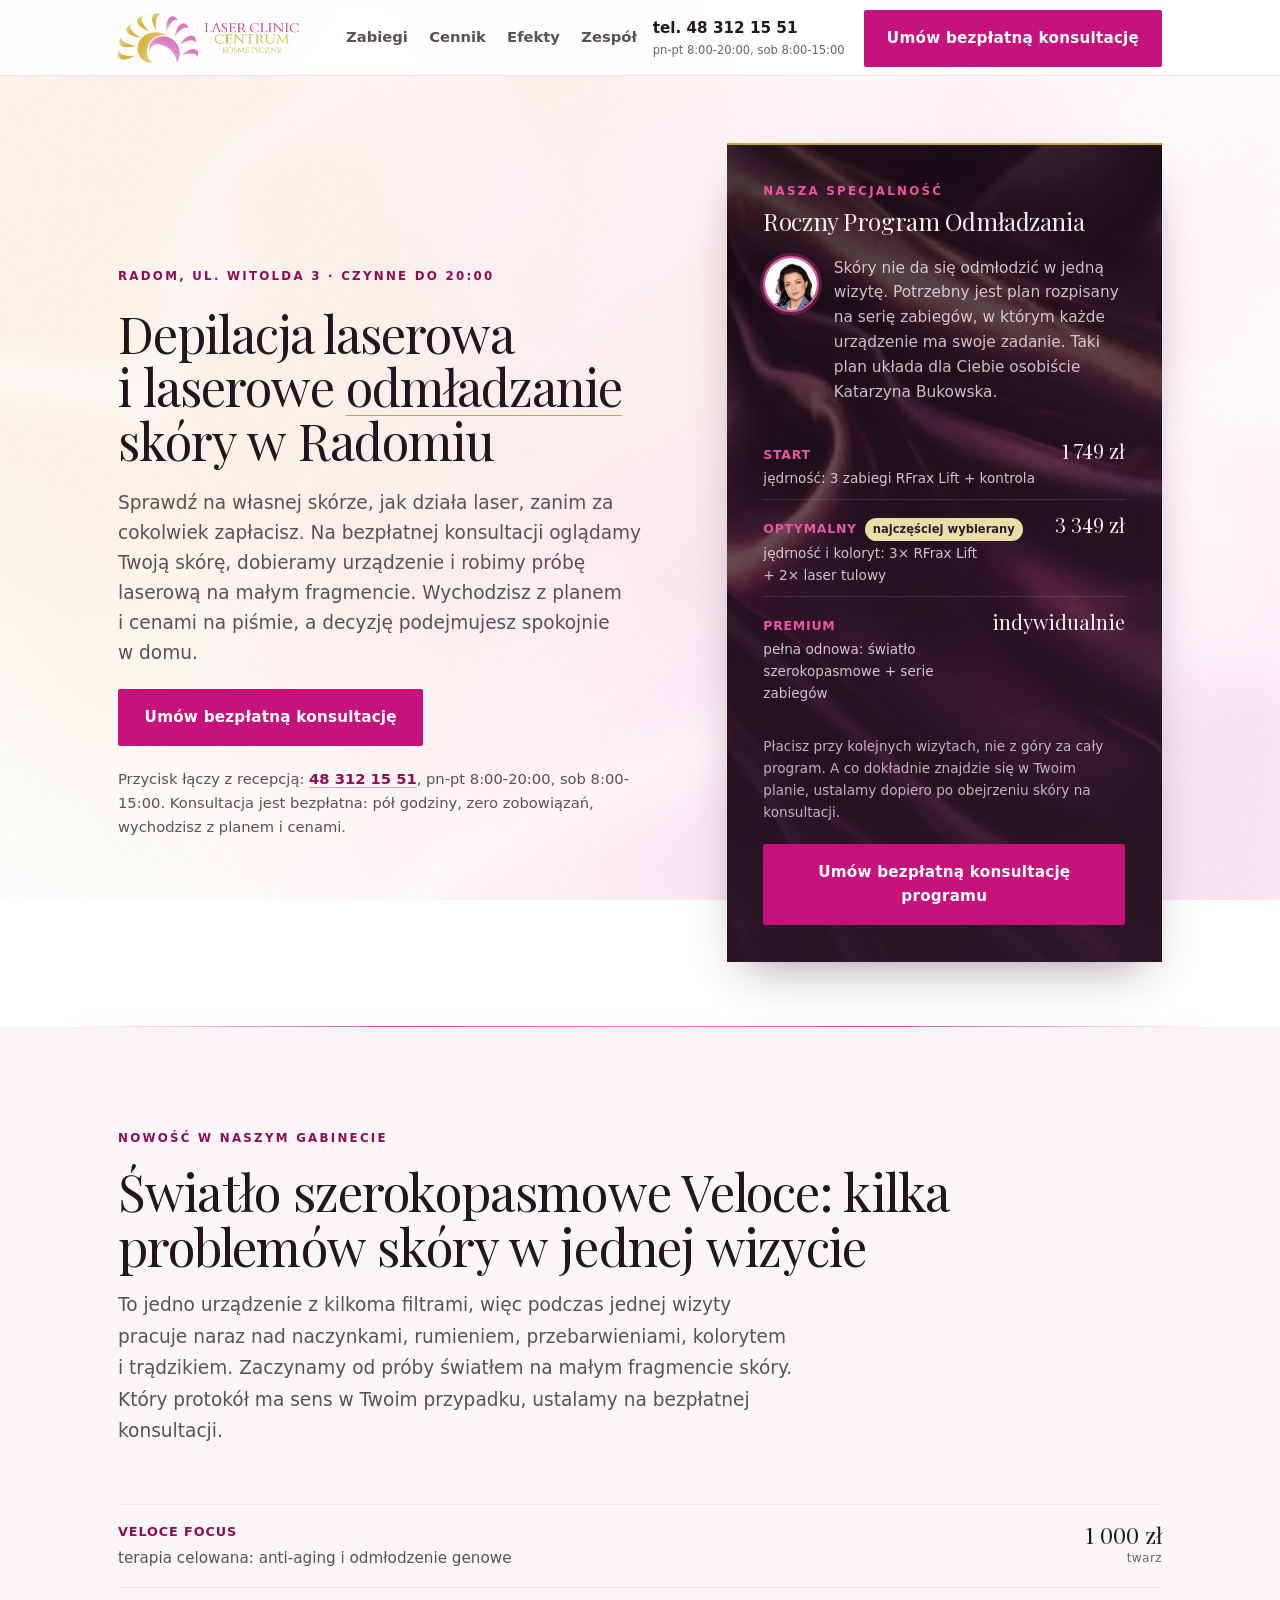
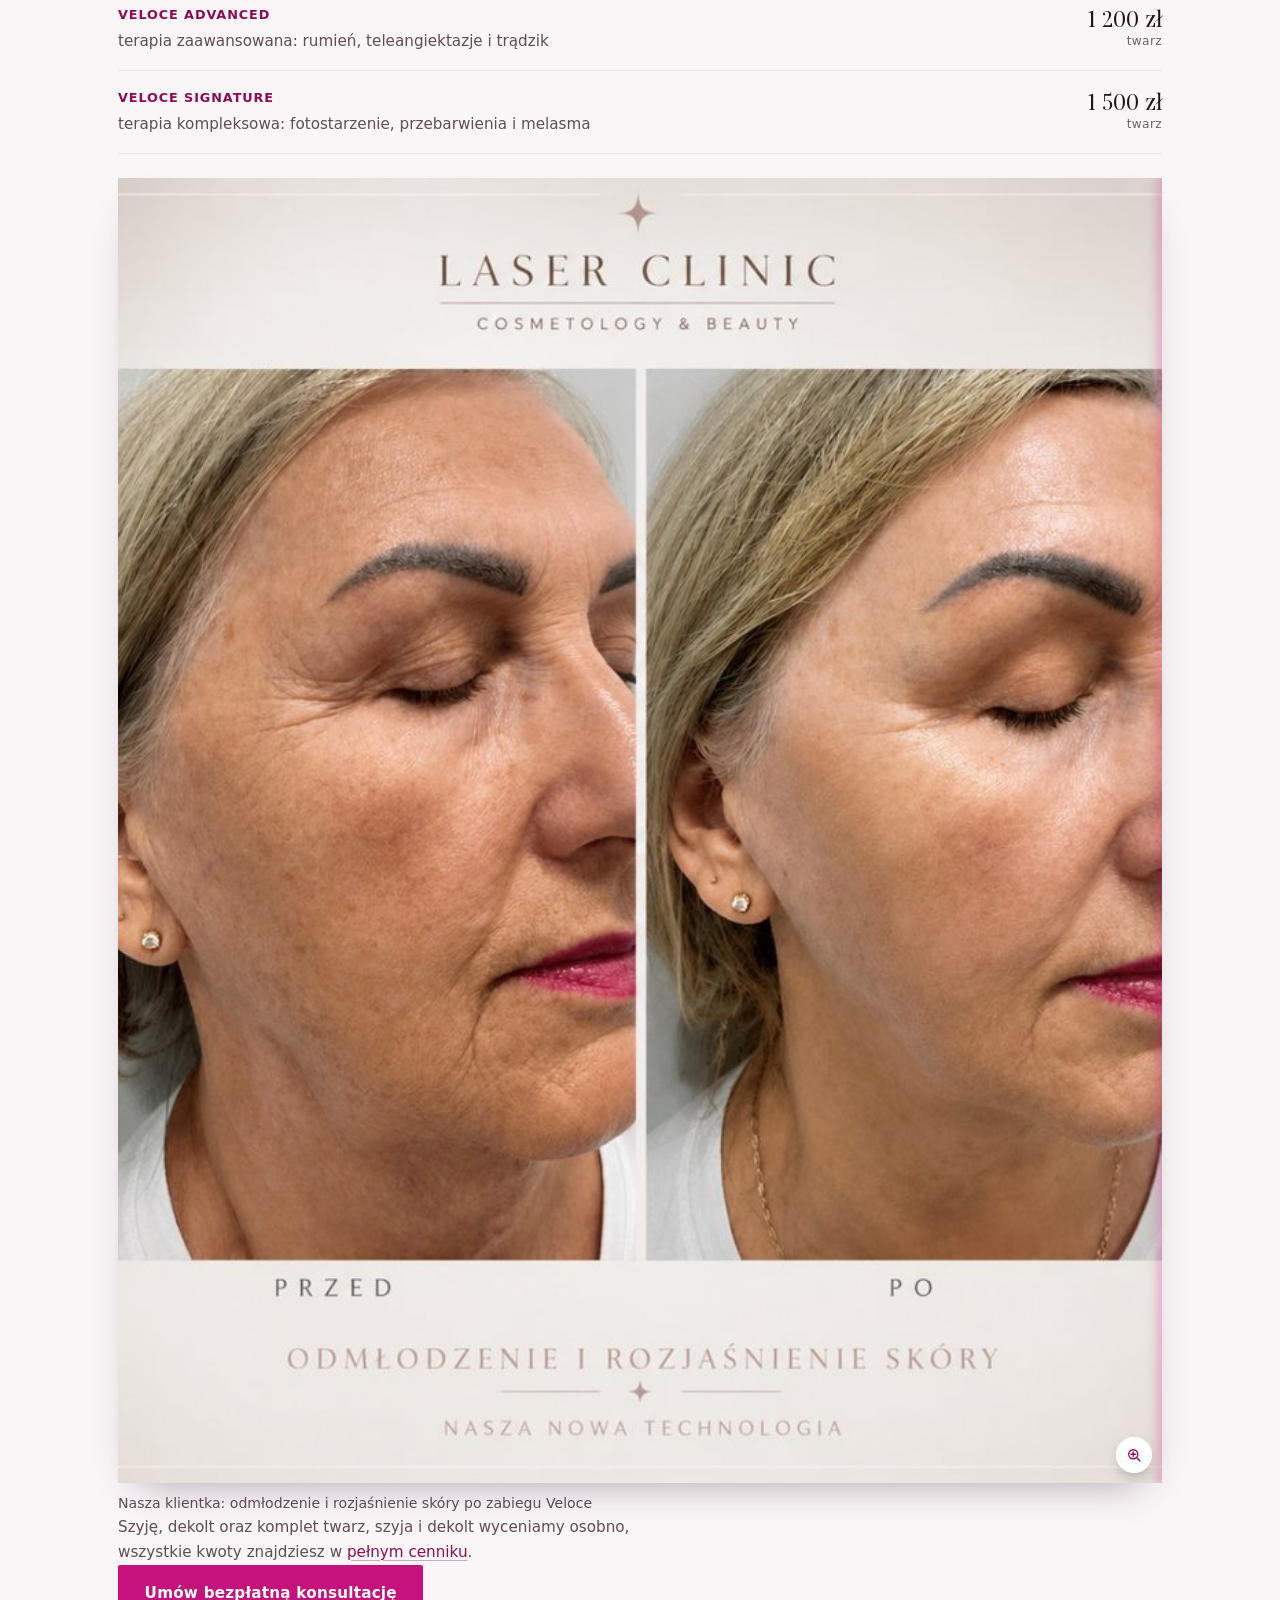
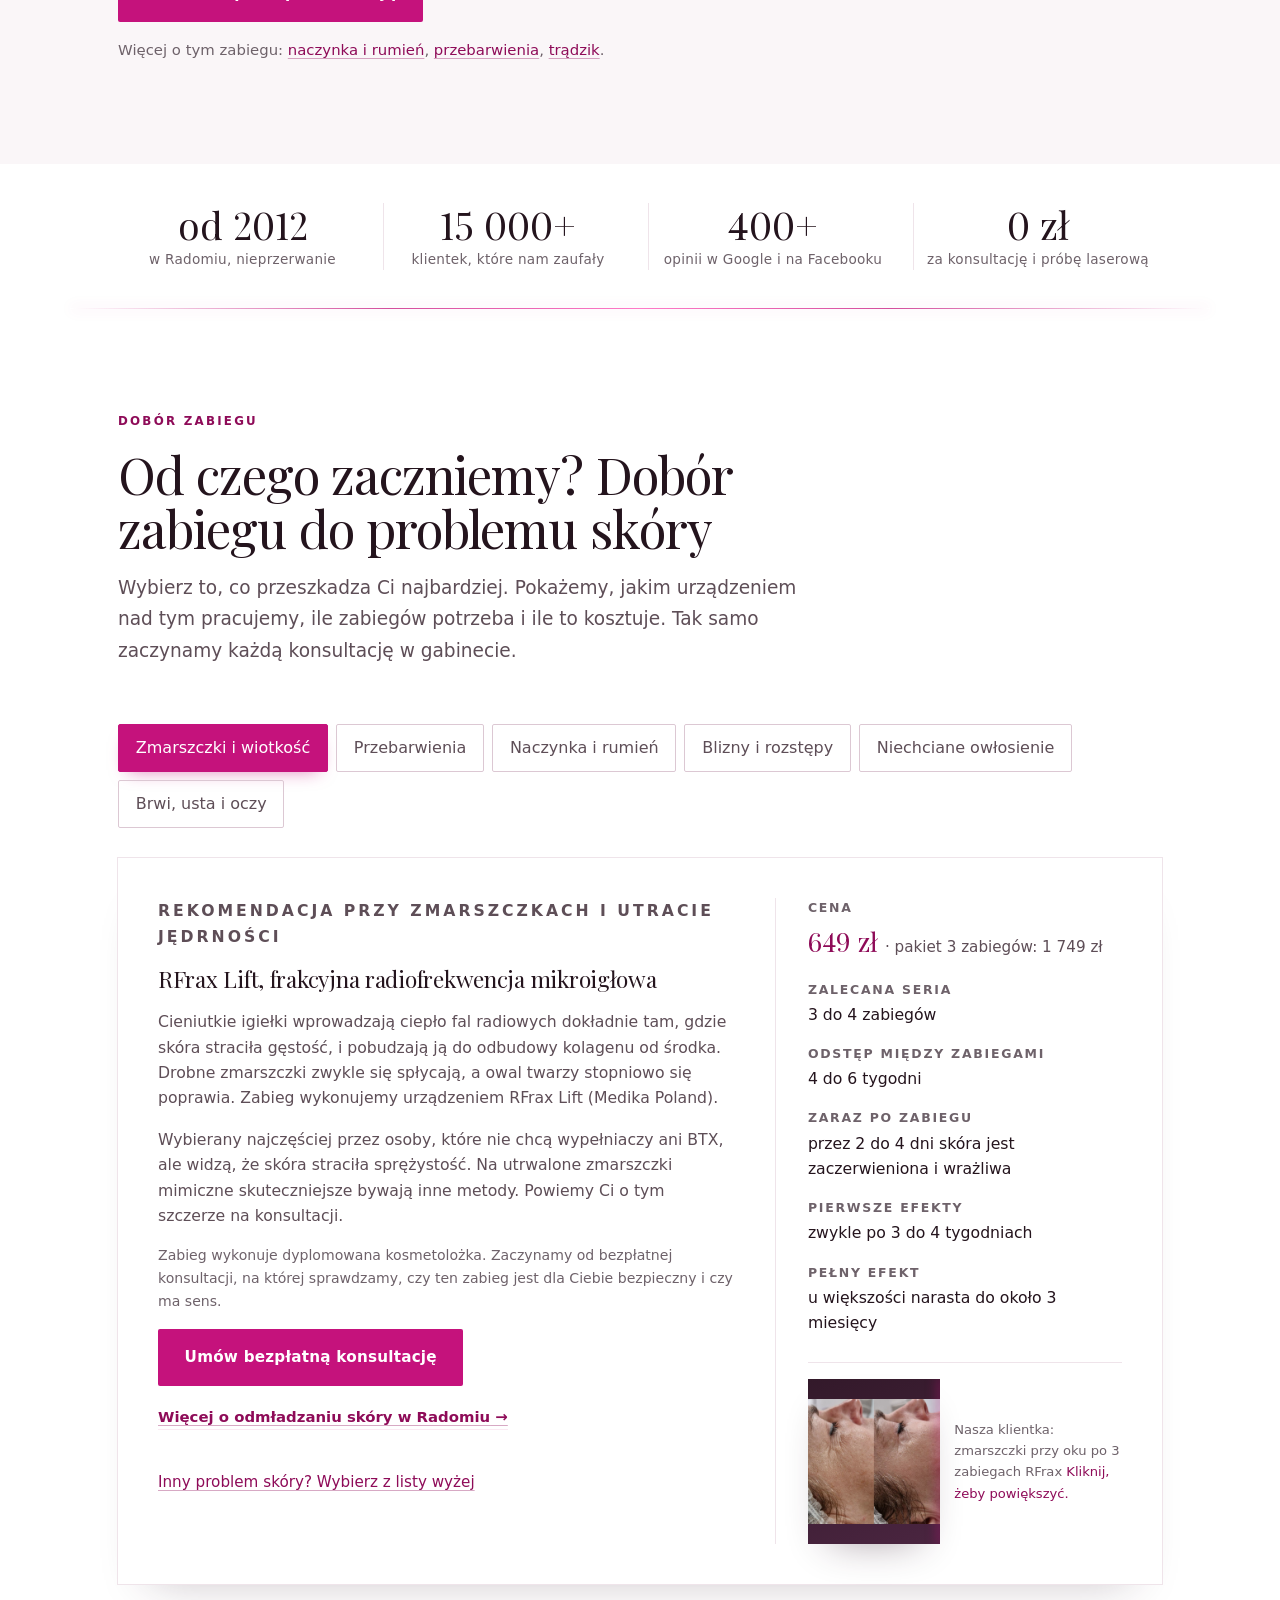
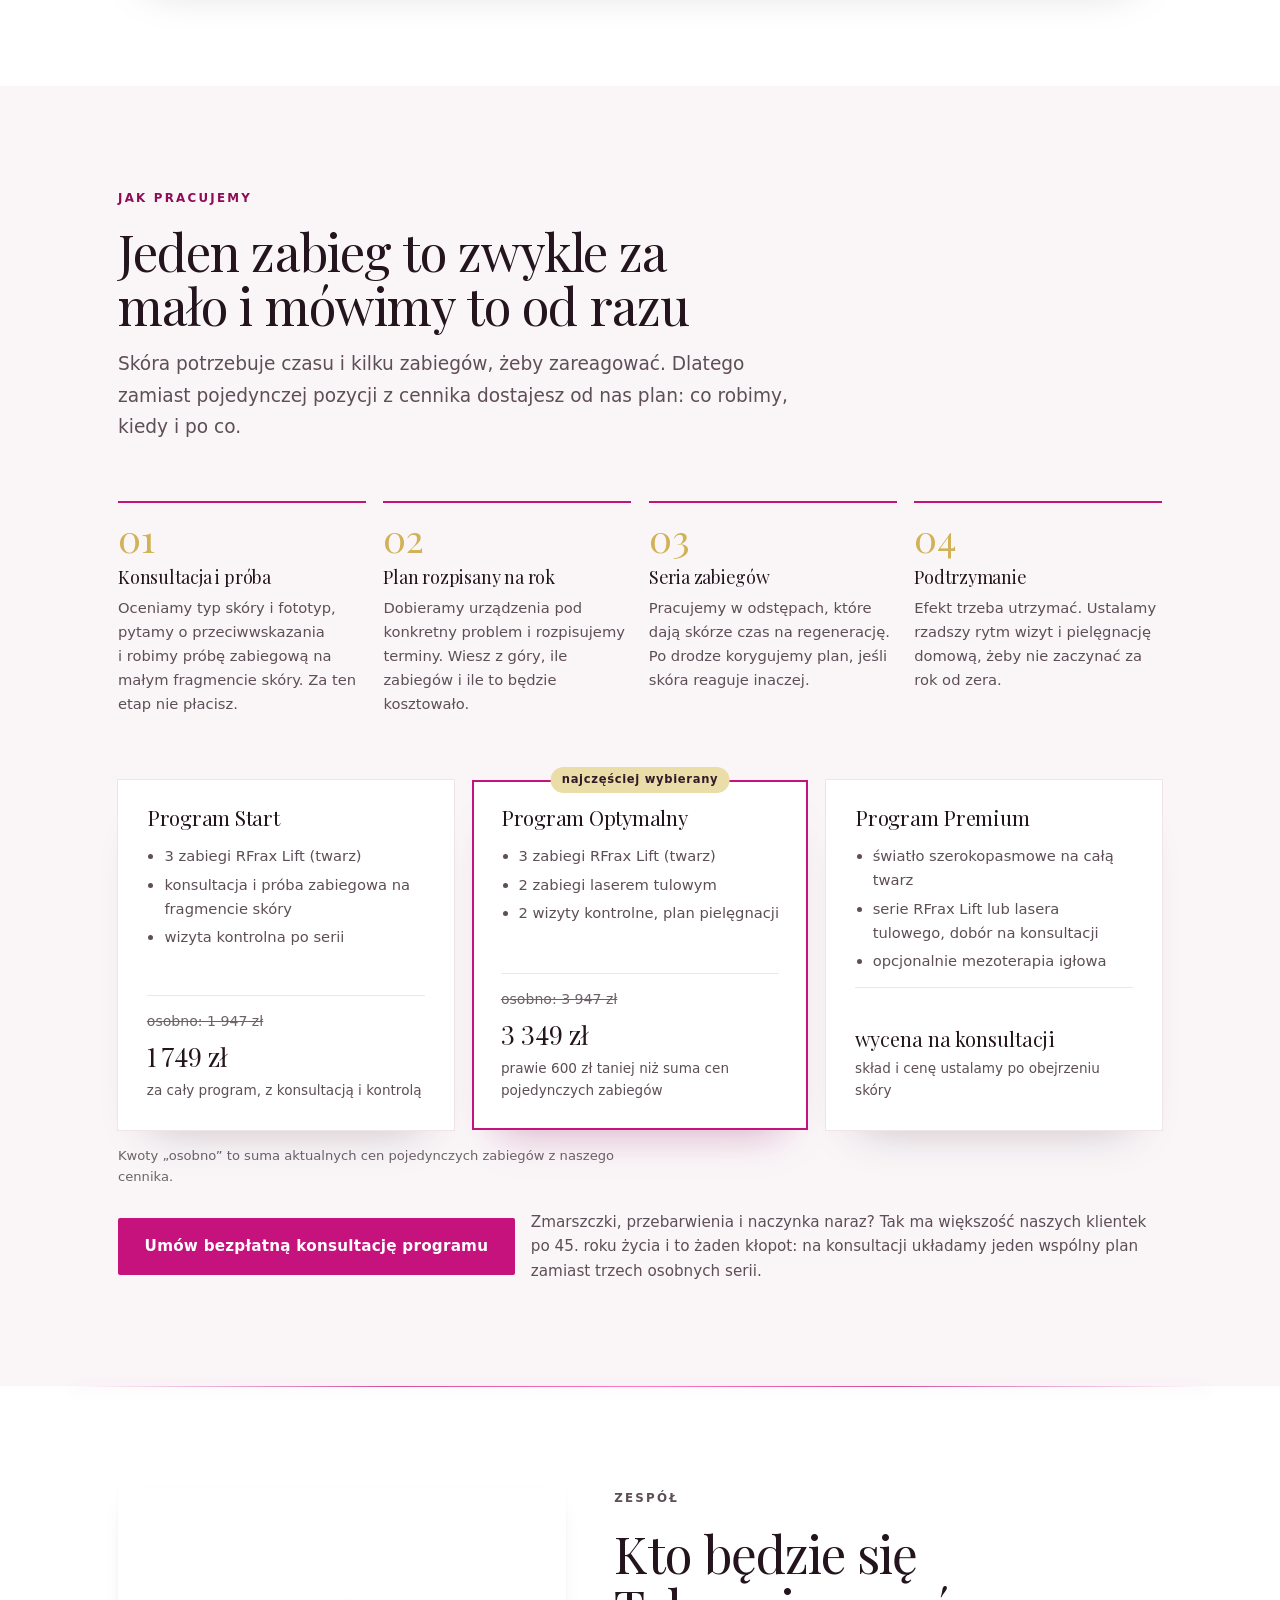
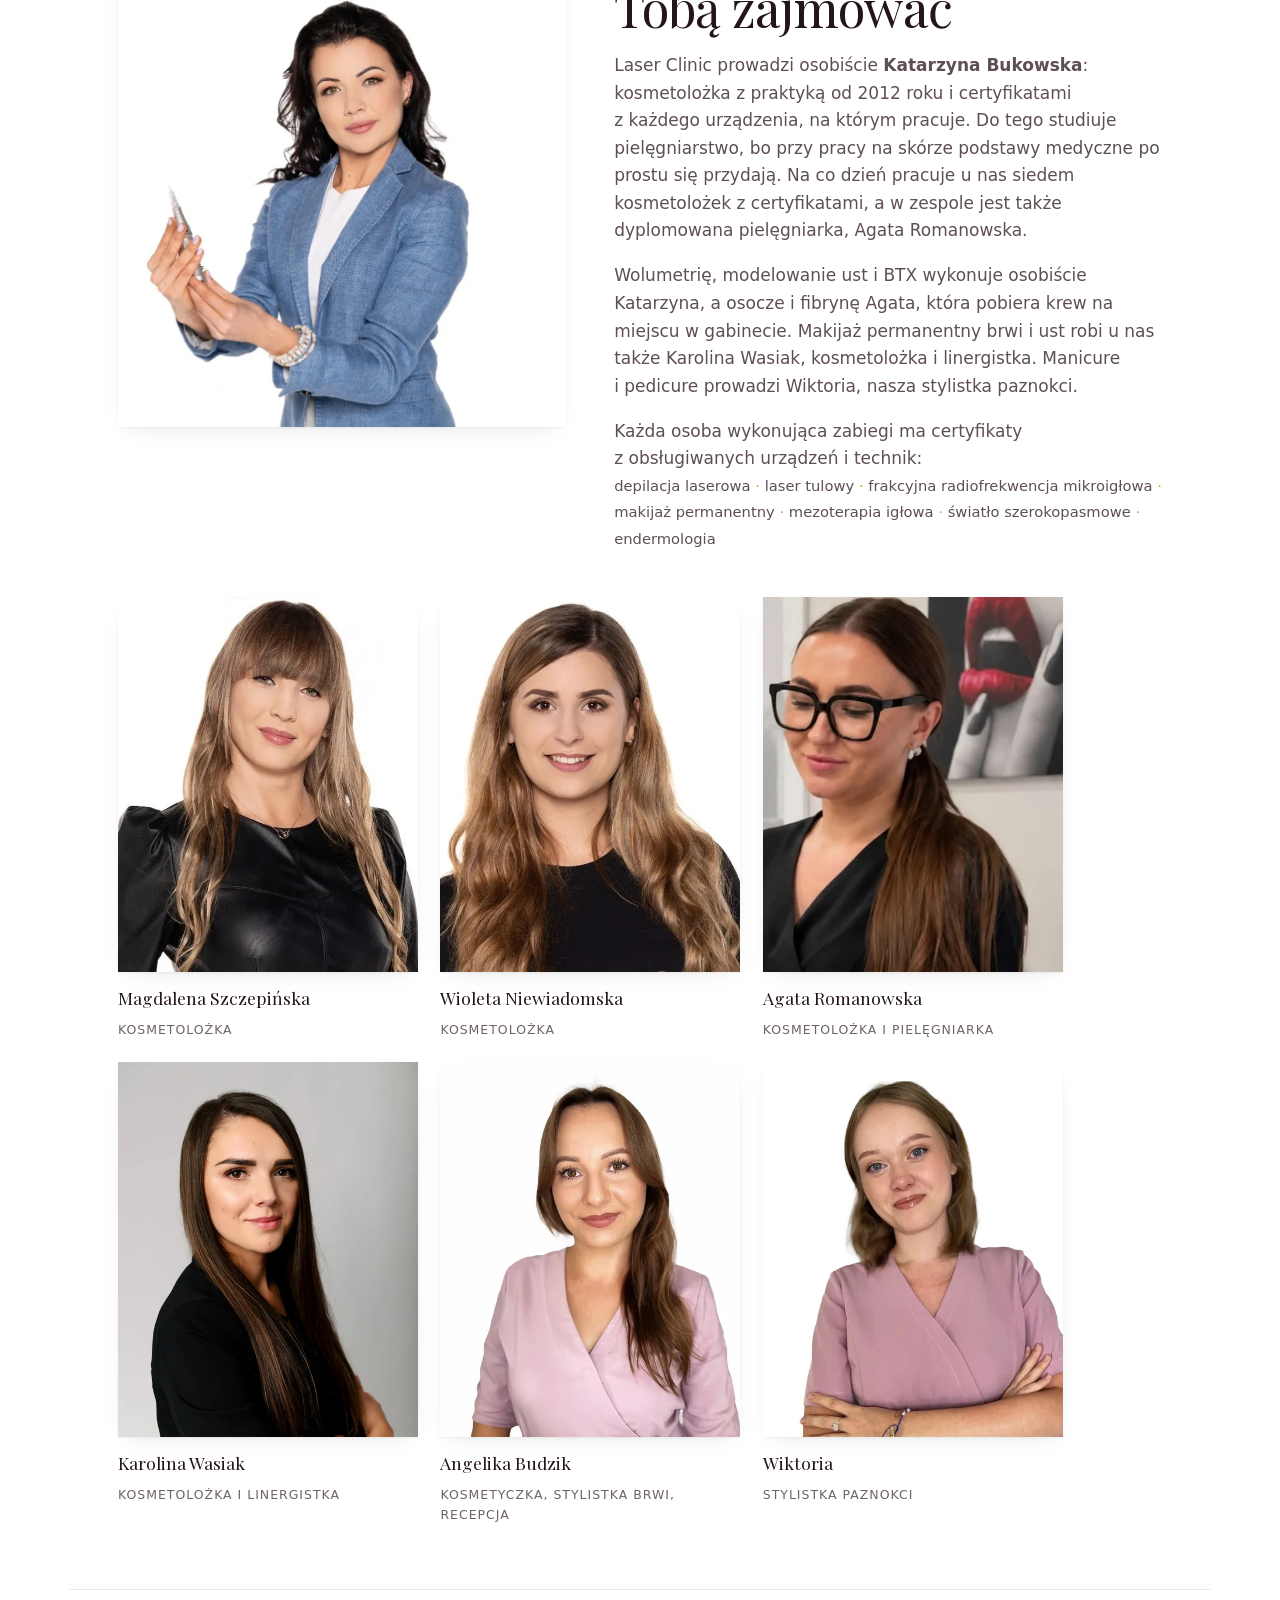
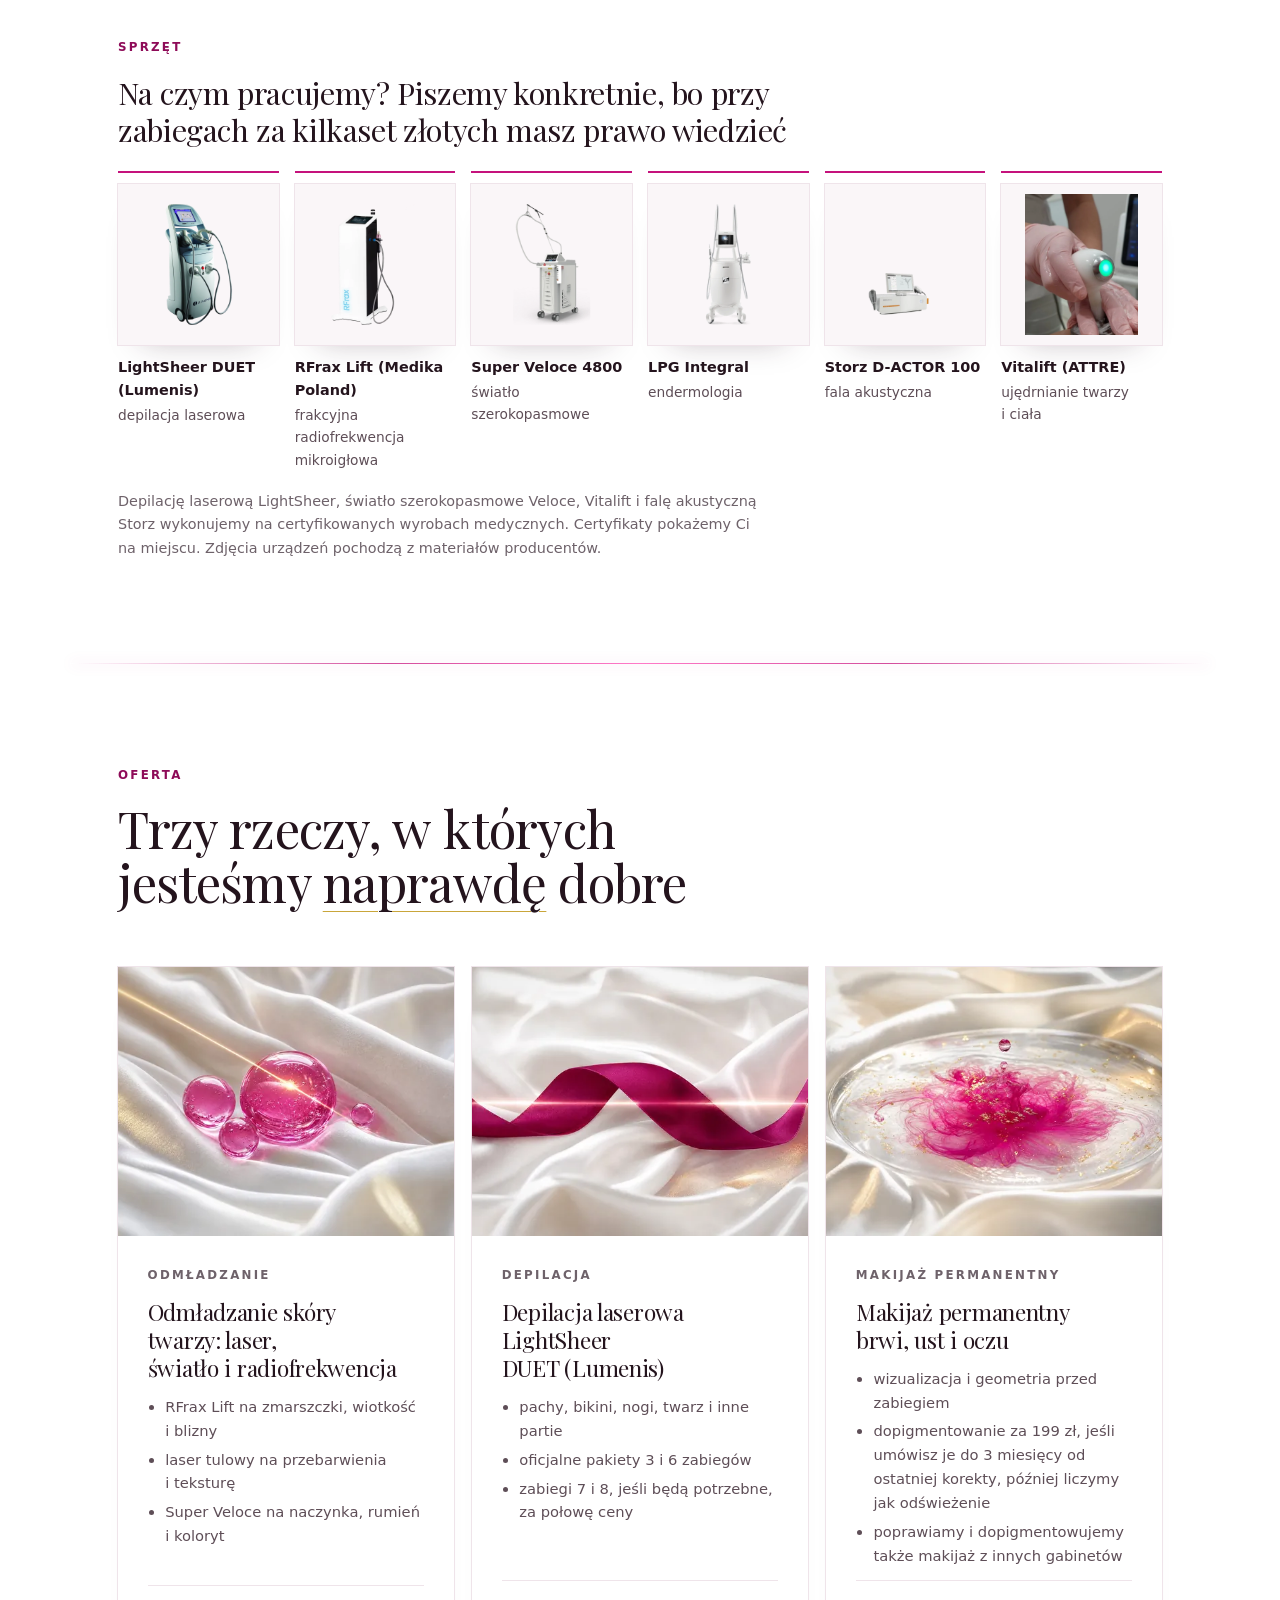
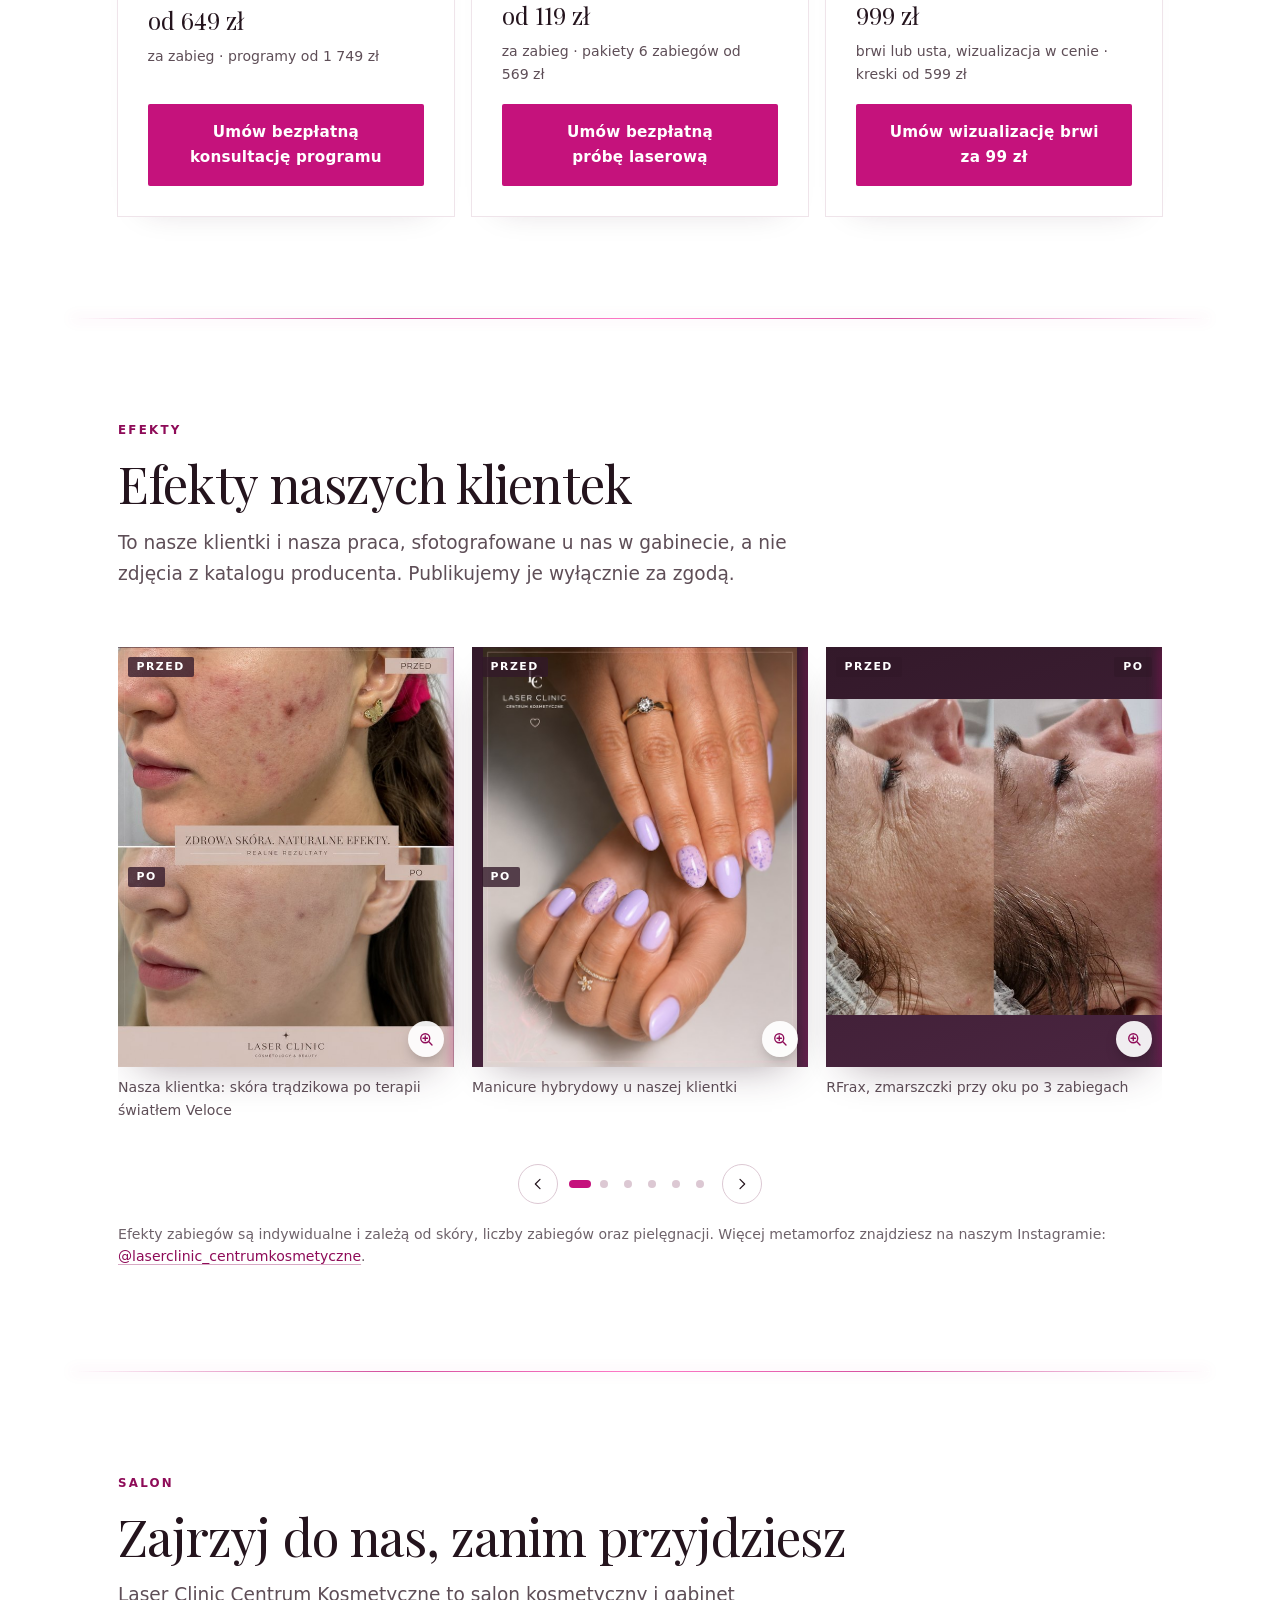
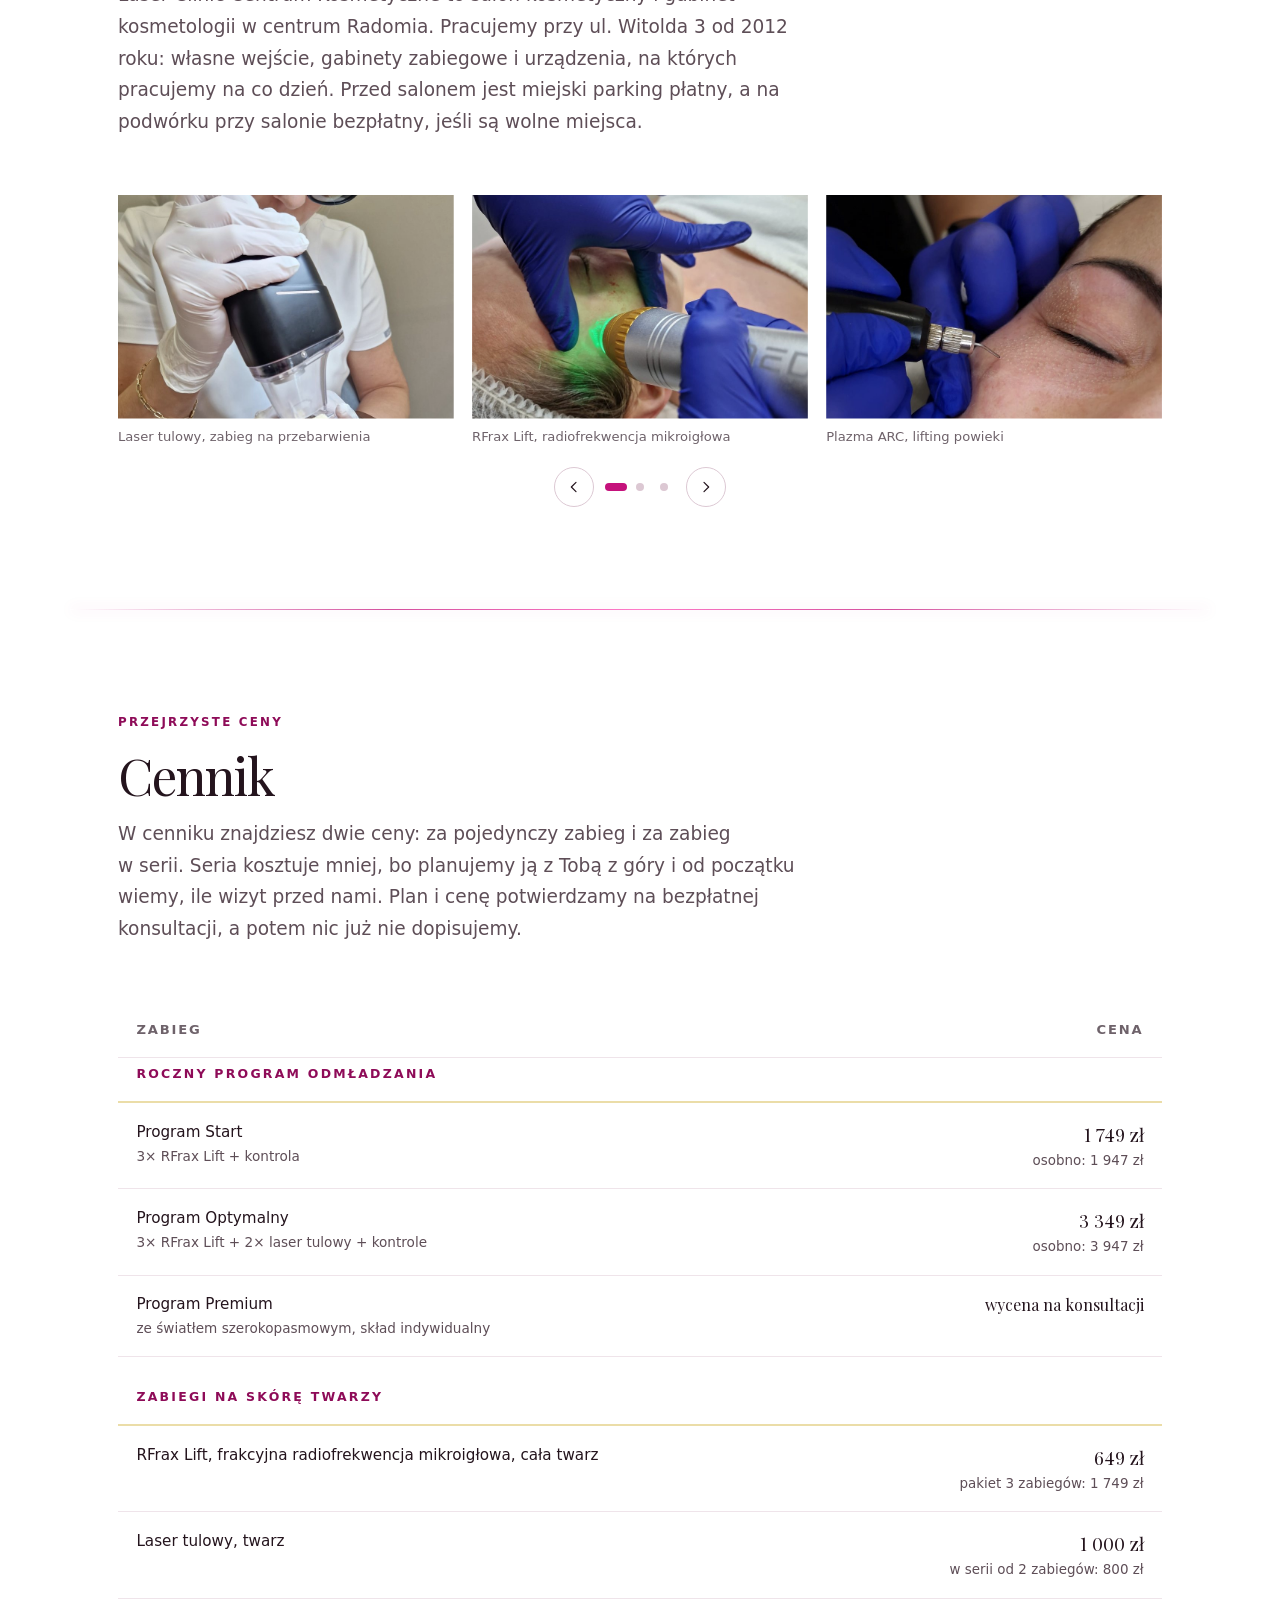
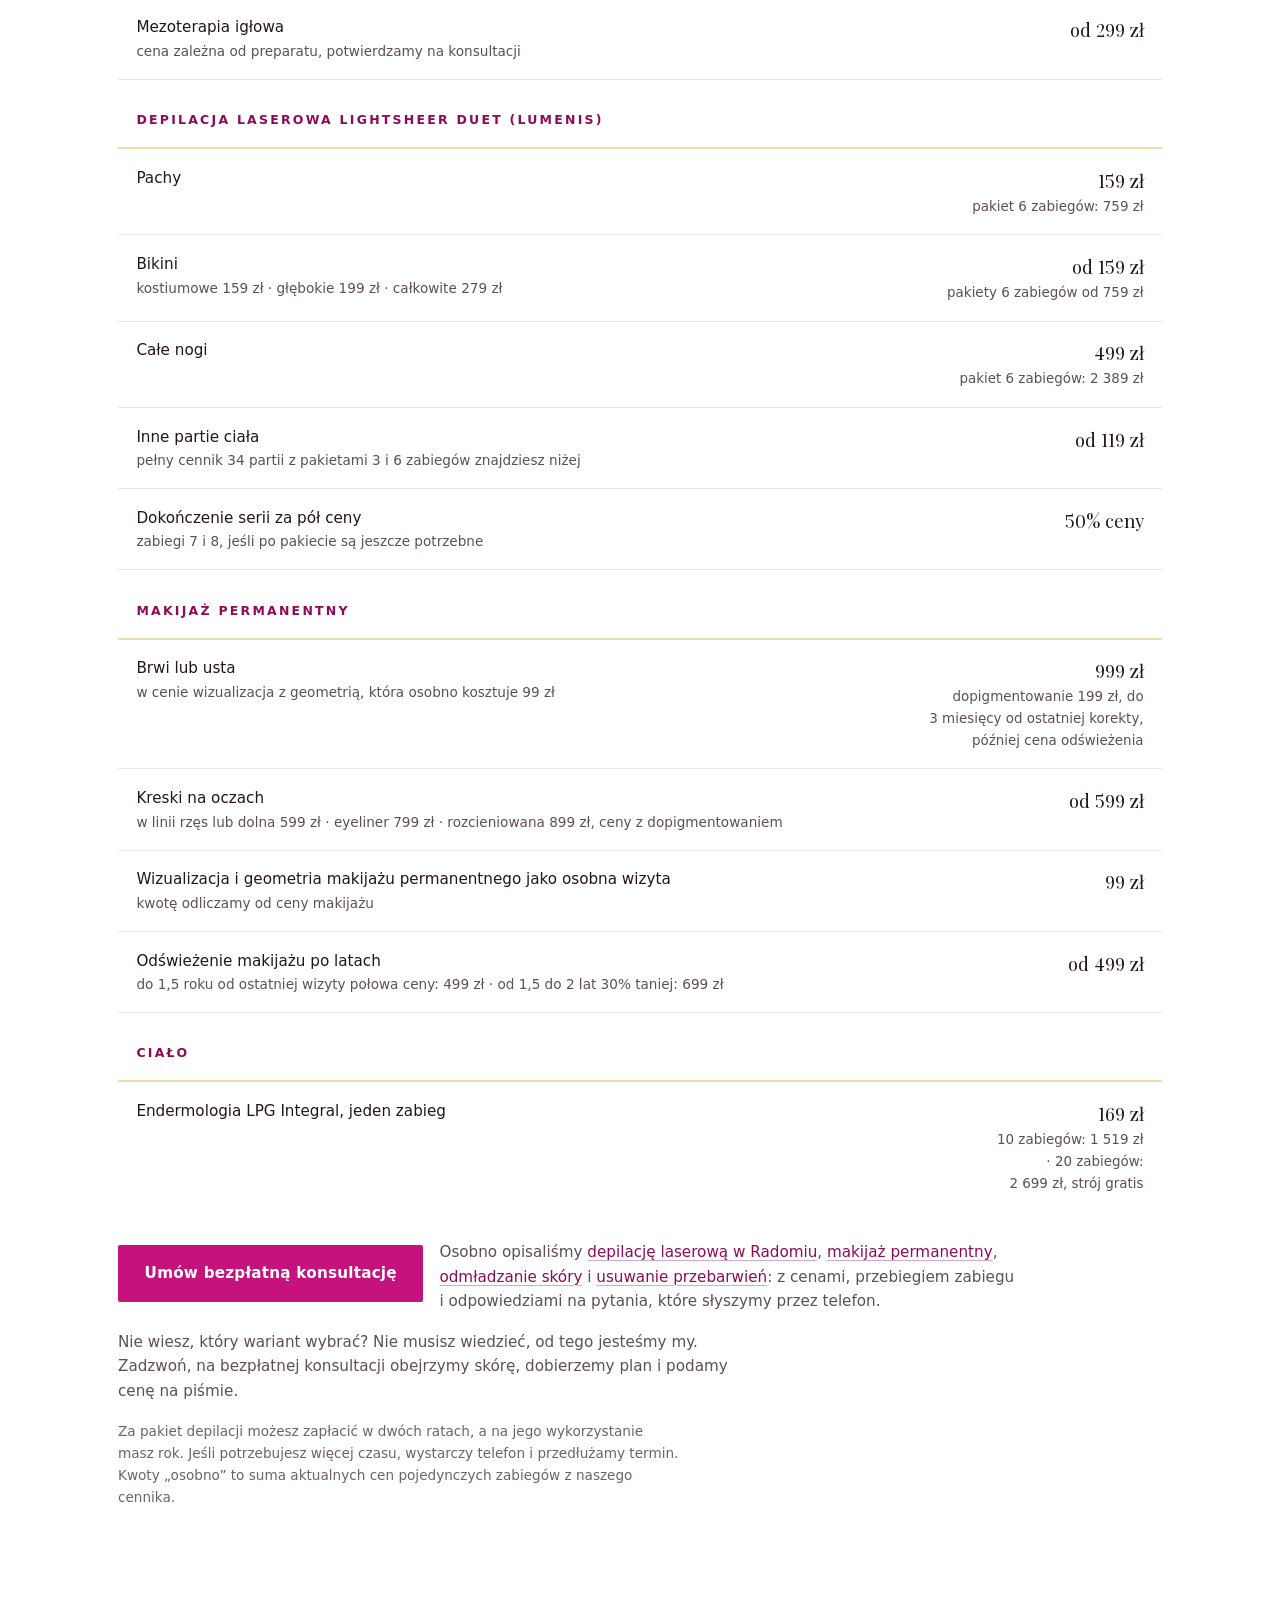
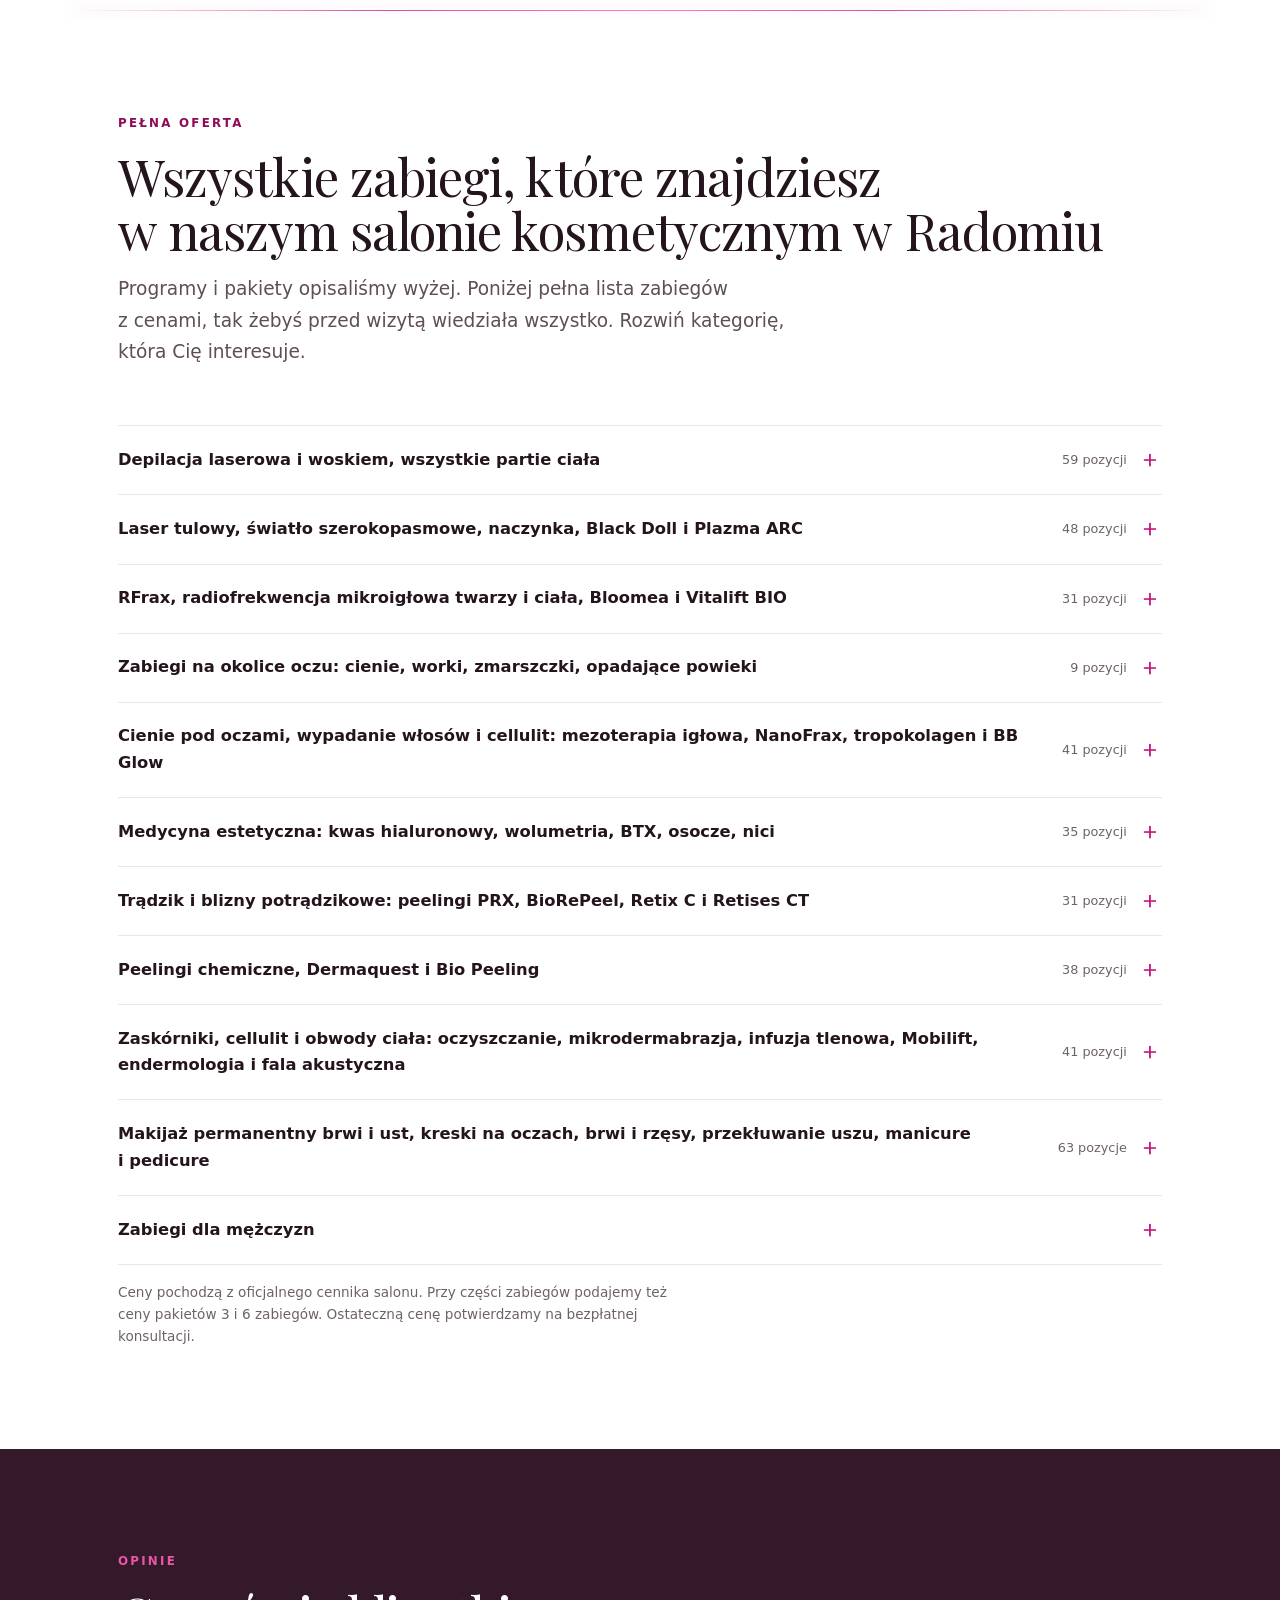
<file: index.html>
<!doctype html>
<html lang="pl">
<head>
<meta charset="utf-8">
<meta name="robots" content="noindex, nofollow"><!-- STAGING -->
<meta name="viewport" content="width=device-width, initial-scale=1, viewport-fit=cover">
<title>Salon kosmetyczny w Radomiu, ul. Witolda 3 | Laser Clinic</title>
<meta name="description" content="Salon kosmetyczny w Radomiu, ul. Witolda 3. Depilacja laserowa, odmładzanie skóry, makijaż permanentny, brwi. Bezpłatna konsultacja, tel. 48 312 15 51.">
<link rel="canonical" href="https://laserclinic.radom.pl/">
<!-- do potwierdzenia: docelowa domena publikacji i skrzynka e-mail (laserclinic.radom.pl vs laser-clinic.pl) -->
<meta property="og:url" content="https://laserclinic.radom.pl/">
<meta property="og:type" content="website">
<meta property="og:locale" content="pl_PL">
<meta property="og:title" content="Salon kosmetyczny w Radomiu, ul. Witolda 3 | Laser Clinic">
<meta property="og:description" content="Bezpłatna konsultacja i próba laserowa w Radomiu. Depilacja LightSheer DUET (Lumenis), RFrax Lift, laser tulowy, Super Veloce, makijaż permanentny.">
<meta property="og:image" content="https://laserclinic.radom.pl/og.jpg?v=3">
<meta property="og:image:width" content="1200">
<meta property="og:image:height" content="630">
<meta name="theme-color" content="#FFFFFF">
<link rel="preload" as="image" href="assets/hero-poster.webp?v=d5be28" type="image/webp" fetchpriority="high">
<link rel="icon" type="image/png" sizes="32x32" href="assets/favicon-32.png?v=2d1d42">
<link rel="icon" type="image/png" sizes="64x64" href="assets/favicon-64.png?v=34f503">
<link rel="apple-touch-icon" href="assets/apple-touch-icon.png?v=8142bc">

<script>document.documentElement.classList.add("js")</script>
<style>
  @font-face { font-family: 'Playfair Display'; font-style: normal; font-weight: 400; font-display: swap; src: url([data-uri]) format('woff2'); unicode-range: U+0100-02BA, U+02BD-02C5, U+02C7-02CC, U+02CE-02D7, U+02DD-02FF, U+0304, U+0308, U+0329, U+1D00-1DBF, U+1E00-1E9F, U+1EF2-1EFF, U+2020, U+20A0-20AB, U+20AD-20C0, U+2113, U+2C60-2C7F, U+A720-A7FF; }
@font-face { font-family: 'Playfair Display'; font-style: normal; font-weight: 400; font-display: swap; src: url([data-uri]) format('woff2'); unicode-range: U+0000-00FF, U+0131, U+0152-0153, U+02BB-02BC, U+02C6, U+02DA, U+02DC, U+0304, U+0308, U+0329, U+2000-206F, U+20AC, U+2122, U+2191, U+2193, U+2212, U+2215, U+FEFF, U+FFFD; }

  @font-face { font-family: "Avenir Fallback"; src: local("Roboto"), local("Segoe UI"); size-adjust: 96%; ascent-override: 92%; descent-override: 24%; line-gap-override: 0%; }
  :root {
    --ground: #FFFFFF;
    --surface: #FFFFFF;
    --surface-2: #FAF6F8;
    --ink: #24141D;
    --ink-2: #5E4E57;
    --ink-3: #6E626A;
    --line: #EFE4EA;
    --line-strong: #DCC8D3;
    --accent: #C5127C;
    --accent-deep: #8E0B58;
    --accent-tint: #FBEAF3;
    --plum: #33192A;
    --plum-ink: #F7EAF1;
    --plum-accent: #EC55A5;
    --shadow: 0 1px 2px rgba(36,20,29,.05), 0 8px 24px -12px rgba(36,20,29,.14);
    --gold: #C9A63A;
    --gold-soft: #EBDDA8;
    --ease-out: cubic-bezier(.2,.7,.2,1);
    --ease-in-out: cubic-bezier(.65,0,.35,1);

    --font-display: "Playfair Display", "Didot", "Bodoni 72", Georgia, "Times New Roman", serif;
    --font-body: "Avenir Next", "Avenir", "Avenir Fallback", "Segoe UI", system-ui, -apple-system, sans-serif;

    --wrap: 1140px;
    --gutter: clamp(1.15rem, 4vw, 3rem);
  }

  * { box-sizing: border-box; min-width: 0; }
  html { -webkit-text-size-adjust: 100%; }
  a, button, summary { -webkit-tap-highlight-color: transparent; }
  .skip { position: absolute; left: -999px; top: 1rem; z-index: 60; background: #fff; padding: .6rem 1rem; color: var(--accent-deep); }
  .skip:focus { left: 1rem; }
  html, body { overflow-x: hidden; }

  body {
    margin: 0;
    background: var(--ground);
    color: var(--ink);
    font-family: var(--font-body);
    font-size: 17px;
    line-height: 1.62;
    -webkit-font-smoothing: antialiased;
  }

  .wrap { width: 100%; max-width: var(--wrap); margin-inline: auto; padding-inline: var(--gutter); }

  h1, h2, h3 {
    font-family: var(--font-display);
    font-weight: 400;
    text-wrap: balance;
    letter-spacing: -0.012em;
    margin: 0;
  }
  h1 { font-size: clamp(2.15rem, 4.7vw, 3.15rem); line-height: 1.06; letter-spacing: -.02em; }
  @media (max-width: 720px) { h1 { font-size: clamp(1.95rem, 8.6vw, 2.35rem); line-height: 1.1; letter-spacing: -.01em; } }
  h2 { font-size: clamp(2rem, 4.6vw, 3.2rem); line-height: 1.06; letter-spacing: -.018em; }
  h3 { font-size: clamp(1.15rem, 2.2vw, 1.42rem); line-height: 1.24; }

  p { margin: 0; max-width: min(65ch, 100%); }
  a { color: inherit; }

  .eyebrow {
    font-size: .74rem; letter-spacing: .19em; text-transform: uppercase;
    color: var(--accent-deep); font-weight: 600; margin: 0;
    font-family: var(--font-body);
  }
  .eyebrow-muted { color: var(--ink-3); }

  section { padding-block: clamp(3.4rem, 8vw, 7rem); }
  .section-head { display: flex; flex-direction: column; gap: 1rem; margin-bottom: clamp(2.2rem, 4.5vw, 3.6rem); }
  .section-lead { color: var(--ink-2); font-size: clamp(1.02rem, 1.5vw, 1.16rem); line-height: 1.7; max-width: 58ch; }
  em.ac { font-style: normal; text-decoration: underline; text-decoration-color: var(--gold); text-decoration-thickness: 1px; text-underline-offset: .16em; }

  .num { font-variant-numeric: lining-nums tabular-nums; }
  td.price .amt, .plan-variants .v-price, .vcard .v-sum b, .spec dd.big, .card .price-line b, .call-number, .trust-item b, .hero-proof b { font-variant-numeric: lining-nums tabular-nums; }

  /* ---------- buttons ---------- */
  .btn {
    display: inline-flex; align-items: center; justify-content: center; gap: .55rem;
    padding: .95rem 1.6rem; border-radius: 2px;
    font-size: .95rem; font-weight: 600; letter-spacing: .015em;
    text-decoration: none; border: 1px solid transparent; cursor: pointer;
    transition: background-color .25s ease, color .25s ease, border-color .25s ease, transform .25s var(--ease-out), box-shadow .25s ease;
    font-family: var(--font-body); position: relative; overflow: hidden; isolation: isolate;
  }
  .btn-primary { background: var(--accent); color: #FFFFFF; }
  .btn-primary:hover { background: var(--accent-deep); }
  .btn-primary::after { content: ""; position: absolute; inset: 0; z-index: -1; pointer-events: none; background: linear-gradient(105deg, transparent 35%, rgba(255,255,255,.28) 50%, transparent 65%); transform: translateX(-130%); transition: transform .8s var(--ease-out); }
  @media (hover: hover) { .btn-primary:hover { transform: translateY(-1px); box-shadow: 0 12px 24px -12px rgba(197,18,124,.6); } .btn-primary:hover::after { transform: translateX(130%); } }
  .btn:active { transform: translateY(0) scale(.985); transition-duration: .08s; }
  .btn-ghost { border-color: var(--accent); color: var(--accent-deep); background: linear-gradient(var(--accent-tint), var(--accent-tint)) no-repeat 0 0 / 0% 100%; transition: background-size .35s var(--ease-out), border-color .25s, color .25s, transform .25s var(--ease-out); }
  .btn-ghost:hover { background-size: 100% 100%; border-color: var(--accent-deep); }
  .btn { text-align: center; }
  .btn-invert { background: #FFFFFF; color: #8E0B58; }
  .btn-invert:hover { background: #FBEAF3; color: #8E0B58; }
  .btn:focus-visible, a:focus-visible, button:focus-visible, summary:focus-visible {
    outline: 2px solid var(--accent); outline-offset: 3px;
  }

  /* ---------- header ---------- */
  header.site {
    position: sticky; top: 0; z-index: 40; position: -webkit-sticky;
    background: rgba(255,255,255,.92);
    background: color-mix(in srgb, var(--ground) 92%, transparent);
    backdrop-filter: blur(10px); -webkit-backdrop-filter: blur(10px);
    transition: box-shadow .3s ease;
  }
  header.site::after { content: ""; position: absolute; left: 0; right: 0; bottom: 0; height: 1px; background: var(--line); transition: background .35s, box-shadow .35s; pointer-events: none; }
  header.site.is-scrolled { box-shadow: 0 8px 24px -18px rgba(51,25,42,.25); }
  header.site.is-scrolled::after { background: linear-gradient(90deg, transparent, rgba(197,18,124,.9) 30%, #FF7AC8 50%, rgba(197,18,124,.9) 70%, transparent); box-shadow: 0 0 10px rgba(197,18,124,.3); }
  .brand img { transform-origin: left center; transition: transform .3s var(--ease-out); }
  .is-scrolled .brand img { transform: scale(.86); }
  .bar { display: flex; align-items: center; justify-content: space-between; gap: 1rem; padding-block: .6rem; position: relative; }
  .brand img { display: block; height: 52px; width: auto; }
  .site-nav { display: none; gap: 1.1rem; margin-inline: 2rem auto; }
  .site-nav a { font-size: .92rem; font-weight: 600; text-decoration: none; color: var(--ink-2); padding: .3rem 0; border-bottom: 2px solid transparent; white-space: nowrap; }
  .site-nav a:hover { color: var(--accent-deep); border-bottom-color: var(--accent); }
  @media (min-width: 1000px) { .site-nav { display: flex; } .head-tel small { display: none; } .head-actions { gap: 1rem; } .head-actions .btn { padding: .8rem 1.1rem; font-size: .9rem; white-space: nowrap; } .brand img { height: 46px; } }
  @media (min-width: 1280px) { .site-nav { gap: 1.35rem; } .head-tel small { display: block; } .head-actions .btn { padding: .95rem 1.4rem; font-size: .95rem; } .brand img { height: 52px; } }
  .nav-toggle {
    display: none; width: 44px; height: 44px; padding: 10px; border: 1px solid var(--line-strong); border-radius: 2px;
    background: var(--surface); cursor: pointer; flex-direction: column; justify-content: space-between;
  }
  .nav-toggle span { display: block; height: 2px; background: var(--ink); border-radius: 2px; transition: transform .2s ease, opacity .2s ease; }
  .nav-toggle[aria-expanded="true"] span:nth-child(1) { transform: translateY(9px) rotate(45deg); }
  .nav-toggle[aria-expanded="true"] span:nth-child(2) { opacity: 0; }
  .nav-toggle[aria-expanded="true"] span:nth-child(3) { transform: translateY(-9px) rotate(-45deg); }
  @media (max-width: 999px) {
    .nav-toggle { display: flex; }
    .site-nav { margin: 0; }
    .site-nav.open {
      display: flex; flex-direction: column; gap: 0;
      position: absolute; left: 0; right: 0; top: 100%;
      background: var(--surface); border-bottom: 1px solid var(--line); box-shadow: var(--shadow);
      padding: .5rem var(--gutter) 1rem;
    }
    .site-nav.open a { padding: .85rem 0; border-bottom: 1px solid var(--line); font-size: 1.02rem; }
    .site-nav.open a:last-child { border-bottom: 0; }
  }
  .head-actions { display: flex; align-items: center; gap: 1.25rem; }
  .head-tel { font-weight: 600; font-size: .95rem; text-decoration: none; white-space: nowrap; }
  .head-tel:hover { color: var(--accent-deep); }
  .head-tel small { display: block; font-weight: 400; font-size: .72rem; color: var(--ink-3); text-align: right; }
  @media (max-width: 720px) { .head-actions .btn { display: none; } .head-tel small { display: none; } .head-tel { display: inline-flex; align-items: center; gap: .4rem; min-height: 42px; padding: 0 .85rem; border: 1.5px solid var(--accent); border-radius: 999px; color: var(--accent-deep); font-weight: 700; font-size: .98rem; } .head-tel .pre { display: none; } .head-tel::before { content: ""; width: 15px; height: 15px; background: currentColor; -webkit-mask: url("data:image/svg+xml,%3Csvg xmlns=%27http://www.w3.org/2000/svg%27 viewBox=%270 0 24 24%27%3E%3Cpath d=%27M6.6 10.8a15.1 15.1 0 0 0 6.6 6.6l2.2-2.2a1 1 0 0 1 1-.25 11.4 11.4 0 0 0 3.6.6 1 1 0 0 1 1 1V20a1 1 0 0 1-1 1A17 17 0 0 1 3 4a1 1 0 0 1 1-1h3.5a1 1 0 0 1 1 1c0 1.25.2 2.45.6 3.6a1 1 0 0 1-.25 1z%27/%3E%3C/svg%3E") center/contain no-repeat; mask: url("data:image/svg+xml,%3Csvg xmlns=%27http://www.w3.org/2000/svg%27 viewBox=%270 0 24 24%27%3E%3Cpath d=%27M6.6 10.8a15.1 15.1 0 0 0 6.6 6.6l2.2-2.2a1 1 0 0 1 1-.25 11.4 11.4 0 0 0 3.6.6 1 1 0 0 1 1 1V20a1 1 0 0 1-1 1A17 17 0 0 1 3 4a1 1 0 0 1 1-1h3.5a1 1 0 0 1 1 1c0 1.25.2 2.45.6 3.6a1 1 0 0 1-.25 1z%27/%3E%3C/svg%3E") center/contain no-repeat; } .brand img { height: 42px; } }
  @media (max-width: 380px) { .head-tel { font-size: .9rem; padding-inline: .6rem; } }

  /* ---------- hero ---------- */
  .hero { padding-top: clamp(2.4rem, 5.5vw, 4.2rem); padding-bottom: clamp(2.4rem, 5.5vw, 4rem); }
  .hero-grid { display: grid; gap: clamp(2rem, 5vw, 3.4rem); grid-template-columns: 1fr; }
  @media (min-width: 940px) { .hero-grid { grid-template-columns: 1.12fr .88fr; align-items: center; } }
  .hero-copy { display: flex; flex-direction: column; gap: 1.3rem; align-items: flex-start; min-width: 0; }
  .hero-copy > * { max-width: 100%; }
  .hero-grid > * { min-width: 0; }
  .hero-lead { font-size: clamp(1.02rem, 1.7vw, 1.16rem); color: var(--ink-2); }
  .hero-cta { display: flex; flex-wrap: wrap; gap: .75rem; }
  .hero-note { font-size: .92rem; color: var(--ink-2); }

  .hero-card {
    position: relative; overflow: hidden; isolation: isolate;
    background: var(--plum);
    color: var(--plum-ink);
    box-shadow: 0 22px 48px -20px rgba(51,25,42,.45);
    border-top: 2px solid var(--gold);
    padding: clamp(1.6rem, 3.4vw, 2.3rem);
    display: flex; flex-direction: column; gap: 1.3rem;
  }
  .hero-card::before { content: ""; position: absolute; inset: -12% 0; z-index: -2; background: url("assets/hero-poster.jpg?v=d9789d") center / cover no-repeat; background-image: -webkit-image-set(url("assets/hero-poster.webp?v=d5be28") type("image/webp"), url("assets/hero-poster.jpg?v=d9789d") type("image/jpeg")); background-image: image-set(url("assets/hero-poster.webp?v=d5be28") type("image/webp"), url("assets/hero-poster.jpg?v=d9789d") type("image/jpeg")); transform: translate3d(0, var(--py, 0px), 0) scale(1.04); }
  .hero-card::after { content: ""; position: absolute; inset: 0; z-index: -1; background: linear-gradient(160deg, rgba(23,13,19,.8) 0%, rgba(51,25,42,.7) 55%, rgba(51,25,42,.86) 100%); }
  .hero-card > * { position: relative; z-index: 1; }
  .hero-card .hero-video { position: absolute; inset: -12% 0; z-index: -2; width: 100%; height: 124%; object-fit: cover; opacity: 0; transition: opacity 1.4s ease; transform: translate3d(0, var(--py, 0px), 0) scale(1.04); pointer-events: none; }
  .hero-card .hero-video.is-on { opacity: 1; }
  .hero-card .sheen { position: absolute; inset: 0; z-index: 0; pointer-events: none; background: linear-gradient(115deg, transparent 40%, rgba(255,255,255,.14) 50%, transparent 60%); transform: translateX(-130%); }
  .owner { display: flex; gap: .9rem; align-items: flex-start; }
  .owner img { width: 56px; height: 56px; border-radius: 50%; object-fit: cover; flex: none; border: 2px solid var(--plum-accent); box-shadow: 0 0 0 3px rgba(236,85,165,.25); }
  .hero-proof { list-style: none; margin: 0; padding: 0; display: grid; grid-template-columns: repeat(4, 1fr); width: 100%; gap: 0; font-size: .84rem; color: var(--ink-2); border-block: 1px solid var(--line); }
  @media (max-width: 420px) { .hero-proof { grid-template-columns: repeat(2, 1fr); } .hero-proof li:nth-child(odd) { border-left: 0; } .hero-proof li:nth-child(n+3) { border-top: 1px solid var(--line); } }
  @media (max-width: 720px) { .hero-cta, .hero-cta .btn { width: 100%; } .price-cta .btn, .callback .btn, .concern-panel .btn, .card .btn, .hero-card .btn { width: 100%; } .hero-card .btn { align-self: stretch; } .btn-primary { min-height: 56px; } .callback .btn { align-self: stretch !important; } }
  @media (max-width: 480px) { .hero { padding-top: 1.6rem; } .hero-copy { gap: 1rem; } .hero-lead { font-size: .98rem; line-height: 1.55; } }
  .hero-proof li { display: flex; flex-direction: column; gap: .05rem; align-items: center; text-align: center; padding: .7rem .25rem; }
  .hero-proof li + li { border-left: 1px solid var(--line); }
  .hero-proof b { font-family: var(--font-display); font-weight: 400; font-size: 1.4rem; line-height: 1.1; color: var(--ink); }
  @media (min-width: 940px) { .hero-proof { display: none; } }
  @media (max-width: 939px) { .hero-card { margin-inline: calc(-1 * var(--gutter)); padding-inline: var(--gutter); } .hero { overflow-x: clip; } }
  .hero-card h2 { color: var(--plum-ink); font-size: 1.5rem; }
  .hero-card > p, .hero-card .owner p { color: rgba(247,234,241,.8); color: color-mix(in srgb, var(--plum-ink) 80%, transparent); font-size: .96rem; }
  .plan-variants { display: flex; flex-direction: column; gap: 0; margin: 0; padding: 0; list-style: none; }
  .plan-variants li {
    display: flex; justify-content: space-between; align-items: baseline; gap: 1rem;
    font-size: .93rem; padding: .6rem 0;
    border-bottom: 1px solid rgba(247,234,241,.14);
    border-bottom: 1px solid color-mix(in srgb, var(--plum-ink) 14%, transparent);
  }
  .plan-variants li:last-child { border-bottom: 0; }
  .plan-variants .v-name { display: flex; flex-direction: column; gap: .1rem; min-width: 0; flex: 1 1 auto; }
  .plan-variants .v-name b { letter-spacing: .06em; font-size: .78rem; text-transform: uppercase; color: var(--plum-accent); display: flex; flex-wrap: wrap; align-items: center; gap: .3rem .5rem; }
  .vflag { font-style: normal; text-transform: none; letter-spacing: 0; font-size: .72rem; font-weight: 600; background: var(--gold-soft); color: var(--plum); padding: .12rem .5rem; border-radius: 999px; }
  @media (max-width: 939px) { .hero-card > p, .hero-card .owner p { color: rgba(247,234,241,.92); } .plan-variants .v-name span { color: rgba(247,234,241,.9); font-size: .92rem; } }
  .plan-variants .v-name span { color: rgba(247,234,241,.82); color: color-mix(in srgb, var(--plum-ink) 82%, transparent); font-size: .85rem; }
  .plan-variants .v-price { font-family: var(--font-display); font-size: 1.25rem; white-space: nowrap; flex: none; text-align: right; }
  .hero-card .card-note { font-size: .85rem; color: rgba(247,234,241,.74); color: color-mix(in srgb, var(--plum-ink) 74%, transparent); }
  .hero-card .btn { align-self: flex-start; }

  /* ---------- trust strip ---------- */
  .trust { padding-block: clamp(1.6rem, 3vw, 2.6rem); }
  @media (max-width: 939px) { .trust { display: none; } }
  .trust-row { display: grid; gap: 1.5rem 1rem; grid-template-columns: repeat(2, 1fr); }
  @media (min-width: 780px) { .trust-row { grid-template-columns: repeat(4, 1fr); } .trust-item + .trust-item { border-left: 1px solid var(--line); } }
  .trust-item { display: flex; flex-direction: column; gap: .2rem; align-items: center; text-align: center; padding-inline: .5rem; }
  .trust-item b { font-family: var(--font-display); font-size: clamp(1.9rem, 3vw, 2.5rem); line-height: 1.1; font-weight: 400; color: var(--ink); }
  .trust-item span { font-size: .85rem; color: var(--ink-3); letter-spacing: .02em; }
  .stars { position: relative; display: inline-block; color: var(--line-strong); letter-spacing: .1em; }
  .stars .stars-fill { position: absolute; left: 0; top: 0; width: 90%; overflow: hidden; white-space: nowrap; color: var(--gold); letter-spacing: .1em; }

  /* ---------- nowosc: swiatlo szerokopasmowe Veloce ---------- */
  .nowosc { background: var(--surface-2); }
  .veloce-list { list-style: none; margin: 0 0 1.5rem; padding: 0; border-top: 1px solid var(--line); }
  .veloce-list li { display: grid; grid-template-columns: 1fr auto; align-items: start; gap: .25rem 1rem; padding: 1.05rem 0; border-bottom: 1px solid var(--line); }
  .veloce-list .vl-name { display: flex; flex-direction: column; gap: .25rem; min-width: 0; }
  .veloce-list .vl-name b { font-size: .8rem; font-weight: 600; letter-spacing: .07em; text-transform: uppercase; color: var(--accent-deep); }
  .veloce-list .vl-name span { font-size: .95rem; line-height: 1.55; color: var(--ink-2); }
  .veloce-list .vl-price { grid-column: 2; text-align: right; white-space: nowrap; font-family: var(--font-display); font-size: 1.25rem; line-height: 1.2; color: var(--ink); }
  .veloce-list .vl-price small { display: block; margin-top: .15rem; font-family: var(--font-body); font-size: .76rem; letter-spacing: .03em; color: var(--ink-3); }
  .veloce-note { max-width: 58ch; font-size: .95rem; line-height: 1.65; color: var(--ink-2); }
  .veloce-links { margin: 1rem 0 0; font-size: .93rem; color: var(--ink-3); }
  .veloce-links a { color: var(--accent-deep); }
  @media (min-width: 640px) { .veloce-list .vl-price { font-size: 1.4rem; } }

  /* ---------- concern selector ---------- */
  .concern-tabs { display: flex; flex-wrap: wrap; gap: .5rem; margin-bottom: 1.9rem; scroll-margin-top: 96px; }
  .concern-tab {
    font-family: var(--font-body); font-size: 1rem;
    min-height: 48px; padding: .62rem 1.05rem;
    border: 1px solid var(--line-strong); background: transparent; color: var(--ink-2);
    border-radius: 2px; cursor: pointer; min-height: 48px;
    transition: background-color .25s ease, color .25s ease, border-color .25s ease, box-shadow .25s ease, transform .2s var(--ease-out);
  }
  .concern-tab:hover { border-color: var(--accent); color: var(--accent-deep); }
  @media (max-width: 480px) { .concern-tabs { display: grid; grid-template-columns: 1fr 1fr; gap: .5rem; } .concern-tab { width: 100%; padding-inline: .5rem; text-align: center; font-size: .95rem; } }
  .concern-tab:active { transform: scale(.97); }
  .concern-tab[aria-selected="true"] { background: var(--accent); border-color: var(--accent); color: #FFFFFF; box-shadow: 0 8px 18px -10px rgba(197,18,124,.6); }

  .concern-panel {
    background: var(--surface); border: 0; box-shadow: 0 0 0 1px var(--line), 0 28px 44px -32px rgba(51,25,42,.28);
    padding: clamp(1.5rem, 3.4vw, 2.5rem);
    display: grid; gap: clamp(1.4rem, 3vw, 2.5rem);
  }
  .concern-panel[hidden] { display: none; }
  @media (min-width: 860px) { .concern-panel { grid-template-columns: 1.25fr .75fr; } }
  .concern-main { display: flex; flex-direction: column; gap: 1rem; align-items: flex-start; }
  .concern-main p { color: var(--ink-2); font-size: .98rem; }
  .concern-main .who { font-size: .88rem; color: var(--ink-3); }
  .more { width: 100%; }
  .more summary { display: none; }
  .more > p + p { margin-top: 1rem; }
  @media (max-width: 859px) {
    .more summary { display: flex; align-items: center; min-height: 44px; cursor: pointer; font-weight: 600; color: var(--accent-deep); list-style: none; }
    .more summary::-webkit-details-marker { display: none; }
    .more summary::after { content: "+"; margin-left: auto; font-family: var(--font-display); font-size: 1.4rem; color: var(--accent); }
    .more[open] summary::after { content: "×"; }
    .more:not([open]) { border-bottom: 1px solid var(--line); }
  }
  .panel-more { display: inline-block; margin: .2rem 0 .9rem; font-size: .93rem; font-weight: 600; color: var(--accent-deep); text-decoration: none; border-bottom: 1px solid var(--accent-tint); }
  .panel-more:hover { border-bottom-color: var(--accent); }
  .panel-more::after { content: " \2192"; }
  .back-tabs { font-size: .95rem; color: var(--accent-deep); display: inline-flex; align-items: center; min-height: 44px; }
  .concern-side {
    border-left: 1px solid var(--line); padding-left: clamp(1.2rem, 2.5vw, 2rem);
    display: flex; flex-direction: column; gap: 1.05rem;
  }
  .side-fx { margin: .4rem 0 0; display: flex; flex-direction: column; gap: .45rem; }
  @media (min-width: 860px) {
    .side-fx { display: grid; grid-template-columns: 132px 1fr; gap: .9rem; align-items: center; margin-top: .6rem; padding-top: 1rem; border-top: 1px solid var(--line); }
    .side-fx .fx-frame::before, .side-fx .fx-frame::after { display: none; }
    .side-fx figcaption::after { content: " Kliknij, żeby powiększyć."; color: var(--accent-deep); }
  }
  .side-fx figcaption { font-size: .82rem; color: var(--ink-3); }
  @media (max-width: 859px) {
    .concern-panel { display: flex; flex-direction: column; }
    .concern-main { display: contents; }
    .concern-main > .eyebrow { order: -3; }
    .concern-main > h3 { order: -2; margin-bottom: .2rem; }
    .concern-panel .btn { align-self: stretch; }
    .concern-side { order: -1; border-left: 0; border-bottom: 1px solid var(--line); padding: 0 0 1.2rem; display: grid; grid-template-columns: 42fr 58fr; gap: .9rem 1.1rem; }
    .concern-side .spec:first-child { grid-column: 1 / -1; }
    .concern-side .side-fx { grid-column: 1; grid-row: 2 / span 3; margin: 0; }
    .concern-side .spec:not(:first-child) { grid-column: 2; }
    .concern-side.no-fx .spec:not(:first-child) { grid-column: auto; }
    .spec dd.big { font-size: 1.85rem; }
    .spec dd.big small { display: block; font-size: .9rem; margin-top: .1rem; }
    .concern-side .spec dd.big small::before { content: none; }
  }
  .concern-panel.is-entering .concern-main, .concern-panel.is-entering .concern-main > * { animation: panelIn .32s var(--ease-out) both; }
  .concern-panel.is-entering .concern-side { animation: panelIn .32s var(--ease-out) 90ms both; }
  @keyframes panelIn { from { opacity: 0; transform: translateY(8px); } to { opacity: 1; transform: none; } }
  .spec { display: flex; flex-direction: column; gap: .12rem; }
  .spec dt { font-size: .78rem; letter-spacing: .14em; text-transform: uppercase; color: var(--ink-3); font-weight: 600; }
  .spec dd { margin: 0; font-size: .98rem; }
  .spec dd.big { font-family: var(--font-display); font-size: 1.65rem; color: var(--accent-deep); }
  .spec dd.big small { font-size: .95rem; font-family: var(--font-body); color: var(--ink-2); }
  .spec dd.big small::before { content: "· "; }

  /* ---------- program ---------- */
  .program { background: var(--surface-2); }
  .steps { display: grid; gap: 1.5rem; grid-template-columns: 1fr; }
  @media (min-width: 780px) { .steps { grid-template-columns: repeat(4, 1fr); gap: 1.1rem; } }
  .step { display: flex; flex-direction: column; gap: .5rem; padding-top: 1.1rem; position: relative; }
  .step::after { content: ""; position: absolute; left: 0; top: 0; height: 2px; width: 100%; background: var(--accent); }
  .step::before { content: attr(data-n); display: block; font-family: var(--font-display); font-size: 2.4rem; line-height: 1; color: var(--gold); opacity: .85; margin-bottom: .1rem; }
  .step .n { display: none; }
  @media (min-width: 480px) and (max-width: 779px) { .steps { grid-template-columns: 1fr 1fr; gap: 1.2rem 1rem; } }
  .step .n { font-family: var(--font-body); font-weight: 600; font-size: .8rem; color: var(--accent-deep); letter-spacing: .08em; font-variant-numeric: tabular-nums; }
  .step h3 { font-size: 1.12rem; }
  .step p { font-size: .92rem; color: var(--ink-2); }

  .variant-cards { display: grid; gap: 1.15rem; grid-template-columns: 1fr; margin-top: clamp(2.6rem, 5vw, 4rem); }
  @media (min-width: 800px) { .variant-cards { grid-template-columns: repeat(3, 1fr); } }
  .vcard {
    background: var(--surface); border: 0; box-shadow: 0 0 0 1px var(--line), 0 28px 44px -32px rgba(51,25,42,.28);
    padding: clamp(1.35rem, 2.6vw, 1.8rem); padding-top: 1.6rem;
    display: flex; flex-direction: column; gap: .85rem; position: relative;
  }
  .vcard.featured { box-shadow: inset 0 0 0 2px var(--accent), 0 26px 40px -26px rgba(142,11,88,.35); }
  @media (min-width: 800px) { .vcard.featured { transform: translateY(-6px); } }
  @media (max-width: 799px) { .vcard.featured { order: -1; } }
  .vcard .flag {
    position: absolute; top: -0.8rem; left: 50%; transform: translateX(-50%); white-space: nowrap;
    background: var(--gold-soft); color: var(--plum);
    font-size: .72rem; font-weight: 600; letter-spacing: .06em; text-transform: none;
    padding: .22rem .7rem; border-radius: 999px;
  }
  .vcard h3 { font-size: 1.28rem; }
  .vcard ul { margin: 0; padding-left: 1.1rem; display: flex; flex-direction: column; gap: .3rem; font-size: .92rem; color: var(--ink-2); }
  .vcard .v-sum { margin-top: auto; padding-top: .9rem; border-top: 1px solid var(--line); display: flex; flex-direction: column; gap: .15rem; }
  .vcard .v-sum s { color: var(--ink-3); font-size: .88rem; display: block; min-height: 1.3em; }
  .vcard .v-sum b { font-family: var(--font-display); font-weight: 400; font-size: 1.6rem; }
  .vcard .v-sum small { color: var(--ink-2); font-size: .85rem; }

  /* ---------- team ---------- */
  .team-grid { display: grid; gap: clamp(1.6rem, 4vw, 3rem); grid-template-columns: 1fr; }
  @media (min-width: 880px) { .team-grid { grid-template-columns: .9fr 1.1fr; align-items: start; } }
  .portrait-wrap { position: relative; }
  @media (min-width: 880px) { .portrait-wrap { position: sticky; top: 96px; } }
  .portrait { position: relative; z-index: 1; width: 100%; height: auto; aspect-ratio: 5 / 6; object-fit: cover; object-position: 50% 30%; display: block; box-shadow: var(--shadow); }
  @media (max-width: 719px) { .portrait { max-height: 46vh; object-position: 50% 15%; } }
  .team-people { display: grid; gap: 1.15rem; grid-template-columns: repeat(3, 1fr); margin-top: clamp(2rem, 4vw, 2.8rem); }
  @media (min-width: 720px) { .team-people { grid-template-columns: repeat(3, minmax(0, 300px)); justify-content: start; } }
  @media (min-width: 1000px) { .team-people { gap: 1.4rem; } }
  .person { display: flex; flex-direction: column; gap: .45rem; }
  .person .ph { display: block; overflow: hidden; box-shadow: var(--shadow); position: relative; }
  .person img { width: 100%; height: auto; aspect-ratio: 4 / 5; object-fit: cover; object-position: var(--pos, 50% 18%); display: block; filter: saturate(.94); }
  .person b { font-family: var(--font-display); font-weight: 400; font-size: 1.1rem; margin-top: .3rem; }
  @media (max-width: 719px) { .person b { font-family: var(--font-body); font-weight: 600; font-size: .8rem; line-height: 1.25; } .portrait { max-height: 52vh; } }
  .person span { font-size: .78rem; color: var(--ink-3); text-transform: uppercase; letter-spacing: .08em; }
  @media (max-width: 719px) { .team-people { grid-template-columns: repeat(3, 1fr); gap: .55rem; } .person { gap: .25rem; } .person b { margin-top: .15rem; } .person span { font-size: .6rem; letter-spacing: .04em; line-height: 1.35; } }
  .team-copy { display: flex; flex-direction: column; gap: 1.1rem; }
  .team-copy p { color: var(--ink-2); }
  .badges { display: block; margin: 0; padding: 0; list-style: none; font-size: .92rem; color: var(--ink-2); line-height: 1.8; }
  .badges li { display: inline; }
  .badges li + li::before { content: " · "; color: var(--gold); }
  .devices { display: grid; gap: 1rem .9rem; grid-template-columns: repeat(2, 1fr); margin: 0; padding: 0; list-style: none; }
  @media (min-width: 700px) { .devices { grid-template-columns: repeat(3, 1fr); gap: 1.3rem 1.1rem; } }
  .devices-wrap { margin-top: clamp(2.6rem, 5vw, 4rem); padding-top: clamp(2rem, 4vw, 3rem); border-top: 1px solid var(--line); }
  .devices-wrap > p { margin-top: 1.2rem; max-width: 70ch; }
  @media (min-width: 1000px) { .devices-wrap .devices { grid-template-columns: repeat(6, 1fr); gap: 1.2rem 1rem; } .devices-wrap .devices li b { font-size: .9rem; } }
  .devices li { display: flex; flex-direction: column; gap: .12rem; font-size: .92rem; position: relative; padding-top: .7rem; }
  .devices li::before { content: ""; position: absolute; left: 0; top: 0; height: 2px; width: 100%; background: var(--accent); }
  .dev-img { display: block; aspect-ratio: 1; background: var(--surface-2); box-shadow: 0 0 0 1px var(--line), 0 18px 30px -24px rgba(51,25,42,.35); margin: .1rem 0 .55rem; overflow: hidden; }
  .dev-img img { width: 100%; height: 100%; object-fit: contain; object-position: 50% 50%; display: block; padding: 6%; }
  .dev-note { font-size: .78rem; color: var(--ink-3); }
  .devices b { font-size: .95rem; }
  .devices span { color: var(--ink-2); font-size: .86rem; }

  /* ---------- offer cards ---------- */
  .cards { display: grid; gap: 1.15rem; grid-template-columns: 1fr; }
  @media (min-width: 760px) { .cards { grid-template-columns: repeat(3, 1fr); } }
  .card {
    background: var(--surface); border: 0; box-shadow: 0 0 0 1px var(--line), 0 18px 32px -28px rgba(51,25,42,.22);
    padding: 0; overflow: hidden;
    display: flex; flex-direction: column;
  }
  .card picture { display: block; flex: none; overflow: hidden; }
  .card .visual {
    width: 100%; height: clamp(210px, 21vw, 300px); aspect-ratio: auto;
    object-fit: cover; display: block; flex: none;
  }
  @media (hover: hover) and (pointer: fine) {
    .card, .vcard, .person .ph { transition: transform .35s var(--ease-out), box-shadow .35s var(--ease-out); }
    .card:hover, .vcard:not(.featured):hover { transform: translateY(-4px); box-shadow: 0 0 0 1px var(--line-strong), 0 24px 40px -22px rgba(51,25,42,.35); }
    .card .visual { transition: transform .8s var(--ease-out); }
    .card:hover .visual { transform: scale(1.04); }
    .person img { transition: transform .6s var(--ease-out); }
    .person:hover img { transform: scale(1.03); }
  }
  .card .card-body {
    padding: clamp(1.35rem, 2.6vw, 1.85rem);
    display: flex; flex-direction: column; gap: .8rem; flex: 1;
  }
  .card ul { margin: 0; padding-left: 1.1rem; display: flex; flex-direction: column; gap: .32rem; font-size: .92rem; color: var(--ink-2); }
  .card .price-line { margin-top: auto; padding-top: .9rem; border-top: 1px solid var(--line); display: flex; flex-direction: column; gap: .35rem; }
  .card .price-line b { font-family: var(--font-display); font-weight: 400; font-size: 1.5rem; }
  .card .price-line span { font-size: .88rem; color: var(--ink-2); }
  .card .btn { margin-top: .35rem; width: 100%; min-height: 52px; align-self: stretch; }
  .card .price-line span { display: block; min-height: 2.9em; }

  /* ---------- effects ---------- */

  .fx-item { margin: 0; display: flex; flex-direction: column; gap: .55rem; }
  .fx-frame { display: block; position: relative; overflow: hidden; aspect-ratio: 4 / 5; appearance: none; -webkit-appearance: none; border: 0; padding: 0; width: 100%; font: inherit; color: inherit; text-align: inherit; background: linear-gradient(160deg, #33192A, #4A2540); box-shadow: 0 18px 40px -22px rgba(51,25,42,.45); cursor: zoom-in; }
  .fx-frame img { position: absolute; inset: 0; width: 100%; height: 100%; object-fit: contain; display: block; filter: saturate(.95); }
  [data-layout] .fx-frame::before, [data-layout] .fx-frame::after { position: absolute; top: .6rem; z-index: 2; font: 600 .68rem/1 var(--font-body); letter-spacing: .14em; text-transform: uppercase; padding: .3rem .55rem; background: rgba(51,25,42,.78); color: #fff; border-radius: 2px; pointer-events: none; }
  [data-layout] .fx-frame::before { content: "Przed"; left: .6rem; }
  [data-layout] .fx-frame::after { content: "Po"; right: .6rem; }
  [data-layout="stack"] .fx-frame::after { top: calc(50% + .6rem); right: auto; left: .6rem; }
  .fx-frame .beam { position: absolute; top: 0; bottom: 0; left: 0; width: 2px; z-index: 3; background: linear-gradient(180deg, transparent, var(--accent), transparent); box-shadow: 0 0 12px 2px rgba(197,18,124,.5); opacity: 0; pointer-events: none; }
  .fx-item figcaption { font-size: .88rem; color: var(--ink-2); }
  .fx-frame .zoom { position: absolute; right: .6rem; bottom: .6rem; z-index: 3; width: 36px; height: 36px; border-radius: 50%; background: rgba(255,255,255,.92); color: var(--accent-deep); display: grid; place-items: center; box-shadow: 0 6px 16px -6px rgba(0,0,0,.4); pointer-events: none; }
  .fx-frame .zoom svg { width: 18px; height: 18px; }
  .side-fx .fx-frame .zoom { width: 28px; height: 28px; right: .4rem; bottom: .4rem; }
  .side-fx .fx-frame .zoom svg { width: 14px; height: 14px; }
  @media (min-width: 860px) { .side-fx .fx-frame .zoom { display: none; } }
  .fx-dialog img { touch-action: pinch-zoom; }
  body:has(dialog[open]) { overflow: hidden; }
  .fx-dialog { border: 0; padding: 0; background: transparent; max-width: none; max-height: none; }
  .fx-dialog img { max-width: 92vw; max-height: 84vh; width: auto; height: auto; object-fit: contain; display: block; box-shadow: 0 30px 80px -20px rgba(0,0,0,.6); }
  .fx-dialog::backdrop { background: rgba(36,20,29,.82); }
  .fx-dialog .call-close { position: fixed; top: 1rem; right: 1rem; color: #fff; font-size: 2rem; width: 44px; height: 44px; }
  .fx-dialog .call-close:hover { background: rgba(255,255,255,.12); color: #fff; }
  .fx-note { margin-top: 1.15rem; font-size: .88rem; color: var(--ink-3); max-width: none; }

  /* ---------- gallery ---------- */
  .gallery figure { margin: 0; display: flex; flex-direction: column; gap: .45rem; }
  .gallery img { width: 100%; height: auto; aspect-ratio: 3 / 2; object-fit: cover; object-position: center 35%; display: block; box-shadow: 0 18px 40px -22px rgba(51,25,42,.35); filter: saturate(.88) contrast(1.02); }
  .gallery figcaption { font-size: .82rem; color: var(--ink-3); }

  .brwi-gal { display: grid; grid-template-columns: repeat(3, 1fr); gap: .8rem; margin: .4rem 0 1.2rem; max-width: 640px; }
  .brwi-gal img { width: 100%; height: auto; aspect-ratio: 4 / 5; object-fit: cover; display: block; box-shadow: var(--shadow); }

  /* ---------- pricing table ---------- */
  .table-scroll { overflow-x: auto; border: 0; background: transparent; }
  table { border-collapse: collapse; width: 100%; min-width: 0; font-size: .95rem; }
  th, td { text-align: left; padding: 1.05rem 1.15rem; border-bottom: 1px solid var(--line); vertical-align: top; }
  th { font-size: .82rem; letter-spacing: .14em; text-transform: uppercase; color: var(--ink-3); font-weight: 600; }
  td.price { text-align: right; font-variant-numeric: lining-nums tabular-nums; white-space: normal; width: 1%; min-width: 9rem; font-weight: 600; }
  #cennik td.price { min-width: 16rem; }
  td.price .amt { white-space: nowrap; font-family: var(--font-display); font-weight: 400; font-size: 1.15rem; }
  td.price small { display: block; font-weight: 400; color: var(--ink-2); font-size: .84rem; white-space: normal; max-width: 18rem; margin-left: auto; text-wrap: balance; }
  td .sub { display: block; color: var(--ink-2); font-size: .85rem; font-weight: 400; }
  tbody tr:last-child td { border-bottom: 0; }
  .grp td { background: transparent; overflow-wrap: anywhere; padding-top: 1.9rem; font-size: .78rem; letter-spacing: .18em; text-transform: uppercase; color: var(--accent-deep); font-weight: 600; border-bottom: 2px solid var(--gold-soft); }
  tbody tr.grp:first-child td { padding-top: .4rem; }
  @media (hover: hover) { tbody tr:not(.grp):hover td { background: var(--accent-tint); transition: background-color .18s; } }
  @media (max-width: 640px) {
    thead { position: absolute; width: 1px; height: 1px; overflow: hidden; clip: rect(0 0 0 0); }
    tr:not(.grp) { display: grid; grid-template-columns: minmax(0, 1fr) auto; column-gap: .8rem; row-gap: .15rem; align-items: baseline; padding: .9rem 0; border-bottom: 1px solid var(--line); }
    td:first-child, td.price { display: contents; }
    td .sub { grid-column: 1 / -1; grid-row: 2; font-size: .9rem; }
    td.price .amt { grid-column: 2; grid-row: 1; font-size: 1.3rem; align-self: baseline; text-align: right; }
    td.price small { grid-column: 1 / -1; grid-row: 3; text-align: left; font-size: .9rem; color: var(--ink-2); max-width: none; margin-left: 0; }
    td.price .amt[style] { font-size: 1rem !important; font-family: var(--font-body); font-weight: 600; }
    tr.grp { display: block; padding: 1.4rem 0 .5rem; border-bottom: 2px solid var(--gold-soft); }
    tr.grp td { display: block; padding: 0; border: 0; }
    tbody tr:last-child { border-bottom: 0; }
  }
  .price-cta { margin-top: 1.4rem; display: flex; flex-wrap: wrap; align-items: center; gap: 1rem; }
  .price-cta p { font-size: .95rem; color: var(--ink-2); }

  /* ---------- reviews ---------- */
  .rating-bar {
    display: flex; flex-wrap: wrap; align-items: baseline; gap: .6rem;
    margin-bottom: 1.6rem; font-size: 1.02rem;
  }
  .rating-bar b { font-family: var(--font-display); font-weight: 400; font-size: 1.6rem; }
  .reviews { display: grid; gap: 1.15rem; grid-template-columns: 1fr; }
  @media (min-width: 760px) { .reviews { grid-template-columns: repeat(3, 1fr); } }
  #opinie { background: var(--plum); color: var(--plum-ink); }
  #opinie h2 { color: #fff; }
  #opinie .eyebrow { color: var(--plum-accent); }
  #opinie .section-lead { color: rgba(247,234,241,.82); }
  #opinie .section-lead a { color: var(--plum-accent); text-decoration-color: rgba(236,85,165,.5); }
  #opinie .review p { color: #fff; }
  #opinie .review cite { color: rgba(247,234,241,.65); }
  #opinie .review { border-top-color: rgba(255,255,255,.14); }
  #opinie .review::before { color: var(--gold); opacity: .6; }
  #opinie .loop-nav button.arrow { background: transparent; border-color: rgba(255,255,255,.35); color: #fff; }
  #opinie .loop-nav button.arrow:hover { border-color: var(--plum-accent); color: var(--plum-accent); }
  #opinie .reviews-dots button::before { background: rgba(255,255,255,.3); }
  #opinie .reviews-dots button[aria-current="true"]::before { background: var(--plum-accent); }
  #opinie .fx-note { color: rgba(247,234,241,.6); }
  #opinie .fx-note a { color: var(--plum-accent); }
  .review { background: transparent; border: 0; border-top: 1px solid var(--line); padding: 2.8rem 0 1.4rem; display: flex; flex-direction: column; gap: .9rem; margin: 0; position: relative; }
  .review::before { content: "\201E"; position: absolute; top: -2.7rem; left: -.1rem; font-family: var(--font-display); font-size: 4.6rem; line-height: 1; color: var(--gold); opacity: .5; pointer-events: none; }
  .review p { font-family: var(--font-display); font-size: 1.14rem; line-height: 1.5; }
  .review cite { font-style: normal; font-size: .85rem; color: var(--ink-3); letter-spacing: .04em; margin-top: auto; }
  .review.placeholder { border-style: dashed; justify-content: center; text-align: center; color: var(--ink-3); font-size: .9rem; }
  .loop { position: relative; }
  .loop-track { display: grid; grid-auto-flow: column; gap: 1.15rem; overflow-x: auto; scroll-snap-type: x mandatory; scrollbar-width: none; scroll-behavior: smooth; padding-bottom: .25rem; }
  .loop-track::-webkit-scrollbar { display: none; }
  .loop-track > * { scroll-snap-align: start; }
  .loop-track.cols-1 { grid-auto-columns: 100%; }
  @media (min-width: 640px) { .loop-track.cols-1 { grid-auto-columns: calc((100% - 1.15rem) / 2); } }
  @media (min-width: 960px) { .loop-track.cols-1 { grid-auto-columns: calc((100% - 2.3rem) / 3); } }
  .loop-nav { display: flex; align-items: center; justify-content: center; gap: .6rem; margin-top: 1rem; }
  .loop-nav button.arrow { width: 40px; height: 40px; border-radius: 50%; display: inline-flex; align-items: center; justify-content: center; padding: 0; border: 1px solid var(--line-strong); background: var(--surface); cursor: pointer; font-size: 1.1rem; color: var(--ink); transition: transform .2s var(--ease-out), border-color .2s, color .2s; }
  .loop-nav button.arrow:hover { border-color: var(--accent); color: var(--accent-deep); transform: scale(1.06); }
  .loop-nav button.arrow:active { transform: scale(.94); }
  @media (pointer: coarse) { .loop-nav button.arrow { width: 48px; height: 48px; } .loop-dots button, .reviews-dots button { width: 32px; height: 32px; } }
  .loop-nav button.arrow svg { width: 16px; height: 16px; display: block; }
  .loop-dots { display: flex; gap: 0; align-items: center; }
  .loop-dots button, .reviews-dots button { width: 24px; height: 24px; border-radius: 50%; border: 0; background: transparent; padding: 0; cursor: pointer; position: relative; }
  .loop-dots button::before, .reviews-dots button::before { content: ""; position: absolute; left: 50%; top: 50%; width: 8px; height: 8px; border-radius: 4px; background: var(--line-strong); transform: translate(-50%, -50%); transition: width .3s var(--ease-out), background-color .3s ease; }
  .loop-dots button[aria-current="true"]::before, .reviews-dots button[aria-current="true"]::before { width: 22px; background: var(--accent); }
  .loop-count { font-size: .9rem; color: var(--ink-2); min-width: 3.5rem; text-align: center; }
  @media (max-width: 639px) { .loop-track.cols-1, .reviews-track { grid-auto-columns: 88%; gap: .9rem; } }
  .reviews-loop { position: relative; }
  .reviews-track { display: grid; grid-auto-flow: column; grid-auto-columns: 100%; gap: 1.15rem; overflow-x: auto; scroll-snap-type: x mandatory; scrollbar-width: none; scroll-behavior: smooth; padding-bottom: .25rem; }
  .reviews-track::-webkit-scrollbar { display: none; }
  .reviews-track .review { scroll-snap-align: start; min-height: 220px; }
  @media (min-width: 760px) { .reviews-track { grid-auto-columns: calc((100% - 2.3rem) / 3); } }
  .reviews-dots { display: flex; gap: 0; align-items: center; justify-content: center; }

  /* ---------- visit steps ---------- */
  .visit-list { margin: 0; padding: 0; list-style: none; display: flex; flex-direction: column; counter-reset: v; }
  .visit-list li {
    counter-increment: v;
    display: grid; grid-template-columns: auto 1fr; gap: 1.1rem; align-items: baseline;
    padding: 1.05rem 0; border-bottom: 1px solid var(--line);
  }
  .visit-list li::before {
    content: counter(v, decimal-leading-zero);
    font-family: var(--font-body); font-weight: 600; font-size: .85rem; color: var(--accent-deep);
    font-variant-numeric: tabular-nums;
  }
  .visit-list b { display: block; font-size: 1.02rem; }
  .visit-list span span { color: var(--ink-2); font-size: .95rem; }

  /* ---------- faq ---------- */
  .faq { display: flex; flex-direction: column; border-top: 1px solid var(--line); }
  .faq details { border-bottom: 1px solid var(--line); }
  .faq summary {
    cursor: pointer; padding: 1.15rem 2.5rem 1.15rem 0; position: relative;
    font-weight: 600; font-size: 1.02rem; list-style: none;
  }
  .faq summary::-webkit-details-marker { display: none; }
  .faq summary h3 { font: inherit; letter-spacing: inherit; margin: 0; display: inline; }
  .faq summary::after {
    content: "+"; position: absolute; right: .35rem; top: 50%; transform: translateY(-50%);
    font-family: var(--font-display); font-size: 1.4rem; color: var(--accent); line-height: 1;
  }
  .faq summary::after { transition: transform .3s var(--ease-out), color .2s; }
  .faq details[open] summary::after { transform: translateY(-50%) rotate(45deg); }
  .faq summary:hover { color: var(--accent-deep); }
  .faq summary .count { position: absolute; right: 2.2rem; top: 50%; transform: translateY(-50%); font-size: .8rem; color: var(--ink-3); font-weight: 400; white-space: nowrap; }
  #pelna-oferta .faq summary { padding-right: 7rem; padding-block: 1.3rem; }
  .narrow .visit-list, .narrow .faq, .narrow .season, .narrow .visit-note { max-width: 820px; }
  .faq details > p { padding-bottom: 1.35rem; color: var(--ink-2); font-size: .97rem; }
  .faq details > p.list-lead { padding-bottom: .55rem; }
  .faq details > ul.marks { list-style: none; margin: 0 0 1.1rem; padding: 0; display: grid; gap: .5rem; color: var(--ink-2); font-size: .97rem; line-height: 1.45; }
  .faq details > ul.marks li { position: relative; padding-left: 1.4rem; }
  .faq details > ul.marks li::before { content: ""; position: absolute; left: 0; top: .62em; width: .5rem; height: .5rem; border-radius: 50%; background: var(--gold); }
  .season {
    margin-top: 1.6rem; padding: 1.2rem 1.4rem;
    background: var(--accent-tint); border-left: 3px solid var(--accent);
    font-size: .97rem; color: var(--ink); max-width: none;
  }

  /* ---------- contact ---------- */
  .contact { background: var(--surface-2); color: var(--ink); }
  .contact h2 { color: var(--ink); }
  .contact-grid { display: grid; gap: 2rem; grid-template-columns: 1fr; }
  @media (min-width: 860px) { .contact-grid { grid-template-columns: 1.05fr .95fr; align-items: start; } }
  .contact-info { display: flex; flex-direction: column; gap: 1.25rem; align-items: flex-start; }
  .contact-info > p:not(.eyebrow) { color: var(--ink-2); }
  .contact dl { display: grid; gap: 1.1rem 1.5rem; grid-template-columns: 1fr 1fr; margin: 0; width: 100%; }
  @media (max-width: 560px) { .contact dl { grid-template-columns: 1fr; } }
  .contact dt { font-size: .74rem; letter-spacing: .16em; text-transform: uppercase; color: var(--ink-3); font-weight: 600; }
  .contact dd { margin: .15rem 0 0; font-size: 1rem; }
  main a:not(.btn):not(.concern-tab):not(.map-card):not(.fx-frame) { color: var(--accent-deep); text-decoration: underline; text-decoration-color: rgba(142,11,88,.35); text-decoration-color: color-mix(in srgb, var(--accent-deep) 35%, transparent); text-underline-offset: 3px; text-decoration-thickness: 1px; transition: text-decoration-color .18s; }
  main a:not(.btn):not(.concern-tab):not(.map-card):not(.fx-frame):hover { text-decoration-color: currentColor; }
  .hero-note a { font-weight: 600; }

  .callback {
    background: var(--surface);
    border: 1px solid var(--line);
    box-shadow: var(--shadow);
    padding: clamp(1.3rem, 2.6vw, 1.8rem);
    display: flex; flex-direction: column; gap: .95rem;
  }
  .callback { border-top: 2px solid var(--gold); }
  .callback h3 { color: var(--ink); font-size: 1.25rem; }
  .callback .big-number { font-family: var(--font-display); font-size: clamp(2rem, 4vw, 2.6rem); color: var(--accent-deep) !important; text-decoration: none !important; line-height: 1.1; letter-spacing: .01em; }
  .callback .big-number:hover { color: var(--accent) !important; }
  .map-card img { aspect-ratio: 16 / 9; object-position: center 40%; }
  .callback label { display: flex; flex-direction: column; gap: .3rem; font-size: .85rem; color: var(--ink-2); }
  .callback input, .callback select {
    padding: .78rem .9rem; border-radius: 2px; font-size: 1rem;
    border: 1px solid var(--line-strong);
    background: #FFFFFF;
    color: var(--ink); font-family: var(--font-body);
  }
  .callback select option { color: #24141D; }
  .callback input::placeholder { color: var(--ink-3); }
  .callback .rodo { font-size: .78rem; color: var(--ink-3); }
  .callback .form-msg { font-size: .92rem; color: var(--accent-deep); }
  .map-card { display: block; margin-top: .6rem; text-decoration: none; color: var(--ink-2); font-size: .85rem; }
  .map-card img { width: 100%; height: auto; aspect-ratio: 16 / 9; object-fit: cover; display: block; box-shadow: var(--shadow); margin-bottom: .45rem; }
  .map-card:hover { color: var(--accent-deep); }
  .callback .form-msg:empty { display: none; }

  /* ---------- sticky mobile cta ---------- */
  .mobile-cta {
    position: fixed; inset-inline: 0; bottom: 0; z-index: 50;
    display: grid; grid-template-columns: 1fr; gap: 0;
    background: var(--line-strong); border-top: 1px solid var(--line-strong);
    transform: translateY(100%); visibility: hidden; transition: transform .45s var(--ease-out), box-shadow .45s, visibility 0s .45s;
  }
  .mobile-cta.is-visible { transform: none; visibility: visible; transition-delay: 0s; box-shadow: 0 -10px 28px rgba(51,25,42,.14); }
  .mobile-cta .call { font-size: 1rem; }
  @media (max-width: 359px) { .mobile-cta .book small { display: none; } }
  .mobile-cta a { min-height: 60px; padding: .55rem .8rem calc(.55rem + env(safe-area-inset-bottom)); display: flex; align-items: center; justify-content: center; gap: .55rem; text-align: center; font-size: .95rem; font-weight: 600; text-decoration: none; }
  .mobile-cta .call { background: var(--surface); color: var(--ink); }
  .mobile-cta .book { background: var(--accent); color: #FFFFFF; }
  .mobile-cta .book svg { flex: none; }
  .mobile-cta .book span { display: flex; flex-direction: column; align-items: flex-start; line-height: 1.2; }
  .mobile-cta .book { justify-content: center; gap: .7rem; }
  .mobile-cta .book b { font-size: 1.1rem; font-weight: 700; letter-spacing: .01em; white-space: nowrap; }
  .mobile-cta .call { padding-inline: 1.1rem; }
  .mobile-cta .book small { font-size: .8rem; opacity: .95; font-weight: 400; white-space: nowrap; overflow: hidden; text-overflow: ellipsis; max-width: 100%; }
  .mobile-cta .book span { min-width: 0; }
  @media (min-width: 721px) { .mobile-cta { display: none; } }
  @media (max-width: 720px) { body { padding-bottom: calc(3.6rem + env(safe-area-inset-bottom)); } }
  .to-top { position: fixed; right: 1rem; bottom: calc(64px + 1rem + env(safe-area-inset-bottom)); width: 44px; height: 44px; border-radius: 50%; background: #fff; border: 1px solid var(--line-strong); box-shadow: var(--shadow); color: var(--accent-deep); opacity: 0; pointer-events: none; transition: opacity .25s, transform .25s var(--ease-out); z-index: 45; cursor: pointer; font-size: 1.1rem; display: none; align-items: center; justify-content: center; }
  .to-top.show { opacity: 1; pointer-events: auto; }
  @media (max-width: 720px) { .to-top { display: flex; } }

  /* ---------- call dialog (desktop) ---------- */
  .call-dialog { position: relative; border: 0; padding: clamp(2rem, 4vw, 2.8rem) clamp(1.5rem, 3vw, 2.4rem) clamp(1.8rem, 3vw, 2.4rem); max-width: 460px; width: calc(100% - 2rem); background: var(--surface); color: var(--ink); text-align: center; box-shadow: 0 30px 80px -20px rgba(36,20,29,.35); border-top: 4px solid var(--accent); }
  .call-dialog::backdrop { background: rgba(36,20,29,.45); }
  .call-dialog[open] { animation: dlgIn .28s var(--ease-out) both; }
  .call-dialog[open]::backdrop { animation: fadeIn .22s ease both; }
  .call-dialog[open] .call-number { animation: dlgIn .4s var(--ease-out) .08s both; }
  @keyframes dlgIn { from { opacity: 0; transform: translateY(14px) scale(.985); } to { opacity: 1; transform: none; } }
  @keyframes fadeIn { from { opacity: 0; } to { opacity: 1; } }
  .call-dialog .eyebrow { justify-content: center; }
  .call-dialog h3 { margin: .4rem 0 1rem; font-size: 1.5rem; }
  .call-number { font-family: var(--font-display); font-size: clamp(2.2rem, 6vw, 2.8rem); color: var(--accent-deep); margin: 0 0 .25rem; letter-spacing: .02em; outline: none; max-width: none; }
  .call-hours { color: var(--ink-2); font-size: .95rem; margin: 0 0 1.4rem; max-width: none; }
  .call-actions { display: flex; flex-direction: column; gap: .7rem; align-items: stretch; }
  .call-actions .btn { width: 100%; }
  .call-close { position: absolute; top: .6rem; right: .7rem; width: 36px; height: 36px; border: 0; background: transparent; color: var(--ink-3); font-size: 1.6rem; line-height: 1; cursor: pointer; border-radius: 50%; }
  .call-close:hover { background: var(--surface-2); color: var(--ink); }

  /* ---------- todo marker ---------- */
  .todo {
    border: 1px dashed var(--accent); color: var(--accent-deep); background: var(--accent-tint);
    font-size: .78rem; padding: .12rem .45rem; border-radius: 2px; font-weight: 600;
    letter-spacing: .03em; white-space: nowrap;
  }

  footer.site { background: var(--plum); border-top: 1px solid var(--gold); padding-block: 3rem 2.2rem; font-size: .95rem; color: rgba(247,234,241,.78); color: color-mix(in srgb, var(--plum-ink) 78%, transparent); }
  .foot-grid { display: grid; gap: 1.6rem; grid-template-columns: 1fr; }
  @media (min-width: 760px) { .foot-grid { grid-template-columns: repeat(auto-fit, minmax(185px, 1fr)); } }
  .foot-col { display: flex; flex-direction: column; gap: .4rem; }
  .foot-col b { color: var(--plum-ink); font-size: .92rem; }
  .foot-col img { height: 52px; width: auto; margin-bottom: .8rem; align-self: flex-start; }
  @media (max-width: 720px) { .foot-meta a { display: none; } }
  .foot-col a { text-decoration: none; color: inherit; transition: color .2s; }
  .foot-col a:hover { color: var(--plum-accent); }
  .foot-meta { margin-top: 1.8rem; padding-top: 1.2rem; border-top: 1px solid rgba(255,255,255,.12); font-size: .88rem; color: rgba(247,234,241,.6); color: color-mix(in srgb, var(--plum-ink) 60%, transparent); display: flex; flex-wrap: wrap; gap: .6rem 1.5rem; align-items: center; }
  .foot-meta a { color: inherit; text-decoration: none; margin-left: auto; }
  .foot-meta a:hover { color: var(--plum-accent); }

  /* ---------- sygnatura marki: linia lasera między sekcjami ---------- */
  .laser-rule { height: 1px; border: 0; margin: 0 auto; width: min(var(--wrap), calc(100% - 2 * var(--gutter))); background: linear-gradient(90deg, transparent, rgba(197,18,124,.75) 28%, #FF7AC8 50%, rgba(197,18,124,.75) 72%, transparent); box-shadow: 0 0 14px rgba(197,18,124,.3); }

  /* ---------- ruch: tylko gdy użytkownik go nie wyłączył ---------- */
  @media (prefers-reduced-motion: no-preference) {
    html.js [data-reveal] { opacity: 0; transform: translateY(16px); transition: opacity .6s var(--ease-out), transform .7s var(--ease-out); }
    html.js [data-reveal].is-in { opacity: 1; transform: none; }
    html.js [data-reveal-group] > * { opacity: 0; transform: translateY(16px); transition: opacity .6s var(--ease-out), transform .7s var(--ease-out); transition-delay: min(calc(var(--i, 0) * 80ms), 400ms); }
    html.js [data-reveal-group].is-in > *, html.js [data-reveal-group] > .is-in { opacity: 1; transform: none; }
    html.bg-off #bg-art { opacity: 0; }
  html.js .laser-rule { transform: scaleX(0); transform-origin: 50%; transition: transform 1.1s var(--ease-out); }
    html.js .laser-rule.is-in { transform: scaleX(1); }
    @keyframes riseIn { from { opacity: 0; transform: translateY(14px); } to { opacity: 1; transform: none; } }
    .hero-copy > * { animation: riseIn .64s var(--ease-out) both; }
    .hero-copy > :nth-child(1) { animation-delay: 0ms; }
    .hero-copy > :nth-child(2) { animation-delay: 80ms; }
    .hero-copy > :nth-child(3) { animation-delay: 160ms; }
    .hero-copy > :nth-child(4) { animation-delay: 240ms; }
    .hero-copy > :nth-child(5) { animation-delay: 320ms; }
    .hero-copy > :nth-child(6) { animation-delay: 400ms; }
    @keyframes cardIn { from { opacity: 0; transform: translateX(24px); } to { opacity: 1; transform: none; } }
    @media (min-width: 940px) { .hero-card { animation: cardIn .8s var(--ease-out) .2s both; } }
    @keyframes sheen { to { transform: translateX(130%); } }
    .hero-card .sheen { animation: sheen 1.6s var(--ease-in-out) 1s 1 forwards; }
    @keyframes ctaRing { 0% { box-shadow: 0 0 0 0 rgba(197,18,124,.35); } 70% { box-shadow: 0 0 26px 10px rgba(197,18,124,0); } 100% { box-shadow: 0 0 0 0 rgba(197,18,124,0); } }
    .hero-cta .btn-primary { animation: ctaRing 2.4s var(--ease-out) 1.6s 2; }
    html.js .step::after { transform: scaleX(0); transform-origin: left; transition: transform .7s var(--ease-out) calc(var(--i, 0) * 120ms); }
    html.js .steps.is-in .step::after { transform: scaleX(1); }
    html.js .devices li::before { transform: scaleX(0); transform-origin: left; transition: transform .5s var(--ease-out) calc(var(--i, 0) * 60ms); }
    html.js .devices.is-in li::before { transform: scaleX(1); }
    html.js .fx-frame img { clip-path: inset(0 100% 0 0); transition: clip-path .9s var(--ease-in-out); }
    html.js .fx-frame.is-in img { clip-path: inset(0 0 0 0); }
    html.js .fx-frame .beam { transition: left .9s var(--ease-in-out), opacity .2s; }
    html.js .fx-frame.is-in .beam { left: 100%; opacity: 1; transition: left .9s var(--ease-in-out), opacity .2s .8s; }
    html.js .gallery figure img { clip-path: inset(0 100% 0 0); transition: clip-path .7s var(--ease-in-out); }
    html.js .gallery figure.is-in img { clip-path: inset(0 0 0 0); }
    .faq details[open] > :not(summary) { animation: panelIn .35s var(--ease-out) .05s both; }
  }
  @media (prefers-reduced-motion: reduce) {
    * { transition: none !important; animation: none !important; scroll-behavior: auto !important; }
    .btn-primary::after { display: none; }
    .card:hover, .vcard:hover, .vcard.featured { transform: none !important; }
    .mobile-cta { transform: none; visibility: visible; }
  }
  html { scroll-behavior: smooth; scroll-padding-top: 88px; }

  /* ---------- interaktywne tło: jedwab światła ---------- */
  /* tło na <html>, <body> przezroczyste, inaczej body zasłoni canvas z z-index:-1 */
    html { background: #FFFFFF; }
    body { background: transparent; }
    #bg-art {
      position: fixed; inset: 0; width: 100%; height: 100%;
      z-index: -1; pointer-events: none; display: block; transition: opacity .3s; opacity: 1;
      /* wersja statyczna: ta sama kompozycja jako CSS; widoczna, gdy JS nie wystartuje
         (reduced-motion, brak WebGL, Save-Data, utrata kontekstu); canvas po starcie ją przykrywa */
      background:
        radial-gradient(60% 55% at 14% 12%, rgba(201,166,58,.1), rgba(201,166,58,0) 70%),
        radial-gradient(55% 60% at 88% 78%, rgba(197,18,124,.07), rgba(197,18,124,0) 70%),
        #FFFFFF;
    }
    @media print { #bg-art { display: none; } }
  @media (max-width: 720px) {
    header.site { backdrop-filter: none; -webkit-backdrop-filter: none; background: rgba(255,255,255,.97); }
    td .sub, td.price small, .vcard .v-sum small, .card .price-line span, .trust-item span, .fx-item figcaption, .gallery figcaption, .devices span, .hero-note, .side-fx figcaption { font-size: .9rem; }
    .card ul, .vcard ul, .step p, .devices li, .concern-main .who { font-size: .95rem; }
    .vcard .flag { font-size: .78rem; }
    .spec dt, .side-fx figcaption, .contact dt { font-size: .8rem; }
    [data-layout] .fx-frame::before, [data-layout] .fx-frame::after { font-size: .76rem; padding: .35rem .6rem; }
    .faq summary .count { font-size: .88rem; }
    .grp td { font-size: .8rem; }
    .fx-note { font-size: .9rem; }
    .small-note { font-size: .9rem !important; }
  }
</style>
</head>
<body>
<a class="skip" href="#top">Przejdź do treści</a>
<canvas id="bg-art" aria-hidden="true"></canvas>

<header class="site">
  <div class="wrap bar">
    <a class="brand" href="#top" aria-label="Laser Clinic Radom, strona główna">
      <img src="assets/logo-new-h.png?v=c4bcbe" alt="Laser Clinic Centrum Kosmetyczne, Radom" width="695" height="200">
    </a>
    <nav class="site-nav" id="site-nav" aria-label="Nawigacja strony">
      <a href="#zabiegi">Zabiegi</a>
      <a href="#cennik">Cennik</a>
      <a href="#efekty">Efekty</a>
      <a href="#zespol">Zespół</a>
    </nav>
    <div class="head-actions">
      <a class="head-tel num" href="tel:+48483121551" data-cta="header-tel"><span class="pre">tel. </span>48&nbsp;312&nbsp;15&nbsp;51
        <small>pn‑pt 8:00-20:00, sob 8:00-15:00</small>
      </a>
      <a class="btn btn-primary" href="tel:+48483121551" data-cta="header">Umów bezpłatną konsultację</a>
      <button class="nav-toggle" id="nav-toggle" aria-expanded="false" aria-controls="site-nav" aria-label="Menu">
        <span></span><span></span><span></span>
      </button>
    </div>
  </div>
</header>

<main id="top">

  <!-- HERO -->
  <section class="hero">
    <div class="wrap hero-grid">
      <div class="hero-copy">
        <p class="eyebrow">Radom, ul. Witolda 3 · czynne do 20:00</p>
        <h1>Depilacja laserowa i&nbsp;laserowe <em class="ac">odmładzanie</em> skóry w&nbsp;Radomiu</h1>
        <p class="hero-lead">Sprawdź na własnej skórze, jak działa laser, zanim za cokolwiek zapłacisz. Na bezpłatnej konsultacji oglądamy Twoją skórę, dobieramy urządzenie i&nbsp;robimy próbę laserową na małym fragmencie. Wychodzisz z&nbsp;planem i&nbsp;cenami na piśmie, a&nbsp;decyzję podejmujesz spokojnie w&nbsp;domu.</p>
        <div class="hero-cta">
          <a class="btn btn-primary" href="tel:+48483121551" data-cta="hero-tel">Umów bezpłatną konsultację</a>
        </div>
        <ul class="hero-proof" aria-label="Dlaczego warto"><li><b>od 2012</b><span>w&nbsp;Radomiu</span></li><li><b class="num">15&nbsp;000+</b><span>klientek</span></li><li><b class="num">400+</b><span>opinii</span></li><li><b>0&nbsp;zł</b><span>za konsultację</span></li></ul>
        <p class="hero-note">Przycisk łączy z&nbsp;recepcją: <a class="num" href="tel:+48483121551">48&nbsp;312 15 51</a>, pn‑pt 8:00-20:00, sob 8:00-15:00. Konsultacja jest bezpłatna: pół godziny, zero zobowiązań, wychodzisz z&nbsp;planem i&nbsp;cenami.</p>
      </div>

      <aside class="hero-card">
        <video class="hero-video" id="hero-video" muted loop playsinline autoplay preload="none" disablepictureinpicture disableremoteplayback aria-hidden="true" tabindex="-1"></video>
        <span class="sheen" aria-hidden="true"></span>
        <div>
          <p class="eyebrow" style="color:var(--plum-accent)">Nasza specjalność</p>
          <h2 style="margin-top:.5rem">Roczny Program Odmładzania</h2>
        </div>
        <div class="owner">
          <img src="assets/kasia-avatar.jpg?v=c1d949" alt="Katarzyna Bukowska" width="56" height="56" loading="eager">
          <p>Skóry nie da się odmłodzić w&nbsp;jedną wizytę. Potrzebny jest plan rozpisany na serię zabiegów, w&nbsp;którym każde urządzenie ma swoje zadanie. Taki plan układa dla Ciebie osobiście Katarzyna Bukowska.</p>
        </div>
        <ul class="plan-variants">
          <li>
            <span class="v-name"><b>Start</b><span>jędrność: 3&nbsp;zabiegi RFrax Lift +&nbsp;kontrola</span></span>
            <span class="v-price num">1&nbsp;749&nbsp;zł</span>
          </li>
          <li>
            <span class="v-name"><b>Optymalny <i class="vflag">najczęściej wybierany</i></b><span>jędrność i&nbsp;koloryt: 3×&nbsp;RFrax Lift +&nbsp;2×&nbsp;laser tulowy</span></span>
            <span class="v-price num">3&nbsp;349&nbsp;zł</span>
          </li>
          <li>
            <span class="v-name"><b>Premium</b><span>pełna odnowa: światło szerokopasmowe + serie zabiegów</span></span>
            <span class="v-price">indywidualnie</span>
          </li>
        </ul>
        <p class="card-note">Płacisz przy kolejnych wizytach, nie z&nbsp;góry za cały program. A&nbsp;co dokładnie znajdzie się w&nbsp;Twoim planie, ustalamy dopiero po obejrzeniu skóry na konsultacji.</p>
        <a class="btn btn-primary" href="tel:+48483121551" data-cta="hero-card">Umów bezpłatną konsultację programu</a>
      </aside>
    </div>
  </section>

  <!-- NOWOSC: VELOCE -->
  <hr class="laser-rule" aria-hidden="true">
  <section class="nowosc" id="nowosc-veloce">
    <div class="wrap">
      <div class="section-head" data-reveal>
        <p class="eyebrow">Nowość w&nbsp;naszym gabinecie</p>
        <h2>Światło szerokopasmowe Veloce: kilka problemów skóry w&nbsp;jednej wizycie</h2>
        <p class="section-lead">To jedno urządzenie z&nbsp;kilkoma filtrami, więc podczas jednej wizyty pracuje naraz nad naczynkami, rumieniem, przebarwieniami, kolorytem i&nbsp;trądzikiem. Zaczynamy od próby światłem na małym fragmencie skóry. Który protokół ma sens w&nbsp;Twoim przypadku, ustalamy na bezpłatnej konsultacji.</p>
      </div>

      <ul class="veloce-list" data-reveal-group>
        <li>
          <span class="vl-name"><b>Veloce Focus</b><span>terapia celowana: anti-aging i&nbsp;odmłodzenie genowe</span></span>
          <span class="vl-price num">1&nbsp;000&nbsp;zł<small>twarz</small></span>
        </li>
        <li>
          <span class="vl-name"><b>Veloce Advanced</b><span>terapia zaawansowana: rumień, teleangiektazje i&nbsp;trądzik</span></span>
          <span class="vl-price num">1&nbsp;200&nbsp;zł<small>twarz</small></span>
        </li>
        <li>
          <span class="vl-name"><b>Veloce Signature</b><span>terapia kompleksowa: fotostarzenie, przebarwienia i&nbsp;melasma</span></span>
          <span class="vl-price num">1&nbsp;500&nbsp;zł<small>twarz</small></span>
        </li>
      </ul>

      <figure class="fx-item veloce-foto" data-reveal><button type="button" class="fx-frame" aria-label="Powiększ zdjęcie"><img src="assets/fx-veloce-odmlodzenie.jpg?v=410123" alt="Światło szerokopasmowe Veloce w Laser Clinic Radom, skóra twarzy przed i po zabiegu" width="760" height="950" loading="lazy"><i class="beam" aria-hidden="true"></i><span class="zoom" aria-hidden="true"><svg viewBox="0 0 24 24" fill="none" stroke="currentColor" stroke-width="1.8" stroke-linecap="round"><circle cx="11" cy="11" r="6"/><path d="M20 20l-4.2-4.2M11 8v6M8 11h6"/></svg></span></button><figcaption>Nasza klientka: odmłodzenie i&nbsp;rozjaśnienie skóry po zabiegu Veloce</figcaption></figure>

      <p class="veloce-note" data-reveal>Szyję, dekolt oraz komplet twarz, szyja i&nbsp;dekolt wyceniamy osobno, wszystkie kwoty znajdziesz w&nbsp;<a href="#cennik">pełnym cenniku</a>.</p>

      <a class="btn btn-primary" href="tel:+48483121551" data-cta="nowosc-veloce">Umów bezpłatną konsultację</a>
      <p class="veloce-links">Więcej o&nbsp;tym zabiegu: <a href="/naczynka-i-rumien-radom/">naczynka i&nbsp;rumień</a>, <a href="/przebarwienia-radom/">przebarwienia</a>, <a href="/tradzik-radom/">trądzik</a>.</p>
    </div>
  </section>

  <!-- TRUST -->
  <div class="trust">
    <div class="wrap trust-row" data-reveal-group>
      <div class="trust-item"><b>od 2012</b><span>w&nbsp;Radomiu, nieprzerwanie</span></div>
      <div class="trust-item"><b class="num" data-count-to="15000" data-suffix="+">15&nbsp;000+</b><span>klientek, które nam zaufały</span></div>
      <div class="trust-item"><b class="num" data-count-to="400" data-suffix="+">400+</b><span>opinii w&nbsp;Google i&nbsp;na Facebooku</span></div>
      <div class="trust-item"><b class="num">0&nbsp;zł</b><span>za konsultację i&nbsp;próbę laserową</span></div>
    </div>
  </div>

  <!-- CONCERN SELECTOR -->
  <hr class="laser-rule" aria-hidden="true">
  <section id="zabiegi">
    <div class="wrap">
      <div class="section-head" data-reveal>
        <p class="eyebrow">Dobór zabiegu</p>
        <h2>Od czego zaczniemy? Dobór zabiegu do problemu skóry</h2>
        <p class="section-lead">Wybierz to, co przeszkadza Ci najbardziej. Pokażemy, jakim urządzeniem nad tym pracujemy, ile zabiegów potrzeba i&nbsp;ile to kosztuje. Tak samo zaczynamy każdą konsultację w&nbsp;gabinecie.</p>
      </div>

      <div class="concern-tabs" role="tablist" aria-label="Wybierz problem skóry">
        <button class="concern-tab" id="tab-zmarszczki" role="tab" aria-selected="true" aria-controls="panel-zmarszczki">Zmarszczki i&nbsp;wiotkość</button>
        <button class="concern-tab" id="tab-przebarwienia" role="tab" aria-selected="false" tabindex="-1" aria-controls="panel-przebarwienia">Przebarwienia</button>
        <button class="concern-tab" id="tab-naczynka" role="tab" aria-selected="false" tabindex="-1" aria-controls="panel-naczynka">Naczynka i&nbsp;rumień</button>
        <button class="concern-tab" id="tab-blizny" role="tab" aria-selected="false" tabindex="-1" aria-controls="panel-blizny">Blizny i&nbsp;rozstępy</button>
        <button class="concern-tab" id="tab-owlosienie" role="tab" aria-selected="false" tabindex="-1" aria-controls="panel-owlosienie">Niechciane owłosienie</button>
        <button class="concern-tab" id="tab-brwi" role="tab" aria-selected="false" tabindex="-1" aria-controls="panel-brwi">Brwi, usta i&nbsp;oczy</button>
      </div>

      <div class="concern-panel" id="panel-zmarszczki" role="tabpanel" aria-labelledby="tab-zmarszczki">
        <div class="concern-main">
          <p class="eyebrow eyebrow-muted">Rekomendacja przy zmarszczkach i&nbsp;utracie jędrności</p>
          <h3>RFrax Lift, frakcyjna radiofrekwencja mikroigłowa</h3>
          <p>Cieniutkie igiełki wprowadzają ciepło fal radiowych dokładnie tam, gdzie skóra straciła gęstość, i&nbsp;pobudzają ją do odbudowy kolagenu od środka. Drobne zmarszczki zwykle się spłycają, a&nbsp;owal twarzy stopniowo się poprawia. Zabieg wykonujemy urządzeniem RFrax Lift (Medika Poland).</p>
          <details class="more"><summary>Dla kogo i&nbsp;czego się spodziewać</summary>
          <p>Wybierany najczęściej przez osoby, które nie chcą wypełniaczy ani BTX, ale widzą, że skóra straciła sprężystość. Na utrwalone zmarszczki mimiczne skuteczniejsze bywają inne metody. Powiemy Ci o&nbsp;tym szczerze na konsultacji.</p>
          </details>
          <p class="who">Zabieg wykonuje dyplomowana kosmetolożka. Zaczynamy od bezpłatnej konsultacji, na której sprawdzamy, czy ten zabieg jest dla Ciebie bezpieczny i&nbsp;czy ma sens.</p>
          <a class="btn btn-primary" href="tel:+48483121551" data-cta="panel-zmarszczki">Umów bezpłatną konsultację</a>
          <a class="panel-more" href="/odmladzanie-skory-radom/">Więcej o&nbsp;odmładzaniu skóry w&nbsp;Radomiu</a>
          <a class="back-tabs" href="#zabiegi">Inny problem skóry? Wybierz z&nbsp;listy wyżej</a>
        </div>
        <div class="concern-side">
          <div class="spec"><dt>Cena</dt><dd class="big num">649&nbsp;zł <small>pakiet 3 zabiegów: 1&nbsp;749&nbsp;zł</small></dd></div>
          <div class="spec"><dt>Zalecana seria</dt><dd>3 do 4 zabiegów</dd></div>
          <div class="spec"><dt>Odstęp między zabiegami</dt><dd>4 do 6 tygodni</dd></div>
          <div class="spec"><dt>Zaraz po zabiegu</dt><dd>przez 2 do 4 dni skóra jest zaczerwieniona i&nbsp;wrażliwa</dd></div>
          <div class="spec"><dt>Pierwsze efekty</dt><dd>zwykle po 3 do 4 tygodniach</dd></div>
          <div class="spec"><dt>Pełny efekt</dt><dd>u&nbsp;większości narasta do około 3 miesięcy</dd></div>
          <figure class="side-fx" data-layout="side"><button type="button" class="fx-frame" aria-label="Powiększ zdjęcie"><img src="assets/fx-rfrax-oko.jpg?v=c77936" alt="RFrax w Laser Clinic Radom, zmarszczki przy oku przed i po 3 zabiegach" width="640" height="603" loading="lazy"><i class="beam" aria-hidden="true"></i><span class="zoom" aria-hidden="true"><svg viewBox="0 0 24 24" fill="none" stroke="currentColor" stroke-width="1.8" stroke-linecap="round"><circle cx="11" cy="11" r="6"/><path d="M20 20l-4.2-4.2M11 8v6M8 11h6"/></svg></span></button><figcaption>Nasza klientka: zmarszczki przy oku po 3 zabiegach RFrax</figcaption></figure>
        </div>
      </div>

      <div class="concern-panel" id="panel-przebarwienia" role="tabpanel" aria-labelledby="tab-przebarwienia" hidden>
        <div class="concern-main">
          <p class="eyebrow eyebrow-muted">Rekomendacja przy przebarwieniach i&nbsp;nierównym kolorycie</p>
          <h3>Laser tulowy</h3>
          <p>Laser tulowy pracuje płytko, dokładnie na głębokości, na której leżą przebarwienia. Przyspiesza odnowę naskórka: w&nbsp;ciągu kilku dni skóra się złuszcza i&nbsp;razem z&nbsp;nią schodzi nagromadzony barwnik. U&nbsp;większości klientek plamy bledną, a&nbsp;koloryt się wyrównuje, przy okazji zwykle poprawia się też gładkość skóry i&nbsp;wygląd porów. Najszybciej schodzą plamy posłoneczne, najwięcej cierpliwości wymaga ostuda, czyli melasma, dlatego plan ustalamy dopiero po obejrzeniu skóry.</p>
          <details class="more"><summary>Dla kogo i&nbsp;czego się spodziewać</summary>
          <p>Sprawdza się przy plamach posłonecznych i&nbsp;nierównym kolorycie po ciąży lub po lekach. Przy melasmie zawsze zaczynamy od oceny skóry na konsultacji, bo to zmiana wymagająca ostrożnego planu.</p>
          <p>Nie wykonujemy zabiegów na znamionach ani pojedynczych zmianach barwnikowych bez wcześniejszej oceny dermatologicznej. Z&nbsp;taką zmianą najpierw skierujemy Cię do dermatologa.</p>
          </details>
          <p class="who">Zabieg wykonuje dyplomowana kosmetolożka. Zaczynamy od bezpłatnej konsultacji, na której sprawdzamy, czy ten zabieg jest dla Ciebie bezpieczny i&nbsp;czy ma sens.</p>
          <a class="btn btn-primary" href="tel:+48483121551" data-cta="panel-przebarwienia">Umów bezpłatną konsultację</a>
          <a class="panel-more" href="/przebarwienia-radom/">Więcej o&nbsp;usuwaniu przebarwień w&nbsp;Radomiu</a>
          <a class="back-tabs" href="#zabiegi">Inny problem skóry? Wybierz z&nbsp;listy wyżej</a>
        </div>
        <div class="concern-side no-fx">
          <div class="spec"><dt>Cena</dt><dd class="big num">1&nbsp;000&nbsp;zł <small>w&nbsp;serii 800&nbsp;zł</small></dd></div>
          <div class="spec"><dt>Zalecana seria</dt><dd>2 do 4 zabiegów (seria 3: 2&nbsp;400&nbsp;zł)</dd></div>
          <div class="spec"><dt>Odstęp między zabiegami</dt><dd>4 do 6 tygodni</dd></div>
          <div class="spec"><dt>Pierwsze efekty</dt><dd>gdy zejdzie złuszczanie, zwykle po 3 do 7 dniach</dd></div>
        </div>
      </div>

      <div class="concern-panel" id="panel-naczynka" role="tabpanel" aria-labelledby="tab-naczynka" hidden>
        <div class="concern-main">
          <p class="eyebrow eyebrow-muted">Rekomendacja przy naczynkach, rumieniu i&nbsp;fotostarzeniu</p>
          <h3>Super Veloce, światło szerokopasmowe</h3>
          <p>To nasz najmocniejszy zabieg na koloryt twarzy. Urządzenie ma kilka rodzajów światła i&nbsp;każdy działa na co innego, dlatego podczas jednej wizyty pracujemy naraz nad naczynkami, rumieniem, przebarwieniami i&nbsp;ogólnym kolorytem skóry. U&nbsp;większości klientek jeden zabieg Super Veloce zastępuje dwa albo trzy osobne zabiegi, czyli mniej wizyt w&nbsp;kalendarzu.</p>
          <details class="more"><summary>Dla kogo i&nbsp;czego się spodziewać</summary>
          <p>Dla porównania: seria pojedynczych zabiegów na naczynka i&nbsp;osobna seria na przebarwienia to zwykle podobny albo wyższy koszt i&nbsp;o&nbsp;kilka miesięcy dłuższy plan wizyt. Melasmę też wykonujemy światłem, ale dopiero po konsultacji i&nbsp;zakwalifikowaniu do zabiegu, bo przy niej łatwo o&nbsp;pogorszenie stanu skóry.</p>
          </details>
          <p class="who">Zabieg wykonuje kosmetolożka z&nbsp;certyfikatem z&nbsp;tego urządzenia. Czy Twoja skóra się do niego kwalifikuje, sprawdzimy razem na bezpłatnej konsultacji.</p>
          <a class="btn btn-primary" href="tel:+48483121551" data-cta="panel-naczynka">Umów bezpłatną konsultację</a>
          <a class="panel-more" href="/naczynka-i-rumien-radom/">Więcej o&nbsp;zamykaniu naczynek w&nbsp;Radomiu</a>
          <a class="back-tabs" href="#zabiegi">Inny problem skóry? Wybierz z&nbsp;listy wyżej</a>
        </div>
        <div class="concern-side">
          <div class="spec"><dt>Cena</dt><dd class="big num">od 1&nbsp;000&nbsp;zł <small>twarz, zależnie od protokołu; szyja od 800&nbsp;zł, pełny cennik niżej</small></dd></div>
          <div class="spec"><dt>Plan</dt><dd>1 do 3 zabiegów; przebarwienia bledną zwykle już po pierwszym, utrwalony rumień i&nbsp;naczynka częściej po 2 do 3</dd></div>
          <div class="spec"><dt>Odstęp między zabiegami</dt><dd>3 do 4 tygodni</dd></div>
          <div class="spec"><dt>Efekty</dt><dd>narastają z&nbsp;każdym tygodniem po zabiegu</dd></div>
          <figure class="side-fx" data-layout="stack"><button type="button" class="fx-frame" aria-label="Powiększ zdjęcie"><img src="assets/fx-ipl-naczynka2.jpg?v=a81ead" alt="Naczynka na policzku przed i po 3 zabiegach światłem w Laser Clinic Radom" width="640" height="800" loading="lazy"><i class="beam" aria-hidden="true"></i><span class="zoom" aria-hidden="true"><svg viewBox="0 0 24 24" fill="none" stroke="currentColor" stroke-width="1.8" stroke-linecap="round"><circle cx="11" cy="11" r="6"/><path d="M20 20l-4.2-4.2M11 8v6M8 11h6"/></svg></span></button><figcaption>Nasza klientka: naczynka na policzku po 3 zabiegach światłem</figcaption></figure>
        </div>
      </div>

      <div class="concern-panel" id="panel-blizny" role="tabpanel" aria-labelledby="tab-blizny" hidden>
        <div class="concern-main">
          <p class="eyebrow eyebrow-muted">Rekomendacja przy bliznach i&nbsp;rozstępach</p>
          <h3>RFrax Lift, frakcyjna radiofrekwencja mikroigłowa</h3>
          <p>Drobne, kontrolowane nakłucia z&nbsp;ciepłem fal radiowych pobudzają skórę do przebudowy blizny od środka. Blizna zwykle stopniowo się spłaszcza i&nbsp;jaśnieje, z&nbsp;czasem przestaje też odcinać się fakturą od reszty skóry.</p>
          <details class="more"><summary>Dla kogo i&nbsp;czego się spodziewać</summary>
          <p>Pracujemy zarówno na bliznach potrądzikowych na twarzy, jak i&nbsp;na rozstępach na ciele. Cena zależy od wielkości zmiany: mała partia to 299&nbsp;zł, cała twarz 649&nbsp;zł, a&nbsp;ceny brzucha, ud i&nbsp;pośladków znajdziesz w&nbsp;pełnej ofercie niżej. Liczbę zabiegów ustalamy po obejrzeniu zmian. Blizny bywają wdzięczne, ale wymagają cierpliwości.</p>
          </details>
          <p class="who">Zabieg wykonuje dyplomowana kosmetolożka. Zaczynamy od bezpłatnej konsultacji, na której sprawdzamy, czy ten zabieg jest dla Ciebie bezpieczny i&nbsp;czy ma sens.</p>
          <a class="btn btn-primary" href="tel:+48483121551" data-cta="panel-blizny">Umów bezpłatną konsultację</a>
          <a class="panel-more" href="/mezoterapia-iglowa-radom/">Więcej o&nbsp;mezoterapii igłowej w&nbsp;Radomiu</a>
          <a class="back-tabs" href="#zabiegi">Inny problem skóry? Wybierz z&nbsp;listy wyżej</a>
        </div>
        <div class="concern-side no-fx">
          <div class="spec"><dt>Cena</dt><dd class="big num">od 299&nbsp;zł <small>mała partia, pakiet 3 zabiegów: 809&nbsp;zł. Cała twarz 649&nbsp;zł, pakiet 3 zabiegów: 1&nbsp;749&nbsp;zł</small></dd></div>
          <div class="spec"><dt>Zalecana seria</dt><dd>3 do 4 zabiegów, przy bliznach czasem więcej</dd></div>
          <div class="spec"><dt>Odstęp między zabiegami</dt><dd>4 do 6 tygodni</dd></div>
          <div class="spec"><dt>Efekty</dt><dd>narastają przez kilka miesięcy</dd></div>
        </div>
      </div>

      <div class="concern-panel" id="panel-owlosienie" role="tabpanel" aria-labelledby="tab-owlosienie" hidden>
        <div class="concern-main">
          <p class="eyebrow eyebrow-muted">Rekomendacja przy niechcianym owłosieniu</p>
          <h3>Depilacja laserowa LightSheer DUET (Lumenis)</h3>
          <p>Wiązka lasera trafia w&nbsp;mieszek włosowy w&nbsp;fazie wzrostu i&nbsp;niszczy go, więc po pełnej serii u&nbsp;większości klientek włosy przestają odrastać na długo: koniec z&nbsp;codziennym goleniem, woskiem i&nbsp;wrastającymi włoskami. Ponieważ włosy rosną w&nbsp;różnym rytmie, potrzeba kilku zabiegów rozłożonych w&nbsp;czasie. Depilację wykonujemy urządzeniem LightSheer DUET (Lumenis) firmy Lumenis.</p>
          <details class="more"><summary>Dla kogo i&nbsp;czego się spodziewać</summary>
          <p>Przed pierwszym zabiegiem robimy bezpłatną próbę laserową: patrzymy, jak reaguje Twoja skóra, i&nbsp;dobieramy parametry tak, żeby było skutecznie i&nbsp;bezpiecznie. Jeśli wybierzesz pakiet 3 albo 6 zabiegów, każdy zabieg wychodzi taniej niż pojedynczo.</p>
          </details>
          <p class="who">Zabieg wykonuje dyplomowana kosmetolożka. Zaczynamy od bezpłatnej próby laserowej.</p>
          <a class="btn btn-primary" href="tel:+48483121551" data-cta="panel-owlosienie">Umów bezpłatną próbę&nbsp;laserową</a>
          <a class="panel-more" href="/depilacja-laserowa-radom/">Więcej o&nbsp;depilacji laserowej w&nbsp;Radomiu</a>
          <a class="back-tabs" href="#zabiegi">Inny problem skóry? Wybierz z&nbsp;listy wyżej</a>
        </div>
        <div class="concern-side">
          <div class="spec"><dt>Cena od</dt><dd class="big num">119&nbsp;zł <small>pakiety 6 zabiegów: od 569&nbsp;zł</small></dd></div>
          <div class="spec"><dt>Zalecana seria</dt><dd>6 do 8 zabiegów</dd></div>
          <div class="spec"><dt>Odstęp między zabiegami</dt><dd>4 do 8 tygodni, zależnie od partii ciała</dd></div>
          <div class="spec"><dt>Efekty</dt><dd>włosy wypadają przez około 2 tygodnie po zabiegu</dd></div>
          <figure class="side-fx" data-layout="side"><button type="button" class="fx-frame" aria-label="Powiększ zdjęcie"><img src="assets/fx-depilacja-pachy.jpg?v=d20c6e" alt="Depilacja laserowa pach LightSheer w Laser Clinic Radom, przed i po 3 zabiegach" width="640" height="800" loading="lazy"><i class="beam" aria-hidden="true"></i><span class="zoom" aria-hidden="true"><svg viewBox="0 0 24 24" fill="none" stroke="currentColor" stroke-width="1.8" stroke-linecap="round"><circle cx="11" cy="11" r="6"/><path d="M20 20l-4.2-4.2M11 8v6M8 11h6"/></svg></span></button><figcaption>Nasza klientka: pachy po 3 zabiegach LightSheer</figcaption></figure>
        </div>
      </div>

      <div class="concern-panel" id="panel-brwi" role="tabpanel" aria-labelledby="tab-brwi" hidden>
        <div class="concern-main">
          <p class="eyebrow eyebrow-muted">Rekomendacja przy makijażu permanentnym</p>
          <h3>Makijaż permanentny brwi, ust i&nbsp;oczu</h3>
          <p>Zaczynamy od wizualizacji i&nbsp;geometrii: rysujemy kształt na Twojej twarzy i&nbsp;dobieramy kolor. Pigment wprowadzamy dopiero wtedy, gdy zaakceptujesz to, co widzisz w&nbsp;lustrze. Pełny efekt widać po dopigmentowaniu w&nbsp;czwartym lub piątym tygodniu. To osobna wizyta za 199&nbsp;zł, o&nbsp;ile umówisz ją do 3&nbsp;miesięcy od ostatniej korekty. Po tym czasie zabieg liczymy już jako odświeżenie: 499&nbsp;zł do 1,5 roku i&nbsp;699&nbsp;zł między 1,5 a&nbsp;2 lata od ostatniej wizyty.</p>
          <p class="who">Zabieg wykonuje certyfikowana linergistka, czyli specjalistka od makijażu permanentnego. Jeśli chcesz najpierw zobaczyć, jak efekt będzie wyglądał na Twojej twarzy, umów samą wizualizację za 99&nbsp;zł. Gdy zdecydujesz się na makijaż, te 99&nbsp;zł odliczamy od jego ceny.</p>
          <a class="btn btn-primary" href="tel:+48483121551" data-cta="panel-brwi">Umów wizualizację brwi za 99&nbsp;zł</a>
          <a class="panel-more" href="/makijaz-permanentny-radom/">Więcej o&nbsp;makijażu permanentnym w&nbsp;Radomiu</a>
          <a class="back-tabs" href="#zabiegi">Inny problem skóry? Wybierz z&nbsp;listy wyżej</a>
        </div>
        <div class="concern-side">
          <div class="spec"><dt>Cena</dt><dd class="big num">999&nbsp;zł <small>brwi lub usta · kreski od 599&nbsp;zł</small></dd></div>
          <div class="spec"><dt>W&nbsp;cenie</dt><dd>wizualizacja z&nbsp;geometrią i&nbsp;zabieg</dd></div>
          <div class="spec"><dt>Dopigmentowanie</dt><dd>po 4 do 5 tygodniach, 199&nbsp;zł</dd></div>
          <div class="spec"><dt>Ostateczny kolor</dt><dd>około miesiąca po dopigmentowaniu</dd></div>
          <figure class="side-fx"><button type="button" class="fx-frame" aria-label="Powiększ zdjęcie"><img src="assets/efekt3.jpg?v=122f22" alt="Naturalny efekt makijażu permanentnego ust u klientki Laser Clinic Radom" width="640" height="800" loading="lazy"><i class="beam" aria-hidden="true"></i><span class="zoom" aria-hidden="true"><svg viewBox="0 0 24 24" fill="none" stroke="currentColor" stroke-width="1.8" stroke-linecap="round"><circle cx="11" cy="11" r="6"/><path d="M20 20l-4.2-4.2M11 8v6M8 11h6"/></svg></span></button><figcaption>Nasza klientka: makijaż permanentny ust</figcaption></figure>
        </div>
      </div>

    </div>
  </section>

  <!-- PROGRAM -->
  <section class="program">
    <div class="wrap">
      <div class="section-head" data-reveal>
        <p class="eyebrow">Jak pracujemy</p>
        <h2>Jeden zabieg to zwykle za mało i&nbsp;mówimy to od razu</h2>
        <p class="section-lead">Skóra potrzebuje czasu i&nbsp;kilku zabiegów, żeby zareagować. Dlatego zamiast pojedynczej pozycji z&nbsp;cennika dostajesz od nas plan: co robimy, kiedy i&nbsp;po co.</p>
      </div>
      <div class="steps" data-reveal-group>
        <div class="step" data-n="01">
          <span class="n">01</span>
          <h3>Konsultacja i&nbsp;próba</h3>
          <p>Oceniamy typ skóry i&nbsp;fototyp, pytamy o&nbsp;przeciwwskazania i&nbsp;robimy próbę zabiegową na małym fragmencie skóry. Za ten etap nie płacisz.</p>
        </div>
        <div class="step" data-n="02">
          <span class="n">02</span>
          <h3>Plan rozpisany na rok</h3>
          <p>Dobieramy urządzenia pod konkretny problem i&nbsp;rozpisujemy terminy. Wiesz z&nbsp;góry, ile zabiegów i&nbsp;ile to będzie kosztowało.</p>
        </div>
        <div class="step" data-n="03">
          <span class="n">03</span>
          <h3>Seria zabiegów</h3>
          <p>Pracujemy w&nbsp;odstępach, które dają skórze czas na regenerację. Po drodze korygujemy plan, jeśli skóra reaguje inaczej.</p>
        </div>
        <div class="step" data-n="04">
          <span class="n">04</span>
          <h3>Podtrzymanie</h3>
          <p>Efekt trzeba utrzymać. Ustalamy rzadszy rytm wizyt i&nbsp;pielęgnację domową, żeby nie zaczynać za rok od zera.</p>
        </div>
      </div>

      <div class="variant-cards" data-reveal-group>
        <article class="vcard">
          <h3>Program Start</h3>
          <ul>
            <li>3 zabiegi RFrax Lift (twarz)</li>
            <li>konsultacja i&nbsp;próba zabiegowa na fragmencie skóry</li>
            <li>wizyta kontrolna po serii</li>
          </ul>
          <div class="v-sum">
            <s class="num">osobno: 1&nbsp;947&nbsp;zł</s>
            <b class="num">1&nbsp;749&nbsp;zł</b>
            <small>za cały program, z&nbsp;konsultacją i&nbsp;kontrolą</small>
          </div>
        </article>
        <article class="vcard featured">
          <span class="flag">najczęściej wybierany</span>
          <h3>Program Optymalny</h3>
          <ul>
            <li>3 zabiegi RFrax Lift (twarz)</li>
            <li>2 zabiegi laserem tulowym</li>
            <li>2 wizyty kontrolne, plan pielęgnacji</li>
          </ul>
          <div class="v-sum">
            <s class="num">osobno: 3&nbsp;947&nbsp;zł</s>
            <b class="num">3&nbsp;349&nbsp;zł</b>
            <small>prawie 600&nbsp;zł taniej niż suma cen pojedynczych zabiegów</small>
          </div>
        </article>
        <article class="vcard">
          <h3>Program Premium</h3>
          <ul>
            <li>światło szerokopasmowe na całą twarz</li>
            <li>serie RFrax Lift lub lasera tulowego, dobór na konsultacji</li>
            <li>opcjonalnie mezoterapia igłowa</li>
          </ul>
          <div class="v-sum">
            <s aria-hidden="true"></s>
            <b style="font-size:1.25rem">wycena na konsultacji</b>
            <small>skład i&nbsp;cenę ustalamy po obejrzeniu skóry</small>
          </div>
        </article>
      </div>
      <p class="small-note" style="margin-top:.9rem;font-size:.82rem;color:var(--ink-3)">Kwoty „osobno” to suma aktualnych cen pojedynczych zabiegów z&nbsp;naszego cennika.</p>
      <div class="price-cta" data-reveal>
        <a class="btn btn-primary" href="tel:+48483121551" data-cta="program">Umów bezpłatną konsultację programu</a>
        <p>Zmarszczki, przebarwienia i&nbsp;naczynka naraz? Tak ma większość naszych klientek po 45. roku życia i&nbsp;to żaden kłopot: na konsultacji układamy jeden wspólny plan zamiast trzech osobnych serii.</p>
      </div>
    </div>
  </section>

  <!-- TEAM -->
  <hr class="laser-rule" aria-hidden="true">
  <section id="zespol">
    <div class="wrap team-grid">
      <div class="portrait-wrap" data-reveal><picture><source type="image/webp" srcset="assets/kasia-2.webp?v=d721b5"><img class="portrait" src="assets/kasia-2.jpg?v=33b72d" alt="Katarzyna Bukowska, właścicielka Laser Clinic w Radomiu, kosmetolożka" width="900" height="1080" loading="lazy" decoding="async"></picture></div>
      <div class="team-copy" data-reveal>
        <p class="eyebrow">Zespół</p>
        <h2>Kto będzie się Tobą zajmować</h2>
        <p>Laser Clinic prowadzi osobiście <strong>Katarzyna Bukowska</strong>: kosmetolożka z&nbsp;praktyką od 2012 roku i&nbsp;certyfikatami z&nbsp;każdego urządzenia, na którym pracuje. Do tego studiuje pielęgniarstwo, bo przy pracy na skórze podstawy medyczne po prostu się przydają. Na co dzień pracuje u&nbsp;nas siedem kosmetolożek z&nbsp;certyfikatami, a&nbsp;w&nbsp;zespole jest także dyplomowana pielęgniarka, Agata Romanowska.</p>
        <p>Wolumetrię, modelowanie ust i&nbsp;BTX wykonuje osobiście Katarzyna, a&nbsp;osocze i&nbsp;fibrynę Agata, która pobiera krew na miejscu w&nbsp;gabinecie. Makijaż permanentny brwi i&nbsp;ust robi u&nbsp;nas także Karolina Wasiak, kosmetolożka i&nbsp;linergistka. Manicure i&nbsp;pedicure prowadzi Wiktoria, nasza stylistka paznokci.</p>
        <details class="more"><summary>Certyfikaty i&nbsp;techniki zespołu</summary>
        <p>Każda osoba wykonująca zabiegi ma certyfikaty z&nbsp;obsługiwanych urządzeń i&nbsp;technik:</p>
        <ul class="badges">
          <li>depilacja laserowa</li>
          <li>laser tulowy</li>
          <li>frakcyjna radiofrekwencja mikroigłowa</li>
          <li>makijaż permanentny</li>
          <li>mezoterapia igłowa</li>
          <li>światło szerokopasmowe</li>
          <li>endermologia</li>
        </ul>
        </details>

      </div>
    </div>
    <div class="wrap">
      <div class="team-people" data-reveal-group>
        <!-- do uzupełnienia: zdjęcia pozostałych kosmetolożek od Kasi -->
        <figure class="person" style="margin:0"><span class="ph"><picture><source type="image/webp" srcset="assets/magdalena.webp?v=d7bbcc"><img style="--pos:50% 8%" src="assets/magdalena.jpg?v=f44d80" alt="Magdalena Szczepińska, kosmetolożka Laser Clinic Radom" width="520" height="640" loading="lazy"></picture></span><b>Magdalena Szczepińska</b><span>kosmetolożka</span></figure>
        <figure class="person" style="margin:0"><span class="ph"><picture><source type="image/webp" srcset="assets/wioleta.webp?v=629d08"><img src="assets/wioleta.jpg?v=945d93" alt="Wioleta Niewiadomska, kosmetolożka Laser Clinic Radom" width="520" height="640" loading="lazy"></picture></span><b>Wioleta Niewiadomska</b><span>kosmetolożka</span></figure>
        <figure class="person" style="margin:0"><span class="ph"><picture><source type="image/webp" srcset="assets/agata.webp?v=e8adef"><img src="assets/agata.jpg?v=b50e2f" alt="Agata Romanowska, kosmetolożka i pielęgniarka Laser Clinic Radom" width="520" height="640" loading="lazy"></picture></span><b>Agata Romanowska</b><span>kosmetolożka i&nbsp;pielęgniarka</span></figure>
        <figure class="person" style="margin:0"><span class="ph"><picture><source type="image/webp" srcset="assets/karolina.webp?v=3c5139"><img src="assets/karolina.jpg?v=9d672c" alt="Karolina Wasiak, kosmetolożka i linergistka Laser Clinic Radom" width="520" height="640" loading="lazy"></picture></span><b>Karolina Wasiak</b><span>kosmetolożka i&nbsp;linergistka</span></figure>
        <figure class="person" style="margin:0"><span class="ph"><picture><source type="image/webp" srcset="assets/angelika.webp?v=ac947d"><img src="assets/angelika.jpg?v=194232" alt="Angelika Budzik, kosmetyczka i stylistka brwi, recepcja Laser Clinic Radom" width="520" height="640" loading="lazy"></picture></span><b>Angelika Budzik</b><span>kosmetyczka, stylistka brwi, recepcja</span></figure>
        <figure class="person" style="margin:0"><span class="ph"><picture><source type="image/webp" srcset="assets/wiktoria.webp?v=d5ae73"><img src="assets/wiktoria.jpg?v=d5f745" alt="Wiktoria, stylistka paznokci Laser Clinic Radom" width="520" height="640" loading="lazy"></picture></span><b>Wiktoria</b><span>stylistka paznokci</span></figure>
      </div>
    </div>
    <div class="wrap devices-wrap">
        <div class="section-head" data-reveal style="margin-bottom:1.4rem"><p class="eyebrow">Sprzęt</p><h3 style="font-size:clamp(1.4rem,2.4vw,1.9rem)">Na czym pracujemy? Piszemy konkretnie, bo przy zabiegach za kilkaset złotych masz prawo wiedzieć</h3></div>
        <ul class="devices" data-reveal-group>
          <li><span class="dev-img"><picture><source type="image/webp" srcset="assets/dev/lightsheer-duet.webp?v=522b54"><img src="assets/dev/lightsheer-duet.png?v=e44a4b" width="640" height="640" alt="Laser LightSheer DUET firmy Lumenis" loading="lazy" decoding="async"></picture></span><b>LightSheer DUET (Lumenis)</b><span>depilacja laserowa</span></li>
          <li><span class="dev-img"><picture><source type="image/webp" srcset="assets/dev/rfrax.webp?v=386803"><img src="assets/dev/rfrax.png?v=3aabfa" width="640" height="640" alt="RFrax, frakcyjna radiofrekwencja mikroigłowa" loading="lazy" decoding="async"></picture></span><b>RFrax Lift (Medika Poland)</b><span>frakcyjna radiofrekwencja mikroigłowa</span></li>
          <li><span class="dev-img"><picture><source type="image/webp" srcset="assets/dev/super-veloce.webp?v=7e15d2"><img src="assets/dev/super-veloce.png?v=8ef481" width="640" height="640" alt="Super Veloce, światło szerokopasmowe" loading="lazy" decoding="async"></picture></span><b>Super Veloce 4800</b><span>światło szerokopasmowe</span></li>
          <li><span class="dev-img"><picture><source type="image/webp" srcset="assets/dev/lpg-integral.webp?v=8469e8"><img src="assets/dev/lpg-integral.png?v=bbccdb" width="640" height="640" alt="LPG Cellu M6 Integral, endermologia" loading="lazy" decoding="async"></picture></span><b>LPG Integral</b><span>endermologia</span></li>
          <li><span class="dev-img"><picture><source type="image/webp" srcset="assets/dev/storz.webp?v=35ee25"><img src="assets/dev/storz.png?v=a12e0b" width="640" height="640" alt="Storz Medical, fala akustyczna" loading="lazy" decoding="async"></picture></span><b>Storz D-ACTOR 100</b><span>fala akustyczna</span></li>
          <li><span class="dev-img"><picture><source type="image/webp" srcset="assets/dev/vitalift.webp?v=af6687"><img src="assets/dev/vitalift.png?v=a1f5fa" width="640" height="640" alt="Vitalift (ATTRE), ujędrnianie twarzy i ciała" loading="lazy" decoding="async"></picture></span><b>Vitalift (ATTRE)</b><span>ujędrnianie twarzy i&nbsp;ciała</span></li>
        </ul>
        <p style="font-size:.9rem;color:var(--ink-3)">Depilację laserową LightSheer, światło szerokopasmowe Veloce, Vitalift i&nbsp;falę akustyczną Storz wykonujemy na certyfikowanych wyrobach medycznych. Certyfikaty pokażemy Ci na miejscu. Zdjęcia urządzeń pochodzą z&nbsp;materiałów producentów.</p>
    </div>
  </section>

  <!-- THREE PATHS -->
  <hr class="laser-rule" aria-hidden="true">
  <section id="oferta">
    <div class="wrap">
      <div class="section-head" data-reveal>
        <p class="eyebrow">Oferta</p>
        <h2>Trzy rzeczy, w&nbsp;których jesteśmy <em class="ac">naprawdę</em> dobre</h2>
      </div>
      <div class="cards" data-reveal-group>
        <article class="card">
          <picture><source type="image/webp" srcset="assets/card1-600.webp?v=f89998 600w, assets/card1-1200.webp?v=b48dd5 1200w" sizes="(min-width: 760px) 33vw, 100vw"><img class="visual" src="assets/card1.jpg?v=902255" alt="" loading="lazy" decoding="async" width="1200" height="800" style="object-position:70% 50%"></picture>
          <div class="card-body">
          <p class="eyebrow eyebrow-muted">Odmładzanie</p>
          <h3>Odmładzanie skóry twarzy: laser, światło i&nbsp;radiofrekwencja</h3>
          <ul>
            <li>RFrax Lift na zmarszczki, wiotkość i&nbsp;blizny</li>
            <li>laser tulowy na przebarwienia i&nbsp;teksturę</li>
            <li>Super Veloce na naczynka, rumień i&nbsp;koloryt</li>
                      </ul>
          <div class="price-line"><b class="num">od 649&nbsp;zł</b><span>za zabieg · programy od 1&nbsp;749&nbsp;zł</span></div>
          <a class="btn btn-primary" href="tel:+48483121551" data-cta="card-odmladzanie">Umów bezpłatną konsultację programu</a>
          </div>
        </article>
        <article class="card">
          <picture><source type="image/webp" srcset="assets/card2-600.webp?v=41edca 600w, assets/card2-1200.webp?v=728d8d 1200w" sizes="(min-width: 760px) 33vw, 100vw"><img class="visual" src="assets/card2.jpg?v=e73b75" alt="" loading="lazy" decoding="async" width="1200" height="800"></picture>
          <div class="card-body">
          <p class="eyebrow eyebrow-muted">Depilacja</p>
          <h3>Depilacja laserowa LightSheer DUET (Lumenis)</h3>
          <ul>
            <li>pachy, bikini, nogi, twarz i&nbsp;inne partie</li>
            <li>oficjalne pakiety 3 i&nbsp;6 zabiegów</li>
            <li>zabiegi 7 i&nbsp;8, jeśli będą potrzebne, za połowę ceny</li>
          </ul>
          <div class="price-line"><b class="num">od 119&nbsp;zł</b><span>za zabieg · pakiety 6 zabiegów od 569&nbsp;zł</span></div>
          <a class="btn btn-primary" href="tel:+48483121551" data-cta="card-depilacja">Umów bezpłatną próbę&nbsp;laserową</a>
          </div>
        </article>
        <article class="card">
          <picture><source type="image/webp" srcset="assets/card3-600.webp?v=a1ae93 600w, assets/card3-1200.webp?v=8039d2 1200w" sizes="(min-width: 760px) 33vw, 100vw"><img class="visual" src="assets/card3.jpg?v=6d7ff8" alt="" loading="lazy" decoding="async" width="1200" height="800"></picture>
          <div class="card-body">
          <p class="eyebrow eyebrow-muted">Makijaż permanentny</p>
          <h3>Makijaż permanentny brwi, ust i&nbsp;oczu</h3>
          <ul>
            <li>wizualizacja i&nbsp;geometria przed zabiegiem</li>
            <li>dopigmentowanie za 199&nbsp;zł, jeśli umówisz je do 3&nbsp;miesięcy od ostatniej korekty, później liczymy jak odświeżenie</li>
            <li>poprawiamy i&nbsp;dopigmentowujemy także makijaż z&nbsp;innych gabinetów</li>
          </ul>
          <div class="price-line"><b class="num">999&nbsp;zł</b><span>brwi lub usta, wizualizacja w&nbsp;cenie · kreski od 599&nbsp;zł</span></div>
          <a class="btn btn-primary" href="tel:+48483121551" data-cta="card-pmu">Umów wizualizację brwi za 99&nbsp;zł</a>
          </div>
        </article>
      </div>
    </div>
  </section>

  <!-- EFFECTS -->
  <hr class="laser-rule" aria-hidden="true">
  <section id="efekty">
    <div class="wrap">
      <div class="section-head" data-reveal>
        <p class="eyebrow">Efekty</p>
        <h2>Efekty naszych klientek</h2>
        <p class="section-lead">To nasze klientki i&nbsp;nasza praca, sfotografowane u&nbsp;nas w&nbsp;gabinecie, a&nbsp;nie zdjęcia z&nbsp;katalogu producenta. Publikujemy je wyłącznie za zgodą.</p>
      </div>
      <div class="loop" data-loop="efekty" data-reveal>
      <div class="loop-track cols-1">
        <figure class="fx-item" data-layout="stack"><button type="button" class="fx-frame" aria-label="Powiększ zdjęcie"><img src="assets/fx-tradzik.jpg?v=b3d8ae" alt="Cera trądzikowa przed i po zabiegach Veloce w Laser Clinic Radom" width="640" height="800" loading="lazy"><i class="beam" aria-hidden="true"></i><span class="zoom" aria-hidden="true"><svg viewBox="0 0 24 24" fill="none" stroke="currentColor" stroke-width="1.8" stroke-linecap="round"><circle cx="11" cy="11" r="6"/><path d="M20 20l-4.2-4.2M11 8v6M8 11h6"/></svg></span></button><figcaption>Nasza klientka: skóra trądzikowa po terapii światłem Veloce</figcaption></figure>
        <figure class="fx-item" data-layout="stack"><button type="button" class="fx-frame" aria-label="Powiększ zdjęcie"><img src="assets/fx-manicure.jpg?v=4d34c7" alt="Manicure hybrydowy w Laser Clinic Radom" width="640" height="853" loading="lazy"><i class="beam" aria-hidden="true"></i><span class="zoom" aria-hidden="true"><svg viewBox="0 0 24 24" fill="none" stroke="currentColor" stroke-width="1.8" stroke-linecap="round"><circle cx="11" cy="11" r="6"/><path d="M20 20l-4.2-4.2M11 8v6M8 11h6"/></svg></span></button><figcaption>Manicure hybrydowy u&nbsp;naszej klientki</figcaption></figure>
        <figure class="fx-item" data-layout="side"><button type="button" class="fx-frame" aria-label="Powiększ zdjęcie"><img src="assets/fx-rfrax-oko.jpg?v=c77936" alt="RFrax w Laser Clinic Radom, zmarszczki przy oku przed i po 3 zabiegach" width="640" height="603" loading="lazy"><i class="beam" aria-hidden="true"></i><span class="zoom" aria-hidden="true"><svg viewBox="0 0 24 24" fill="none" stroke="currentColor" stroke-width="1.8" stroke-linecap="round"><circle cx="11" cy="11" r="6"/><path d="M20 20l-4.2-4.2M11 8v6M8 11h6"/></svg></span></button><figcaption>RFrax, zmarszczki przy oku po 3 zabiegach</figcaption></figure>
        <figure class="fx-item" data-layout="stack"><button type="button" class="fx-frame" aria-label="Powiększ zdjęcie"><img src="assets/fx-ipl-przebarwienia.jpg?v=f06005" alt="Przebarwienia na twarzy przed i po 3 zabiegach światłem w Laser Clinic Radom" width="640" height="800" loading="lazy"><i class="beam" aria-hidden="true"></i><span class="zoom" aria-hidden="true"><svg viewBox="0 0 24 24" fill="none" stroke="currentColor" stroke-width="1.8" stroke-linecap="round"><circle cx="11" cy="11" r="6"/><path d="M20 20l-4.2-4.2M11 8v6M8 11h6"/></svg></span></button><figcaption>Przebarwienia, po 3 zabiegach światłem</figcaption></figure>
        <figure class="fx-item" data-layout="stack"><button type="button" class="fx-frame" aria-label="Powiększ zdjęcie"><img src="assets/fx-ipl-naczynka2.jpg?v=a81ead" alt="Naczynka na policzku przed i po 3 zabiegach światłem w Laser Clinic Radom" width="640" height="800" loading="lazy"><i class="beam" aria-hidden="true"></i><span class="zoom" aria-hidden="true"><svg viewBox="0 0 24 24" fill="none" stroke="currentColor" stroke-width="1.8" stroke-linecap="round"><circle cx="11" cy="11" r="6"/><path d="M20 20l-4.2-4.2M11 8v6M8 11h6"/></svg></span></button><figcaption>Naczynka na policzku, po 3 zabiegach światłem</figcaption></figure>
        <figure class="fx-item" data-layout="stack"><button type="button" class="fx-frame" aria-label="Powiększ zdjęcie"><img src="assets/fx-ipl-rumien.jpg?v=568467" alt="Rumień na policzku przed i po 3 zabiegach światłem w Laser Clinic Radom" width="450" height="800" loading="lazy"><i class="beam" aria-hidden="true"></i><span class="zoom" aria-hidden="true"><svg viewBox="0 0 24 24" fill="none" stroke="currentColor" stroke-width="1.8" stroke-linecap="round"><circle cx="11" cy="11" r="6"/><path d="M20 20l-4.2-4.2M11 8v6M8 11h6"/></svg></span></button><figcaption>Rumień, po 3 zabiegach światłem</figcaption></figure>
        <figure class="fx-item" data-layout="stack"><button type="button" class="fx-frame" aria-label="Powiększ zdjęcie"><img src="assets/fx-ipl-nos.jpg?v=a4935c" alt="Naczynka na nosie przed i po 3 zabiegach światłem w Laser Clinic Radom" width="450" height="800" loading="lazy"><i class="beam" aria-hidden="true"></i><span class="zoom" aria-hidden="true"><svg viewBox="0 0 24 24" fill="none" stroke="currentColor" stroke-width="1.8" stroke-linecap="round"><circle cx="11" cy="11" r="6"/><path d="M20 20l-4.2-4.2M11 8v6M8 11h6"/></svg></span></button><figcaption>Naczynka na nosie, po 3 zabiegach światłem</figcaption></figure>
        <figure class="fx-item" data-layout="side"><button type="button" class="fx-frame" aria-label="Powiększ zdjęcie"><img src="assets/fx-depilacja-pachy.jpg?v=d20c6e" alt="Depilacja laserowa pach LightSheer w Laser Clinic Radom, przed i po 3 zabiegach" width="640" height="800" loading="lazy"><i class="beam" aria-hidden="true"></i><span class="zoom" aria-hidden="true"><svg viewBox="0 0 24 24" fill="none" stroke="currentColor" stroke-width="1.8" stroke-linecap="round"><circle cx="11" cy="11" r="6"/><path d="M20 20l-4.2-4.2M11 8v6M8 11h6"/></svg></span></button><figcaption>Depilacja laserowa pach, po 3 zabiegach</figcaption></figure>
        <figure class="fx-item" data-layout="stack"><button type="button" class="fx-frame" aria-label="Powiększ zdjęcie"><img src="assets/fx-depilacja-broda.jpg?v=3c89cb" alt="Depilacja laserowa brody LightSheer w Laser Clinic Radom, efekt po 3 zabiegach" width="640" height="640" loading="lazy"><i class="beam" aria-hidden="true"></i><span class="zoom" aria-hidden="true"><svg viewBox="0 0 24 24" fill="none" stroke="currentColor" stroke-width="1.8" stroke-linecap="round"><circle cx="11" cy="11" r="6"/><path d="M20 20l-4.2-4.2M11 8v6M8 11h6"/></svg></span></button><figcaption>Depilacja laserowa brody LightSheer, efekt po 3 zabiegach</figcaption></figure>
        <figure class="fx-item" data-layout="stack"><button type="button" class="fx-frame" aria-label="Powiększ zdjęcie"><img src="assets/fx-naczynka.jpg?v=cd7a6c" alt="Zamykanie naczynek na policzku w Laser Clinic Radom, efekt po jednym zabiegu światłem szerokopasmowym" width="640" height="800" loading="lazy"><i class="beam" aria-hidden="true"></i><span class="zoom" aria-hidden="true"><svg viewBox="0 0 24 24" fill="none" stroke="currentColor" stroke-width="1.8" stroke-linecap="round"><circle cx="11" cy="11" r="6"/><path d="M20 20l-4.2-4.2M11 8v6M8 11h6"/></svg></span></button><figcaption>Zamykanie naczynek, efekt po jednym zabiegu światłem</figcaption></figure>
        <figure class="fx-item" data-layout="stack"><button type="button" class="fx-frame" aria-label="Powiększ zdjęcie"><img src="assets/efekt1.jpg?v=59415a" alt="Lifting powiek Plazma ARC w Laser Clinic Radom, zdjęcia przed i po zabiegu" width="600" height="800" loading="lazy"><i class="beam" aria-hidden="true"></i><span class="zoom" aria-hidden="true"><svg viewBox="0 0 24 24" fill="none" stroke="currentColor" stroke-width="1.8" stroke-linecap="round"><circle cx="11" cy="11" r="6"/><path d="M20 20l-4.2-4.2M11 8v6M8 11h6"/></svg></span></button><figcaption>Lifting powiek Plazma ARC, przed i&nbsp;po</figcaption></figure>
        <figure class="fx-item" data-layout="side"><button type="button" class="fx-frame" aria-label="Powiększ zdjęcie"><img src="assets/fx-endermologia.jpg?v=a914a8" alt="Endermologia LPG na brzuch w Laser Clinic Radom, efekt po serii zabiegów" width="640" height="535" loading="lazy"><i class="beam" aria-hidden="true"></i><span class="zoom" aria-hidden="true"><svg viewBox="0 0 24 24" fill="none" stroke="currentColor" stroke-width="1.8" stroke-linecap="round"><circle cx="11" cy="11" r="6"/><path d="M20 20l-4.2-4.2M11 8v6M8 11h6"/></svg></span></button><figcaption>Endermologia LPG na brzuch, po serii zabiegów</figcaption></figure>
        <figure class="fx-item" data-layout="stack"><button type="button" class="fx-frame" aria-label="Powiększ zdjęcie"><img src="assets/fx-depilacja-broda2.jpg?v=8f2a1d" alt="Depilacja laserowa podbródka LightSheer w Laser Clinic Radom, efekt po 3 zabiegach" width="640" height="800" loading="lazy"><i class="beam" aria-hidden="true"></i><span class="zoom" aria-hidden="true"><svg viewBox="0 0 24 24" fill="none" stroke="currentColor" stroke-width="1.8" stroke-linecap="round"><circle cx="11" cy="11" r="6"/><path d="M20 20l-4.2-4.2M11 8v6M8 11h6"/></svg></span></button><figcaption>Depilacja laserowa podbródka, efekt po 3 zabiegach</figcaption></figure>
        <figure class="fx-item"><button type="button" class="fx-frame" aria-label="Powiększ zdjęcie"><img src="assets/efekt3.jpg?v=122f22" alt="Naturalny efekt makijażu permanentnego ust u klientki Laser Clinic Radom" width="640" height="800" loading="lazy"><i class="beam" aria-hidden="true"></i><span class="zoom" aria-hidden="true"><svg viewBox="0 0 24 24" fill="none" stroke="currentColor" stroke-width="1.8" stroke-linecap="round"><circle cx="11" cy="11" r="6"/><path d="M20 20l-4.2-4.2M11 8v6M8 11h6"/></svg></span></button><figcaption>Makijaż permanentny ust u&nbsp;naszej klientki, zdjęcie zaraz po zabiegu. Przez 7 do 10 dni kolor blednie i&nbsp;po wygojeniu jest delikatniejszy.</figcaption></figure>
        <figure class="fx-item"><button type="button" class="fx-frame" aria-label="Powiększ zdjęcie"><picture><source type="image/webp" srcset="assets/fx-pmu-brwi.webp?v=fd1593"><img src="assets/fx-pmu-brwi.jpg?v=711ef8" alt="Makijaż permanentny brwi w Laser Clinic Radom, efekt u klientki" width="900" height="1125" loading="lazy"></picture><i class="beam" aria-hidden="true"></i><span class="zoom" aria-hidden="true"><svg viewBox="0 0 24 24" fill="none" stroke="currentColor" stroke-width="1.8" stroke-linecap="round"><circle cx="11" cy="11" r="6"/><path d="M20 20l-4.2-4.2M11 8v6M8 11h6"/></svg></span></button><figcaption>Makijaż permanentny brwi u&nbsp;naszej klientki, zdjęcie zaraz po zabiegu. Przez 7 do 10 dni kolor blednie i&nbsp;po wygojeniu jest delikatniejszy.</figcaption></figure>
        <figure class="fx-item"><button type="button" class="fx-frame" aria-label="Powiększ zdjęcie"><picture><source type="image/webp" srcset="assets/fx-pmu-usta.webp?v=0fdbd3"><img src="assets/fx-pmu-usta.jpg?v=bc32a4" alt="Makijaż permanentny ust w Laser Clinic Radom, wyrazisty malinowy odcień zaraz po zabiegu, po wygojeniu kolor jest delikatniejszy" width="900" height="1125" loading="lazy"></picture><i class="beam" aria-hidden="true"></i><span class="zoom" aria-hidden="true"><svg viewBox="0 0 24 24" fill="none" stroke="currentColor" stroke-width="1.8" stroke-linecap="round"><circle cx="11" cy="11" r="6"/><path d="M20 20l-4.2-4.2M11 8v6M8 11h6"/></svg></span></button><figcaption>Makijaż permanentny ust u&nbsp;naszej klientki, zdjęcie zaraz po zabiegu. Przez 7 do 10 dni kolor blednie i&nbsp;po wygojeniu jest delikatniejszy.</figcaption></figure>
        <figure class="fx-item"><button type="button" class="fx-frame" aria-label="Powiększ zdjęcie"><picture><source type="image/webp" srcset="assets/fx-makijaz-oczy.webp?v=083f45"><img src="assets/fx-makijaz-oczy.jpg?v=cc18a4" alt="Makijaż okolicznościowy oczu w Laser Clinic Radom" width="900" height="1125" loading="lazy"></picture><i class="beam" aria-hidden="true"></i><span class="zoom" aria-hidden="true"><svg viewBox="0 0 24 24" fill="none" stroke="currentColor" stroke-width="1.8" stroke-linecap="round"><circle cx="11" cy="11" r="6"/><path d="M20 20l-4.2-4.2M11 8v6M8 11h6"/></svg></span></button><figcaption>Makijaż okolicznościowy oczu</figcaption></figure>
      </div>
      <div class="loop-nav"><button class="arrow" type="button" data-dir="-1" aria-label="Poprzednie"><svg viewBox="0 0 24 24" fill="none" stroke="currentColor" stroke-width="1.8" stroke-linecap="round" stroke-linejoin="round" aria-hidden="true"><path d="M15 5l-7 7 7 7"/></svg></button><div class="loop-dots"></div><button class="arrow" type="button" data-dir="1" aria-label="Następne"><svg viewBox="0 0 24 24" fill="none" stroke="currentColor" stroke-width="1.8" stroke-linecap="round" stroke-linejoin="round" aria-hidden="true"><path d="M9 5l7 7-7 7"/></svg></button></div>
      </div>
      <p class="fx-note">Efekty zabiegów są indywidualne i&nbsp;zależą od skóry, liczby zabiegów oraz pielęgnacji. Więcej metamorfoz znajdziesz na naszym Instagramie: <a href="https://www.instagram.com/laserclinic_centrumkosmetyczne/" rel="noopener" target="_blank">@laserclinic_centrumkosmetyczne</a>.</p>
    </div>
  </section>

  <!-- SALON -->
  <hr class="laser-rule" aria-hidden="true">
  <section id="salon">
    <div class="wrap">
      <div class="section-head" data-reveal>
        <p class="eyebrow">Salon</p>
        <h2>Zajrzyj do nas, zanim przyjdziesz</h2>
        <p class="section-lead">Laser Clinic Centrum Kosmetyczne to salon kosmetyczny i&nbsp;gabinet kosmetologii w&nbsp;centrum Radomia. Pracujemy przy ul. Witolda 3 od 2012 roku: własne wejście, gabinety zabiegowe i&nbsp;urządzenia, na których pracujemy na co dzień. Przed salonem jest miejski parking płatny, a&nbsp;na podwórku przy salonie bezpłatny, jeśli są wolne miejsca.</p>
      </div>
      <div class="loop" data-loop="salon" data-reveal>
      <div class="loop-track cols-1 gallery">
        <figure><img src="assets/work-depilacja.jpg?v=e62666" alt="Zabieg laserem tulowym na twarz w Laser Clinic Radom" width="900" height="675" loading="lazy"><figcaption>Laser tulowy, zabieg na przebarwienia</figcaption></figure>
        <figure><img src="assets/work-laser.jpg?v=728fc4" alt="RFrax Lift, frakcyjna radiofrekwencja mikroigłowa Medika Poland w Laser Clinic Radom" width="900" height="675" loading="lazy"><figcaption>RFrax Lift, radiofrekwencja mikroigłowa</figcaption></figure>
        <figure><img src="assets/work-pmu.jpg?v=dafa15" alt="Plazma ARC, lifting powieki górnej w Laser Clinic Radom" width="900" height="675" loading="lazy"><figcaption>Plazma ARC, lifting powieki</figcaption></figure>
        <figure><img src="assets/dev-storz.jpg?v=2bbe67" alt="Storz Medical, fala akustyczna w Laser Clinic Radom" width="900" height="675" loading="lazy"><figcaption>Storz Medical, fala akustyczna</figcaption></figure>
        <figure><img src="assets/work-rf.jpg?v=2fc8df" alt="Vitalift, zabieg ujędrniający na twarz lub ciało w Laser Clinic Radom" width="900" height="675" loading="lazy"><figcaption>Vitalift, na twarz lub ciało</figcaption></figure>
        <figure><picture><source type="image/webp" srcset="assets/salon-recepcja.webp?v=9cea8d"><img src="assets/salon-recepcja.jpg?v=3ac05d" alt="Recepcja Laser Clinic w Radomiu, omówienie planu zabiegów przy ladzie" width="1200" height="800" loading="lazy" decoding="async"></picture><figcaption>Recepcja, tu ustalamy plan i&nbsp;terminy</figcaption></figure>
        <figure><picture><source type="image/webp" srcset="assets/salon-gabinet.webp?v=3c9470"><img src="assets/salon-gabinet.jpg?v=7a5509" alt="Gabinet zabiegowy Laser Clinic w Radomiu, rozmowa z klientką przed zabiegiem" width="1200" height="800" loading="lazy" decoding="async"></picture><figcaption>Gabinet zabiegowy, rozmowa przed zabiegiem</figcaption></figure>
        <figure><picture><source type="image/webp" srcset="assets/work-vitalift.webp?v=3a50aa"><img src="assets/work-vitalift.jpg?v=45d6fd" alt="Kosmetolożka Magdalena wykonuje zabieg Vitalift w Laser Clinic Radom" width="1200" height="800" loading="lazy" decoding="async"></picture><figcaption>Magdalena przy zabiegu Vitalift</figcaption></figure>
        <figure><picture><source type="image/webp" srcset="assets/salon-front.webp?v=36f0fe"><img src="assets/salon-front.jpg?v=3bbfeb" alt="Wejście do salonu Laser Clinic przy ul. Witolda 3 w Radomiu" width="1200" height="800" loading="lazy"></picture><figcaption>Wejście do salonu, ul. Witolda 3</figcaption></figure>
      </div>
      <div class="loop-nav"><button class="arrow" type="button" data-dir="-1" aria-label="Poprzednie"><svg viewBox="0 0 24 24" fill="none" stroke="currentColor" stroke-width="1.8" stroke-linecap="round" stroke-linejoin="round" aria-hidden="true"><path d="M15 5l-7 7 7 7"/></svg></button><div class="loop-dots"></div><button class="arrow" type="button" data-dir="1" aria-label="Następne"><svg viewBox="0 0 24 24" fill="none" stroke="currentColor" stroke-width="1.8" stroke-linecap="round" stroke-linejoin="round" aria-hidden="true"><path d="M9 5l7 7-7 7"/></svg></button></div>
      </div>
    </div>
  </section>

  <!-- PRICING -->
  <hr class="laser-rule" aria-hidden="true">
  <section id="cennik">
    <div class="wrap">
      <div class="section-head" data-reveal>
        <p class="eyebrow">Przejrzyste ceny</p>
        <h2>Cennik</h2>
        <p class="section-lead">W&nbsp;cenniku znajdziesz dwie ceny: za pojedynczy zabieg i&nbsp;za zabieg w&nbsp;serii. Seria kosztuje mniej, bo planujemy ją z&nbsp;Tobą z&nbsp;góry i&nbsp;od początku wiemy, ile wizyt przed nami. Plan i&nbsp;cenę potwierdzamy na bezpłatnej konsultacji, a&nbsp;potem nic już nie dopisujemy.</p>
      </div>
      <div class="table-scroll" data-reveal>
        <table>
          <thead>
            <tr><th scope="col">Zabieg</th><th scope="col" style="text-align:right">Cena</th></tr>
          </thead>
          <tbody>
            <tr class="grp"><td colspan="2">Roczny Program Odmładzania</td></tr>
            <tr><td>Program Start<span class="sub">3× RFrax Lift + kontrola</span></td><td class="price num"><span class="amt">1&nbsp;749&nbsp;zł</span><small>osobno: 1&nbsp;947&nbsp;zł</small></td></tr>
            <tr><td>Program Optymalny<span class="sub">3× RFrax Lift + 2× laser tulowy + kontrole</span></td><td class="price num"><span class="amt">3&nbsp;349&nbsp;zł</span><small>osobno: 3&nbsp;947&nbsp;zł</small></td></tr>
            <tr><td>Program Premium<span class="sub">ze światłem szerokopasmowym, skład indywidualny</span></td><td class="price num" style="white-space:normal"><span class="amt" style="white-space:normal;font-size:1rem">wycena na konsultacji</span></td></tr>

            <tr class="grp"><td colspan="2">Zabiegi na skórę twarzy</td></tr>
                        <tr><td>RFrax Lift, frakcyjna radiofrekwencja mikroigłowa, cała twarz</td><td class="price num"><span class="amt">649&nbsp;zł</span><small>pakiet 3&nbsp;zabiegów: 1&nbsp;749&nbsp;zł</small></td></tr>
            <tr><td>Laser tulowy, twarz</td><td class="price num"><span class="amt">1&nbsp;000&nbsp;zł</span><small>w&nbsp;serii od 2&nbsp;zabiegów: 800&nbsp;zł</small></td></tr>
            <tr><td>Mezoterapia igłowa<span class="sub">cena zależna od preparatu, potwierdzamy na konsultacji</span></td><td class="price num"><span class="amt">od 299&nbsp;zł</span></td></tr>

            <tr class="grp"><td colspan="2">Depilacja laserowa LightSheer DUET (Lumenis)</td></tr>
            <tr><td>Pachy</td><td class="price num"><span class="amt">159&nbsp;zł</span><small>pakiet 6&nbsp;zabiegów: 759&nbsp;zł</small></td></tr>
            <tr><td>Bikini<span class="sub">kostiumowe 159&nbsp;zł · głębokie 199&nbsp;zł · całkowite 279&nbsp;zł</span></td><td class="price num"><span class="amt">od 159&nbsp;zł</span><small>pakiety 6&nbsp;zabiegów od 759&nbsp;zł</small></td></tr>
            <tr><td>Całe nogi</td><td class="price num"><span class="amt">499&nbsp;zł</span><small>pakiet 6&nbsp;zabiegów: 2&nbsp;389&nbsp;zł</small></td></tr>
            <tr><td>Inne partie ciała<span class="sub">pełny cennik 34 partii z&nbsp;pakietami 3 i&nbsp;6&nbsp;zabiegów znajdziesz niżej</span></td><td class="price num"><span class="amt">od 119&nbsp;zł</span></td></tr>
            <tr><td>Dokończenie serii za pół ceny<span class="sub">zabiegi 7 i&nbsp;8, jeśli po pakiecie są jeszcze potrzebne</span></td><td class="price num"><span class="amt">50% ceny</span></td></tr>

            <tr class="grp"><td colspan="2">Makijaż permanentny</td></tr>
            <tr><td>Brwi lub usta<span class="sub">w&nbsp;cenie wizualizacja z&nbsp;geometrią, która osobno kosztuje 99&nbsp;zł</span></td><td class="price num"><span class="amt">999&nbsp;zł</span><small>dopigmentowanie 199&nbsp;zł, do 3&nbsp;miesięcy od ostatniej korekty, później cena odświeżenia</small></td></tr>
            <tr><td>Kreski na oczach<span class="sub">w&nbsp;linii rzęs lub dolna 599&nbsp;zł · eyeliner 799&nbsp;zł · rozcieniowana 899&nbsp;zł, ceny z&nbsp;dopigmentowaniem</span></td><td class="price num"><span class="amt">od 599&nbsp;zł</span></td></tr>
            <tr><td>Wizualizacja i&nbsp;geometria makijażu permanentnego jako osobna wizyta<span class="sub">kwotę odliczamy od ceny makijażu</span></td><td class="price num"><span class="amt">99&nbsp;zł</span></td></tr>
            <tr><td>Odświeżenie makijażu po latach<span class="sub">do 1,5&nbsp;roku od ostatniej wizyty połowa ceny: 499&nbsp;zł · od 1,5 do 2&nbsp;lat 30% taniej: 699&nbsp;zł</span></td><td class="price num"><span class="amt">od 499&nbsp;zł</span></td></tr>

            <tr class="grp"><td colspan="2">Ciało</td></tr>
            <tr><td>Endermologia LPG Integral, jeden zabieg</td><td class="price num"><span class="amt">169&nbsp;zł</span><small>10&nbsp;zabiegów: 1&nbsp;519&nbsp;zł · 20&nbsp;zabiegów: 2&nbsp;699&nbsp;zł, strój&nbsp;gratis</small></td></tr>
          </tbody>
        </table>
      </div>
      <div class="price-cta" data-reveal>
        <a class="btn btn-primary" href="tel:+48483121551" data-cta="cennik">Umów bezpłatną konsultację</a>
        <p class="small-note" style="margin-top:.4rem">Osobno opisaliśmy <a href="/depilacja-laserowa-radom/">depilację laserową w&nbsp;Radomiu</a>, <a href="/makijaz-permanentny-radom/">makijaż permanentny</a>, <a href="/odmladzanie-skory-radom/">odmładzanie skóry</a> i&nbsp;<a href="/przebarwienia-radom/">usuwanie przebarwień</a>: z&nbsp;cenami, przebiegiem zabiegu i&nbsp;odpowiedziami na pytania, które słyszymy przez telefon.</p>
        <p>Nie wiesz, który wariant wybrać? Nie musisz wiedzieć, od tego jesteśmy my. Zadzwoń, na bezpłatnej konsultacji obejrzymy skórę, dobierzemy plan i&nbsp;podamy cenę na piśmie.</p>
      </div>
      <p class="small-note" style="margin-top:1rem;font-size:.85rem;color:var(--ink-3)">Za pakiet depilacji możesz zapłacić w&nbsp;dwóch ratach, a&nbsp;na jego wykorzystanie masz rok. Jeśli potrzebujesz więcej czasu, wystarczy telefon i&nbsp;przedłużamy termin. Kwoty „osobno” to suma aktualnych cen pojedynczych zabiegów z&nbsp;naszego cennika.</p>
    </div>
  </section>


  <!-- FULL OFFER -->
  <hr class="laser-rule" aria-hidden="true">
  <section id="pelna-oferta">
    <div class="wrap">
      <div class="section-head" data-reveal>
        <p class="eyebrow">Pełna oferta</p>
        <h2>Wszystkie zabiegi, które znajdziesz w&nbsp;naszym salonie kosmetycznym w&nbsp;Radomiu</h2>
        <p class="section-lead">Programy i&nbsp;pakiety opisaliśmy wyżej. Poniżej pełna lista zabiegów z&nbsp;cenami, tak żebyś przed wizytą wiedziała wszystko. Rozwiń kategorię, która Cię interesuje.</p>
      </div>
      <div class="faq">
        <details>
          <summary><h3 id="oferta-depilacja">Depilacja laserowa i&nbsp;woskiem, wszystkie partie ciała</h3></summary>
          <p>Depilację laserową LightSheer wykonujemy na każdej partii ciała, od brwi po całe nogi. Pakiety 3 i&nbsp;6&nbsp;zabiegów mają stałe ceny, a&nbsp;aktualną cenę pojedynczego zabiegu potwierdzamy przy zapisie.</p>
          <div class="table-scroll" style="margin-bottom:1.2rem"><table>
            <tbody>
<tr class="grp"><td colspan="2">DEPILACJA LASEROWA LightSheer</td></tr>
<tr><td>Próba laserowa bezpłatna</td><td class="price num"><span class="amt">bezpłatnie</span></td></tr>
<tr><td>Brwi<span class="sub">pakiet 3&nbsp;zabiegów: 349&nbsp;zł · pakiet 6&nbsp;zabiegów: 619&nbsp;zł</span></td><td class="price num"><span class="amt">129&nbsp;zł</span></td></tr>
<tr><td>Skronie<span class="sub">pakiet 3&nbsp;zabiegów: 349&nbsp;zł · pakiet 6&nbsp;zabiegów: 619&nbsp;zł</span></td><td class="price num"><span class="amt">129&nbsp;zł</span></td></tr>
<tr><td>Wąsik<span class="sub">pakiet 3&nbsp;zabiegów: 399&nbsp;zł · pakiet 6&nbsp;zabiegów: 709&nbsp;zł</span></td><td class="price num"><span class="amt">149&nbsp;zł</span></td></tr>
<tr><td>Broda<span class="sub">pakiet 3&nbsp;zabiegów: 399&nbsp;zł · pakiet 6&nbsp;zabiegów: 709&nbsp;zł</span></td><td class="price num"><span class="amt">149&nbsp;zł</span></td></tr>
<tr><td>Broda + wąsik<span class="sub">pakiet 3&nbsp;zabiegów: 669&nbsp;zł · pakiet 6&nbsp;zabiegów: 1&nbsp;189&nbsp;zł</span></td><td class="price num"><span class="amt">249&nbsp;zł</span></td></tr>
<tr><td>Baki<span class="sub">pakiet 3&nbsp;zabiegów: 399&nbsp;zł · pakiet 6&nbsp;zabiegów: 709&nbsp;zł</span></td><td class="price num"><span class="amt">149&nbsp;zł</span></td></tr>
<tr><td>Baki + policzki<span class="sub">pakiet 3&nbsp;zabiegów: 809&nbsp;zł · pakiet 6&nbsp;zabiegów: 1&nbsp;429&nbsp;zł</span></td><td class="price num"><span class="amt">299&nbsp;zł</span></td></tr>
<tr><td>Policzki<span class="sub">pakiet 3&nbsp;zabiegów: 539&nbsp;zł · pakiet 6&nbsp;zabiegów: 949&nbsp;zł</span></td><td class="price num"><span class="amt">199&nbsp;zł</span></td></tr>
<tr><td>Cała twarz · depilacja laserowa<span class="sub">pakiet 3&nbsp;zabiegów: 809&nbsp;zł · pakiet 6&nbsp;zabiegów: 1&nbsp;429&nbsp;zł</span></td><td class="price num"><span class="amt">299&nbsp;zł</span></td></tr>
<tr><td>Pachy<span class="sub">pakiet 3&nbsp;zabiegów: 429&nbsp;zł · pakiet 6&nbsp;zabiegów: 759&nbsp;zł</span></td><td class="price num"><span class="amt">159&nbsp;zł</span></td></tr>
<tr><td>Uszy<span class="sub">pakiet 3&nbsp;zabiegów: 349&nbsp;zł · pakiet 6&nbsp;zabiegów: 619&nbsp;zł</span></td><td class="price num"><span class="amt">129&nbsp;zł</span></td></tr>
<tr><td>Szyja<span class="sub">pakiet 3&nbsp;zabiegów: 539&nbsp;zł · pakiet 6&nbsp;zabiegów: 949&nbsp;zł</span></td><td class="price num"><span class="amt">199&nbsp;zł</span></td></tr>
<tr><td>Kark<span class="sub">pakiet 3&nbsp;zabiegów: 539&nbsp;zł · pakiet 6&nbsp;zabiegów: 949&nbsp;zł</span></td><td class="price num"><span class="amt">199&nbsp;zł</span></td></tr>
<tr><td>Przedramiona<span class="sub">pakiet 3&nbsp;zabiegów: 539&nbsp;zł · pakiet 6&nbsp;zabiegów: 949&nbsp;zł</span></td><td class="price num"><span class="amt">199&nbsp;zł</span></td></tr>
<tr><td>Ramiona<span class="sub">pakiet 3&nbsp;zabiegów: 539&nbsp;zł · pakiet 6&nbsp;zabiegów: 949&nbsp;zł</span></td><td class="price num"><span class="amt">199&nbsp;zł</span></td></tr>
<tr><td>Dłonie<span class="sub">pakiet 3&nbsp;zabiegów: 539&nbsp;zł · pakiet 6&nbsp;zabiegów: 949&nbsp;zł</span></td><td class="price num"><span class="amt">199&nbsp;zł</span></td></tr>
<tr><td>Całe ręce<span class="sub">pakiet 3&nbsp;zabiegów: 1&nbsp;079&nbsp;zł · pakiet 6&nbsp;zabiegów: 1&nbsp;909&nbsp;zł</span></td><td class="price num"><span class="amt">399&nbsp;zł</span></td></tr>
<tr><td>Plecy<span class="sub">pakiet 3&nbsp;zabiegów: 939&nbsp;zł · pakiet 6&nbsp;zabiegów: 1&nbsp;669&nbsp;zł</span></td><td class="price num"><span class="amt">349&nbsp;zł</span></td></tr>
<tr><td>Tors<span class="sub">pakiet 3&nbsp;zabiegów: 809&nbsp;zł · pakiet 6&nbsp;zabiegów: 1&nbsp;429&nbsp;zł</span></td><td class="price num"><span class="amt">299&nbsp;zł</span></td></tr>
<tr><td>Brodawki<span class="sub">pakiet 3&nbsp;zabiegów: 349&nbsp;zł · pakiet 6&nbsp;zabiegów: 619&nbsp;zł</span></td><td class="price num"><span class="amt">129&nbsp;zł</span></td></tr>
<tr><td>Brzuch<span class="sub">pakiet 3&nbsp;zabiegów: 749&nbsp;zł · pakiet 6&nbsp;zabiegów: 1&nbsp;339&nbsp;zł</span></td><td class="price num"><span class="amt">279&nbsp;zł</span></td></tr>
<tr><td>Linia biała<span class="sub">pasek włosków od pępka w&nbsp;dół · pakiet 3&nbsp;zabiegów: 399&nbsp;zł · pakiet 6&nbsp;zabiegów: 709&nbsp;zł</span></td><td class="price num"><span class="amt">149&nbsp;zł</span></td></tr>
<tr><td>Bikini kostiumowe<span class="sub">pakiet 3&nbsp;zabiegów: 429&nbsp;zł · pakiet 6&nbsp;zabiegów: 759&nbsp;zł</span></td><td class="price num"><span class="amt">159&nbsp;zł</span></td></tr>
<tr><td>Bikini głębokie<span class="sub">pakiet 3&nbsp;zabiegów: 539&nbsp;zł · pakiet 6&nbsp;zabiegów: 949&nbsp;zł</span></td><td class="price num"><span class="amt">199&nbsp;zł</span></td></tr>
<tr><td>Bikini całkowite<span class="sub">pakiet 3&nbsp;zabiegów: 749&nbsp;zł · pakiet 6&nbsp;zabiegów: 1&nbsp;339&nbsp;zł</span></td><td class="price num"><span class="amt">279&nbsp;zł</span></td></tr>
<tr><td>Bikini całkowite + szpara pośladkowa<span class="sub">pakiet 3&nbsp;zabiegów: 1&nbsp;079&nbsp;zł · pakiet 6&nbsp;zabiegów: 1&nbsp;909&nbsp;zł</span></td><td class="price num"><span class="amt">399&nbsp;zł</span></td></tr>
<tr><td>Pośladki<span class="sub">pakiet 3&nbsp;zabiegów: 669&nbsp;zł · pakiet 6&nbsp;zabiegów: 1&nbsp;189&nbsp;zł</span></td><td class="price num"><span class="amt">249&nbsp;zł</span></td></tr>
<tr><td>Szpara pośladkowa<span class="sub">pakiet 3&nbsp;zabiegów: 539&nbsp;zł · pakiet 6&nbsp;zabiegów: 949&nbsp;zł</span></td><td class="price num"><span class="amt">199&nbsp;zł</span></td></tr>
<tr><td>Pośladki + szpara pośladkowa<span class="sub">pakiet 3&nbsp;zabiegów: 939&nbsp;zł · pakiet 6&nbsp;zabiegów: 1&nbsp;669&nbsp;zł</span></td><td class="price num"><span class="amt">349&nbsp;zł</span></td></tr>
<tr><td>Uda + kolana<span class="sub">pakiet 3&nbsp;zabiegów: 809&nbsp;zł · pakiet 6&nbsp;zabiegów: 1&nbsp;429&nbsp;zł</span></td><td class="price num"><span class="amt">299&nbsp;zł</span></td></tr>
<tr><td>Kolana<span class="sub">pakiet 3&nbsp;zabiegów: 399&nbsp;zł · pakiet 6&nbsp;zabiegów: 709&nbsp;zł</span></td><td class="price num"><span class="amt">149&nbsp;zł</span></td></tr>
<tr><td>Łydki + kolana<span class="sub">pakiet 3&nbsp;zabiegów: 669&nbsp;zł · pakiet 6&nbsp;zabiegów: 1&nbsp;189&nbsp;zł</span></td><td class="price num"><span class="amt">249&nbsp;zł</span></td></tr>
<tr><td>Stopy<span class="sub">pakiet 3&nbsp;zabiegów: 319&nbsp;zł · pakiet 6&nbsp;zabiegów: 569&nbsp;zł</span></td><td class="price num"><span class="amt">119&nbsp;zł</span></td></tr>
<tr><td>Całe nogi<span class="sub">pakiet 3&nbsp;zabiegów: 1&nbsp;349&nbsp;zł · pakiet 6&nbsp;zabiegów: 2&nbsp;389&nbsp;zł</span></td><td class="price num"><span class="amt">499&nbsp;zł</span></td></tr>
<tr class="grp"><td colspan="2">DEPILACJA WOSKIEM/NITKOWANIE</td></tr>
<tr><td>Górna warga</td><td class="price num"><span class="amt">25&nbsp;zł</span></td></tr>
<tr><td>Broda</td><td class="price num"><span class="amt">25&nbsp;zł</span></td></tr>
<tr><td>Górna warga + broda</td><td class="price num"><span class="amt">50&nbsp;zł</span></td></tr>
<tr><td>Policzki</td><td class="price num"><span class="amt">35&nbsp;zł</span></td></tr>
<tr><td>Baki</td><td class="price num"><span class="amt">35&nbsp;zł</span></td></tr>
<tr><td>Cała twarz · depilacja woskiem</td><td class="price num"><span class="amt">69&nbsp;zł</span></td></tr>
<tr><td>Szyja</td><td class="price num"><span class="amt">39&nbsp;zł</span></td></tr>
<tr><td>Cała twarz + szyja</td><td class="price num"><span class="amt">89&nbsp;zł</span></td></tr>
<tr><td>Baki + szyja</td><td class="price num"><span class="amt">79&nbsp;zł</span></td></tr>
<tr><td>Pachy</td><td class="price num"><span class="amt">59&nbsp;zł</span></td></tr>
<tr><td>Ramiona</td><td class="price num"><span class="amt">49&nbsp;zł</span></td></tr>
<tr><td>Przedramiona</td><td class="price num"><span class="amt">69&nbsp;zł</span></td></tr>
<tr><td>Całe ręce</td><td class="price num"><span class="amt">89&nbsp;zł</span></td></tr>
<tr><td>Tors</td><td class="price num"><span class="amt">79&nbsp;zł</span></td></tr>
<tr><td>Brzuch</td><td class="price num"><span class="amt">79&nbsp;zł</span></td></tr>
<tr><td>Całe plecy</td><td class="price num"><span class="amt">140&nbsp;zł</span></td></tr>
<tr><td>Bikini kostiumowe</td><td class="price num"><span class="amt">79&nbsp;zł</span></td></tr>
<tr><td>Bikini głębokie</td><td class="price num"><span class="amt">99&nbsp;zł</span></td></tr>
<tr><td>Bikini całkowite + linia stringów gratis</td><td class="price num"><span class="amt">129&nbsp;zł</span></td></tr>
<tr><td>Bikini całkowite</td><td class="price num"><span class="amt">119&nbsp;zł</span></td></tr>
<tr><td>Pośladki</td><td class="price num"><span class="amt">79&nbsp;zł</span></td></tr>
<tr><td>Uda + kolana</td><td class="price num"><span class="amt">79&nbsp;zł</span></td></tr>
<tr><td>Łydki + kolana</td><td class="price num"><span class="amt">79&nbsp;zł</span></td></tr>
<tr><td>Całe nogi</td><td class="price num"><span class="amt">139&nbsp;zł</span></td></tr>
            </tbody>
          </table></div>
        </details>
        <details>
          <summary><h3 id="oferta-lasery">Laser tulowy, światło szerokopasmowe, naczynka, Black Doll i&nbsp;Plazma ARC</h3></summary>
          <p>Laser tulowy na przebarwienia i&nbsp;koloryt, światło szerokopasmowe Super Veloce na rumień, naczynka i&nbsp;fotoodmładzanie, laser VELUR na pojedyncze naczynka, laserowy peeling węglowy Black Doll oraz Plazma ARC na powieki i&nbsp;zmarszczki. Przy zabiegach światłem i&nbsp;laserem zaczynamy od próby, żeby sprawdzić reakcję skóry. Protokół Veloce dobieramy na konsultacji do tego, z&nbsp;czym przychodzisz: fotostarzenie, przebarwienia, rumień i&nbsp;teleangiektazje, trądzik pospolity, zapalny i&nbsp;różowaty, anti-aging oraz odmłodzenie genowe.</p>
          <div class="table-scroll" style="margin-bottom:1.2rem"><table>
            <tbody>
<tr class="grp"><td colspan="2">LASER TULOWY (ATTRE)</td></tr>
<tr><td>Cała twarz · laser tulowy</td><td class="price num"><span class="amt">1&nbsp;000&nbsp;zł</span><small>w&nbsp;serii od 2&nbsp;zabiegów: 800&nbsp;zł</small></td></tr>
<tr><td>Cała twarz + szyja</td><td class="price num"><span class="amt">1&nbsp;200&nbsp;zł</span></td></tr>
<tr><td>Cała twarz + szyja + dekolt</td><td class="price num"><span class="amt">1&nbsp;500&nbsp;zł</span></td></tr>
<tr><td>Dłonie</td><td class="price num"><span class="amt">400&nbsp;zł</span></td></tr>
<tr><td>Rozstępy, blizny<span class="sub">wycena indywidualna, zależnie od wielkości zmiany</span></td><td class="price num"><span class="amt">od 200&nbsp;zł</span></td></tr>
<tr><td>Skóra głowy</td><td class="price num"><span class="amt">700&nbsp;zł</span></td></tr>
<tr class="grp"><td colspan="2">ŚWIATŁO SZEROKOPASMOWE Super Veloce: naczynka, rumień, przebarwienia, fotoodmładzanie</td></tr>
<tr><td>Veloce Focus · twarz<span class="sub">terapia celowana: anti-aging i&nbsp;odmłodzenie genowe</span></td><td class="price num"><span class="amt">1&nbsp;000&nbsp;zł</span></td></tr>
<tr><td>Veloce Focus · szyja</td><td class="price num"><span class="amt">800&nbsp;zł</span></td></tr>
<tr><td>Veloce Focus · dekolt</td><td class="price num"><span class="amt">1&nbsp;000&nbsp;zł</span></td></tr>
<tr><td>Veloce Focus · twarz, szyja i&nbsp;dekolt</td><td class="price num"><span class="amt">2&nbsp;200&nbsp;zł</span></td></tr>
<tr><td>Veloce Advanced · twarz<span class="sub">terapia zaawansowana: rumień, teleangiektazje i&nbsp;trądzik</span></td><td class="price num"><span class="amt">1&nbsp;200&nbsp;zł</span></td></tr>
<tr><td>Veloce Advanced · szyja</td><td class="price num"><span class="amt">1&nbsp;000&nbsp;zł</span></td></tr>
<tr><td>Veloce Advanced · dekolt</td><td class="price num"><span class="amt">1&nbsp;200&nbsp;zł</span></td></tr>
<tr><td>Veloce Advanced · twarz, szyja i&nbsp;dekolt</td><td class="price num"><span class="amt">2&nbsp;600&nbsp;zł</span></td></tr>
<tr><td>Veloce Signature · twarz<span class="sub">terapia kompleksowa: fotostarzenie, przebarwienia i&nbsp;melasma</span></td><td class="price num"><span class="amt">1&nbsp;500&nbsp;zł</span></td></tr>
<tr><td>Veloce Signature · szyja</td><td class="price num"><span class="amt">1&nbsp;200&nbsp;zł</span></td></tr>
<tr><td>Veloce Signature · dekolt</td><td class="price num"><span class="amt">1&nbsp;500&nbsp;zł</span></td></tr>
<tr><td>Veloce Signature · twarz, szyja i&nbsp;dekolt</td><td class="price num"><span class="amt">3&nbsp;000&nbsp;zł</span></td></tr>
<tr class="grp"><td colspan="2">ŚWIATŁO SZEROKOPASMOWE Super Veloce: wycena indywidualna</td></tr>
<tr><td>Lifting skóry brzucha</td><td class="price num"><span class="amt" style="white-space:normal;font-size:1rem">wycena indywidualna</span></td></tr>
<tr><td>Nogi lub ręce</td><td class="price num"><span class="amt" style="white-space:normal;font-size:1rem">wycena indywidualna</span></td></tr>
<tr><td>Policzki</td><td class="price num"><span class="amt" style="white-space:normal;font-size:1rem">wycena indywidualna</span></td></tr>
<tr class="grp"><td colspan="2">VELUR: laserowe zamykanie naczynek</td></tr>
<tr><td>Cała twarz · VELUR</td><td class="price num"><span class="amt">400&nbsp;zł</span></td></tr>
<tr><td>Broda</td><td class="price num"><span class="amt">200&nbsp;zł</span></td></tr>
<tr><td>Skrzydełka nosa</td><td class="price num"><span class="amt">250&nbsp;zł</span></td></tr>
<tr><td>Policzki</td><td class="price num"><span class="amt">250&nbsp;zł</span></td></tr>
<tr><td>Jedno naczynko</td><td class="price num"><span class="amt">89&nbsp;zł</span></td></tr>
<tr><td>Nogi<span class="sub">zakres i&nbsp;liczbę zabiegów ustalamy po obejrzeniu skóry</span></td><td class="price num"><span class="amt" style="white-space:normal;font-size:1rem">wycena na konsultacji</span></td></tr>
<tr class="grp"><td colspan="2">BLACK DOLL: laserowy peeling węglowy</td></tr>
<tr><td>Cała twarz · Black Doll<span class="sub">pakiet 3&nbsp;zabiegów: 669&nbsp;zł</span></td><td class="price num"><span class="amt">249&nbsp;zł</span></td></tr>
<tr><td>Twarz + szyja + dekolt<span class="sub">pakiet 3&nbsp;zabiegów: 939&nbsp;zł</span></td><td class="price num"><span class="amt">349&nbsp;zł</span></td></tr>
<tr><td>Plecy<span class="sub">pakiet 3&nbsp;zabiegów: 1&nbsp;079&nbsp;zł</span></td><td class="price num"><span class="amt">399&nbsp;zł</span></td></tr>
<tr class="grp"><td colspan="2">Plazma ARC · lifting</td></tr>
<tr><td>Górna powieka</td><td class="price num"><span class="amt">700&nbsp;zł</span></td></tr>
<tr><td>Powieka dolna</td><td class="price num"><span class="amt">700&nbsp;zł</span></td></tr>
<tr><td>Kurze łapki</td><td class="price num"><span class="amt">499&nbsp;zł</span></td></tr>
<tr><td>Całe oczy</td><td class="price num"><span class="amt">1&nbsp;000&nbsp;zł</span></td></tr>
<tr><td>Uszy</td><td class="price num"><span class="amt">499&nbsp;zł</span></td></tr>
<tr><td>Zmarszczki palacza</td><td class="price num"><span class="amt">499&nbsp;zł</span></td></tr>
<tr><td>Policzki</td><td class="price num"><span class="amt">499&nbsp;zł</span></td></tr>
<tr><td>Cała twarz · Plazma ARC</td><td class="price num"><span class="amt">799&nbsp;zł</span></td></tr>
<tr><td>Cała twarz + oczy</td><td class="price num"><span class="amt">1&nbsp;500&nbsp;zł</span></td></tr>
<tr><td>Szyja</td><td class="price num"><span class="amt">649&nbsp;zł</span></td></tr>
<tr><td>Dekolt</td><td class="price num"><span class="amt">699&nbsp;zł</span></td></tr>
<tr><td>Szyja + dekolt</td><td class="price num"><span class="amt">999&nbsp;zł</span></td></tr>
<tr><td>Twarz + szyja + dekolt</td><td class="price num"><span class="amt">1&nbsp;499&nbsp;zł</span></td></tr>
<tr><td>Piersi</td><td class="price num"><span class="amt">1&nbsp;299&nbsp;zł</span></td></tr>
<tr><td>Brzuch</td><td class="price num"><span class="amt">od 1&nbsp;499 do 1&nbsp;999&nbsp;zł</span></td></tr>
<tr><td>Uda lub pośladki, wybrana partia</td><td class="price num"><span class="amt">1&nbsp;999&nbsp;zł</span></td></tr>
<tr><td>Kolana</td><td class="price num"><span class="amt">999&nbsp;zł</span></td></tr>
<tr><td>Usuwanie włókniaków (jeden włókniak lub wycena indywidualna)</td><td class="price num"><span class="amt">69&nbsp;zł</span></td></tr>
            </tbody>
          </table></div>
        </details>
        <details>
          <summary><h3 id="oferta-rfrax">RFrax, radiofrekwencja mikroigłowa twarzy i&nbsp;ciała, Bloomea i&nbsp;Vitalift BIO</h3></summary>
          <p>Radiofrekwencja mikroigłowa RFrax na twarz, oczy, szyję, dekolt, brzuch, uda i&nbsp;blizny. Cenę zabiegu na całą twarz znajdziesz też w&nbsp;cenniku głównym wyżej. Bloomea wygładza skórę i&nbsp;rozstępy, a&nbsp;Vitalift BIO ujędrnia i&nbsp;modeluje twarz oraz ciało.</p>
          <div class="table-scroll" style="margin-bottom:1.2rem"><table>
            <tbody>
<tr class="grp"><td colspan="2">RFRAX · RADIOFREKWENCJA IGŁOWA</td></tr>
<tr><td>Cała twarz · RFrax<span class="sub">pakiet 3&nbsp;zabiegów: 1&nbsp;749&nbsp;zł</span></td><td class="price num"><span class="amt">649&nbsp;zł</span></td></tr>
<tr><td>Oczy<span class="sub">pakiet 3&nbsp;zabiegów: 1&nbsp;079&nbsp;zł</span></td><td class="price num"><span class="amt">399&nbsp;zł</span></td></tr>
<tr><td>Szyja<span class="sub">pakiet 3&nbsp;zabiegów: 1&nbsp;079&nbsp;zł</span></td><td class="price num"><span class="amt">399&nbsp;zł</span></td></tr>
<tr><td>Dekolt<span class="sub">pakiet 3&nbsp;zabiegów: 1&nbsp;079&nbsp;zł</span></td><td class="price num"><span class="amt">399&nbsp;zł</span></td></tr>
<tr><td>Cała twarz + szyja + dekolt<span class="sub">pakiet 3&nbsp;zabiegów: 1&nbsp;889&nbsp;zł</span></td><td class="price num"><span class="amt">699&nbsp;zł</span></td></tr>
<tr><td>Cała twarz + brzuch lub uda<span class="sub">pakiet 3&nbsp;zabiegów: 2&nbsp;699&nbsp;zł</span></td><td class="price num"><span class="amt">999&nbsp;zł</span></td></tr>
<tr><td>Biust<span class="sub">pakiet 3&nbsp;zabiegów: 1&nbsp;349&nbsp;zł</span></td><td class="price num"><span class="amt">499&nbsp;zł</span></td></tr>
<tr><td>Brzuch<span class="sub">pakiet 3&nbsp;zabiegów: 1&nbsp;749&nbsp;zł</span></td><td class="price num"><span class="amt">649&nbsp;zł</span></td></tr>
<tr><td>Uda<span class="sub">pakiet 3&nbsp;zabiegów: 1&nbsp;889&nbsp;zł</span></td><td class="price num"><span class="amt">699&nbsp;zł</span></td></tr>
<tr><td>Pośladki<span class="sub">pakiet 3&nbsp;zabiegów: 1&nbsp;349&nbsp;zł</span></td><td class="price num"><span class="amt">499&nbsp;zł</span></td></tr>
<tr><td>Uda + pośladki<span class="sub">pakiet 3&nbsp;zabiegów: 3&nbsp;239&nbsp;zł</span></td><td class="price num"><span class="amt">1&nbsp;199&nbsp;zł</span></td></tr>
<tr><td>Rozstępy lub blizny (mała partia)<span class="sub">pakiet 3&nbsp;zabiegów: 809&nbsp;zł</span></td><td class="price num"><span class="amt">299&nbsp;zł</span></td></tr>
<tr><td>Cała twarz + egzosomy<span class="sub">pakiet 3&nbsp;zabiegów: 4&nbsp;049&nbsp;zł</span></td><td class="price num"><span class="amt">1&nbsp;500&nbsp;zł</span></td></tr>
<tr class="grp"><td colspan="2">BLOOMEA · zabieg odmładzający</td></tr>
<tr><td>Cała twarz, bez maski biocelulozowej<span class="sub">pakiet 3&nbsp;zabiegów: 810&nbsp;zł</span></td><td class="price num"><span class="amt">300&nbsp;zł</span></td></tr>
<tr><td>Cała twarz, z&nbsp;maską biocelulozową<span class="sub">pakiet 3&nbsp;zabiegów: 939&nbsp;zł</span></td><td class="price num"><span class="amt">349&nbsp;zł</span></td></tr>
<tr><td>Cała twarz + szyja, z&nbsp;maską biocelulozową<span class="sub">pakiet 3&nbsp;zabiegów: 1&nbsp;209&nbsp;zł</span></td><td class="price num"><span class="amt">449&nbsp;zł</span></td></tr>
<tr><td>Twarz, szyja + dekolt, z&nbsp;maską biocelulozową<span class="sub">pakiet 3&nbsp;zabiegów: 1&nbsp;349&nbsp;zł</span></td><td class="price num"><span class="amt">499&nbsp;zł</span></td></tr>
<tr><td>Dłonie, z&nbsp;maską biocelulozową<span class="sub">pakiet 3&nbsp;zabiegów: 1&nbsp;209&nbsp;zł</span></td><td class="price num"><span class="amt">449&nbsp;zł</span></td></tr>
<tr><td>Blizny lub rozstępy<span class="sub">pakiet 3&nbsp;zabiegów: 1&nbsp;209&nbsp;zł</span></td><td class="price num"><span class="amt">449&nbsp;zł</span></td></tr>
<tr class="grp"><td colspan="2">VITALIFT BIO · ujędrnianie i&nbsp;modelowanie</td></tr>
<tr><td>Brzuch + boczki</td><td class="price num"><span class="amt">350&nbsp;zł</span></td></tr>
<tr><td>Całe nogi + pośladki</td><td class="price num"><span class="amt">550&nbsp;zł</span></td></tr>
<tr><td>Kolana</td><td class="price num"><span class="amt">199&nbsp;zł</span></td></tr>
<tr><td>Okolica stanikowa</td><td class="price num"><span class="amt">199&nbsp;zł</span></td></tr>
<tr><td>Tricepsy<span class="sub">wiotka skóra na ramionach, u&nbsp;nas nazywana pelikanami</span></td><td class="price num"><span class="amt">250&nbsp;zł</span></td></tr>
<tr><td>Pośladki</td><td class="price num"><span class="amt">250&nbsp;zł</span></td></tr>
<tr><td>Uda przód + kolana</td><td class="price num"><span class="amt">350&nbsp;zł</span></td></tr>
<tr><td>Uda tył</td><td class="price num"><span class="amt">250&nbsp;zł</span></td></tr>
<tr><td>Uda tył + pośladki</td><td class="price num"><span class="amt">350&nbsp;zł</span></td></tr>
<tr><td>Twarz + podbródek</td><td class="price num"><span class="amt">350&nbsp;zł</span></td></tr>
<tr><td>Twarz + szyja + dekolt</td><td class="price num"><span class="amt">450&nbsp;zł</span></td></tr>
<tr><td>Blizna</td><td class="price num"><span class="amt" style="white-space:normal;font-size:1rem">wycena indywidualna</span></td></tr>
            </tbody>
          </table></div>
        </details>
        <details>
          <summary><h3 id="oferta-oczy">Zabiegi na okolice oczu: cienie, worki, zmarszczki, opadające powieki</h3></summary>
          <p>Okolica oczu ma osobne zestawienie, bo tu najczęściej łączymy metody: RFrax na zmarszczki i&nbsp;wiotkość, Plazma ARC na opadające powieki, mezoterapia, fibryna i&nbsp;tropokolagen na cienie i&nbsp;worki. Co wybrać, ustalamy na bezpłatnej konsultacji.</p>
          <div class="table-scroll" style="margin-bottom:1.2rem"><table>
            <tbody>
<tr class="grp"><td colspan="2">ZABIEGI NA OKOLICE OCZU</td></tr>
<tr><td>RFrax, radiofrekwencja mikroigłowa, oczy<span class="sub">pakiet 3&nbsp;zabiegów: 1&nbsp;079&nbsp;zł</span></td><td class="price num"><span class="amt">399&nbsp;zł</span></td></tr>
<tr><td>Plazma ARC, powieka górna</td><td class="price num"><span class="amt">700&nbsp;zł</span></td></tr>
<tr><td>Plazma ARC, powieka dolna</td><td class="price num"><span class="amt">700&nbsp;zł</span></td></tr>
<tr><td>Plazma ARC, kurze łapki</td><td class="price num"><span class="amt">499&nbsp;zł</span></td></tr>
<tr><td>Plazma ARC, całe oczy</td><td class="price num"><span class="amt">1&nbsp;000&nbsp;zł</span></td></tr>
<tr><td>Fibryna bogatopłytkowa, oczy</td><td class="price num"><span class="amt">549&nbsp;zł</span></td></tr>
<tr><td>Mezoterapia oczu</td><td class="price num"><span class="amt">599&nbsp;zł</span></td></tr>
<tr><td>Tropokolagen, oczy, 1&nbsp;ml</td><td class="price num"><span class="amt">500&nbsp;zł</span></td></tr>
<tr><td>Fibryna + tropokolagen, 1&nbsp;ml</td><td class="price num"><span class="amt">699&nbsp;zł</span></td></tr>
            </tbody>
          </table></div>
        </details>
        <details>
          <summary><h3 id="oferta-mezoterapia">Cienie pod oczami, wypadanie włosów i&nbsp;cellulit: mezoterapia igłowa, NanoFrax, tropokolagen i&nbsp;BB Glow</h3></summary>
          <p>Mezoterapię igłową dobieramy preparatem do problemu. NanoFrax to dermapen, czyli urządzenie do mezoterapii mikroigłowej: mikronakłucia wprowadzają preparat w&nbsp;głąb skóry. Robimy ją między innymi na cienie pod oczami, na głębokie nawilżenie skóry i&nbsp;na wypadanie włosów. Ceny zależą od preparatu i&nbsp;obszaru.</p>
          <div class="table-scroll" style="margin-bottom:1.2rem"><table>
            <tbody>
<tr class="grp"><td colspan="2">MEZOTERAPIA IGŁOWA · oczy</td></tr>
<tr><td>Dermaheal Dark Circle (oczy) · cienie, rewitalizacja<span class="sub">pakiet 3&nbsp;zabiegów: 1&nbsp;079&nbsp;zł</span></td><td class="price num"><span class="amt">399&nbsp;zł</span></td></tr>
<tr><td>Dermaheal Eye Bag · worki pod oczami<span class="sub">pakiet 3&nbsp;zabiegów: 1&nbsp;079&nbsp;zł</span></td><td class="price num"><span class="amt">399&nbsp;zł</span></td></tr>
<tr><td>Lumi Eyes · 1&nbsp;ml, cienie, nawilżenie, zmarszczki<span class="sub">pakiet 3&nbsp;zabiegów: 1&nbsp;619&nbsp;zł</span></td><td class="price num"><span class="amt">599&nbsp;zł</span></td></tr>
<tr><td>RRS HA Eyes · 1,5&nbsp;ml, nawilżenie, poprawa krążenia<span class="sub">pakiet 3&nbsp;zabiegów: 809&nbsp;zł</span></td><td class="price num"><span class="amt">299&nbsp;zł</span></td></tr>
<tr class="grp"><td colspan="2">MEZOTERAPIA IGŁOWA · twarz</td></tr>
<tr><td>MD Tissue Kolagen 2&nbsp;ml · głębokie zmarszczki, blizny<span class="sub">pakiet 3&nbsp;zabiegów: 939&nbsp;zł</span></td><td class="price num"><span class="amt">349&nbsp;zł</span></td></tr>
<tr><td>Dermaheal SB 5&nbsp;ml · przebarwienia, rewitalizacja<span class="sub">pakiet 3&nbsp;zabiegów: 939&nbsp;zł</span></td><td class="price num"><span class="amt">349&nbsp;zł</span></td></tr>
<tr><td>Dives Med · aceout, 5&nbsp;ml, cera trądzikowa i&nbsp;tłusta<span class="sub">pakiet 3&nbsp;zabiegów: 1&nbsp;079&nbsp;zł</span></td><td class="price num"><span class="amt">399&nbsp;zł</span></td></tr>
<tr><td>Filorga NCTF 135 HA · 3&nbsp;ml, głęboka rewitalizacja<span class="sub">pakiet 3&nbsp;zabiegów: 1&nbsp;079&nbsp;zł</span></td><td class="price num"><span class="amt">399&nbsp;zł</span></td></tr>
<tr><td>Filorga NCTF 3&nbsp;ml · rewitalizacja<span class="sub">pakiet 3&nbsp;zabiegów: 939&nbsp;zł</span></td><td class="price num"><span class="amt">349&nbsp;zł</span></td></tr>
<tr><td>Neauvia Hydro Deluxe 2,5&nbsp;ml · anti-aging/nawilżenie<span class="sub">pakiet 3&nbsp;zabiegów: 1&nbsp;479&nbsp;zł</span></td><td class="price num"><span class="amt">549&nbsp;zł</span></td></tr>
<tr><td>Sunekos 200<span class="sub">stymulator tkankowy do mezoterapii, wersje różnią się miejscem podania · pakiet 3&nbsp;zabiegów: 2&nbsp;429&nbsp;zł</span></td><td class="price num"><span class="amt">899&nbsp;zł</span></td></tr>
<tr><td>Sunekos 1200<span class="sub">stymulator tkankowy do mezoterapii, wersje różnią się miejscem podania · pakiet 3&nbsp;zabiegów: 2&nbsp;429&nbsp;zł</span></td><td class="price num"><span class="amt">899&nbsp;zł</span></td></tr>
<tr class="grp"><td colspan="2">MEZOTERAPIA IGŁOWA · ciało/skóra głowy</td></tr>
<tr><td>Dr Cyj · 1&nbsp;ml, przerzedzone włosy i&nbsp;zakola<span class="sub">pakiet 3&nbsp;zabiegów: 1&nbsp;349&nbsp;zł</span></td><td class="price num"><span class="amt">499&nbsp;zł</span></td></tr>
<tr><td>RRS XL Hair 5&nbsp;ml · stymulator wzrostu włosów<span class="sub">pakiet 3&nbsp;zabiegów: 939&nbsp;zł</span></td><td class="price num"><span class="amt">349&nbsp;zł</span></td></tr>
<tr><td>CelluCare 5&nbsp;ml · redukcja cellulitu<span class="sub">pakiet 3&nbsp;zabiegów: 939&nbsp;zł</span></td><td class="price num"><span class="amt">349&nbsp;zł</span></td></tr>
<tr><td>MD Tissue Kolagen 2&nbsp;ml · rozstępy, blizny<span class="sub">pakiet 3&nbsp;zabiegów: 939&nbsp;zł</span></td><td class="price num"><span class="amt">349&nbsp;zł</span></td></tr>
<tr><td>Mesohyal krzem organiczny lub witamina C · 5&nbsp;ml, rozstępy, wiotkość<span class="sub">pakiet 3&nbsp;zabiegów: 809&nbsp;zł</span></td><td class="price num"><span class="amt">299&nbsp;zł</span></td></tr>
<tr class="grp"><td colspan="2">NanoFrax · mezoterapia frakcyjna</td></tr>
<tr><td>Twarz · Hydrating Gel Mask + maska<span class="sub">pakiet 3&nbsp;zabiegów: 1&nbsp;049&nbsp;zł</span></td><td class="price num"><span class="amt">390&nbsp;zł</span></td></tr>
<tr><td>Twarz · Resvera A<span class="sub">pakiet 3&nbsp;zabiegów: 1&nbsp;479&nbsp;zł</span></td><td class="price num"><span class="amt">549&nbsp;zł</span></td></tr>
<tr><td>Twarz + szyja + dekolt · Resvera A<span class="sub">pakiet 3&nbsp;zabiegów: 1&nbsp;619&nbsp;zł</span></td><td class="price num"><span class="amt">599&nbsp;zł</span></td></tr>
<tr><td>Twarz · bez retinolu + maska<span class="sub">pakiet 3&nbsp;zabiegów: 1&nbsp;209&nbsp;zł</span></td><td class="price num"><span class="amt">449&nbsp;zł</span></td></tr>
<tr><td>Twarz · z&nbsp;retinolem + maska<span class="sub">pakiet 3&nbsp;zabiegów: 1&nbsp;479&nbsp;zł</span></td><td class="price num"><span class="amt">549&nbsp;zł</span></td></tr>
<tr><td>Twarz + szyja + dekolt · bez retinolu + maska<span class="sub">pakiet 3&nbsp;zabiegów: 1&nbsp;559&nbsp;zł</span></td><td class="price num"><span class="amt">579&nbsp;zł</span></td></tr>
<tr><td>Twarz + szyja + dekolt · z&nbsp;retinolem + maska<span class="sub">pakiet 3&nbsp;zabiegów: 1&nbsp;749&nbsp;zł</span></td><td class="price num"><span class="amt">649&nbsp;zł</span></td></tr>
<tr><td>Twarz + egzosomy<span class="sub">pakiet 3&nbsp;zabiegów: 4&nbsp;049&nbsp;zł</span></td><td class="price num"><span class="amt">1&nbsp;500&nbsp;zł</span></td></tr>
<tr><td>Twarz · kwas hialuronowy nieusieciowany<span class="sub">pakiet 3&nbsp;zabiegów: 1&nbsp;479&nbsp;zł</span></td><td class="price num"><span class="amt">549&nbsp;zł</span></td></tr>
<tr><td>Twarz · Walencja + retinol + maska<span class="sub">pakiet 3&nbsp;zabiegów: 1&nbsp;349&nbsp;zł</span></td><td class="price num"><span class="amt">499&nbsp;zł</span></td></tr>
<tr><td>Twarz · Walencja + witamina C + maska<span class="sub">pakiet 3&nbsp;zabiegów: 1&nbsp;079&nbsp;zł</span></td><td class="price num"><span class="amt">400&nbsp;zł</span></td></tr>
<tr class="grp"><td colspan="2">TROPOKOLAGEN</td></tr>
<tr><td>Okolica oczu, 1&nbsp;ml</td><td class="price num"><span class="amt">500&nbsp;zł</span></td></tr>
<tr><td>Okolica ust, 1&nbsp;ml</td><td class="price num"><span class="amt">500&nbsp;zł</span></td></tr>
<tr><td>Szyja, 1&nbsp;ml</td><td class="price num"><span class="amt">500&nbsp;zł</span></td></tr>
<tr><td>Dekolt, 1&nbsp;ml</td><td class="price num"><span class="amt">500&nbsp;zł</span></td></tr>
<tr><td>Wdowi garb, 1&nbsp;ml</td><td class="price num"><span class="amt">500&nbsp;zł</span></td></tr>
<tr><td>Twarz, 2&nbsp;ml</td><td class="price num"><span class="amt">650&nbsp;zł</span></td></tr>
<tr><td>Dłonie, 2&nbsp;ml</td><td class="price num"><span class="amt">650&nbsp;zł</span></td></tr>
<tr><td>Ramiona, 2&nbsp;ml</td><td class="price num"><span class="amt">650&nbsp;zł</span></td></tr>
<tr><td>Twarz + szyja + dekolt, pojedyncza wizyta, 4&nbsp;ml</td><td class="price num"><span class="amt">1&nbsp;000&nbsp;zł</span></td></tr>
<tr><td>Twarz + szyja + dekolt, trzy wizyty przy jednorazowym zakupie</td><td class="price num"><span class="amt">2&nbsp;600&nbsp;zł</span></td></tr>
<tr class="grp"><td colspan="2">BB GLOW · koreański sekret gładkiej skóry</td></tr>
<tr><td>Cała twarz · BB Glow + pielęgnacja</td><td class="price num"><span class="amt">319&nbsp;zł</span></td></tr>
<tr><td>Twarz, szyja · BB Glow + pielęgnacja</td><td class="price num"><span class="amt">449&nbsp;zł</span></td></tr>
<tr><td>Twarz, szyja i&nbsp;dekolt · BB Glow + pielęgnacja</td><td class="price num"><span class="amt">499&nbsp;zł</span></td></tr>
            </tbody>
          </table></div>
        </details>
        <details>
          <summary><h3 id="oferta-medycyna-estetyczna">Medycyna estetyczna: kwas hialuronowy, wolumetria, BTX, osocze, nici</h3></summary>
          <p>Kwas hialuronowy i&nbsp;wolumetria pracują na objętości, osocze i&nbsp;fibryna na regeneracji, a&nbsp;BTX wygładza zmarszczki mimiczne i&nbsp;zachowuje naturalną mimikę. Wolumetrię, modelowanie ust i&nbsp;BTX wykonuje Katarzyna Bukowska, magister kosmetologii. Osocze i&nbsp;fibrynę wykonuje Agata Romanowska, kosmetolożka i&nbsp;dyplomowana pielęgniarka, która pobiera krew na miejscu w&nbsp;gabinecie, w&nbsp;zamkniętym zestawie jednorazowym. Każdy zabieg z&nbsp;tej grupy poprzedza kwalifikacja na konsultacji, a&nbsp;ostateczny zakres i&nbsp;liczbę mililitrów ustalamy po obejrzeniu twarzy.</p>
          <div class="table-scroll" style="margin-bottom:1.2rem"><table>
            <tbody>
<tr class="grp"><td colspan="2">KWAS HIALURONOWY I&nbsp;STYMULATORY</td></tr>
<tr><td>Kwas hialuronowy, usta: Candy Lips lub na płasko, 1&nbsp;ml<span class="sub">Candy Lips daje wyraźny kontur, na płasko delikatne nawilżenie bez powiększania</span></td><td class="price num"><span class="amt">799&nbsp;zł</span></td></tr>
<tr><td>Kwas hialuronowy, wolumetria twarzy, 1&nbsp;ml</td><td class="price num"><span class="amt">799&nbsp;zł</span></td></tr>
<tr><td>Zabieg PROFHILO<span class="sub">pakiet 3&nbsp;zabiegów: 2&nbsp;699&nbsp;zł</span></td><td class="price num"><span class="amt">999&nbsp;zł</span></td></tr>
<tr><td>Zabieg EYAL 40<span class="sub">pakiet 3&nbsp;zabiegów: 1&nbsp;889&nbsp;zł</span></td><td class="price num"><span class="amt">699&nbsp;zł</span></td></tr>
<tr class="grp"><td colspan="2">WOLUMETRIA TWARZY kwasem hialuronowym</td></tr>
<tr><td>Kąt żuchwy, 1&nbsp;ml<span class="sub">wypełniamy miejsca, w&nbsp;których brakuje objętości; zwykle potrzeba co najmniej 2&nbsp;ml</span></td><td class="price num"><span class="amt">799&nbsp;zł</span></td></tr>
<tr><td>Broda, 1&nbsp;ml</td><td class="price num"><span class="amt">799&nbsp;zł</span></td></tr>
<tr><td>Broda i&nbsp;chomiczki, 3&nbsp;ml</td><td class="price num"><span class="amt">2&nbsp;000&nbsp;zł</span></td></tr>
<tr><td>Cała żuchwa, 4&nbsp;ml</td><td class="price num"><span class="amt">2&nbsp;800&nbsp;zł</span></td></tr>
<tr><td>Idealny V-shape</td><td class="price num"><span class="amt">3&nbsp;000&nbsp;zł</span></td></tr>
<tr><td>Kości jarzmowe, 2&nbsp;ml</td><td class="price num"><span class="amt">1&nbsp;500&nbsp;zł</span></td></tr>
<tr><td>Soft lifting</td><td class="price num"><span class="amt">2&nbsp;300&nbsp;zł</span></td></tr>
<tr class="grp"><td colspan="2">BTX</td></tr>
<tr><td>Lip Flip</td><td class="price num"><span class="amt">500&nbsp;zł</span></td></tr>
<tr><td>V-LIFE</td><td class="price num"><span class="amt">1&nbsp;200&nbsp;zł</span></td></tr>
<tr><td>Brukowana broda</td><td class="price num"><span class="amt">400&nbsp;zł</span></td></tr>
<tr><td>Kurze łapki</td><td class="price num"><span class="amt">500&nbsp;zł</span></td></tr>
<tr><td>Lwia zmarszczka</td><td class="price num"><span class="amt">500&nbsp;zł</span></td></tr>
<tr><td>Zmarszczki palacza</td><td class="price num"><span class="amt">600&nbsp;zł</span></td></tr>
<tr><td>Zmarszczki królicze</td><td class="price num"><span class="amt">500&nbsp;zł</span></td></tr>
<tr><td>Zmarszczki poprzeczne</td><td class="price num"><span class="amt">500&nbsp;zł</span></td></tr>
<tr><td>Zwężenie płatków nosa</td><td class="price num"><span class="amt">600&nbsp;zł</span></td></tr>
<tr><td>Dwie partie</td><td class="price num"><span class="amt">900&nbsp;zł</span></td></tr>
<tr><td>Trzy partie</td><td class="price num"><span class="amt">1&nbsp;200&nbsp;zł</span></td></tr>
<tr class="grp"><td colspan="2">OSOCZE BOGATOPŁYTKOWE I&nbsp;FIBRYNA</td></tr>
<tr><td>Cała twarz, 1 ampułka</td><td class="price num"><span class="amt">599&nbsp;zł</span></td></tr>
<tr><td>Twarz + Regeneris, 1 ampułka</td><td class="price num"><span class="amt">719&nbsp;zł</span></td></tr>
<tr><td>Szyja, 1 ampułka</td><td class="price num"><span class="amt">549&nbsp;zł</span></td></tr>
<tr><td>Dekolt, 1 ampułka</td><td class="price num"><span class="amt">549&nbsp;zł</span></td></tr>
<tr><td>Twarz, szyja i&nbsp;dekolt, 1 ampułka</td><td class="price num"><span class="amt">1&nbsp;319&nbsp;zł</span></td></tr>
<tr><td>Skóra głowy, 1 ampułka</td><td class="price num"><span class="amt">549&nbsp;zł</span></td></tr>
<tr><td>Dłonie, 1 ampułka</td><td class="price num"><span class="amt">549&nbsp;zł</span></td></tr>
<tr><td>Pakiet trzech zabiegów</td><td class="price num"><span class="amt">1&nbsp;319&nbsp;zł</span></td></tr>
<tr><td>Fibryna bogatopłytkowa, 1 ampułka</td><td class="price num"><span class="amt">599&nbsp;zł</span></td></tr>
<tr><td>Osocze + fibryna, po 1 ampułce</td><td class="price num"><span class="amt">799&nbsp;zł</span></td></tr>
<tr class="grp"><td colspan="2">KWAS POLIMLEKOWY</td></tr>
<tr><td>Cała twarz · kwas polimlekowy</td><td class="price num"><span class="amt">1&nbsp;800&nbsp;zł</span></td></tr>
<tr><td>Cała twarz + szyja</td><td class="price num"><span class="amt">3&nbsp;000&nbsp;zł</span></td></tr>
<tr class="grp"><td colspan="2">NICI LIFTINGUJĄCE</td></tr>
<tr><td>Twarz</td><td class="price num"><span class="amt">od 2&nbsp;000&nbsp;zł</span></td></tr>
            </tbody>
          </table></div>
        </details>
        <details>
          <summary><h3 id="oferta-peelingi">Trądzik i&nbsp;blizny potrądzikowe: peelingi PRX, BioRePeel, Retix C i&nbsp;Retises CT</h3></summary>
          <p>Peelingi złuszczające i&nbsp;liftingujące. Często proponujemy je jako przygotowanie skóry przed programem laserowym albo jako uzupełnienie między seriami. Część z&nbsp;nich, jak PRX i&nbsp;BioRePeel, dobieramy przy skórze trądzikowej. Przy nasilonym trądziku mówimy wprost, że potrzebna jest wizyta u&nbsp;dermatologa, a&nbsp;nasze zabiegi dobieramy wtedy jako uzupełnienie.</p>
          <div class="table-scroll" style="margin-bottom:1.2rem"><table>
            <tbody>
<tr class="grp"><td colspan="2">PRX · peeling chemiczny, także przy cerze trądzikowej</td></tr>
<tr><td>PRX (2&nbsp;ml) · Twarz + pielęgnacja w&nbsp;zależności od wskazań<span class="sub">pakiet 3&nbsp;zabiegów: 939&nbsp;zł</span></td><td class="price num"><span class="amt">349&nbsp;zł</span></td></tr>
<tr><td>PRX (2&nbsp;ml) · Twarz + Roller lub NanoFrax Dermapen<span class="sub">pakiet 3&nbsp;zabiegów: 1&nbsp;479&nbsp;zł</span></td><td class="price num"><span class="amt">549&nbsp;zł</span></td></tr>
<tr><td>PRX (2&nbsp;ml) · Szyja<span class="sub">pakiet 3&nbsp;zabiegów: 939&nbsp;zł</span></td><td class="price num"><span class="amt">349&nbsp;zł</span></td></tr>
<tr><td>PRX (2&nbsp;ml) · Szyja + Roller lub NanoFrax Dermapen<span class="sub">pakiet 3&nbsp;zabiegów: 1&nbsp;479&nbsp;zł</span></td><td class="price num"><span class="amt">549&nbsp;zł</span></td></tr>
<tr><td>PRX (2&nbsp;ml) · Dekolt<span class="sub">pakiet 3&nbsp;zabiegów: 939&nbsp;zł</span></td><td class="price num"><span class="amt">349&nbsp;zł</span></td></tr>
<tr><td>PRX (2&nbsp;ml) · Dekolt + Roller lub NanoFrax Dermapen<span class="sub">pakiet 3&nbsp;zabiegów: 1&nbsp;479&nbsp;zł</span></td><td class="price num"><span class="amt">549&nbsp;zł</span></td></tr>
<tr><td>PRX (3&nbsp;ml) · Twarz, szyja<span class="sub">pakiet 3&nbsp;zabiegów: 1&nbsp;349&nbsp;zł</span></td><td class="price num"><span class="amt">499&nbsp;zł</span></td></tr>
<tr><td>PRX (3&nbsp;ml) · Twarz, szyja + Roller lub NanoFrax Dermapen<span class="sub">pakiet 3&nbsp;zabiegów: 1&nbsp;889&nbsp;zł</span></td><td class="price num"><span class="amt">699&nbsp;zł</span></td></tr>
<tr><td>PRX (4&nbsp;ml) · Twarz, szyja, dekolt<span class="sub">pakiet 3&nbsp;zabiegów: 1&nbsp;559&nbsp;zł</span></td><td class="price num"><span class="amt">579&nbsp;zł</span></td></tr>
<tr><td>PRX (4&nbsp;ml) · Twarz, szyja, dekolt + Roller lub NanoFrax Dermapen<span class="sub">pakiet 3&nbsp;zabiegów: 2&nbsp;019&nbsp;zł</span></td><td class="price num"><span class="amt">749&nbsp;zł</span></td></tr>
<tr><td>PRX (5&nbsp;ml) · Plecy<span class="sub">pakiet 3&nbsp;zabiegów: 1&nbsp;619&nbsp;zł</span></td><td class="price num"><span class="amt">599&nbsp;zł</span></td></tr>
<tr><td>PRX (5&nbsp;ml) · Plecy + nakłuwanie Dermapenem (NanoFrax)<span class="sub">pakiet 3&nbsp;zabiegów: 2&nbsp;019&nbsp;zł</span></td><td class="price num"><span class="amt">749&nbsp;zł</span></td></tr>
<tr><td>PRX (4&nbsp;ml) · Brzuch<span class="sub">pakiet 3&nbsp;zabiegów: 1&nbsp;349&nbsp;zł</span></td><td class="price num"><span class="amt">499&nbsp;zł</span></td></tr>
<tr><td>PRX (4&nbsp;ml) · Brzuch + nakłuwanie Dermapenem (NanoFrax)<span class="sub">pakiet 3&nbsp;zabiegów: 1&nbsp;889&nbsp;zł</span></td><td class="price num"><span class="amt">699&nbsp;zł</span></td></tr>
<tr class="grp"><td colspan="2">BIORePeelCI3 · cera trądzikowa, blizny, biorewitalizacja</td></tr>
<tr><td>Twarz (2&nbsp;ml)<span class="sub">pakiet 3&nbsp;zabiegów: 939&nbsp;zł</span></td><td class="price num"><span class="amt">349&nbsp;zł</span></td></tr>
<tr><td>Twarz + nakłuwanie (2&nbsp;ml)<span class="sub">pakiet 3&nbsp;zabiegów: 1&nbsp;479&nbsp;zł</span></td><td class="price num"><span class="amt">549&nbsp;zł</span></td></tr>
<tr><td>Szyja (2&nbsp;ml)<span class="sub">pakiet 3&nbsp;zabiegów: 939&nbsp;zł</span></td><td class="price num"><span class="amt">349&nbsp;zł</span></td></tr>
<tr><td>Szyja + nakłuwanie (2&nbsp;ml)<span class="sub">pakiet 3&nbsp;zabiegów: 1&nbsp;479&nbsp;zł</span></td><td class="price num"><span class="amt">549&nbsp;zł</span></td></tr>
<tr><td>Dekolt (2&nbsp;ml)<span class="sub">pakiet 3&nbsp;zabiegów: 939&nbsp;zł</span></td><td class="price num"><span class="amt">349&nbsp;zł</span></td></tr>
<tr><td>Dekolt + nakłuwanie (2&nbsp;ml)<span class="sub">pakiet 3&nbsp;zabiegów: 1&nbsp;479&nbsp;zł</span></td><td class="price num"><span class="amt">549&nbsp;zł</span></td></tr>
<tr><td>Twarz, szyja (3&nbsp;ml)<span class="sub">pakiet 3&nbsp;zabiegów: 1&nbsp;349&nbsp;zł</span></td><td class="price num"><span class="amt">499&nbsp;zł</span></td></tr>
<tr><td>Twarz, szyja + nakłuwanie (3&nbsp;ml)<span class="sub">pakiet 3&nbsp;zabiegów: 1&nbsp;889&nbsp;zł</span></td><td class="price num"><span class="amt">699&nbsp;zł</span></td></tr>
<tr><td>Twarz, szyja, dekolt (4&nbsp;ml)<span class="sub">pakiet 3&nbsp;zabiegów: 1&nbsp;559&nbsp;zł</span></td><td class="price num"><span class="amt">579&nbsp;zł</span></td></tr>
<tr><td>Twarz, szyja, dekolt + nakłuwanie (4&nbsp;ml)<span class="sub">pakiet 3&nbsp;zabiegów: 2&nbsp;019&nbsp;zł</span></td><td class="price num"><span class="amt">749&nbsp;zł</span></td></tr>
<tr><td>Plecy (4&nbsp;ml)<span class="sub">pakiet 3&nbsp;zabiegów: 1&nbsp;619&nbsp;zł</span></td><td class="price num"><span class="amt">599&nbsp;zł</span></td></tr>
<tr><td>Plecy + nakłuwanie (4&nbsp;ml)<span class="sub">pakiet 3&nbsp;zabiegów: 2&nbsp;019&nbsp;zł</span></td><td class="price num"><span class="amt">749&nbsp;zł</span></td></tr>
<tr class="grp"><td colspan="2">RETIX C · peeling nakładany na twarz: odmłodzenie i&nbsp;rozjaśnienie cery</td></tr>
<tr><td>Retix C · Cała twarz (retinol + Witamina C)<span class="sub">pakiet 3&nbsp;zabiegów: 939&nbsp;zł</span></td><td class="price num"><span class="amt">349&nbsp;zł</span></td></tr>
<tr><td>Retix C · Cała twarz + nakłuwanie Dermapenem (NanoFrax)<span class="sub">pakiet 3&nbsp;zabiegów: 1&nbsp;479&nbsp;zł</span></td><td class="price num"><span class="amt">549&nbsp;zł</span></td></tr>
<tr class="grp"><td colspan="2">RETISES CT · peeling nakładany na twarz, z&nbsp;witaminą C i&nbsp;retinolem</td></tr>
<tr><td>RETISES CT · Cała twarz + szyja + dekolt (Witamina C i&nbsp;retinol)</td><td class="price num"><span class="amt">349&nbsp;zł</span></td></tr>
<tr><td>RETISES CT · Cała twarz + mikrodermabrazja</td><td class="price num"><span class="amt">399&nbsp;zł</span></td></tr>
<tr><td>RETISES CT · Cała twarz + nakłuwanie Dermapen NanoFrax</td><td class="price num"><span class="amt">549&nbsp;zł</span></td></tr>
            </tbody>
          </table></div>
        </details>
        <details>
          <summary><h3 id="oferta-peelingi-chemiczne">Peelingi chemiczne, Dermaquest i&nbsp;Bio Peeling</h3></summary>
          <p>Mamy pełną półkę peelingów: klasyczne kwasy, linie Dermaquest, ziołowy Bio Peeling i&nbsp;łagodne formuły enzymatyczne dla wrażliwej skóry.</p>
          <div class="table-scroll" style="margin-bottom:1.2rem"><table>
            <tbody>
<tr class="grp"><td colspan="2">PEELING CHEMICZNY</td></tr>
<tr><td>Cała twarz + maska</td><td class="price num"><span class="amt">219&nbsp;zł</span></td></tr>
<tr><td>Cała twarz + pełna pielęgnacja</td><td class="price num"><span class="amt">299&nbsp;zł</span></td></tr>
<tr><td>Cała twarz, szyja + pielęgnacja</td><td class="price num"><span class="amt">369&nbsp;zł</span></td></tr>
<tr><td>Cała twarz + szyja + dekolt + pełna pielęgnacja</td><td class="price num"><span class="amt">419&nbsp;zł</span></td></tr>
<tr><td>Cała twarz + mikrodermabrazja</td><td class="price num"><span class="amt">349&nbsp;zł</span></td></tr>
<tr><td>Cała twarz + mikrodermabrazja + pełna pielęgnacja</td><td class="price num"><span class="amt">449&nbsp;zł</span></td></tr>
<tr><td>Dłonie + pełna pielęgnacja</td><td class="price num"><span class="amt">299&nbsp;zł</span></td></tr>
<tr><td>Dłonie + mikrodermabrazja</td><td class="price num"><span class="amt">299&nbsp;zł</span></td></tr>
<tr><td>Plecy + pełna pielęgnacja</td><td class="price num"><span class="amt">429&nbsp;zł</span></td></tr>
<tr><td>Plecy + mikrodermabrazja + pełna pielęgnacja</td><td class="price num"><span class="amt">499&nbsp;zł</span></td></tr>
<tr><td>Plecy + oczyszczanie + mikrodermabrazja + pełna pielęgnacja</td><td class="price num"><span class="amt">529&nbsp;zł</span></td></tr>
<tr><td>PH GEN FACTOR · Peeling chemiczny (3 warstwy)</td><td class="price num"><span class="amt">349&nbsp;zł</span></td></tr>
<tr><td>PH GEN FACTOR · Peeling chemiczny (4 warstwy)</td><td class="price num"><span class="amt">400&nbsp;zł</span></td></tr>
<tr class="grp"><td colspan="2">DERMAQUEST · peelingi</td></tr>
<tr><td>Terapeutyczny zabieg dyniowy<span class="sub">pakiet 3&nbsp;zabiegów: 699&nbsp;zł</span></td><td class="price num"><span class="amt">259&nbsp;zł</span></td></tr>
<tr><td>Terapeutyczny zabieg dyniowy + oczyszczanie manualne<span class="sub">pakiet 3&nbsp;zabiegów: 809&nbsp;zł</span></td><td class="price num"><span class="amt">299&nbsp;zł</span></td></tr>
<tr><td>Peeling dyniowy<span class="sub">pakiet 3&nbsp;zabiegów: 889&nbsp;zł</span></td><td class="price num"><span class="amt">329&nbsp;zł</span></td></tr>
<tr><td>Peeling Retinol C Infusion<span class="sub">pakiet 3&nbsp;zabiegów: 889&nbsp;zł</span></td><td class="price num"><span class="amt">329&nbsp;zł</span></td></tr>
<tr><td>Retinol C Infusion Peel + nakłuwanie<span class="sub">pakiet 3&nbsp;zabiegów: 1&nbsp;479&nbsp;zł</span></td><td class="price num"><span class="amt">549&nbsp;zł</span></td></tr>
<tr><td>Hibiskus Flower Mandelic Peel<span class="sub">pakiet 3&nbsp;zabiegów: 749&nbsp;zł</span></td><td class="price num"><span class="amt">279&nbsp;zł</span></td></tr>
<tr><td>Hibiskus Flower Mandelic Peel + oczyszczanie manualne<span class="sub">pakiet 3&nbsp;zabiegów: 939&nbsp;zł</span></td><td class="price num"><span class="amt">349&nbsp;zł</span></td></tr>
<tr><td>Resvera ACF + dodatek (Retinol)<span class="sub">pakiet 3&nbsp;zabiegów: 1&nbsp;159&nbsp;zł</span></td><td class="price num"><span class="amt">429&nbsp;zł</span></td></tr>
<tr><td>MangoLift Collagen Therapy<span class="sub">pakiet 3&nbsp;zabiegów: 889&nbsp;zł</span></td><td class="price num"><span class="amt">329&nbsp;zł</span></td></tr>
<tr><td>MangoLift Collagen Therapy + oczyszczanie<span class="sub">pakiet 3&nbsp;zabiegów: 939&nbsp;zł</span></td><td class="price num"><span class="amt">349&nbsp;zł</span></td></tr>
<tr><td>MangoLift Collagen Therapy + nakłuwanie<span class="sub">pakiet 3&nbsp;zabiegów: 1&nbsp;429&nbsp;zł</span></td><td class="price num"><span class="amt">529&nbsp;zł</span></td></tr>
<tr><td>Peeling peptydowy<span class="sub">pakiet 3&nbsp;zabiegów: 969&nbsp;zł</span></td><td class="price num"><span class="amt">359&nbsp;zł</span></td></tr>
<tr><td>Peeling Jessner<span class="sub">pakiet 3&nbsp;zabiegów: 939&nbsp;zł</span></td><td class="price num"><span class="amt">349&nbsp;zł</span></td></tr>
<tr class="grp"><td colspan="2">BIO PEELING · ziołowy peeling Jadwiga</td></tr>
<tr><td>Cała twarz · Bio Peeling</td><td class="price num"><span class="amt">349&nbsp;zł</span></td></tr>
<tr><td>Szyja</td><td class="price num"><span class="amt">349&nbsp;zł</span></td></tr>
<tr><td>Dekolt</td><td class="price num"><span class="amt">349&nbsp;zł</span></td></tr>
<tr><td>Cała twarz + szyja + dekolt</td><td class="price num"><span class="amt">579&nbsp;zł</span></td></tr>
<tr><td>Brzuch</td><td class="price num"><span class="amt">449&nbsp;zł</span></td></tr>
<tr><td>Plecy</td><td class="price num"><span class="amt">599&nbsp;zł</span></td></tr>
<tr><td>Ramiona</td><td class="price num"><span class="amt">349&nbsp;zł</span></td></tr>
<tr><td>Klatka piersiowa</td><td class="price num"><span class="amt">349&nbsp;zł</span></td></tr>
<tr><td>Pośladki</td><td class="price num"><span class="amt">549&nbsp;zł</span></td></tr>
<tr><td>Całe uda</td><td class="price num"><span class="amt">599&nbsp;zł</span></td></tr>
<tr><td>Całe uda + pośladki</td><td class="price num"><span class="amt">899&nbsp;zł</span></td></tr>
<tr><td>Dołuszczanie<span class="sub">po 2&nbsp;tygodniach powtórne, delikatne nałożenie ziół, żeby uzupełnić efekt</span></td><td class="price num"><span class="amt">199&nbsp;zł</span></td></tr>
            </tbody>
          </table></div>
        </details>
        <details>
          <summary><h3 id="oferta-pielegnacja">Zaskórniki, cellulit i&nbsp;obwody ciała: oczyszczanie, mikrodermabrazja, infuzja tlenowa, Mobilift, endermologia i&nbsp;fala akustyczna</h3></summary>
          <p>Pielęgnacja gabinetowa twarzy i&nbsp;ciała. Endermologia LPG Integral w&nbsp;seriach 10 i&nbsp;20&nbsp;zabiegów ze strojem w&nbsp;cenie, masaż liftingujący Mobilift oraz fala akustyczna Storz, znana też jako fala uderzeniowa, na cellulit i&nbsp;obwody.</p>
          <div class="table-scroll" style="margin-bottom:1.2rem"><table>
            <tbody>
<tr class="grp"><td colspan="2">OCZYSZCZANIE MANUALNE/KWASY</td></tr>
<tr><td>Oczyszczanie manualne · Twarz</td><td class="price num"><span class="amt">229&nbsp;zł</span></td></tr>
<tr><td>Oczyszczanie manualne · Twarz + Peeling medyczny Mediderma + maska</td><td class="price num"><span class="amt">269&nbsp;zł</span></td></tr>
<tr><td>Oczyszczanie manualne · Twarz + szyja + dekolt + kwasy</td><td class="price num"><span class="amt">429&nbsp;zł</span></td></tr>
<tr><td>Oczyszczanie manualne · Plecy + kwasy Mediderma</td><td class="price num"><span class="amt">449&nbsp;zł</span></td></tr>
<tr class="grp"><td colspan="2">KAWITACJA I&nbsp;SONOFOREZA</td></tr>
<tr><td>Peeling kawitacyjny twarzy</td><td class="price num"><span class="amt">169&nbsp;zł</span></td></tr>
<tr><td>Sonoforeza</td><td class="price num"><span class="amt">169&nbsp;zł</span></td></tr>
<tr><td>Peeling kawitacyjny twarzy + sonoforeza</td><td class="price num"><span class="amt">199&nbsp;zł</span></td></tr>
<tr><td>Peeling kawitacyjny lub sonoforeza do zabiegu</td><td class="price num"><span class="amt">80&nbsp;zł</span></td></tr>
<tr class="grp"><td colspan="2">MIKRODERMABRAZJA DIAMENTOWA</td></tr>
<tr><td>Twarz + maska</td><td class="price num"><span class="amt">199&nbsp;zł</span></td></tr>
<tr><td>Twarz + szyja</td><td class="price num"><span class="amt">249&nbsp;zł</span></td></tr>
<tr><td>Twarz + szyja + dekolt</td><td class="price num"><span class="amt">299&nbsp;zł</span></td></tr>
<tr><td>Twarz + oczyszczanie manualne</td><td class="price num"><span class="amt">249&nbsp;zł</span></td></tr>
<tr><td>Twarz + szyja + dekolt + peeling chemiczny + pielęgnacja</td><td class="price num"><span class="amt">549&nbsp;zł</span></td></tr>
<tr><td>Plecy</td><td class="price num"><span class="amt">329&nbsp;zł</span></td></tr>
<tr><td>Plecy + peeling chemiczny</td><td class="price num"><span class="amt">549&nbsp;zł</span></td></tr>
<tr class="grp"><td colspan="2">INFUZJA TLENOWA</td></tr>
<tr><td>Cała twarz · infuzja tlenowa<span class="sub">pakiet 3&nbsp;zabiegów: 669&nbsp;zł</span></td><td class="price num"><span class="amt">249&nbsp;zł</span></td></tr>
<tr><td>Twarz + szyja + dekolt<span class="sub">pakiet 3&nbsp;zabiegów: 809&nbsp;zł</span></td><td class="price num"><span class="amt">299&nbsp;zł</span></td></tr>
<tr><td>Dłonie<span class="sub">pakiet 3&nbsp;zabiegów: 669&nbsp;zł</span></td><td class="price num"><span class="amt">249&nbsp;zł</span></td></tr>
<tr><td>Cała twarz + mikrodermabrazja<span class="sub">pakiet 3&nbsp;zabiegów: 809&nbsp;zł</span></td><td class="price num"><span class="amt">299&nbsp;zł</span></td></tr>
<tr><td>Twarz + szyja + dekolt + mikrodermabrazja lub peeling<span class="sub">pakiet 3&nbsp;zabiegów: 939&nbsp;zł</span></td><td class="price num"><span class="amt">349&nbsp;zł</span></td></tr>
<tr><td>Twarz + oczyszczanie manualne<span class="sub">pakiet 3&nbsp;zabiegów: 939&nbsp;zł</span></td><td class="price num"><span class="amt">349&nbsp;zł</span></td></tr>
<tr><td>Skóra głowy<span class="sub">pakiet 3&nbsp;zabiegów: 809&nbsp;zł</span></td><td class="price num"><span class="amt">299&nbsp;zł</span></td></tr>
<tr class="grp"><td colspan="2">MOBILIFT · masaż liftingujący</td></tr>
<tr><td>Cała twarz · Mobilift</td><td class="price num"><span class="amt">199&nbsp;zł</span></td></tr>
<tr><td>Cała twarz + szyja</td><td class="price num"><span class="amt">249&nbsp;zł</span></td></tr>
<tr><td>Cała twarz + szyja + dekolt</td><td class="price num"><span class="amt">299&nbsp;zł</span></td></tr>
<tr><td>Cała twarz + pielęgnacja</td><td class="price num"><span class="amt">249&nbsp;zł</span></td></tr>
<tr><td>Jedna partia</td><td class="price num"><span class="amt">99&nbsp;zł</span></td></tr>
<tr class="grp"><td colspan="2">ENDERMOLOGIA · LIPOMASSAGE</td></tr>
<tr><td>Endermologia · pojedynczy zabieg na ciało</td><td class="price num"><span class="amt">169&nbsp;zł</span></td></tr>
<tr><td>Endermologia · 10&nbsp;zabiegów na ciało + strój&nbsp;gratis (I&nbsp;seria)</td><td class="price num"><span class="amt">1&nbsp;519&nbsp;zł</span></td></tr>
<tr><td>Endermologia · 20&nbsp;zabiegów na ciało + strój&nbsp;gratis (I&nbsp;seria)</td><td class="price num"><span class="amt">2&nbsp;699&nbsp;zł</span></td></tr>
<tr><td>Strój do zabiegu<span class="sub">przy pakietach 10 i&nbsp;20 zabiegów w&nbsp;cenie</span></td><td class="price num"><span class="amt">60&nbsp;zł</span></td></tr>
<tr class="grp"><td colspan="2">Storz Medical · fala akustyczna</td></tr>
<tr><td>Drenaż limfatyczny</td><td class="price num"><span class="amt">169&nbsp;zł</span></td></tr>
<tr><td>Cała twarz · fala akustyczna</td><td class="price num"><span class="amt">249&nbsp;zł</span></td></tr>
<tr><td>1 obszar<span class="sub">ile obszarów potrzeba i&nbsp;w&nbsp;których miejscach, ustalamy na bezpłatnej konsultacji</span></td><td class="price num"><span class="amt">249&nbsp;zł</span></td></tr>
<tr><td>2 obszary</td><td class="price num"><span class="amt">449&nbsp;zł</span></td></tr>
<tr><td>3 obszary</td><td class="price num"><span class="amt">549&nbsp;zł</span></td></tr>
<tr><td>4 obszary</td><td class="price num"><span class="amt">729&nbsp;zł</span></td></tr>
<tr><td>1 obszar + drenaż limfatyczny</td><td class="price num"><span class="amt">399&nbsp;zł</span></td></tr>
<tr><td>2 obszary + drenaż limfatyczny</td><td class="price num"><span class="amt">599&nbsp;zł</span></td></tr>
<tr><td>3 obszary + drenaż limfatyczny</td><td class="price num"><span class="amt">729&nbsp;zł</span></td></tr>
<tr><td>4 obszary + drenaż limfatyczny</td><td class="price num"><span class="amt">929&nbsp;zł</span></td></tr>
            </tbody>
          </table></div>
        </details>
        <details>
          <summary><h3 id="oferta-makijaz-permanentny">Makijaż permanentny brwi i&nbsp;ust, kreski na oczach, brwi i&nbsp;rzęsy, przekłuwanie uszu, manicure i&nbsp;pedicure</h3></summary>
          <p>Pełny cennik makijażu permanentnego z&nbsp;kreskami i&nbsp;odświeżeniami, stylizacja brwi i&nbsp;rzęs, przekłuwanie uszu i&nbsp;piercing, makijaż okolicznościowy oraz manicure i&nbsp;pedicure w&nbsp;Radomiu. Przy manicure w&nbsp;cenie masz ściągnięcie poprzedniej hybrydy oraz utwardzenie płytki lub delikatne zdobienie na 1 do 3&nbsp;paznokciach. Paznokciami zajmuje się u&nbsp;nas Wiktoria, stylistka paznokci.</p>
          <p>Laminacja brwi u&nbsp;naszych klientek: uniesione, uczesane, naturalnie gęste. Efekt trzyma zwykle 4 do 6&nbsp;tygodni.</p>
          <div class="brwi-gal">
            <img src="assets/brwi-laminacja1.jpg?v=1fb255" alt="Laminacja brwi w Laser Clinic Radom, efekt u klientki" width="640" height="800" loading="lazy">
            <img src="assets/brwi-laminacja2.jpg?v=de3c32" alt="Laminacja brwi w Laser Clinic Radom, naturalny efekt uniesionych brwi" width="640" height="800" loading="lazy">
            <img src="assets/brwi-laminacja3.jpg?v=7907be" alt="Laminacja brwi w Laser Clinic Radom, zbliżenie" width="640" height="800" loading="lazy">
          </div>
          <div class="table-scroll" style="margin-bottom:1.2rem"><table>
            <tbody>
<tr class="grp"><td colspan="2">MAKIJAŻ PERMANENTNY</td></tr>
<tr><td>Brwi<span class="sub">z&nbsp;wizualizacją i&nbsp;geometrią, opis w&nbsp;cenniku głównym</span></td><td class="price num"><span class="amt">999&nbsp;zł</span></td></tr>
<tr><td>Usta<span class="sub">opis w&nbsp;cenniku głównym</span></td><td class="price num"><span class="amt">999&nbsp;zł</span></td></tr>
<tr><td>Kreska górna w&nbsp;linii rzęs (cena z&nbsp;dopigmentowaniem)</td><td class="price num"><span class="amt">599&nbsp;zł</span></td></tr>
<tr><td>Kreska górna eyeliner (cena z&nbsp;dopigmentowaniem)</td><td class="price num"><span class="amt">799&nbsp;zł</span></td></tr>
<tr><td>Kreska rozcieniowana (cena z&nbsp;dopigmentowaniem)</td><td class="price num"><span class="amt">899&nbsp;zł</span></td></tr>
<tr><td>Kreska dolna (cena z&nbsp;dopigmentowaniem)</td><td class="price num"><span class="amt">599&nbsp;zł</span></td></tr>
<tr><td>Dopigmentowanie brwi<span class="sub">do 3&nbsp;miesięcy od ostatniej korekty, później cena odświeżenia</span></td><td class="price num"><span class="amt">199&nbsp;zł</span></td></tr>
<tr><td>Dopigmentowanie ust<span class="sub">do 3&nbsp;miesięcy od ostatniej korekty, później cena odświeżenia</span></td><td class="price num"><span class="amt">199&nbsp;zł</span></td></tr>
<tr><td>Odświeżenie makijażu brwi lub ust, do 1,5 roku od ostatniej wizyty<span class="sub">połowa ceny makijażu</span></td><td class="price num"><span class="amt">499&nbsp;zł</span></td></tr>
<tr><td>Odświeżenie makijażu brwi lub ust, od 1,5 roku do 2 lat od ostatniej wizyty<span class="sub">30% taniej</span></td><td class="price num"><span class="amt">699&nbsp;zł</span></td></tr>
<tr><td>Wizualizacja makijażu permanentnego<span class="sub">kwotę odliczamy od ceny makijażu</span></td><td class="price num"><span class="amt">99&nbsp;zł</span></td></tr>
<tr class="grp"><td colspan="2">STYLIZACJA OPRAWY OCZU</td></tr>
<tr><td>Henna brwi, bez regulacji</td><td class="price num"><span class="amt">45&nbsp;zł</span></td></tr>
<tr><td>Henna brwi farbką lub żelowa + regulacja</td><td class="price num"><span class="amt">50&nbsp;zł</span></td></tr>
<tr><td>Henna brwi farbką + regulacja + geometria brwi</td><td class="price num"><span class="amt">64&nbsp;zł</span></td></tr>
<tr><td>Henna komplet (brwi + rzęsy) + regulacja</td><td class="price num"><span class="amt">54&nbsp;zł</span></td></tr>
<tr><td>Henna komplet (brwi + rzęsy), bez regulacji</td><td class="price num"><span class="amt">52&nbsp;zł</span></td></tr>
<tr><td>Henna rzęs farbką lub żelowa</td><td class="price num"><span class="amt">35&nbsp;zł</span></td></tr>
<tr><td>Regulacja brwi</td><td class="price num"><span class="amt">25&nbsp;zł</span></td></tr>
<tr><td>Henna pudrowa + geometria brwi</td><td class="price num"><span class="amt">154&nbsp;zł</span></td></tr>
<tr><td>Laminacja brwi + farbka</td><td class="price num"><span class="amt">149&nbsp;zł</span></td></tr>
<tr><td>Laminacja brwi + henna rzęs</td><td class="price num"><span class="amt">169&nbsp;zł</span></td></tr>
<tr><td>Laminacja rzęs</td><td class="price num"><span class="amt">149&nbsp;zł</span></td></tr>
<tr class="grp"><td colspan="2">PRZEKŁUCIE USZU Z&nbsp;KOLCZYKAMI</td></tr>
<tr><td>Przekłucie jednego ucha</td><td class="price num"><span class="amt">89&nbsp;zł</span></td></tr>
<tr><td>Przekłucie obu uszu, jedna kosmetolożka</td><td class="price num"><span class="amt">140&nbsp;zł</span></td></tr>
<tr><td>Przekłucie obu uszu jednocześnie, dwie kosmetolożki</td><td class="price num"><span class="amt">160&nbsp;zł</span></td></tr>
<tr class="grp"><td colspan="2">PIERCING</td></tr>
<tr><td>Piercing ciała</td><td class="price num"><span class="amt">159&nbsp;zł</span></td></tr>
<tr><td>Piercing ciała, nietypowe przekłucia</td><td class="price num"><span class="amt">200&nbsp;zł</span></td></tr>
<tr class="grp"><td colspan="2">MAKIJAŻ OKOLICZNOŚCIOWY</td></tr>
<tr><td>Makijaż okolicznościowy z&nbsp;kępkami</td><td class="price num"><span class="amt">200&nbsp;zł</span></td></tr>
<tr><td>Makijaż okolicznościowy bez kępek</td><td class="price num"><span class="amt">180&nbsp;zł</span></td></tr>
<tr><td>Makijaż ślubny, próbny</td><td class="price num"><span class="amt">180&nbsp;zł</span></td></tr>
<tr class="grp"><td colspan="2">MANICURE · stylizacja paznokci u&nbsp;rąk</td></tr>
<tr><td>Manicure, lakier zwykły lub odżywka</td><td class="price num"><span class="amt">80&nbsp;zł</span></td></tr>
<tr><td>Manicure japoński</td><td class="price num"><span class="amt">80&nbsp;zł</span></td></tr>
<tr><td>Manicure męski, lakier zwykły lub odżywka</td><td class="price num"><span class="amt">80&nbsp;zł</span></td></tr>
<tr><td>Manicure męski, hybryda + zdobienia</td><td class="price num"><span class="amt">130&nbsp;zł</span></td></tr>
<tr><td>Manicure hybrydowy + kolor</td><td class="price num"><span class="amt">130&nbsp;zł</span></td></tr>
<tr><td>Manicure hybrydowy + french lub baby boomer</td><td class="price num"><span class="amt">140&nbsp;zł</span></td></tr>
<tr><td>Uzupełnianie żelem + kolor</td><td class="price num"><span class="amt">170&nbsp;zł</span></td></tr>
<tr><td>Przedłużanie paznokci + kolor</td><td class="price num"><span class="amt">190&nbsp;zł</span></td></tr>
<tr><td>Naprawa paznokcia do 7 dni</td><td class="price num"><span class="amt">bezpłatnie</span></td></tr>
<tr><td>Naprawa paznokcia powyżej 7 dni</td><td class="price num"><span class="amt">10&nbsp;zł</span></td></tr>
<tr><td>Dodatkowe zdobienia</td><td class="price num"><span class="amt">10&nbsp;zł</span></td></tr>
<tr><td>Rekonstrukcja paznokcia</td><td class="price num"><span class="amt">30&nbsp;zł</span></td></tr>
<tr><td>Samo zdjęcie hybrydy lub żelu</td><td class="price num"><span class="amt">30&nbsp;zł</span></td></tr>
<tr><td>Parafina na dłonie</td><td class="price num"><span class="amt">40&nbsp;zł</span></td></tr>
<tr class="grp"><td colspan="2">PEDICURE · stylizacja paznokci u&nbsp;stóp</td></tr>
<tr><td>Hybryda<span class="sub">paznokcie + pełne opracowanie stóp</span></td><td class="price num"><span class="amt">160&nbsp;zł</span></td></tr>
<tr><td>Bez malowania + masaż leczniczy<span class="sub">paznokcie + pełne opracowanie stóp</span></td><td class="price num"><span class="amt">200&nbsp;zł</span></td></tr>
<tr><td>Bez malowania<span class="sub">paznokcie + pełne opracowanie stóp</span></td><td class="price num"><span class="amt">150&nbsp;zł</span></td></tr>
<tr><td>Hybryda + french + masaż leczniczy<span class="sub">paznokcie + pełne opracowanie stóp</span></td><td class="price num"><span class="amt">210&nbsp;zł</span></td></tr>
<tr><td>Hybryda + french<span class="sub">paznokcie + pełne opracowanie stóp</span></td><td class="price num"><span class="amt">170&nbsp;zł</span></td></tr>
<tr><td>Przedłużenie + hybryda<span class="sub">paznokcie + pełne opracowanie stóp</span></td><td class="price num"><span class="amt">200&nbsp;zł</span></td></tr>
<tr><td>Przedłużenie + hybryda + french<span class="sub">paznokcie + pełne opracowanie stóp</span></td><td class="price num"><span class="amt">210&nbsp;zł</span></td></tr>
<tr><td>Klamra VHO<span class="sub">klamra na wrastający paznokieć · jeden paznokieć</span></td><td class="price num"><span class="amt">150&nbsp;zł</span></td></tr>
<tr><td>Lakier zwykły lub odżywka<span class="sub">paznokcie + pełne opracowanie stóp</span></td><td class="price num"><span class="amt">150&nbsp;zł</span></td></tr>
<tr><td>Naprawa paznokcia do 7 dni</td><td class="price num"><span class="amt">bezpłatnie</span></td></tr>
<tr><td>Naprawa paznokcia powyżej 7 dni</td><td class="price num"><span class="amt">10&nbsp;zł</span></td></tr>
<tr><td>Parafina na stopy</td><td class="price num"><span class="amt">40&nbsp;zł</span></td></tr>
<tr><td>Samo podcięcie paznokci</td><td class="price num"><span class="amt">50&nbsp;zł</span></td></tr>
<tr><td>Usunięcie odcisku na stopie</td><td class="price num"><span class="amt">50&nbsp;zł</span></td></tr>
<tr><td>Rekonstrukcja płytki paznokcia</td><td class="price num"><span class="amt">30&nbsp;zł</span></td></tr>
<tr><td>Wrastający paznokieć, tamponada</td><td class="price num"><span class="amt">50&nbsp;zł</span></td></tr>
<tr><td>Zdjęcie hybrydy</td><td class="price num"><span class="amt">30&nbsp;zł</span></td></tr>
<tr><td>Hybryda<span class="sub">same paznokcie</span></td><td class="price num"><span class="amt">130&nbsp;zł</span></td></tr>
<tr><td>Lakier zwykły lub odżywka<span class="sub">same paznokcie</span></td><td class="price num"><span class="amt">120&nbsp;zł</span></td></tr>
            </tbody>
          </table></div>
        </details>
        <details>
          <summary><h3 id="oferta-mezczyzni">Zabiegi dla mężczyzn</h3></summary>
          <p>Niemal całą ofertę wykonujemy także u&nbsp;mężczyzn. Panowie najczęściej wybierają u&nbsp;nas depilację laserową pleców i&nbsp;karku, oczyszczanie skóry, peelingi chemiczne oraz zabiegi laserowe na przebarwienia. Ceny są takie same jak w&nbsp;pozostałych kategoriach.</p>
        </details>
      </div>
      <p style="margin-top:1rem;font-size:.85rem;color:var(--ink-3)">Ceny pochodzą z&nbsp;oficjalnego cennika salonu. Przy części zabiegów podajemy też ceny pakietów 3 i&nbsp;6&nbsp;zabiegów. Ostateczną cenę potwierdzamy na bezpłatnej konsultacji.</p>
    </div>
  </section>

  <!-- REVIEWS -->
  <section id="opinie">
    <div class="wrap">
      <div class="section-head" data-reveal>
        <p class="eyebrow">Opinie</p>
        <h2>Co mówią klientki</h2>
      </div>
      <p class="section-lead" style="margin-bottom:1.6rem"><strong><a href="https://www.google.com/maps/search/?api=1&amp;query=Laser+Clinic+ul.+Witolda+3+Radom" rel="noopener" target="_blank">143 opinie w&nbsp;Google</a> i&nbsp;<a href="https://www.facebook.com/LaserClinicRadom/reviews" rel="noopener" target="_blank">96% poleceń na Facebooku</a></strong> (261 opinii). Poniżej kilka z&nbsp;tych, które lubimy najbardziej.</p>
      <div class="reviews-loop" id="reviews-loop" aria-roledescription="karuzela opinii" data-reveal>
        <div class="reviews-track">
          <figure class="review">
            <p>Pani Kasia robiła mi makijaż permanentny brwi. Bardzo naturalny efekt, dokładnie tak, jak chciałam. Świetna atmosfera i&nbsp;profesjonalizm.</p>
            <cite>Joanna · Google</cite>
          </figure>
          <figure class="review">
            <p>Pani Wiola robiła mi endermologię. Profesjonalnie, punktualnie i&nbsp;z&nbsp;pełnym zaangażowaniem. Wracam na kolejne serie.</p>
            <cite>Klaudia · Google</cite>
          </figure>
          <figure class="review">
            <p>Jestem osobą, która nie zna się na zabiegach, więc bardzo jestem szczęśliwa, że Panie pomogły mi w&nbsp;wyborze. Profesjonalnie wykonane zabiegi. Zdecydowanie polecam.</p>
            <cite>Katarzyna · Google</cite>
          </figure>
          <figure class="review">
            <p>Osobiście korzystałam z&nbsp;zabiegu RF i&nbsp;endermologii, jestem bardzo zadowolona i&nbsp;z&nbsp;efektów, jakości oraz z&nbsp;samej obsługi. Polecam każdemu wizytę w&nbsp;tym miejscu.</p>
            <cite>Justyna · Google</cite>
          </figure>
          <figure class="review">
            <p>Zrobiłam najpierw brwi i&nbsp;to była najlepsza decyzja! Pani dobrała kształt oraz kolor do mojej urody i&nbsp;wyglądają piękniej niż naturalne. Pełna profesjonalność.</p>
            <cite>Gosia · Google</cite>
          </figure>
          <figure class="review">
            <p>Wykonywałam już tu kilka zabiegów, m.in. makijaż permanentny, który zebrał mnóstwo komplementów. Jestem mega zadowolona z&nbsp;tego centrum.</p>
            <cite>Agnieszka · Google</cite>
          </figure>
          <figure class="review">
            <p>Wrażenia z&nbsp;pierwszej wizyty bardzo pozytywne. Na każde nurtujące pytanie uzyskałam wyczerpujące odpowiedzi. Pani była przemiła, cierpliwie tłumaczyła, jak wygląda zabieg. Na pewno tu wrócę.</p>
            <cite>Martyna · Google</cite>
          </figure>
          <figure class="review">
            <p>Bardzo miła, profesjonalna obsługa. Przed wykonaniem zabiegu pani poinformowała, co będzie robić. Na pewno wrócę. Polecam serdecznie.</p>
            <cite>Aleksandra · Google</cite>
          </figure>
          <figure class="review">
            <p>Odwiedziłam wiele takich salonów, a&nbsp;ten z&nbsp;ręką na sercu mogę polecić. Miła obsługa, czysto, naprawdę każdy, kto pójdzie, się nie zawiedzie.</p>
            <cite>Zofia · Google</cite>
          </figure>
          <figure class="review">
            <p>Karolina wyróżnia się nie tylko ogromną precyzją i&nbsp;wiedzą, ale również spokojem, cierpliwością i&nbsp;empatią. Potrafi uważnie słuchać i&nbsp;rozwiać wszystkie wątpliwości.</p>
            <cite>Klientka · Facebook</cite>
          </figure>
          <figure class="review">
            <p>Miałam wykonany makijaż permanentny brwi. Byłam bardzo zadowolona, efekt jest trwały. Miła obsługa. Polecam każdemu.</p>
            <cite>Julia · Google</cite>
          </figure>
          <figure class="review">
            <p>Polecam z&nbsp;czystym sumieniem Panią Wiolę, dziękuję bardzo.</p>
            <cite>Katarzyna · Facebook</cite>
          </figure>
        </div>
        <div class="loop-nav"><button class="arrow" type="button" data-dir="-1" aria-label="Poprzednie opinie"><svg viewBox="0 0 24 24" fill="none" stroke="currentColor" stroke-width="1.8" stroke-linecap="round" stroke-linejoin="round" aria-hidden="true"><path d="M15 5l-7 7 7 7"/></svg></button><div class="reviews-dots" id="reviews-dots" aria-hidden="true"></div><button class="arrow" type="button" data-dir="1" aria-label="Następne opinie"><svg viewBox="0 0 24 24" fill="none" stroke="currentColor" stroke-width="1.8" stroke-linecap="round" stroke-linejoin="round" aria-hidden="true"><path d="M9 5l7 7-7 7"/></svg></button></div>
      </div>
      <p class="fx-note"><!-- do potwierdzenia z Kasią: opis procesu zbierania opinii -->Publikujemy wyłącznie opinie osób, które odbyły wizytę w&nbsp;naszym salonie. Opinie z&nbsp;Google pochodzą z&nbsp;naszej publicznej wizytówki i&nbsp;nie mamy wpływu na ich treść.</p>
    </div>
  </section>

  <!-- FIRST VISIT -->
  <section class="narrow" id="pierwsza-wizyta">
    <div class="wrap">
      <div class="section-head" data-reveal>
        <p class="eyebrow">Pierwsza wizyta</p>
        <h2>Twoja pierwsza wizyta, <em class="ac">krok po kroku</em></h2>
      </div>
      <ol class="visit-list" data-reveal-group>
        <li><span><b>Rozmowa i&nbsp;ocena skóry, około 15 minut.</b><span>Mówisz, co Ci przeszkadza. My oglądamy skórę, pytamy o&nbsp;zdrowie, leki i&nbsp;dotychczasowe zabiegi.</span></span></li>
        <li><span><b>Próba laserowa na małym fragmencie skóry.</b><span>Czujesz, jak działa urządzenie, a&nbsp;my widzimy, jak reaguje Twoja skóra. Bezpłatnie.</span></span></li>
        <li><span><b>Plan z&nbsp;cenami, na piśmie.</b><span>Dostajesz rozpisaną propozycję: jakie zabiegi, w&nbsp;jakich odstępach, za ile. Bez niespodzianek.</span></span></li>
        <li><span><b>Decyzję podejmujesz w&nbsp;domu.</b><span>Bez presji i&nbsp;wydzwaniania z&nbsp;naszej strony. Jeśli plan Ci odpowiada, wystarczy jeden telefon i&nbsp;zaczynamy.</span></span></li>
      </ol>
      <p class="visit-note small-note" style="margin-top:1.1rem;font-size:.9rem;color:var(--ink-3)">Tak wygląda pierwsza wizyta przed zabiegami laserowymi i&nbsp;programami odmładzania. Przy makijażu permanentnym wizualizację z&nbsp;geometrią robimy na początku zabiegu, w&nbsp;cenie 999&nbsp;zł. Możesz też umówić samą wizualizację za 99&nbsp;zł, a&nbsp;kwotę odliczymy potem od ceny makijażu.</p>
      <div class="price-cta" data-reveal style="margin-top:1.6rem">
        <a class="btn btn-primary" href="tel:+48483121551" data-cta="wizyta">Umów bezpłatną konsultację</a>
      </div>
    </div>
  </section>

  <!-- FAQ -->
  <hr class="laser-rule" aria-hidden="true">
  <section class="narrow" id="pytania">
    <div class="wrap">
      <div class="section-head" data-reveal>
        <p class="eyebrow">Pytania</p>
        <h2>To, o&nbsp;co pytacie najczęściej</h2>
      </div>
      <div class="faq">
        <details>
          <summary>Jesteście gabinetem kosmetycznym czy kosmetologicznym?</summary>
          <p>Mówiąc po ludzku, jesteśmy i&nbsp;tym, i&nbsp;tym. Klientki szukają nas jako gabinet kosmetyczny w&nbsp;Radomiu i&nbsp;tak też o&nbsp;sobie mówimy. Zabiegi wykonują u&nbsp;nas kosmetolożki po studiach, kosmetyczka oraz dyplomowana pielęgniarka, a&nbsp;przy medycynie estetycznej współpracujemy z&nbsp;zaufanym lekarzem. Robimy zarówno proste rzeczy, jak henna i&nbsp;regulacja brwi, jak i&nbsp;mocniejsze zabiegi laserowe. Jeśli nie wiesz, na co się zapisać, zadzwoń pod 48&nbsp;312&nbsp;15&nbsp;51 i&nbsp;powiemy wprost, co ma sens w&nbsp;Twoim przypadku.</p>
        </details>
        <details open>
          <summary>Czy zabieg boli?</summary>
          <p>Odczucia zależą od zabiegu i&nbsp;od okolicy. Przy depilacji laserowej większość osób opisuje to jako krótkie ukłucie ciepła. Przy zabiegach na twarz stosujemy znieczulenie w&nbsp;kremie i&nbsp;chłodzenie. Na próbie laserowej sprawdzisz to sama, zanim zdecydujesz się na całą serię.</p>
        </details>
        <details>
          <summary>Czy zabiegi wykonuje lekarz?</summary>
          <p>Nie. Zabiegi wykonują dyplomowane kosmetolożki, a&nbsp;w&nbsp;zespole jest także dyplomowana pielęgniarka. Zabiegi iniekcyjne, czyli wolumetrię, modelowanie ust i&nbsp;BTX, wykonuje Katarzyna Bukowska, magister kosmetologii, a&nbsp;osocze i&nbsp;fibrynę Agata Romanowska, kosmetolożka i&nbsp;dyplomowana pielęgniarka, która pobiera krew na miejscu. Współpracujemy z&nbsp;zaufanym lekarzem i&nbsp;kierujemy do niego przy diagnostyce, usuwaniu znamion oraz przy wszystkim, co wykracza poza nasze kompetencje. Przed każdą serią przeprowadzamy kwalifikację i&nbsp;próbę laserową, a&nbsp;jeśli cokolwiek po zabiegu Cię zaniepokoi, skontaktuj się z&nbsp;nami. Bezpłatnie obejrzymy skórę na wizycie kontrolnej. Przy objawach, które wymagają leczenia, takich jak oparzenie czy pęcherze, od razu kierujemy do lekarza.</p>
        </details>
        <details>
          <summary>Ile zabiegów będę potrzebować?</summary>
          <p>Przy depilacji laserowej zwykle od 6 do 8 zabiegów, bo włos trzeba złapać w&nbsp;fazie wzrostu. Przy zabiegach na skórę twarzy najczęściej od 2 do 4 zabiegów w&nbsp;odstępach kilku tygodni. Dokładną liczbę ustalamy na konsultacji, po ocenie skóry.</p>
        </details>
        <details>
          <summary>Czy to jest bezpieczne dla mojej skóry?</summary>
          <p>Przed każdym zabiegiem oceniamy fototyp skóry i&nbsp;sprawdzamy przeciwwskazania, między innymi przyjmowane leki, ciążę, opaleniznę i&nbsp;zmiany skórne. Jeśli zabieg jest w&nbsp;danym momencie ryzykowny, mówimy o&nbsp;tym wprost i&nbsp;proponujemy inny termin albo inną metodę. Zmian barwnikowych i&nbsp;znamion nie ruszamy bez wcześniejszej oceny dermatologicznej.</p>
        </details>
        <details>
          <summary>Jak będę wyglądać po zabiegu? Czy mogę iść do pracy?</summary>
          <p>Po depilacji laserowej do codziennych zajęć wracasz od razu. Po zabiegu Super Veloce przebarwienia zwykle najpierw ciemnieją, a&nbsp;potem schodzą przez 5 do 10 dni. Po RFrax Lift i&nbsp;laserze tulowym skóra może być zaczerwieniona i&nbsp;złuszczać się przez 3 do 7 dni, dlatego wiele klientek planuje te zabiegi przed weekendem. Na konsultacji powiemy dokładnie, czego się spodziewać przy Twoim planie.</p>
        </details>
        <details>
          <summary>Kiedy zobaczę efekt?</summary>
          <p>Po zabiegach na skórę pierwsze zmiany widać zwykle po tygodniu, gdy zejdzie złuszczanie, a&nbsp;pełny efekt narasta do około 3 miesięcy, bo tyle trwa odbudowa kolagenu. Przy depilacji włosy wypadają stopniowo, przez około 2 tygodnie po zabiegu.</p>
        </details>
        <details>
          <summary>Laser czy zabiegi iniekcyjne? Co wybrać?</summary>
          <p>To dwie różne drogi i&nbsp;obie mamy u&nbsp;siebie. Lasery i&nbsp;radiofrekwencja pracują na Twoim własnym kolagenie: efekt narasta stopniowo, twarz normalnie się rusza, a&nbsp;skóra zyskuje jędrność, koloryt i&nbsp;gładkość. Zabiegi iniekcyjne, czyli kwas hialuronowy i&nbsp;BTX, działają szybciej i&nbsp;punktowo, na przykład na utrwaloną zmarszczkę mimiczną albo na utracony owal twarzy. Znajdziesz je w&nbsp;cenniku wyżej. Na konsultacji mówimy wprost, co w&nbsp;Twoim przypadku da lepszy efekt, a&nbsp;u&nbsp;części klientek najlepiej sprawdza się połączenie obu.</p>
        </details>
        <details>
          <summary>Przeciwwskazania i&nbsp;możliwe skutki uboczne</summary>
          <p class="list-lead">Zabiegów nie wykonujemy między innymi w&nbsp;tych sytuacjach:</p>
          <ul class="marks">
            <li>przyjmowanie izotretynoiny, czyli doustnych leków na trądzik</li>
            <li>przyjmowanie leków zwiększających wrażliwość na słońce</li>
            <li>ciąża i&nbsp;karmienie piersią</li>
            <li>aktywna opryszczka, przed makijażem ust zalecamy profilaktykę</li>
            <li>świeża opalenizna</li>
            <li>skłonność do bliznowców, czyli grubych, wypukłych blizn</li>
            <li>rozrusznik serca i&nbsp;metalowe implanty w&nbsp;okolicy zabiegowej, przy zabiegach falami radiowymi</li>
          </ul>
          <p class="list-lead">Po zabiegu może pojawić się:</p>
          <ul class="marks">
            <li>przejściowe zaczerwienienie</li>
            <li>rzadziej przebarwienia pozapalne, czyli ciemniejsze plamy po podrażnieniu</li>
            <li>oparzenie</li>
            <li>przy depilacji mocniejszy odrost włosów w&nbsp;miejscu zabiegu, tak zwany paradoksalny odrost</li>
          </ul>
          <p>Przez 4 tygodnie po zabiegu konieczny jest krem z&nbsp;filtrem SPF50. Pełną listę omawiamy na konsultacji. Właśnie po to jest kwalifikacja.</p>
        </details>
        <details>
          <summary>Czy mogę przyjść latem albo po opalaniu?</summary>
          <p>Na świeżo opalonej skórze nie wykonujemy zabiegów laserowych, bo rośnie ryzyko przebarwień i&nbsp;oparzenia. Zwykle wystarczy około 4 tygodni przerwy od słońca i&nbsp;solarium. Na konsultację możesz przyjść wcześniej. Obejrzymy skórę i&nbsp;rozpiszemy plan, a&nbsp;próbę laserową wykonamy, gdy skóra będzie gotowa.</p>
        </details>
        <details>
          <summary>Czy płacę z&nbsp;góry za cały program?</summary>
          <p>Nie musisz. Pakiet depilacji możesz opłacić w&nbsp;dwóch ratach, a&nbsp;w&nbsp;programach odmładzania płacisz przy kolejnych wizytach, nie z&nbsp;góry za całość. Wszystko spisujemy razem przy planie, jeszcze przed pierwszą płatnością.</p>
        </details>
        <details>
          <summary>Nie wiem, który zabieg wybrać.</summary>
          <p>Większość klientek tego nie wie i&nbsp;to zupełnie normalne. Wystarczy, że powiesz, co Ci przeszkadza, a&nbsp;my obejrzymy skórę i&nbsp;zaproponujemy zabieg razem z&nbsp;ceną. Konsultacja i&nbsp;próba laserowa nic nie kosztują, więc tak naprawdę poświęcasz tylko pół godziny.</p>
        </details>
        <details>
          <summary>Czy efekt depilacji laserowej jest trwały?</summary>
          <p>Po pełnej serii włosy w&nbsp;danym obszarze zwykle przestają odrastać na długo, a&nbsp;te, które się pojawiają, są pojedyncze i&nbsp;cieńsze. Zwykle raz na jakiś czas wystarcza zabieg przypominający. Dlatego jeśli po pakiecie potrzebujesz jeszcze zabiegów 7 i&nbsp;8, płacisz za nie połowę ceny.</p>
        </details>
        <details>
          <summary>Czy laser działa na każdy kolor włosów?</summary>
          <p>Laser celuje w&nbsp;barwnik włosa, więc najlepiej reaguje na włosy ciemne. Przy włosach siwych, rudych i&nbsp;bardzo jasnych skuteczność jest ograniczona. Na bezpłatnej próbie laserowej sprawdzimy, czy depilacja ma u&nbsp;Ciebie sens, zanim cokolwiek zapłacisz.</p>
        </details>
      </div>
      <!-- TREŚĆ SEZONOWA: podmienić po wrześniu 2026; do potwierdzenia: czy wrześniowe terminy faktycznie zapełniają się w sierpniu -->
      <p class="season" data-reveal>Sezon na laser zaczyna się, gdy zejdzie letnia opalenizna. <a href="#kontakt">Umów konsultację już teraz</a>. Skórę obejrzymy i&nbsp;plan rozpiszemy już dziś, próbę laserową zrobimy, gdy opalenizna zejdzie, a&nbsp;serię zaczniemy we wrześniu. Jesienią masz więc gotowy plan i&nbsp;od razu wchodzisz w&nbsp;zabiegi.</p>
    </div>
  </section>

  <!-- CONTACT -->
  <section class="contact" id="kontakt">
    <div class="wrap contact-grid">
      <div class="contact-info" data-reveal>
        <p class="eyebrow">Kontakt</p>
        <h2>Umów bezpłatną konsultację w&nbsp;Radomiu, ul.&nbsp;Witolda&nbsp;3</h2>
        <p>Zadzwoń, recepcja odbiera od poniedziałku do soboty w&nbsp;godzinach pracy salonu. Konsultacja to około 30 minut: oglądamy skórę, robimy próbę laserową i&nbsp;rozpisujemy plan z&nbsp;cenami. Do niczego Cię to nie zobowiązuje.</p>
        <div class="hero-cta">
          <a class="btn btn-primary" href="tel:+48483121551" data-cta="kontakt-tel">Umów bezpłatną konsultację</a>
        </div>
        <p class="hours-note" id="hours-status" style="font-size:.95rem;color:var(--ink-2)"></p>
        <dl>
          <div><dt>Adres</dt><dd>ul. Witolda 3, 26-600 Radom<br><a href="https://www.google.com/maps/dir/?api=1&amp;destination=Laser+Clinic+ul.+Witolda+3+Radom" rel="noopener" target="_blank">Wyznacz trasę w&nbsp;Google Maps</a></dd></div>
          <div><dt>Godziny otwarcia</dt><dd>pn‑pt 8:00-20:00<br>sobota 8:00-15:00</dd></div>
          <div><dt>Telefony</dt><dd class="num"><a href="tel:+48483121551">tel. (48) 312 15 51</a> (recepcja)<br><a href="tel:+48533310316">tel. 533&nbsp;310 316</a> (komórkowy)</dd></div>
          <div><dt>Zapisy</dt><dd>telefonicznie, recepcja odbiera pn‑pt 8:00-20:00 i&nbsp;w&nbsp;soboty 8:00-15:00<!-- do uzupełnienia: nowy adres e-mail od Kasi --></dd></div>
          <div><dt>Instagram</dt><dd><a href="https://www.instagram.com/laserclinic_centrumkosmetyczne/" rel="noopener" target="_blank">@laserclinic_centrumkosmetyczne</a></dd></div>
          <div><dt>Parking</dt><dd>przed salonem miejski, płatny; na podwórku przy salonie bezpłatny, jeśli są wolne miejsca</dd></div>
        </dl>
      </div>
      <aside class="callback" data-reveal>
        <h3>Umów się telefonicznie</h3>
        <a class="big-number num" href="tel:+48483121551" data-cta="kontakt-box-number">48&nbsp;312&nbsp;15&nbsp;51</a>
        <p style="color:var(--ink-2);font-size:.97rem">Recepcja odbiera od poniedziałku do piątku 8:00-20:00 i&nbsp;w&nbsp;soboty 8:00-15:00. Rozmowa trwa chwilę: powiesz, co Cię interesuje, a&nbsp;my zaproponujemy termin bezpłatnej konsultacji.</p>
        <a class="btn btn-primary num" href="tel:+48483121551" data-cta="kontakt-box-tel" style="align-self:flex-start">Zadzwoń: 48&nbsp;312 15 51</a>
        <p style="color:var(--ink-3);font-size:.85rem;margin:0">Numer komórkowy salonu: <a class="num" href="tel:+48533310316">533&nbsp;310 316</a></p>
        <a href="https://www.google.com/maps/dir/?api=1&amp;destination=Laser+Clinic+ul.+Witolda+3+Radom" rel="noopener" target="_blank" class="map-card" aria-label="Wyznacz trasę do salonu w Google Maps">
          <img src="assets/salon-front.jpg?v=3bbfeb" alt="Wejście do salonu Laser Clinic, ul. Witolda 3 w Radomiu" width="1200" height="800" loading="lazy">
          <span>Wejście od ul. Witolda 3 · kliknij, żeby wyznaczyć trasę</span>
        </a>
      </aside>
    </div>
  </section>

</main>

<footer class="site">
  <div class="wrap">
    <div class="foot-grid">
      <div class="foot-col">
        <img src="assets/logo-new-h.png?v=c4bcbe" alt="" width="695" height="200" loading="lazy">
        <b>Laser Clinic Centrum Kosmetyczne</b>
        <span>Katarzyna Bukowska · ul. Witolda 3, 26-600 Radom</span>
        <span class="num">NIP: 796-282-40-38</span>
        <span>pn‑pt 8:00-20:00, sob 8:00-15:00</span>
      </div>
      <div class="foot-col">
        <b>Kontakt</b>
        <a class="num" href="tel:+48483121551">tel. (48) 312 15 51</a>
        <a class="num" href="tel:+48533310316">tel. 533&nbsp;310 316</a>
        <a href="https://www.instagram.com/laserclinic_centrumkosmetyczne/" rel="noopener" target="_blank">Instagram: @laserclinic_centrumkosmetyczne</a>
      </div>
      <div class="foot-col">
        <b>Zabiegi w&nbsp;Radomiu</b>
        <a href="/depilacja-laserowa-radom/">Depilacja laserowa</a>
        <a href="/odmladzanie-skory-radom/">Odmładzanie skóry</a>
        <a href="/makijaz-permanentny-radom/">Makijaż permanentny</a>
        <a href="/przebarwienia-radom/">Przebarwienia</a>
        <a href="/naczynka-i-rumien-radom/">Naczynka i&nbsp;rumień</a>
        <a href="/mezoterapia-iglowa-radom/">Mezoterapia igłowa</a>
        <a href="/osocze-bogatoplytkowe-radom/">Osocze bogatopłytkowe</a>
        <a href="/endermologia-cellulit-radom/">Endermologia i&nbsp;cellulit</a>
      </div>
      <div class="foot-col">
        <b>Na skróty</b>
        <a href="#zabiegi">Dobór zabiegu</a>
        <a href="#cennik">Cennik</a>
        <a href="#pelna-oferta">Pełna oferta zabiegów</a>
        <a href="#salon">Salon</a>
        <a href="#opinie">Opinie</a>
        <a href="#kontakt">Kontakt</a>
      </div>
    </div>
    <div class="foot-meta">
      <span>© 2026 Laser Clinic Katarzyna Bukowska</span>
      <a href="#top">Do góry ↑</a>
    </div>
  </div>
</footer>

<dialog class="call-dialog" id="call-dialog" aria-labelledby="call-dialog-title">
  <button class="call-close" type="button" id="call-dialog-close" aria-label="Zamknij">×</button>
  <p class="eyebrow">Bezpłatna konsultacja</p>
  <h3 id="call-dialog-title">Zadzwoń do recepcji</h3>
  <p class="call-number num" tabindex="-1">48&nbsp;312 15 51</p>
  <p class="call-hours" id="call-dialog-hours">pn‑pt 8:00-20:00, sob 8:00-15:00</p>
  <div class="call-actions">
    <a class="btn btn-primary num" href="tel:+48483121551" id="call-dialog-tel">Zadzwoń: 48&nbsp;312 15 51</a>
  </div>
</dialog>

<nav class="mobile-cta" id="mobile-cta" aria-label="Szybki kontakt">
  <a class="book" href="tel:+48483121551" data-cta="sticky-tel"><svg width="18" height="18" viewBox="0 0 24 24" fill="currentColor" aria-hidden="true"><path d="M6.6 10.8a15.1 15.1 0 0 0 6.6 6.6l2.2-2.2a1 1 0 0 1 1-.25 11.4 11.4 0 0 0 3.6.6 1 1 0 0 1 1 1V20a1 1 0 0 1-1 1A17 17 0 0 1 3 4a1 1 0 0 1 1-1h3.5a1 1 0 0 1 1 1c0 1.25.2 2.45.6 3.6a1 1 0 0 1-.25 1z"/></svg><span><b class="num">Zadzwoń: 48&nbsp;312&nbsp;15&nbsp;51</b><small id="sticky-hours">recepcja: pn‑pt 8:00-20:00, sob 8:00-15:00</small></span></a>
</nav>
<button class="to-top" id="to-top" type="button" aria-label="Do góry">↑</button>
<dialog class="fx-dialog" id="fx-dialog" aria-label="Powiększone zdjęcie">
  <button class="call-close" type="button" id="fx-dialog-close" aria-label="Zamknij">×</button>
  <img alt="" id="fx-dialog-img">
</dialog>

<script type="application/ld+json">
{
  "@context": "https://schema.org",
  "@type": "BeautySalon",
  "name": "Laser Clinic Katarzyna Bukowska",
  "url": "https://laserclinic.radom.pl/",
  "telephone": "+48483121551",
  "priceRange": "10 - 4049 PLN",
  "address": {
    "@type": "PostalAddress",
    "streetAddress": "ul. Witolda 3",
    "postalCode": "26-600",
    "addressLocality": "Radom",
    "addressCountry": "PL"
  },
  "openingHoursSpecification": [
    {
      "@type": "OpeningHoursSpecification",
      "dayOfWeek": [
        "Monday",
        "Tuesday",
        "Wednesday",
        "Thursday",
        "Friday"
      ],
      "opens": "08:00",
      "closes": "20:00"
    },
    {
      "@type": "OpeningHoursSpecification",
      "dayOfWeek": "Saturday",
      "opens": "08:00",
      "closes": "15:00"
    }
  ],
  "founder": {
    "@type": "Person",
    "name": "Katarzyna Bukowska"
  },
  "sameAs": [
    "https://www.instagram.com/laserclinic_centrumkosmetyczne/",
    "https://www.facebook.com/LaserClinicRadom"
  ],
  "logo": "https://laserclinic.radom.pl/assets/logo-new.png?v=85bc72",
  "image": "https://laserclinic.radom.pl/og.jpg",
  "hasMap": "https://www.google.com/maps/search/?api=1&query=Laser+Clinic+ul.+Witolda+3+Radom",
  "hasOfferCatalog": {
    "@type": "OfferCatalog",
    "name": "Zabiegi w Laser Clinic Radom",
    "itemListElement": [
      {
        "@type": "Offer",
        "itemOffered": {
          "@type": "Service",
          "name": "Depilacja laserowa LightSheer DUET (Lumenis), pachy",
          "serviceType": "Depilacja laserowa LightSheer DUET (Lumenis)",
          "provider": {
            "@type": "BeautySalon",
            "name": "Laser Clinic Katarzyna Bukowska"
          },
          "areaServed": {
            "@type": "City",
            "name": "Radom"
          }
        }
      },
      {
        "@type": "Offer",
        "itemOffered": {
          "@type": "Service",
          "name": "RFrax Lift, frakcyjna radiofrekwencja mikroigłowa",
          "serviceType": "RFrax Lift",
          "provider": {
            "@type": "BeautySalon",
            "name": "Laser Clinic Katarzyna Bukowska"
          },
          "areaServed": {
            "@type": "City",
            "name": "Radom"
          }
        }
      },
      {
        "@type": "Offer",
        "itemOffered": {
          "@type": "Service",
          "name": "Laser tulowy",
          "serviceType": "Laser tulowy",
          "provider": {
            "@type": "BeautySalon",
            "name": "Laser Clinic Katarzyna Bukowska"
          },
          "areaServed": {
            "@type": "City",
            "name": "Radom"
          }
        }
      },
      {
        "@type": "Offer",
        "itemOffered": {
          "@type": "Service",
          "name": "Światło szerokopasmowe Super Veloce, cała twarz",
          "serviceType": "Światło szerokopasmowe",
          "provider": {
            "@type": "BeautySalon",
            "name": "Laser Clinic Katarzyna Bukowska"
          },
          "areaServed": {
            "@type": "City",
            "name": "Radom"
          }
        }
      },
      {
        "@type": "Offer",
        "itemOffered": {
          "@type": "Service",
          "name": "Makijaż permanentny brwi lub ust",
          "serviceType": "Makijaż permanentny brwi lub ust",
          "provider": {
            "@type": "BeautySalon",
            "name": "Laser Clinic Katarzyna Bukowska"
          },
          "areaServed": {
            "@type": "City",
            "name": "Radom"
          }
        }
      },
      {
        "@type": "Offer",
        "itemOffered": {
          "@type": "Service",
          "name": "Endermologia LPG Integral",
          "serviceType": "Endermologia LPG Integral",
          "provider": {
            "@type": "BeautySalon",
            "name": "Laser Clinic Katarzyna Bukowska"
          },
          "areaServed": {
            "@type": "City",
            "name": "Radom"
          }
        }
      },
      {
        "@type": "Offer",
        "itemOffered": {
          "@type": "Service",
          "name": "Plazma ARC, górna powieka",
          "serviceType": "Plazma ARC",
          "provider": {
            "@type": "BeautySalon",
            "name": "Laser Clinic Katarzyna Bukowska"
          },
          "areaServed": {
            "@type": "City",
            "name": "Radom"
          }
        }
      },
      {
        "@type": "Offer",
        "itemOffered": {
          "@type": "Service",
          "name": "Laminacja brwi",
          "serviceType": "Laminacja brwi",
          "provider": {
            "@type": "BeautySalon",
            "name": "Laser Clinic Katarzyna Bukowska"
          },
          "areaServed": {
            "@type": "City",
            "name": "Radom"
          }
        }
      },
      {
        "@type": "Offer",
        "itemOffered": {
          "@type": "Service",
          "name": "Mezoterapia igłowa",
          "serviceType": "Mezoterapia igłowa",
          "provider": {
            "@type": "BeautySalon",
            "name": "Laser Clinic Katarzyna Bukowska"
          },
          "areaServed": {
            "@type": "City",
            "name": "Radom"
          }
        }
      },
      {
        "@type": "Offer",
        "itemOffered": {
          "@type": "Service",
          "name": "Fala akustyczna Storz Medical, 1 obszar",
          "serviceType": "Fala akustyczna Storz Medical",
          "provider": {
            "@type": "BeautySalon",
            "name": "Laser Clinic Katarzyna Bukowska"
          },
          "areaServed": {
            "@type": "City",
            "name": "Radom"
          }
        }
      },
      {
        "@type": "Offer",
        "itemOffered": {
          "@type": "Service",
          "name": "Osocze bogatopłytkowe, cała twarz",
          "serviceType": "Osocze bogatopłytkowe",
          "provider": {
            "@type": "BeautySalon",
            "name": "Laser Clinic Katarzyna Bukowska"
          },
          "areaServed": {
            "@type": "City",
            "name": "Radom"
          }
        }
      },
      {
        "@type": "Offer",
        "itemOffered": {
          "@type": "Service",
          "name": "Kwas hialuronowy, usta",
          "serviceType": "Kwas hialuronowy",
          "provider": {
            "@type": "BeautySalon",
            "name": "Laser Clinic Katarzyna Bukowska"
          },
          "areaServed": {
            "@type": "City",
            "name": "Radom"
          }
        }
      },
      {
        "@type": "Offer",
        "itemOffered": {
          "@type": "Service",
          "name": "Wolumetria twarzy kwasem hialuronowym",
          "serviceType": "Wolumetria twarzy kwasem hialuronowym",
          "provider": {
            "@type": "BeautySalon",
            "name": "Laser Clinic Katarzyna Bukowska"
          },
          "areaServed": {
            "@type": "City",
            "name": "Radom"
          }
        }
      },
      {
        "@type": "Offer",
        "itemOffered": {
          "@type": "Service",
          "name": "Nici liftingujące, twarz",
          "serviceType": "Nici liftingujące",
          "provider": {
            "@type": "BeautySalon",
            "name": "Laser Clinic Katarzyna Bukowska"
          },
          "areaServed": {
            "@type": "City",
            "name": "Radom"
          }
        }
      },
      {
        "@type": "Offer",
        "itemOffered": {
          "@type": "Service",
          "name": "Kwas polimlekowy, cała twarz",
          "serviceType": "Kwas polimlekowy",
          "provider": {
            "@type": "BeautySalon",
            "name": "Laser Clinic Katarzyna Bukowska"
          },
          "areaServed": {
            "@type": "City",
            "name": "Radom"
          }
        }
      },
      {
        "@type": "Offer",
        "itemOffered": {
          "@type": "Service",
          "name": "Tropokolagen",
          "serviceType": "Tropokolagen",
          "provider": {
            "@type": "BeautySalon",
            "name": "Laser Clinic Katarzyna Bukowska"
          },
          "areaServed": {
            "@type": "City",
            "name": "Radom"
          }
        }
      },
      {
        "@type": "Offer",
        "itemOffered": {
          "@type": "Service",
          "name": "BioRePeelCI3, twarz",
          "serviceType": "BioRePeelCI3",
          "provider": {
            "@type": "BeautySalon",
            "name": "Laser Clinic Katarzyna Bukowska"
          },
          "areaServed": {
            "@type": "City",
            "name": "Radom"
          }
        }
      },
      {
        "@type": "Offer",
        "itemOffered": {
          "@type": "Service",
          "name": "NanoFrax, mezoterapia frakcyjna",
          "serviceType": "NanoFrax",
          "provider": {
            "@type": "BeautySalon",
            "name": "Laser Clinic Katarzyna Bukowska"
          },
          "areaServed": {
            "@type": "City",
            "name": "Radom"
          }
        }
      },
      {
        "@type": "Offer",
        "itemOffered": {
          "@type": "Service",
          "name": "Depilacja woskiem",
          "serviceType": "Depilacja woskiem",
          "provider": {
            "@type": "BeautySalon",
            "name": "Laser Clinic Katarzyna Bukowska"
          },
          "areaServed": {
            "@type": "City",
            "name": "Radom"
          }
        }
      },
      {
        "@type": "Offer",
        "itemOffered": {
          "@type": "Service",
          "name": "Manicure hybrydowy",
          "serviceType": "Manicure hybrydowy",
          "provider": {
            "@type": "BeautySalon",
            "name": "Laser Clinic Katarzyna Bukowska"
          },
          "areaServed": {
            "@type": "City",
            "name": "Radom"
          }
        }
      },
      {
        "@type": "Offer",
        "itemOffered": {
          "@type": "Service",
          "name": "Pedicure z pełnym opracowaniem stóp",
          "serviceType": "Pedicure z pełnym opracowaniem stóp",
          "provider": {
            "@type": "BeautySalon",
            "name": "Laser Clinic Katarzyna Bukowska"
          },
          "areaServed": {
            "@type": "City",
            "name": "Radom"
          }
        }
      }
    ]
  },
  "description": "Salon kosmetyczny w Radomiu przy ul. Witolda 3. Depilacja laserowa LightSheer, laserowe odmładzanie skóry, makijaż permanentny i zabiegi na ciało. Bezpłatna konsultacja i bezpłatna próba laserowa, zapisy telefoniczne.",
  "areaServed": {
    "@type": "City",
    "name": "Radom"
  },
  "currenciesAccepted": "PLN"
}
</script>
<script type="application/ld+json">
{
  "@context": "https://schema.org",
  "@type": "FAQPage",
  "mainEntity": [
    { "@type": "Question", "name": "Jesteście gabinetem kosmetycznym czy kosmetologicznym?", "acceptedAnswer": { "@type": "Answer", "text": "Mówiąc po ludzku, jesteśmy i tym, i tym. Klientki szukają nas jako gabinet kosmetyczny w Radomiu i tak też o sobie mówimy. Zabiegi wykonują u nas kosmetolożki po studiach, kosmetyczka oraz dyplomowana pielęgniarka, a przy medycynie estetycznej współpracujemy z zaufanym lekarzem. Robimy zarówno proste rzeczy, jak henna i regulacja brwi, jak i mocniejsze zabiegi laserowe. Jeśli nie wiesz, na co się zapisać, zadzwoń pod 48 312 15 51 i powiemy wprost, co ma sens w Twoim przypadku." } },
    { "@type": "Question", "name": "Czy zabieg boli?", "acceptedAnswer": { "@type": "Answer", "text": "Odczucia zależą od zabiegu i od okolicy. Przy depilacji laserowej większość osób opisuje to jako krótkie ukłucie ciepła. Przy zabiegach na twarz stosujemy znieczulenie w kremie i chłodzenie. Na próbie laserowej sprawdzisz to sama, zanim zdecydujesz się na całą serię." } },
    { "@type": "Question", "name": "Czy zabiegi wykonuje lekarz?", "acceptedAnswer": { "@type": "Answer", "text": "Nie. Zabiegi wykonują dyplomowane kosmetolożki, a w zespole jest także dyplomowana pielęgniarka. Zabiegi iniekcyjne, czyli wolumetrię, modelowanie ust i BTX, wykonuje Katarzyna Bukowska, magister kosmetologii, a osocze i fibrynę Agata Romanowska, kosmetolożka i dyplomowana pielęgniarka, która pobiera krew na miejscu. Współpracujemy z zaufanym lekarzem i kierujemy do niego przy diagnostyce, usuwaniu znamion oraz przy wszystkim, co wykracza poza nasze kompetencje. Przed każdą serią przeprowadzamy kwalifikację i próbę laserową, a jeśli cokolwiek po zabiegu Cię zaniepokoi, skontaktuj się z nami. Bezpłatnie obejrzymy skórę na wizycie kontrolnej. Przy objawach, które wymagają leczenia, takich jak oparzenie czy pęcherze, od razu kierujemy do lekarza." } },
    { "@type": "Question", "name": "Ile zabiegów będę potrzebować?", "acceptedAnswer": { "@type": "Answer", "text": "Przy depilacji laserowej zwykle od 6 do 8 zabiegów, bo włos trzeba złapać w fazie wzrostu. Przy zabiegach na skórę twarzy najczęściej od 2 do 4 zabiegów w odstępach kilku tygodni. Dokładną liczbę ustalamy na konsultacji, po ocenie skóry." } },
    { "@type": "Question", "name": "Czy mogę przyjść latem albo po opalaniu?", "acceptedAnswer": { "@type": "Answer", "text": "Na świeżo opalonej skórze nie wykonujemy zabiegów laserowych, bo rośnie ryzyko przebarwień i oparzenia. Zwykle wystarczy około 4 tygodni przerwy od słońca i solarium. Na konsultację możesz przyjść wcześniej. Obejrzymy skórę i rozpiszemy plan, a próbę laserową wykonamy, gdy skóra będzie gotowa." } },
    { "@type": "Question", "name": "Czy płacę z góry za cały program?", "acceptedAnswer": { "@type": "Answer", "text": "Nie musisz. Pakiet depilacji możesz opłacić w dwóch ratach, a w programach odmładzania płacisz przy kolejnych wizytach, nie z góry za całość. Wszystko spisujemy razem przy planie, jeszcze przed pierwszą płatnością." } }
  ]
}
</script>

<script>
  // Zakładki doboru zabiegu: panele statyczne, JS tylko przełącza widoczność
  const tabs = Array.from(document.querySelectorAll(".concern-tab"));
  const panels = Array.from(document.querySelectorAll(".concern-panel"));
  const reduceMotion = matchMedia("(prefers-reduced-motion: reduce)").matches;
  function selectTab(tab) {
    tabs.forEach(t => { t.setAttribute("aria-selected", String(t === tab)); t.tabIndex = (t === tab) ? 0 : -1; });
    panels.forEach(p => { p.hidden = (p.id !== tab.getAttribute("aria-controls")); });
    const panel = document.getElementById(tab.getAttribute("aria-controls"));
    if (panel && !reduceMotion) {
      panel.classList.remove("is-entering"); void panel.offsetWidth; panel.classList.add("is-entering");
      panel.addEventListener("animationend", () => panel.classList.remove("is-entering"), { once: true });
    }
    if (panel && panel.getBoundingClientRect().top < 0) document.querySelector(".concern-tabs").scrollIntoView({ block: "start", behavior: reduceMotion ? "auto" : "smooth" });
  }
  tabs.forEach((tab, i) => {
    tab.addEventListener("click", () => selectTab(tab));
    tab.addEventListener("keydown", (e) => {
      if (e.key === "ArrowRight" || e.key === "ArrowLeft") {
        e.preventDefault();
        const next = e.key === "ArrowRight" ? (i + 1) % tabs.length : (i - 1 + tabs.length) % tabs.length;
        tabs[next].focus();
        selectTab(tabs[next]);
      } else if (e.key === "Home" || e.key === "End") {
        e.preventDefault();
        const idx = e.key === "Home" ? 0 : tabs.length - 1;
        tabs[idx].focus();
        selectTab(tabs[idx]);
      }
    });
  });

  // Na komputerze link tel: nic nie robi, więc pokazujemy okienko z numerem i opcją formularza
  (function () {
    const dlg = document.getElementById("call-dialog");
    if (!dlg || !dlg.showModal) return;
    const isTouch = matchMedia("(pointer: coarse)").matches || /Android|iPhone|iPad|iPod/i.test(navigator.userAgent);
    if (isTouch) return;
    document.querySelectorAll('a[href="tel:+48483121551"]').forEach(a => {
      if (a.closest(".call-dialog") || a.classList.contains("head-tel") || a.closest(".contact dl") || a.closest("footer")) return;
      a.addEventListener("click", (e) => { e.preventDefault(); dlg.showModal(); });
    });
    function closeDlg() {
      if (matchMedia("(prefers-reduced-motion: reduce)").matches || !dlg.animate) { dlg.close(); return; }
      dlg.animate([{ opacity: 1, transform: "none" }, { opacity: 0, transform: "translateY(8px) scale(.985)" }], { duration: 160, easing: "ease-in" }).onfinish = () => dlg.close();
    }
    document.getElementById("call-dialog-close").addEventListener("click", closeDlg);
    const origShow = dlg.showModal.bind(dlg);
    dlg.showModal = () => { origShow(); const b = document.getElementById("call-dialog-tel"); if (b) b.focus(); };
    dlg.addEventListener("click", (e) => { if (e.target === dlg) closeDlg(); });
  })();

  // Godziny pracy: jedna funkcja dla paska, kontaktu i okienka telefonu; liczona na bieżąco (co minutę)
  (function () {
    const st = document.getElementById("hours-status"), sticky = document.getElementById("sticky-hours"), cd = document.getElementById("call-dialog-hours");
    function state() {
      const now = new Date(), d = now.getDay(), h = now.getHours() + now.getMinutes() / 60;
      const open = (d >= 1 && d <= 5 && h >= 8 && h < 20) || (d === 6 && h >= 8 && h < 15);
      let next;
      if (open) next = null;
      else if (d >= 1 && d <= 6 && h < 8) next = "dziś od 8:00";
      else if (d === 0 || (d === 6 && h >= 15)) next = "w poniedziałek od 8:00";
      else if (d === 5 && h >= 20) next = "w sobotę od 8:00";
      else next = "jutro od 8:00";
      return { open, next };
    }
    function render() {
      const s = state();
      if (s.open) {
        if (st) st.textContent = "Recepcja odbiera teraz. Zadzwoń, umówimy Cię od ręki.";
        if (sticky) sticky.textContent = "odbieramy teraz";
        if (cd) cd.textContent = "pn‑pt 8:00-20:00, sob 8:00-15:00";
      } else {
        if (st) st.textContent = "Recepcja odbiera " + s.next + ". Zapisz sobie numer i zadzwoń po otwarciu.";
        if (sticky) sticky.textContent = "odbieramy " + s.next;
        if (cd) cd.textContent = "Teraz recepcja nie odbiera. Zadzwoń " + s.next + " (pn‑pt 8:00-20:00, sob 8:00-15:00).";
      }
    }
    render(); setInterval(render, 60000);
    document.addEventListener("visibilitychange", () => { if (!document.hidden) render(); });
  })();

  // Menu mobilne
  const navToggle = document.getElementById("nav-toggle");
  const siteNav = document.getElementById("site-nav");
  navToggle.addEventListener("click", () => {
    const open = siteNav.classList.toggle("open");
    navToggle.setAttribute("aria-expanded", String(open));
  });
  siteNav.querySelectorAll("a").forEach(a => a.addEventListener("click", () => {
    siteNav.classList.remove("open");
    navToggle.setAttribute("aria-expanded", "false");
  }));
  document.addEventListener("keydown", (e) => { if (e.key === "Escape" && siteNav.classList.contains("open")) { siteNav.classList.remove("open"); navToggle.setAttribute("aria-expanded", "false"); navToggle.focus(); } });
  document.addEventListener("click", (e) => { if (siteNav.classList.contains("open") && !e.target.closest(".bar")) { siteNav.classList.remove("open"); navToggle.setAttribute("aria-expanded", "false"); } });

  // Karuzele (opinie, efekty, salon): przewijają się same, zatrzymują po dotknięciu, strzałki i kropki
  document.querySelectorAll(".loop, .reviews-loop").forEach((root) => {
    const track = root.querySelector(".loop-track, .reviews-track");
    const dots = root.querySelector(".loop-dots, .reviews-dots");
    if (!track || track.children.length < 2) return;
    const cards = [...track.children];
    const perView = () => Math.max(1, Math.round(track.clientWidth / cards[0].getBoundingClientRect().width));
    const pages = () => Math.max(1, Math.ceil(cards.length / perView()));
    const reduce = matchMedia("(prefers-reduced-motion: reduce)").matches;
    const isReviews = root.classList.contains("reviews-loop");
    const interval = isReviews ? 10000 : 6000;
    let page = 0, timer = null, paused = reduce, inView = true, resumeT = null;
    function renderDots() {
      if (!dots) return; dots.innerHTML = "";
      const n = pages();
      if (n > 8 && innerWidth < 640) { const c = document.createElement("span"); c.className = "loop-count num"; c.textContent = (page + 1) + " / " + n; dots.appendChild(c); return; }
      for (let i = 0; i < n; i++) {
        const b = document.createElement("button"); b.type = "button"; b.setAttribute("aria-label", "Strona " + (i + 1));
        if (i === page) b.setAttribute("aria-current", "true");
        b.addEventListener("click", () => { page = i; go(); restart(); }); dots.appendChild(b);
      }
    }
    function go() { const idx = Math.min(page * perView(), cards.length - 1); track.scrollTo({ left: cards[idx].offsetLeft - track.offsetLeft, behavior: reduce ? "auto" : "smooth" }); renderDots(); }
    function next(d = 1) { page = (page + d + pages()) % pages(); go(); }
    function restart() { clearInterval(timer); if (!paused && inView && !document.hidden) timer = setInterval(() => next(1), interval); }
    root.querySelectorAll("button.arrow").forEach(b => b.addEventListener("click", () => { next(Number(b.dataset.dir)); restart(); }));
    ["pointerdown", "touchstart", "focusin"].forEach(ev => track.addEventListener(ev, () => { paused = true; clearInterval(timer); clearTimeout(resumeT); }, { passive: true }));
    // po dotknięciu wracamy do pętli po dłuższej pauzie (klientka zdąży przeczytać)
    ["pointerup", "touchend"].forEach(ev => track.addEventListener(ev, () => { clearTimeout(resumeT); resumeT = setTimeout(() => { if (!reduce) { paused = false; restart(); } }, isReviews ? 15000 : 9000); }, { passive: true }));
    track.addEventListener("pointerleave", (e) => { if (e.pointerType !== "mouse") return; if (!reduce) { paused = false; restart(); } });
    // dosunięcie ręczne: aktualizuj stronę
    let st = null; track.addEventListener("scroll", () => { clearTimeout(st); st = setTimeout(() => { const w = cards[0].getBoundingClientRect().width + parseFloat(getComputedStyle(track).columnGap || getComputedStyle(track).gap || 0); const p = Math.round(track.scrollLeft / (w * perView())); if (p !== page && p >= 0 && p < pages()) { page = p; renderDots(); } }, 120); }, { passive: true });
    if ("IntersectionObserver" in window) new IntersectionObserver(es => { inView = es[0].isIntersecting; restart(); }, { threshold: 0 }).observe(root);
    document.addEventListener("visibilitychange", restart);
    let lastW = innerWidth; window.addEventListener("resize", () => { if (innerWidth === lastW) return; lastW = innerWidth; page = 0; go(); });
    renderDots(); restart();
  });

  // ---------- ruch przy przewijaniu (reveal), liczniki, linie lasera ----------
  (function () {
    const reduce = matchMedia("(prefers-reduced-motion: reduce)").matches;
    const all = document.querySelectorAll("[data-reveal],[data-reveal-group],.laser-rule,.fx-frame,.gallery figure");
    document.querySelectorAll("[data-reveal-group]").forEach(g => [...g.children].forEach((c, i) => c.style.setProperty("--i", i)));
    if (!("IntersectionObserver" in window) || reduce) { all.forEach(el => el.classList.add("is-in")); runCounters(true); return; }
    const seen = new WeakSet();
    const io = new IntersectionObserver(es => es.forEach(e => {
      if (!e.isIntersecting) return;
      e.target.classList.add("is-in"); seen.add(e.target); io.unobserve(e.target);
      if (e.target.classList.contains("trust-row")) runCounters(false);
    }), { threshold: .12, rootMargin: "0px 0px -8% 0px" });
    all.forEach(el => io.observe(el));
    if (innerWidth < 760) document.querySelectorAll("[data-reveal-group] > *").forEach(c => io.observe(c));
    setTimeout(() => all.forEach(el => { if (!seen.has(el)) el.classList.add("is-in"); }), 4000);
    let counted = false;
    function runCounters(instant) {
      if (counted) return; counted = true;
      document.querySelectorAll("[data-count-to]").forEach(el => {
        const to = +el.dataset.countTo, suf = el.dataset.suffix || "";
        const fmt = new Intl.NumberFormat("pl-PL");
        const final = fmt.format(to).replace(/ |\s/g, " ") + suf;
        if (instant) { el.textContent = final; return; }
        const dur = to > 1000 ? 1400 : 900, t0 = performance.now();
        (function step(now) {
          const p = Math.min(1, (now - t0) / dur), e = 1 - Math.pow(2, -10 * p);
          el.textContent = fmt.format(Math.round(to * e)).replace(/ |\s/g, " ") + suf;
          if (p < 1) requestAnimationFrame(step); else el.textContent = final;
        })(t0);
      });
    }
  })();

  // ---------- nagłówek po przewinięciu, przycisk do góry, pasek mobilny ----------
  (function () {
    const head = document.querySelector("header.site"), toTop = document.getElementById("to-top"), bar = document.getElementById("mobile-cta");
    let t = false;
    function onScroll() {
      if (t) return; t = true;
      requestAnimationFrame(() => {
        const y = scrollY;
        if (y > 40) head.classList.add("is-scrolled"); else if (y < 10) head.classList.remove("is-scrolled");
        document.documentElement.classList.toggle("bg-off", y > innerHeight * 0.9);
        if (toTop) toTop.classList.toggle("show", y > innerHeight * 2);
        t = false;
      });
    }
    addEventListener("scroll", onScroll, { passive: true }); onScroll();
    if (toTop) toTop.addEventListener("click", () => scrollTo({ top: 0, behavior: matchMedia("(prefers-reduced-motion: reduce)").matches ? "auto" : "smooth" }));
    // pasek wjeżdża, gdy CTA z hero zniknie; chowa się przy kontakcie
    if (bar && "IntersectionObserver" in window) {
      const heroCta = document.querySelector(".hero-cta"), contact = document.getElementById("kontakt");
      let heroGone = false, contactVisible = false;
      const upd = () => bar.classList.toggle("is-visible", heroGone && !contactVisible);
      new IntersectionObserver(es => { const e = es[0]; heroGone = !e.isIntersecting && e.boundingClientRect.top < 0; upd(); }, { threshold: 0 }).observe(heroCta);
      new IntersectionObserver(es => { contactVisible = es[0].isIntersecting; upd(); }, { threshold: .2 }).observe(contact);
    } else if (bar) bar.classList.add("is-visible");
    // pętla wideo jedwabiu w karcie programu: po załadowaniu strony, bez reduced-motion i bez trybu oszczędzania danych
    (function () {
      const v = document.getElementById("hero-video"); if (!v) return;
      const c = navigator.connection || {};
      if (matchMedia("(prefers-reduced-motion: reduce)").matches || c.saveData || /2g/.test(c.effectiveType || "")) { v.remove(); return; }
      const start = () => {
        const src = document.createElement("source"); src.type = "video/mp4";
        const card = v.closest(".hero-card"); const r = card ? card.offsetWidth / Math.max(1, card.offsetHeight) : 1;
        src.src = r > 1.15 ? "assets/silk-loop.mp4?v=af2808" : "assets/silk-loop-portrait.mp4?v=2a161a";
        v.appendChild(src); v.load(); try { v.playbackRate = .85; } catch (e) {}
        v.addEventListener("playing", () => v.classList.add("is-on"), { once: true });
        const p = v.play(); if (p && p.catch) p.catch(() => {});
        if ("IntersectionObserver" in window) new IntersectionObserver(es => { if (es[0].isIntersecting) { const q = v.play(); if (q && q.catch) q.catch(() => {}); } else v.pause(); }, { threshold: 0 }).observe(v);
        document.addEventListener("visibilitychange", () => { if (document.hidden) v.pause(); else { const q = v.play(); if (q && q.catch) q.catch(() => {}); } });
      };
      addEventListener("load", () => {
        if ("IntersectionObserver" in window) { const io = new IntersectionObserver(es => { if (!es[0].isIntersecting) return; io.disconnect(); start(); }, { rootMargin: "240px 0px" }); io.observe(v); }
        else start();
      }, { once: true });
    })();
    // paralaksa jedwabiu w karcie programu (tylko komputer)
    const card = document.querySelector(".hero-card");
    if (card && matchMedia("(min-width: 940px) and (hover: hover) and (prefers-reduced-motion: no-preference)").matches) {
      let p = false;
      addEventListener("scroll", () => { if (p) return; p = true; requestAnimationFrame(() => { const r = card.getBoundingClientRect(); const c = r.top + r.height / 2 - innerHeight / 2; card.style.setProperty("--py", Math.max(-28, Math.min(28, -c * 0.06)).toFixed(1) + "px"); p = false; }); }, { passive: true });
    }
  })();

  // ---------- akordeony: płynne rozwijanie, licznik pozycji ----------
  (function () {
    const reduce = matchMedia("(prefers-reduced-motion: reduce)").matches;
    document.querySelectorAll("#pelna-oferta .faq details").forEach(d => {
      const n = d.querySelectorAll("tbody tr:not(.grp)").length; if (!n) return;
      const s = d.querySelector("summary"); const c = document.createElement("span"); c.className = "count num";
      const w = n === 1 ? "pozycja" : (n % 10 >= 2 && n % 10 <= 4 && (n % 100 < 10 || n % 100 >= 20)) ? "pozycje" : "pozycji";
      c.textContent = n + " " + w; s.appendChild(c);
    });
    // wejście z linku prosto do kategorii cennika (#oferta-...): rozwiń i przewiń
    const openFromHash = () => {
      const id = decodeURIComponent(location.hash.slice(1)); if (!id) return;
      const el = document.getElementById(id); if (!el) return;
      const d = el.closest("details"); if (!d || d.open) return;
      d.open = true;
      requestAnimationFrame(() => el.scrollIntoView({ block: "start", behavior: reduce ? "auto" : "smooth" }));
    };
    openFromHash(); addEventListener("hashchange", openFromHash);
    document.querySelectorAll(".faq details").forEach(d => {
      const s = d.querySelector("summary"); let busy = false;
      s.addEventListener("click", (e) => {
        if (reduce || !d.animate) return;
        e.preventDefault(); if (busy) return; busy = true; d.style.overflow = "hidden";
        const ease = "cubic-bezier(.2,.7,.2,1)";
        if (!d.open) {
          const h0 = s.offsetHeight; d.open = true; const h1 = d.offsetHeight;
          d.animate([{ height: h0 + "px" }, { height: h1 + "px" }], { duration: 320, easing: ease }).onfinish = () => { d.style.height = d.style.overflow = ""; busy = false; };
        } else {
          d.animate([{ height: d.offsetHeight + "px" }, { height: s.offsetHeight + "px" }], { duration: 260, easing: ease }).onfinish = () => { d.open = false; d.style.height = d.style.overflow = ""; busy = false; };
        }
      });
    });
  })();

  // ---------- rozwijane akapity: na komputerze zawsze otwarte ----------
  (function () { const open = () => document.querySelectorAll("details.more").forEach(d => { if (innerWidth >= 860) d.open = true; }); open(); let rt; addEventListener("resize", () => { clearTimeout(rt); rt = setTimeout(open, 200); }); })();

  // ---------- powiększenie zdjęć efektów ----------
  (function () {
    const dlg = document.getElementById("fx-dialog"); if (!dlg || !dlg.showModal) return;
    const img = document.getElementById("fx-dialog-img");
    document.querySelectorAll(".fx-frame").forEach(f => f.addEventListener("click", () => { if (dlg.open) return; const i = f.querySelector("img"); img.src = i.currentSrc || i.src; img.alt = i.alt; dlg.showModal(); }));
    document.getElementById("fx-dialog-close").addEventListener("click", () => dlg.close());
    dlg.addEventListener("click", (e) => { if (e.target === dlg) dlg.close(); });
  })();


</script>

<script>
(function () {
  "use strict";
  var cv = document.getElementById("bg-art");
  if (!cv) return;
  var mqReduce = matchMedia("(prefers-reduced-motion: reduce)");
  if (mqReduce.matches) return;                                              /* statyczne CSS zostaje */
  if (navigator.connection && navigator.connection.saveData) return;
  var VS = "attribute vec2 a;void main(){gl_Position=vec4(a,0.,1.);}";
  var FS = [
    "#ifdef GL_FRAGMENT_PRECISION_HIGH", "precision highp float;", "#else", "precision mediump float;", "#endif",
    "uniform vec2 R;uniform float T;uniform vec2 P;uniform float F;",
    "float h(vec2 p){p=fract(p*vec2(123.34,456.21));p+=dot(p,p+45.32);return fract(p.x*p.y);}",
    "float n(vec2 p){vec2 i=floor(p),f=fract(p);f=f*f*(3.-2.*f);",
    " return mix(mix(h(i),h(i+vec2(1,0)),f.x),mix(h(i+vec2(0,1)),h(i+vec2(1,1)),f.x),f.y);}",
    "float fbm(vec2 p){float v=0.,a=.5;mat2 m=mat2(1.6,1.2,-1.2,1.6);",
    " for(int i=0;i<4;i++){v+=a*n(p);p=m*p;a*=.5;}return v;}",
    "void main(){",
    " float ar=R.x/R.y;vec2 uv=gl_FragCoord.xy/R;vec2 p=vec2(uv.x*ar,uv.y);vec2 m=vec2(P.x*ar,P.y);",
    " float t=T*.045;",
    " vec2 q=vec2(fbm(p*1.15+vec2(0.,t)),fbm(p*1.15+vec2(5.2,-t*.7)));",          /* domain warp: jedwab */
    " vec2 r=p+1.25*q+(m-vec2(.5*ar,.5))*.12;",                                    /* kursor lekko wygina fałdy */
    " float g=fbm(r*vec2(.75,1.35)+vec2(1.7,9.2)+t*.5);",
    " float k=fbm(r*vec2(1.2,.8)+vec2(8.3,2.8)-t*.4);",
    " float sh=pow(.5+.5*sin((r.x*1.1-r.y*1.9)*4.2+t*2.),7.);",                   /* połysk satyny */
    " float eG=1.-smoothstep(.15,1.25,length(p-vec2(.12*ar,.92)));",              /* złoto: góra-lewo */
    " float eM=1.-smoothstep(.15,1.25,length(p-vec2(.92*ar,.12)));",              /* magenta: dół-prawo */
    " float wG=.16*smoothstep(.34,.72,g)*eG*(1.-.6*sh);",
    " float wM=.14*smoothstep(.36,.74,k)*eM*(1.-.6*sh);",
    " vec2 d=p-m;float wH=.08*exp(-dot(d,d)*4.5);",                                /* halo pod kursorem / dryf */
    " float s=min(1.,.13/max(wG+wM+wH,1e-4));",                                    /* łączny tint max 14%: NIE PODNOSIĆ */
    " vec3 c=vec3(1.);",
    " c=mix(c,vec3(.788,.651,.227),wG*s);",                                        /* #C9A63A */
    " c=mix(c,vec3(.773,.071,.486),wM*s);",                                        /* #C5127C */
    " c=mix(c,vec3(.925,.333,.647),wH*s);",                                        /* #EC55A5 */
    " c+=(h(gl_FragCoord.xy+fract(T))-.5)*(1.5/255.);",                            /* dither przeciw bandingowi */
    " gl_FragColor=vec4(c*F,F);}"                                                   /* premultiplied: łagodne wejście znad CSS */
  ].join("\n");
  var raf = 0, gl = null, stopped = false;
  function stop() {
    stopped = true;
    if (raf) cancelAnimationFrame(raf); raf = 0;
    if (gl) { try { gl.clear(gl.COLOR_BUFFER_BIT); } catch (e) {} }             /* czyści do przezroczystości: zostaje CSS */
  }
  function start() {
    if (stopped) return;
    gl = cv.getContext("webgl", { alpha: true, antialias: false, depth: false, stencil: false, premultipliedAlpha: true, powerPreference: "low-power" });
    if (!gl) return;
    function sh(type, src) { var s = gl.createShader(type); gl.shaderSource(s, src); gl.compileShader(s); return gl.getShaderParameter(s, gl.COMPILE_STATUS) ? s : null; }
    var vs = sh(gl.VERTEX_SHADER, VS), fs = sh(gl.FRAGMENT_SHADER, FS); if (!vs || !fs) return;
    var pr = gl.createProgram(); gl.attachShader(pr, vs); gl.attachShader(pr, fs); gl.linkProgram(pr);
    if (!gl.getProgramParameter(pr, gl.LINK_STATUS)) return;
    gl.useProgram(pr);
    gl.clearColor(0, 0, 0, 0);
    gl.bindBuffer(gl.ARRAY_BUFFER, gl.createBuffer());
    gl.bufferData(gl.ARRAY_BUFFER, new Float32Array([-1, -1, 3, -1, -1, 3]), gl.STATIC_DRAW);
    var loc = gl.getAttribLocation(pr, "a"); gl.enableVertexAttribArray(loc); gl.vertexAttribPointer(loc, 2, gl.FLOAT, false, 0, 0);
    var uR = gl.getUniformLocation(pr, "R"), uT = gl.getUniformLocation(pr, "T"), uP = gl.getUniformLocation(pr, "P"), uF = gl.getUniformLocation(pr, "F");
    /* rozdzielczość: max ~200k px, nie więcej niż 0.5 px CSS; przeglądarka skaluje bilinearnie = darmowy blur */
    var lw = 0, lh = 0;
    function resize(force) {
      var w = innerWidth, hgt = innerHeight;
      if (!force && Math.abs(w - lw) < 2 && Math.abs(hgt - lh) < lh * 0.15) return;   /* pasek adresu na telefonie: bez przerysowania */
      lw = w; lh = hgt;
      var s = Math.min(0.5, Math.sqrt(200000 / (w * hgt)));
      cv.width = Math.ceil(w * s); cv.height = Math.ceil(hgt * s); gl.viewport(0, 0, cv.width, cv.height);
    }
    var rt; addEventListener("resize", function () { clearTimeout(rt); rt = setTimeout(function () { resize(false); }, 120); }, { passive: true }); resize(true);
    var fine = matchMedia("(hover: hover) and (pointer: fine)").matches;
    var tx = 0.5, ty = 0.62, px = tx, py = ty, gx = 0, gy = 0, fade = 0, last = performance.now(), t0 = last, input = last, hid = 0;
    if (fine) {
      addEventListener("pointermove", function (e) { tx = e.clientX / innerWidth; ty = 1 - e.clientY / innerHeight; input = performance.now(); }, { passive: true });
    } else {
      /* telefon: żyroskop tylko tam, gdzie działa bez pytania o zgodę (Android); iOS: dryf + przewijanie */
      if ("DeviceOrientationEvent" in window && typeof DeviceOrientationEvent.requestPermission !== "function") {
        addEventListener("deviceorientation", function (e) {
          if (e.gamma == null || e.beta == null) return;
          gx = Math.max(-1, Math.min(1, e.gamma / 40)); gy = Math.max(-1, Math.min(1, (e.beta - 50) / 40)); input = performance.now();
        }, { passive: true });
      }
      addEventListener("scroll", function () { input = performance.now(); }, { passive: true });
    }
    function frame(now) {
      if (stopped) return;
      raf = requestAnimationFrame(frame);
      var idle = now - input > 6000;
      if ((idle || !fine) && now - last < 32) return;                                       /* bezczynność: 30 fps */
      var dt = Math.min(0.05, (now - last) / 1000); last = now;
      var t = (now - t0) / 1000, ax, ay;
      if (fine) { ax = tx + 0.02 * Math.sin(t * 0.31); ay = ty + 0.02 * Math.cos(t * 0.23); }   /* lekki oddech, gdy mysz stoi */
      else {
        ax = 0.5 + 0.22 * Math.sin(t * 0.11) + gx * 0.22;
        ay = 0.62 + 0.16 * Math.cos(t * 0.09) - gy * 0.18 - 0.28 * Math.min(1, scrollY / (innerHeight * 3));
      }
      var k = 1 - Math.exp(-dt * 3.2);                                            /* sprężyste podążanie, ~0.7 s do 90% */
      px += (ax - px) * k; py += (ay - py) * k;
      fade = Math.min(1, fade + dt / 1.8);
      var vis = Math.max(0, 1 - scrollY / (innerHeight * 0.9));
      gl.uniform2f(uR, cv.width, cv.height); gl.uniform1f(uT, t); gl.uniform2f(uP, px, py); gl.uniform1f(uF, fade * vis);
      gl.drawArrays(gl.TRIANGLES, 0, 3);
    }
    document.addEventListener("visibilitychange", function () {                 /* pauza w tle, bez skoku czasu po powrocie */
      if (stopped) return;
      if (document.hidden) { cancelAnimationFrame(raf); raf = 0; hid = performance.now(); }
      else if (!raf) { last = performance.now(); t0 += last - hid; raf = requestAnimationFrame(frame); }
    });
    cv.addEventListener("webglcontextlost", function (e) { e.preventDefault(); stop(); });   /* zostaje wersja CSS */
    raf = requestAnimationFrame(frame);
  }
  /* włączenie reduced-motion w trakcie: stop i statyczne CSS */
  if (mqReduce.addEventListener) mqReduce.addEventListener("change", function (e) { if (e.matches) stop(); });
  /* start dopiero po load + chwila ciszy: zero wpływu na LCP */
  var go = function () { ("requestIdleCallback" in window) ? requestIdleCallback(start, { timeout: 1500 }) : setTimeout(start, 300); };
  if (document.readyState === "complete") go(); else addEventListener("load", go, { once: true });
})();
</script>
</body>
</html>
</file>
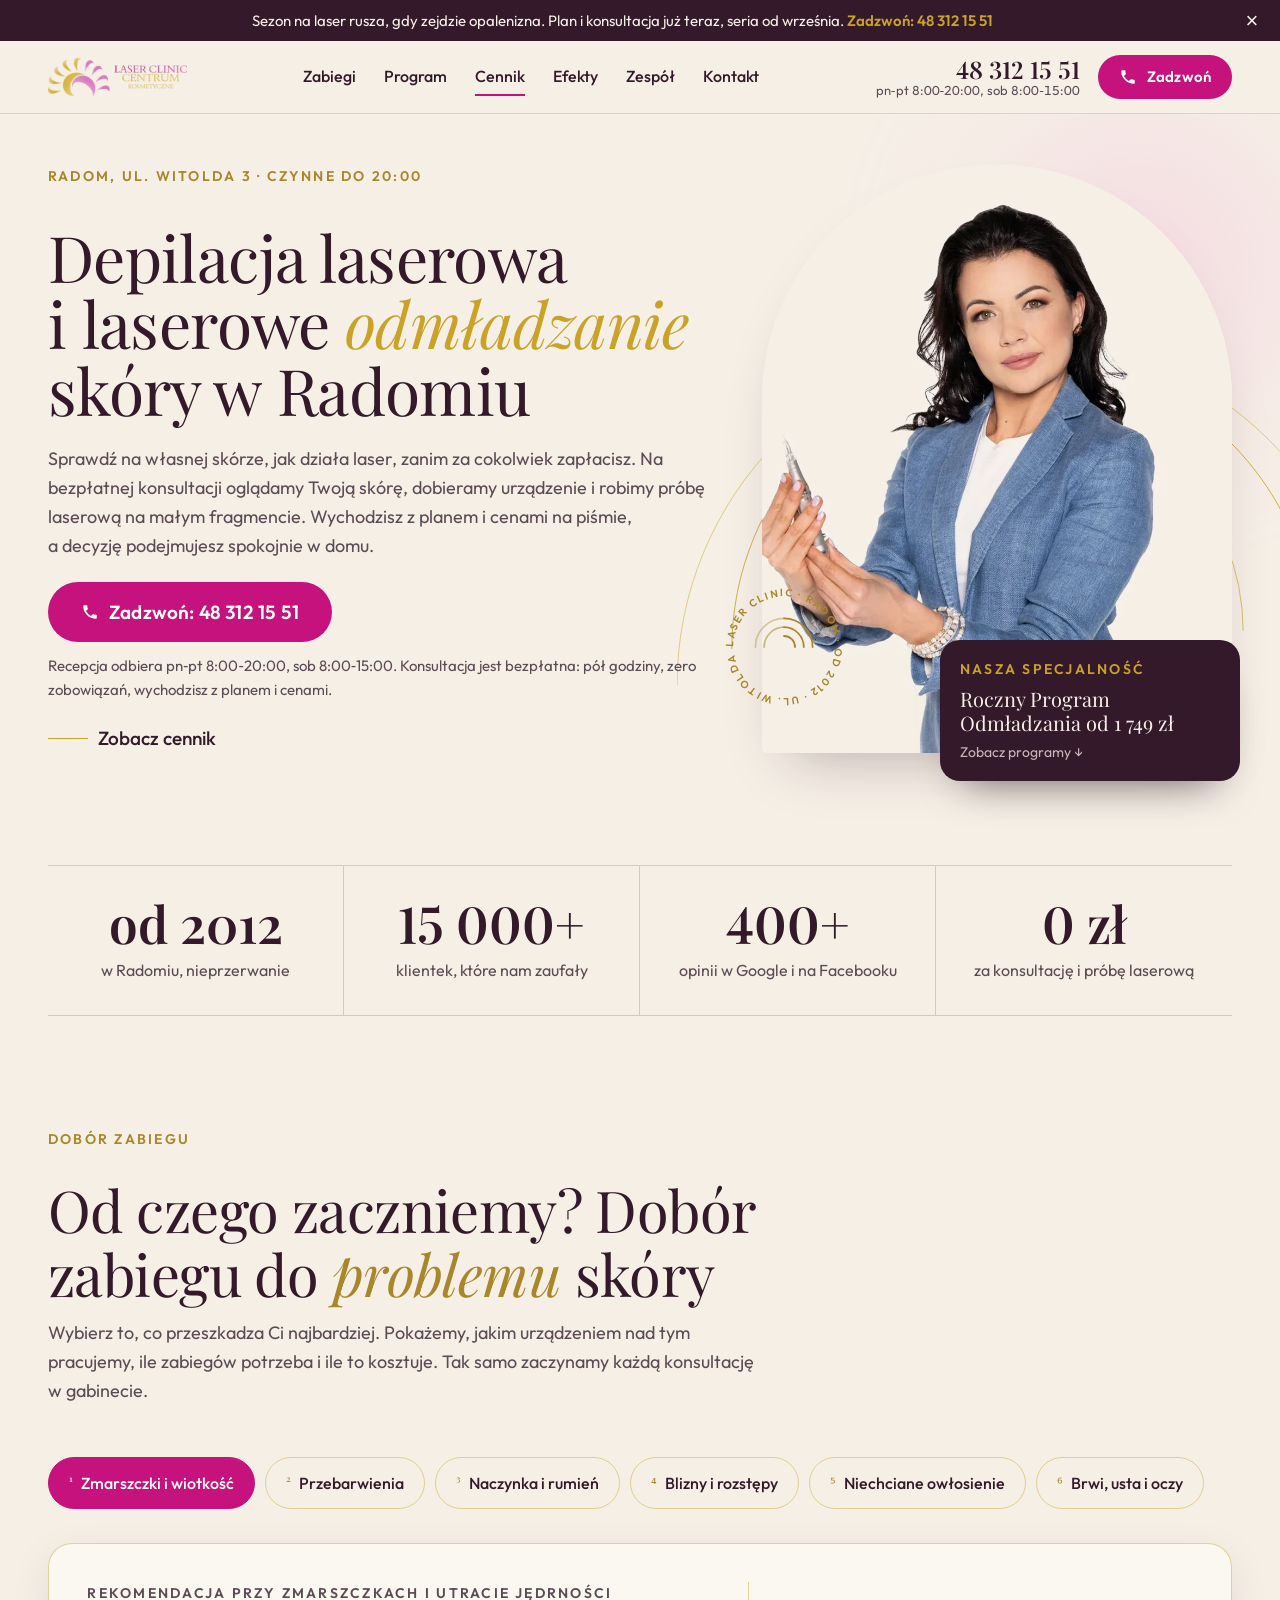
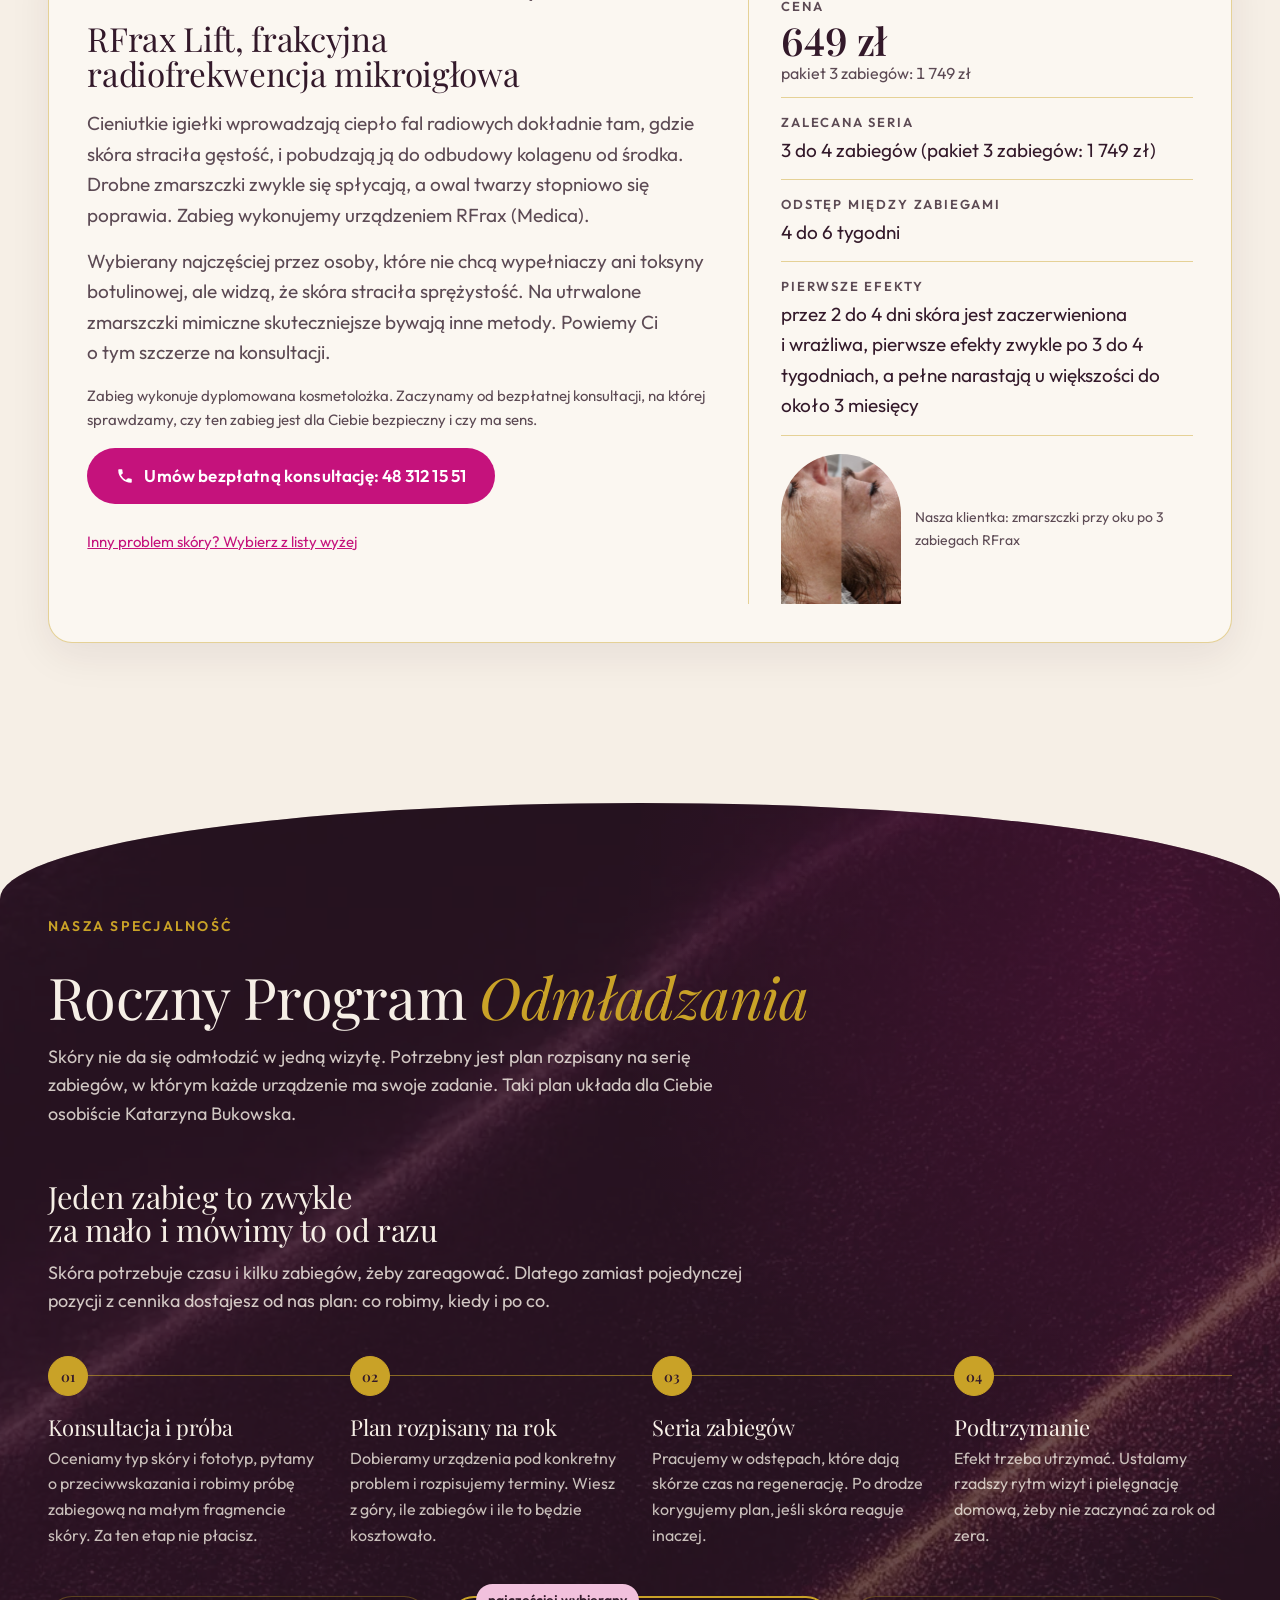
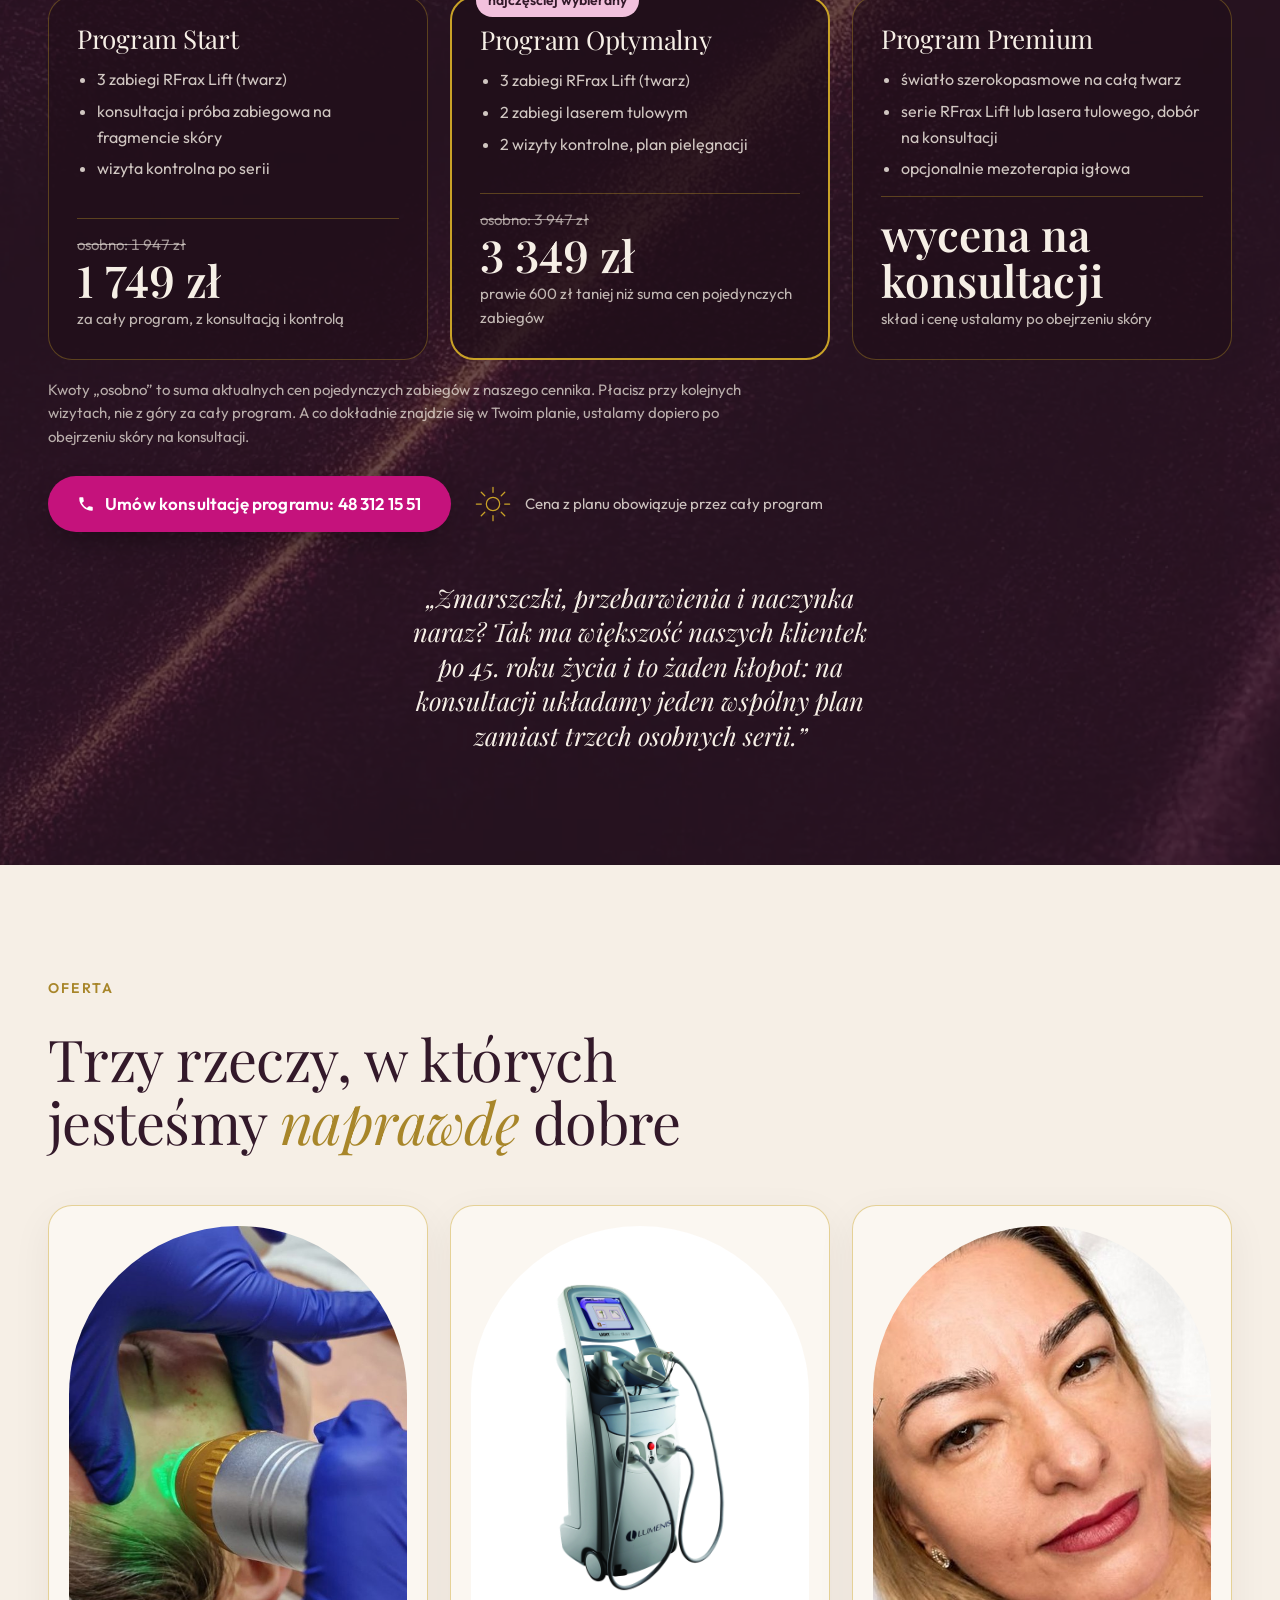
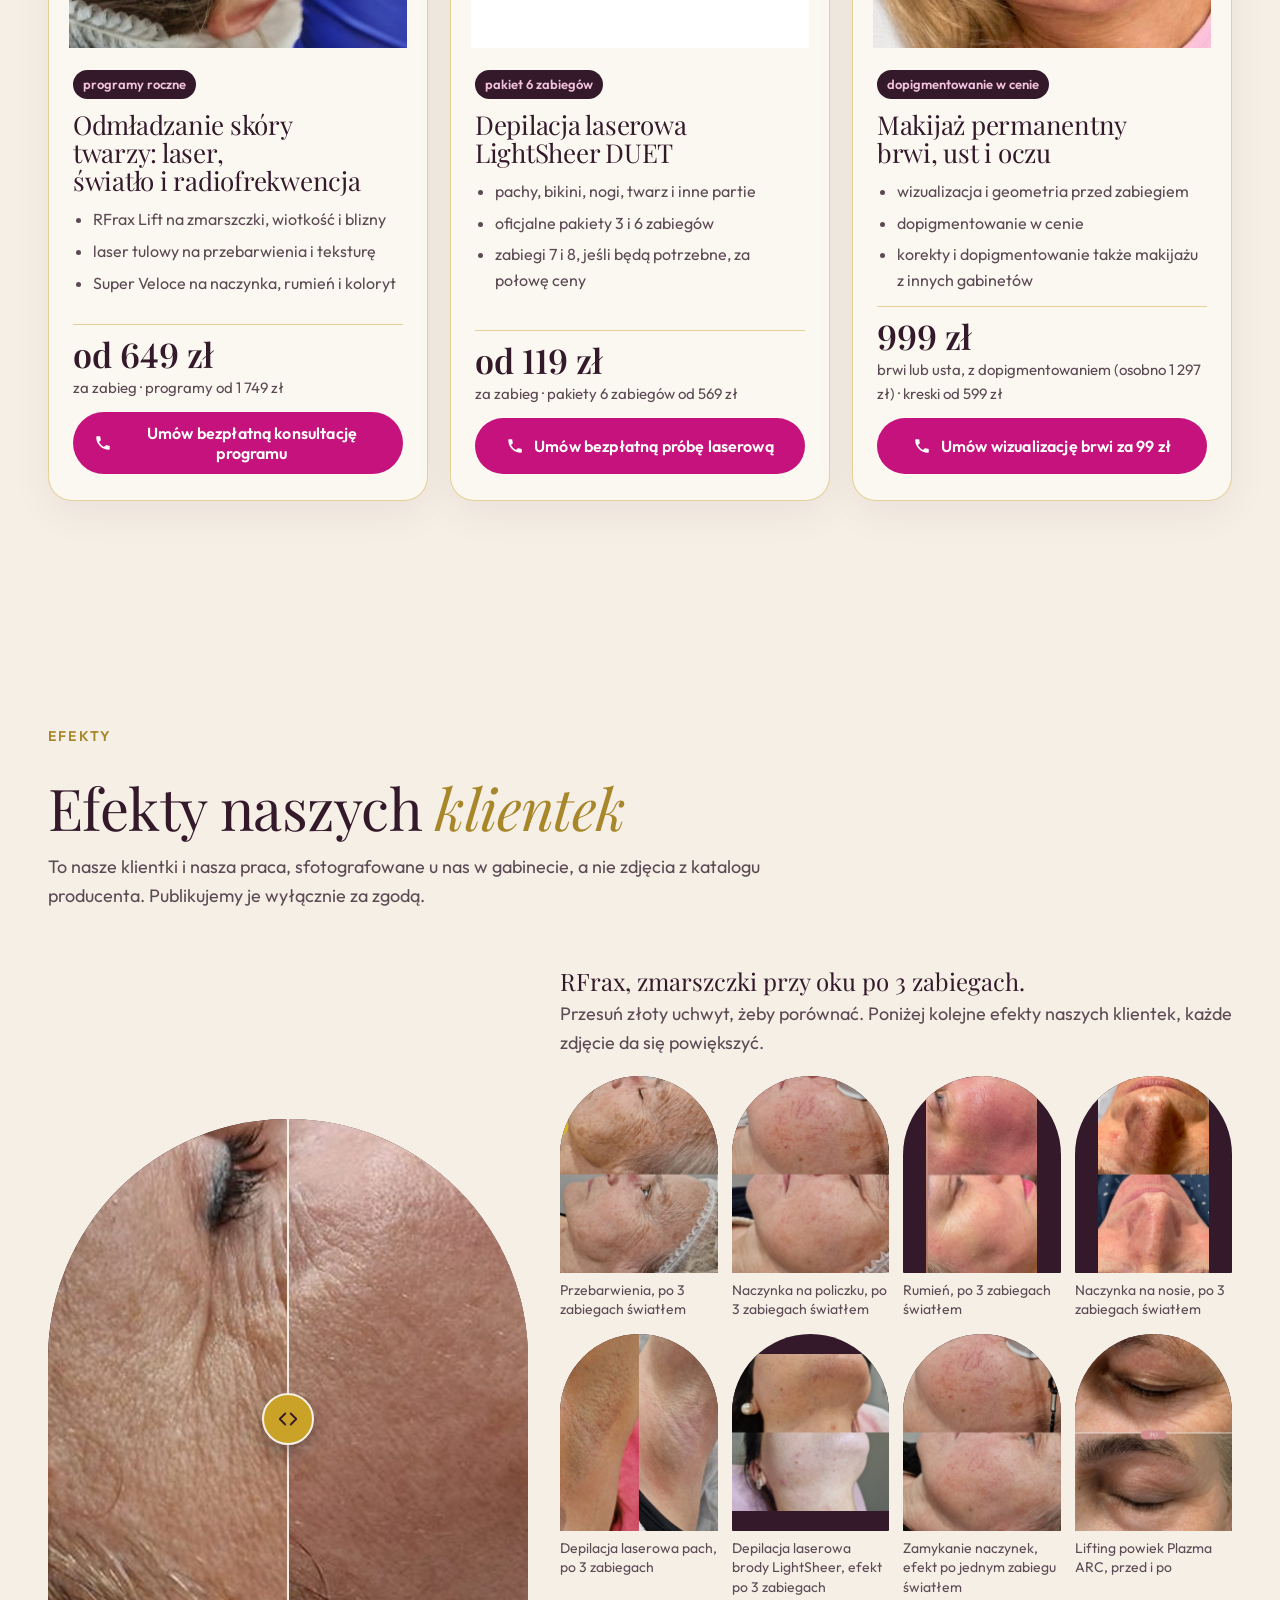
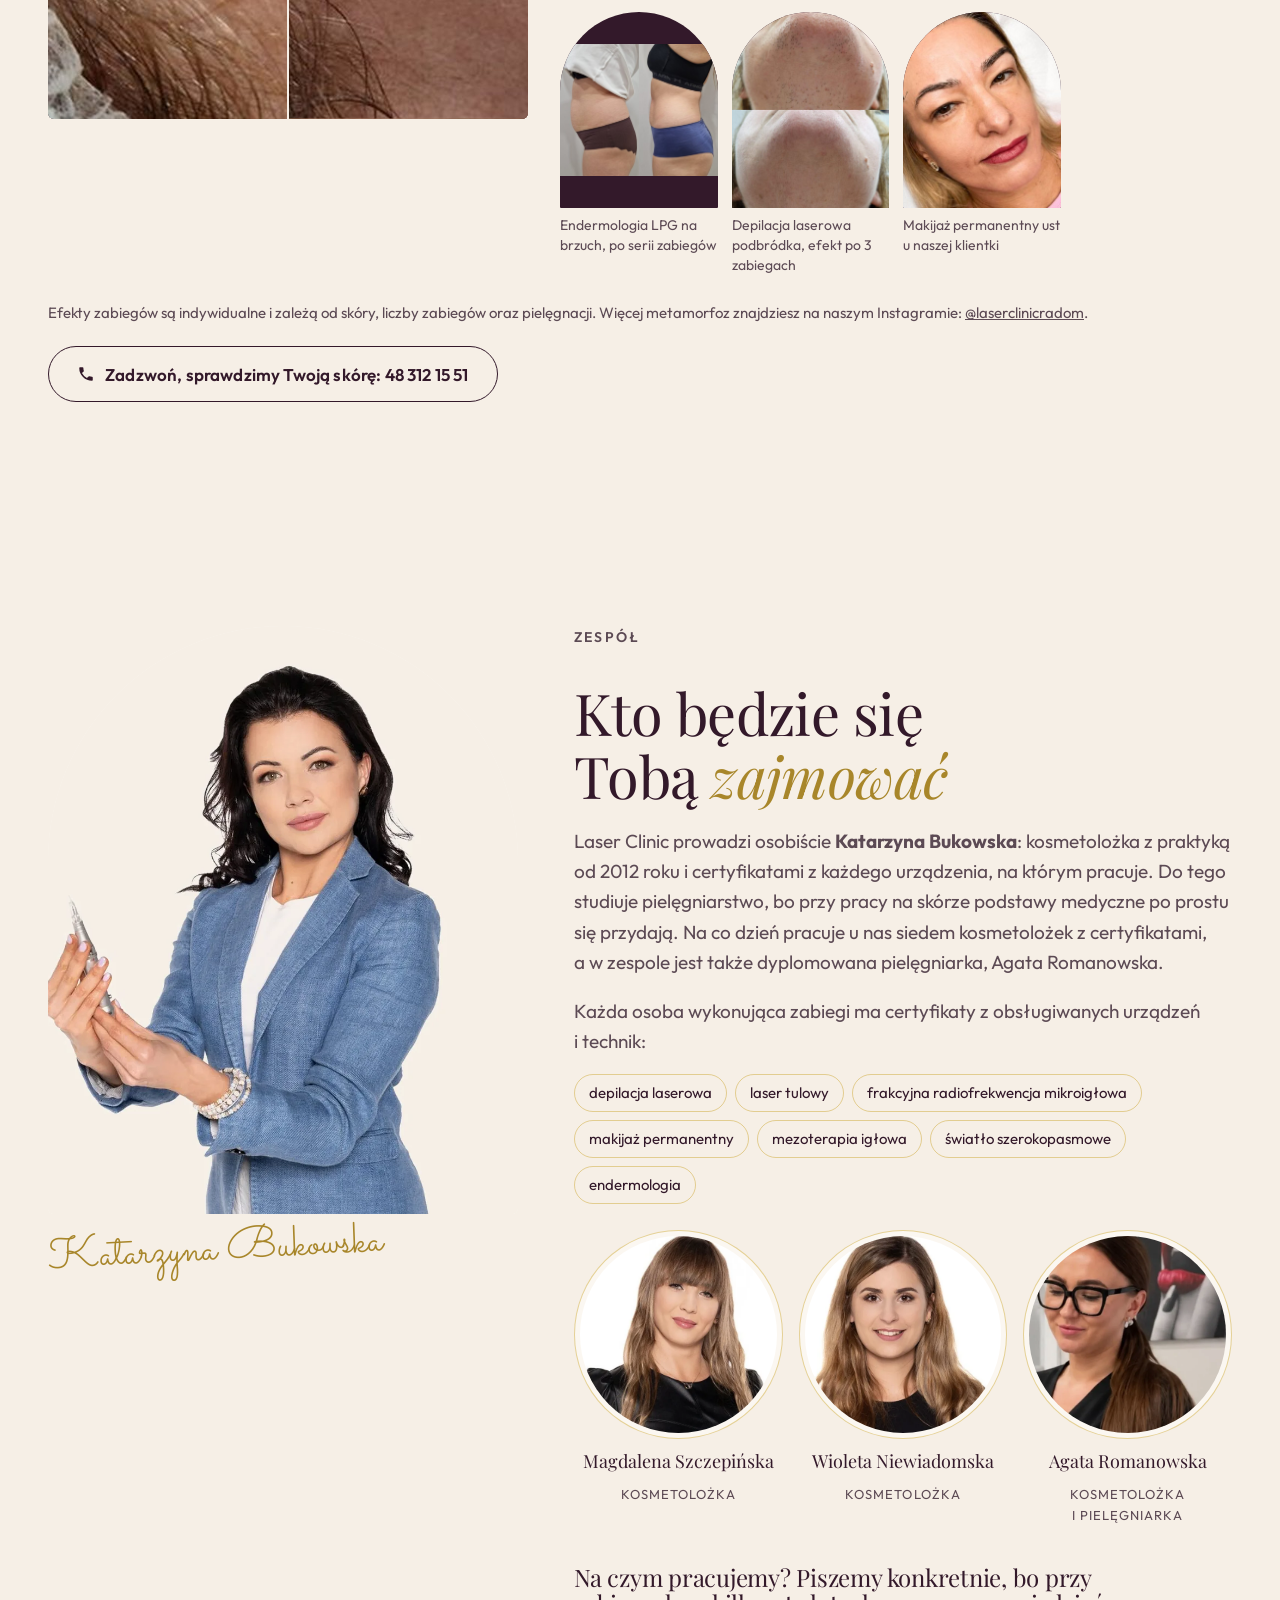
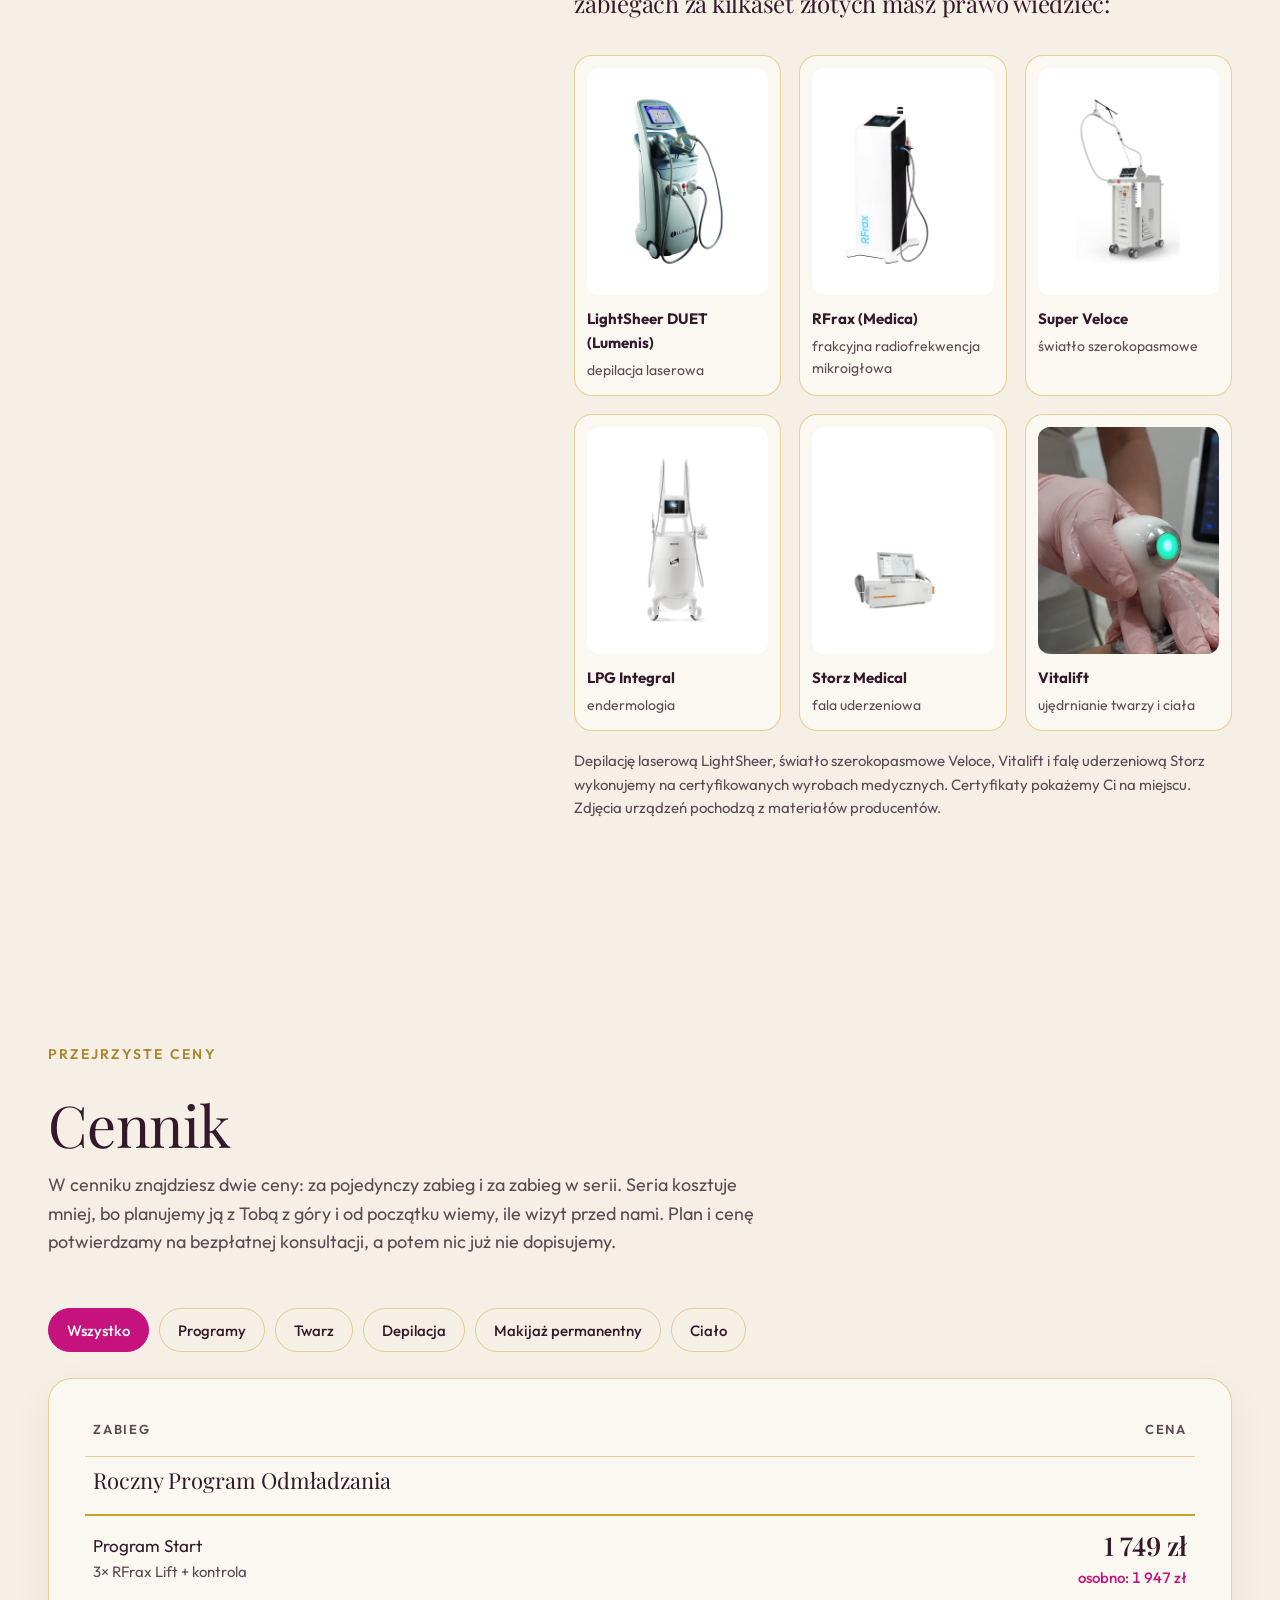
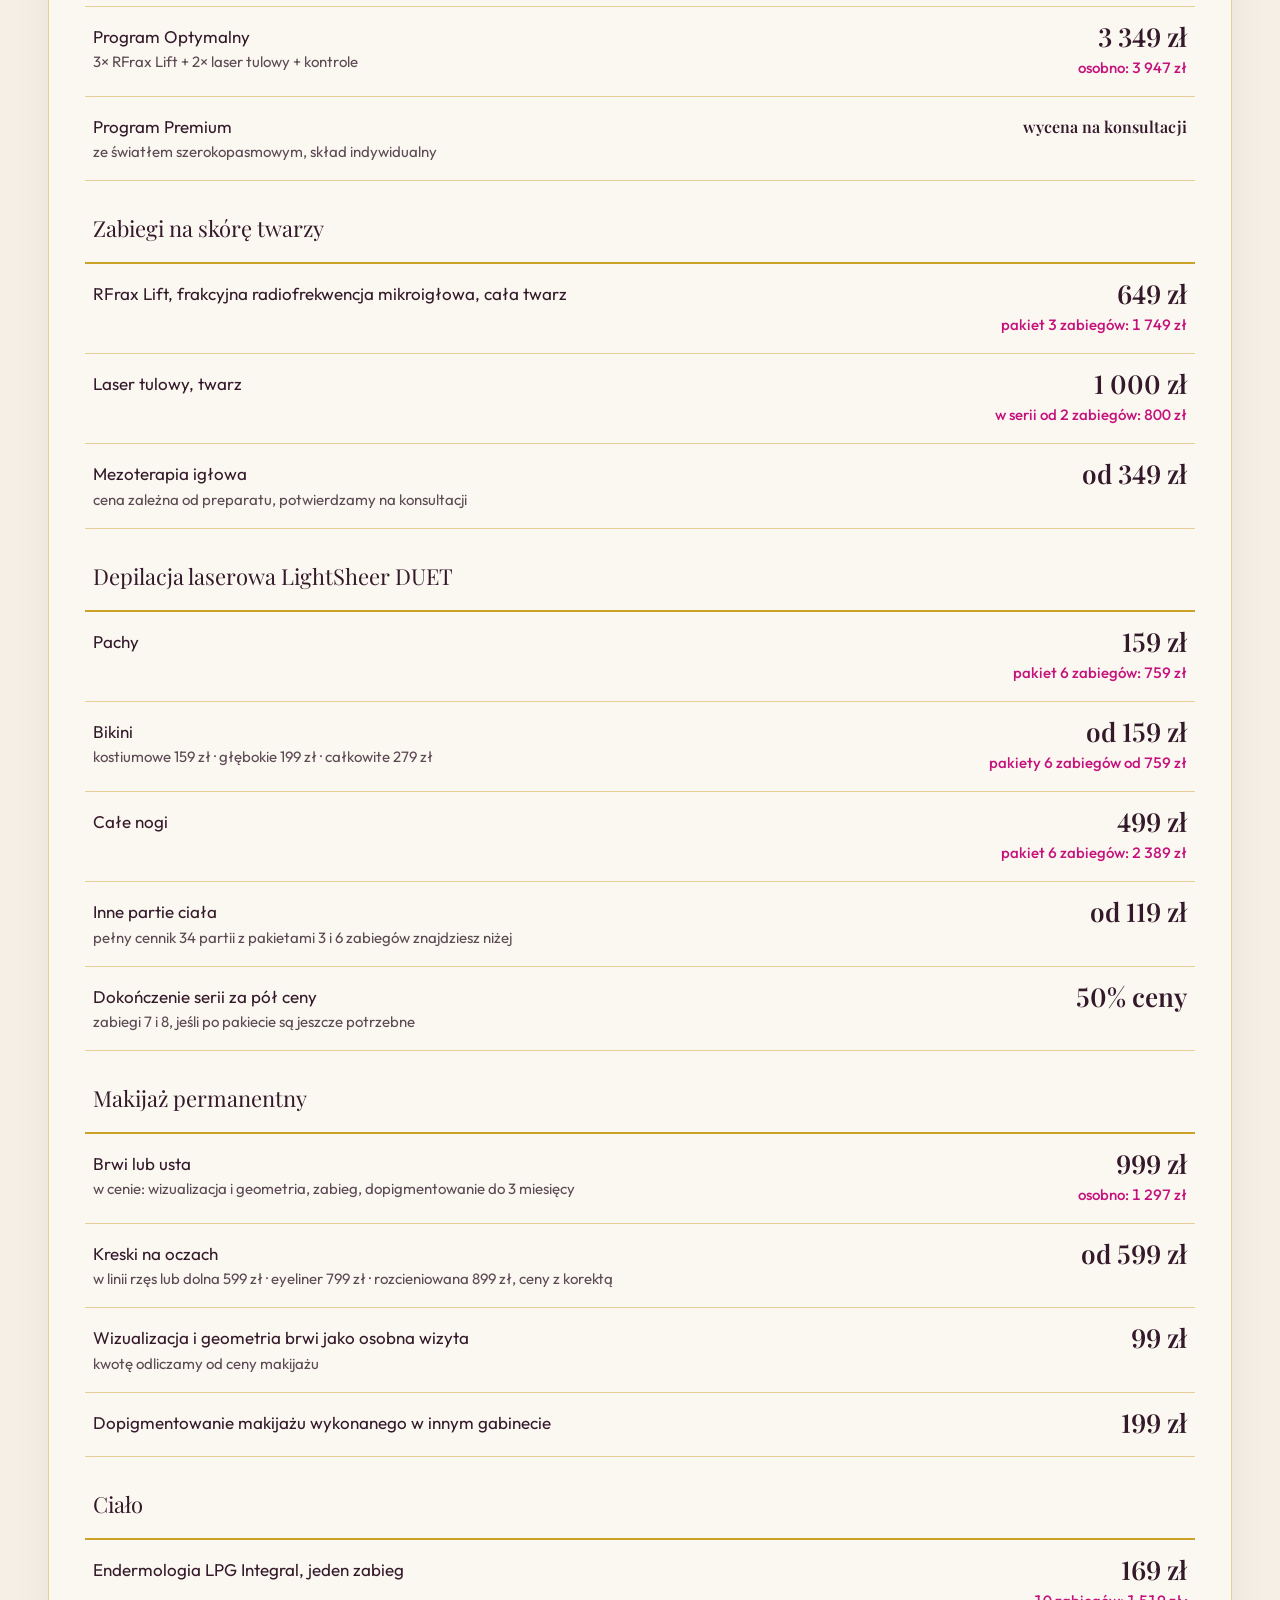
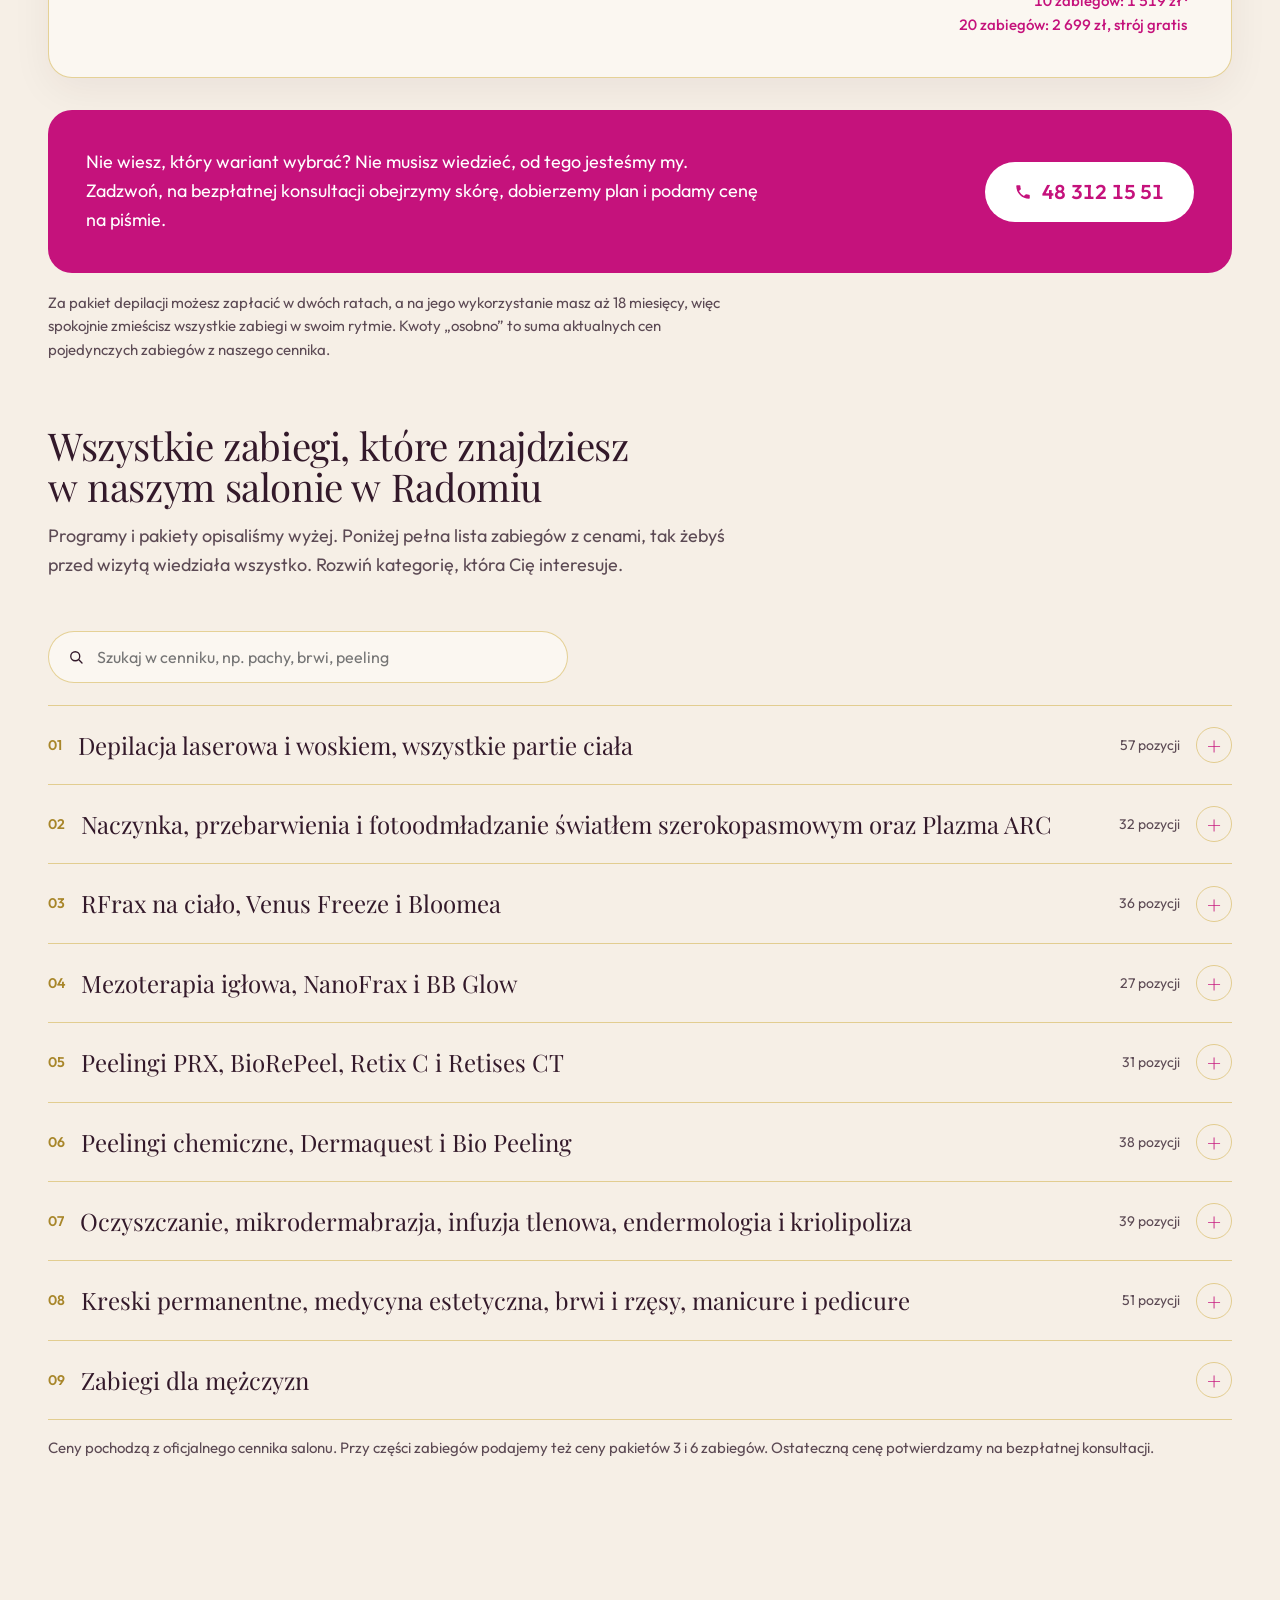
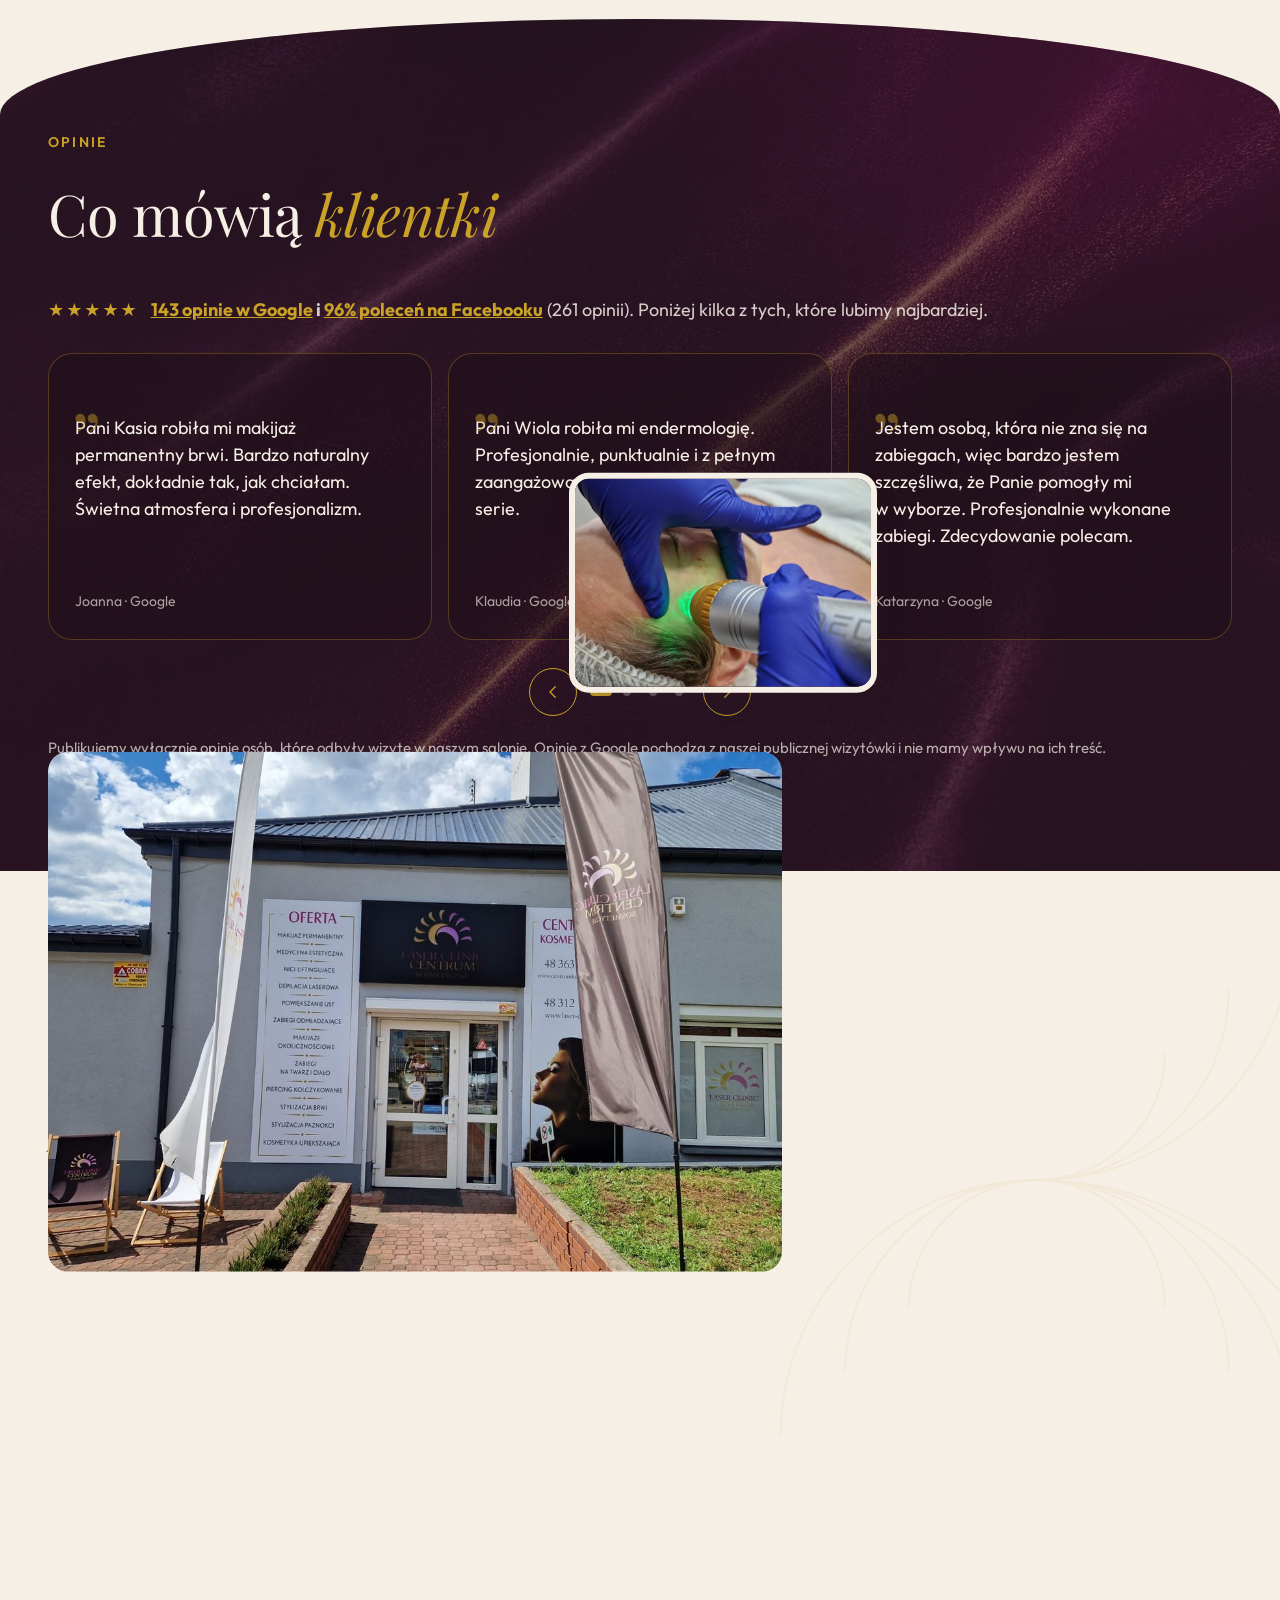
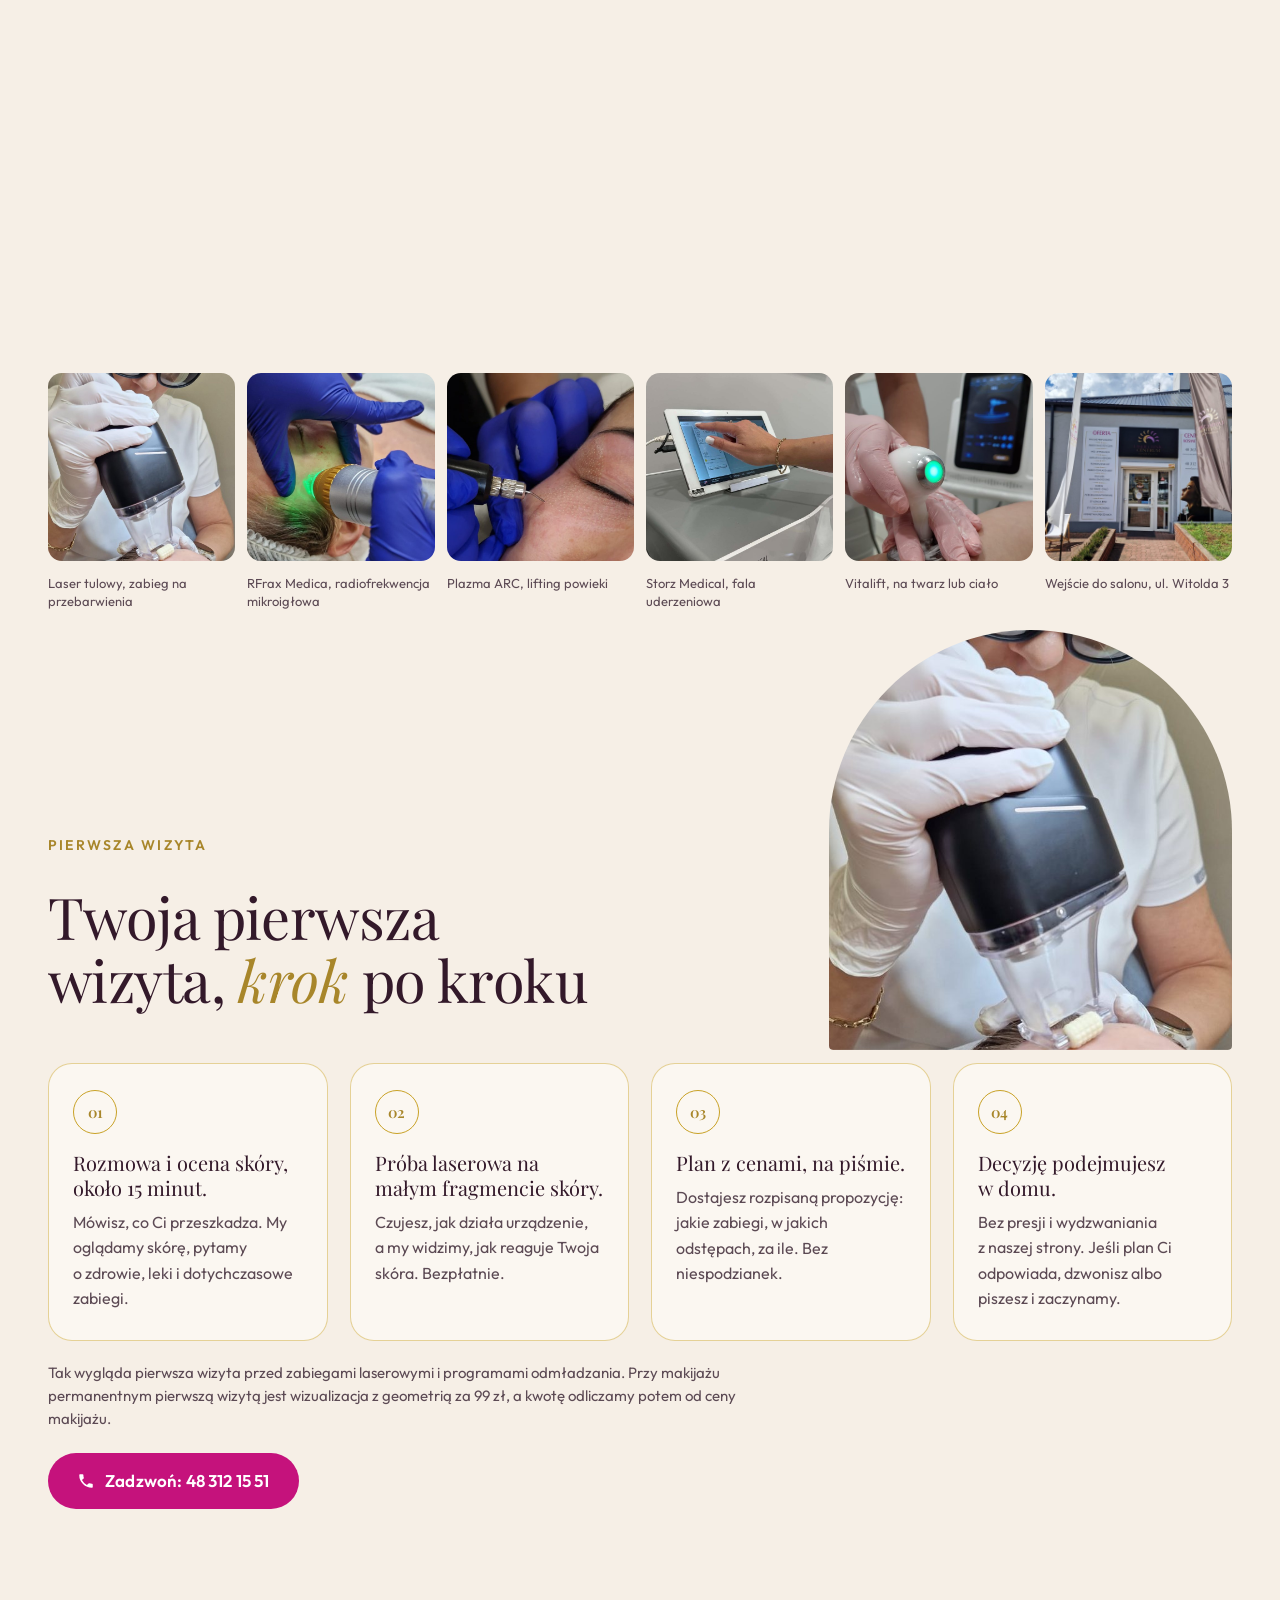
<file: alt/index.html>
<!doctype html>
<html lang="pl">
<head>
<meta charset="utf-8">
<meta name="robots" content="noindex, nofollow"><!-- STAGING alt -->
<meta name="viewport" content="width=device-width, initial-scale=1, viewport-fit=cover">
<title>Laser Clinic Radom: depilacja laserowa i odmładzanie skóry</title>
<meta name="description" content="Depilacja laserowa LightSheer DUET, laserowe odmładzanie skóry i makijaż permanentny w Radomiu. Bezpłatna konsultacja i próba laserowa. Zadzwoń: 48 312 15 51.">
<link rel="canonical" href="https://laserclinic.radom.pl/">
<meta property="og:url" content="https://laserclinic.radom.pl/"><meta property="og:type" content="website"><meta property="og:locale" content="pl_PL">
<meta property="og:title" content="Laser Clinic Radom: depilacja laserowa i odmładzanie skóry">
<meta property="og:description" content="Bezpłatna konsultacja i próba laserowa w Radomiu. Depilacja LightSheer DUET, RFrax Lift, laser tulowy, Super Veloce, makijaż permanentny.">
<meta property="og:image" content="https://laserclinic.radom.pl/og.jpg?v=3"><meta property="og:image:width" content="1200"><meta property="og:image:height" content="630">
<meta name="theme-color" content="#F6EFE6">
<link rel="icon" type="image/png" sizes="32x32" href="assets/favicon-32.png"><link rel="icon" type="image/png" sizes="64x64" href="assets/favicon-64.png"><link rel="apple-touch-icon" href="assets/apple-touch-icon.png">
<link rel="preconnect" href="https://fonts.googleapis.com"><link rel="preconnect" href="https://fonts.gstatic.com" crossorigin>
<link rel="stylesheet" href="https://fonts.googleapis.com/css2?family=Playfair+Display:ital,wght@0,400;0,600;1,400&family=Outfit:wght@400;500;600&family=Sacramento&display=swap">
<link rel="preload" as="image" href="assets/kasia-cream.webp" type="image/webp" fetchpriority="high">
<script>document.documentElement.classList.add("js")</script>
<style>
:root{--krem:#F6EFE6;--papier:#FBF7F1;--sliwka:#33192A;--sliwka2:#1F0E19;--magenta:#C5127C;--magenta2:#A50F68;--roz:#F2C1DD;--zloto:#C9A227;--zloto2:#A8862A;--szary:#5C4A54;--linia:rgba(201,162,39,.45);--fd:"Playfair Display",Georgia,"Times New Roman",serif;--fb:"Outfit","Avenir Next","Segoe UI",system-ui,sans-serif;--ease:cubic-bezier(.2,.7,.2,1);--wrap:1280px;--pad:clamp(20px,4vw,48px)}
*{box-sizing:border-box;min-width:0}html{-webkit-text-size-adjust:100%;scroll-padding-top:84px}
body{margin:0;background:var(--krem);color:var(--sliwka);font-family:var(--fb);font-size:18px;line-height:1.6;-webkit-font-smoothing:antialiased;overflow-x:hidden}
@media(min-width:760px){body{font-size:19px}}
img,video{max-width:100%;display:block}
a{color:inherit}
h1,h2,h3{font-family:var(--fd);font-weight:400;margin:0;line-height:1.08;letter-spacing:-.01em;text-wrap:balance}
h1{font-size:clamp(40px,5vw,80px);line-height:1.04}
h2{font-size:clamp(34px,4.5vw,64px);line-height:1.1}
h3{font-size:clamp(24px,2.4vw,32px)}
.i{font-style:italic;color:var(--zloto2)}
.band .i,.hero .i{color:var(--zloto)}
p{margin:0}
.wrap{width:100%;max-width:var(--wrap);margin-inline:auto;padding-inline:var(--pad)}
section{padding-block:clamp(64px,9vw,112px);position:relative}
.eyebrow{font-size:14px;font-weight:600;letter-spacing:.16em;text-transform:uppercase;color:var(--zloto2);margin:0 0 14px}
.band .eyebrow{color:var(--zloto)}
.lead{font-size:clamp(18px,1.4vw,21px);color:var(--szary);max-width:60ch;line-height:1.6}
.band .lead{color:rgba(246,239,230,.82)}
.muted{color:var(--szary);font-size:15px;line-height:1.55}
.band .muted{color:rgba(246,239,230,.7)}
.num{font-variant-numeric:lining-nums tabular-nums}
.small{font-size:15px}
/* przyciski */
.btn{display:inline-flex;align-items:center;justify-content:center;gap:10px;min-height:56px;padding:0 28px;border-radius:999px;font-family:var(--fb);font-weight:600;font-size:17px;text-decoration:none;border:1.5px solid transparent;cursor:pointer;transition:transform .25s var(--ease),background-color .25s,color .25s,border-color .25s,box-shadow .25s;letter-spacing:.01em;white-space:nowrap}
.btn-m{background:var(--magenta);color:#fff}
.btn-m:hover{background:var(--magenta2);transform:translateY(-1px);box-shadow:0 14px 28px -14px rgba(197,18,124,.6)}
.btn-o{border-color:var(--sliwka);color:var(--sliwka);background:transparent}
.btn-o:hover{background:var(--sliwka);color:var(--krem)}
.band .btn-o{border-color:var(--zloto);color:var(--krem)}
.band .btn-o:hover{background:var(--zloto);color:var(--sliwka2)}
.btn:active{transform:scale(.985)}
.btn svg{width:18px;height:18px;flex:none}
:focus-visible{outline:3px solid var(--zloto);outline-offset:3px}
.skip{position:absolute;left:-999px;top:12px;z-index:99;background:#fff;padding:10px 16px;border-radius:999px}.skip:focus{left:12px}
/* pasek sezonowy */
.topbar{background:var(--sliwka);color:var(--krem);font-size:15px;text-align:center;padding:10px 56px 10px 20px;position:relative;line-height:1.4}
.topbar a{color:var(--zloto);text-decoration:none;font-weight:600}
.topbar button{position:absolute;right:8px;top:50%;transform:translateY(-50%);width:40px;height:40px;border:0;background:transparent;color:var(--krem);font-size:22px;cursor:pointer;border-radius:50%}
.topbar.hide{display:none}
@media(max-width:600px){.topbar .long{display:none}}@media(min-width:601px){.topbar .short{display:none}}
/* header */
header.site{position:sticky;top:0;z-index:50;background:rgba(246,239,230,.92);backdrop-filter:blur(8px);-webkit-backdrop-filter:blur(8px);border-bottom:1px solid rgba(201,162,39,.35)}
.bar{display:flex;align-items:center;justify-content:space-between;gap:16px;min-height:60px}
@media(min-width:1024px){.bar{min-height:72px}}
.brand img{height:40px;width:auto;display:block}
@media(max-width:600px){.brand img{height:34px}}
.nav{display:none;gap:28px}
.nav a{text-decoration:none;font-weight:500;font-size:16px;color:var(--sliwka);position:relative;padding:6px 0}
.nav a::after{content:"";position:absolute;left:0;bottom:0;height:2px;width:100%;background:var(--magenta);transform:scaleX(0);transform-origin:left;transition:transform .3s var(--ease)}
.nav a:hover::after,.nav a.on::after{transform:scaleX(1)}
@media(min-width:1024px){.nav{display:flex}}
.hphone{display:flex;align-items:center;gap:18px}
.hnum{text-decoration:none;text-align:right;line-height:1.05}
.hnum b{font-family:var(--fd);font-weight:600;font-size:24px;display:block;color:var(--sliwka)}
.hnum small{font-size:13px;color:var(--szary);display:block;margin-top:2px}
.hpill{min-height:44px;padding:0 20px;font-size:15px}
@media(max-width:1023px){.hpill{display:none}.hnum b{font-size:19px}.hnum small{display:none}}
.burger{display:none;width:48px;height:48px;border:1.5px solid var(--sliwka);border-radius:50%;background:transparent;cursor:pointer;flex-direction:column;align-items:center;justify-content:center;gap:5px;padding:0}
.burger span{display:block;width:20px;height:2px;background:var(--sliwka);transition:transform .25s,opacity .25s}
.burger[aria-expanded="true"] span:nth-child(1){transform:translateY(7px) rotate(45deg)}.burger[aria-expanded="true"] span:nth-child(2){opacity:0}.burger[aria-expanded="true"] span:nth-child(3){transform:translateY(-7px) rotate(-45deg)}
@media(max-width:1023px){.burger{display:flex}}
.mnav{position:fixed;inset:0;z-index:49;background:var(--sliwka);color:var(--krem);display:none;flex-direction:column;justify-content:center;padding:96px var(--pad) 40px}
.mnav.open{display:flex}
.mnav a{color:var(--krem);text-decoration:none;font-family:var(--fd);font-size:30px;padding:10px 0;border-bottom:1px solid rgba(255,255,255,.1)}
.mnav .mnum{margin-top:28px;font-family:var(--fd);font-size:34px;color:var(--zloto);border:0}
.mnav .mh{font-size:15px;color:rgba(246,239,230,.7)}
body.lock{overflow:hidden}
/* hero */
.hero{padding-top:clamp(28px,4vw,56px);overflow:hidden}
.hero-grid{display:grid;gap:40px;grid-template-columns:1fr;align-items:center}
@media(min-width:1024px){.hero-grid{grid-template-columns:7fr 5fr;gap:56px}}
.hero-copy{display:flex;flex-direction:column;gap:22px;align-items:flex-start}
.hero-copy .lead{max-width:56ch}
.hero-cta{display:flex;flex-direction:column;gap:12px;align-items:flex-start;width:100%}
.hero-cta .btn{font-size:19px;min-height:60px;padding:0 32px}
@media(max-width:760px){.hero-cta .btn{width:100%}}
.hero-more{color:var(--sliwka);text-decoration:none;font-weight:500;display:inline-flex;align-items:center;gap:10px}
.hero-more::before{content:"";width:40px;height:1px;background:var(--zloto)}
.hero-visual{position:relative;justify-self:center;width:100%;max-width:520px}
.arch{border-radius:999px 999px 24px 24px;overflow:hidden;background:var(--papier);position:relative}
.hero-visual .arch{aspect-ratio:4/5;box-shadow:0 30px 60px -30px rgba(51,25,42,.35)}
.hero-visual .arch img{width:100%;height:100%;object-fit:cover;object-position:50% 20%}
.arcs{position:absolute;inset:-14% -18% -8% -18%;z-index:-1;pointer-events:none;color:var(--zloto)}
.blob{position:absolute;width:60%;aspect-ratio:1;border-radius:50%;background:var(--roz);filter:blur(80px);opacity:.45;right:-10%;top:-6%;z-index:-2}
.seal{position:absolute;left:-44px;bottom:40px;width:132px;height:132px;color:var(--zloto2)}
@media(max-width:1023px){.seal{width:88px;height:88px;left:auto;right:6px;top:8px;bottom:auto}.eyebrow{font-size:13px}}
.seal svg{width:100%;height:100%;display:block}
.seal .ring{animation:spin 22s linear infinite;transform-origin:50% 50%}
@keyframes spin{to{transform:rotate(360deg)}}
.hero-float{position:absolute;right:-8px;bottom:-28px;width:min(300px,86%);background:var(--sliwka);color:var(--krem);border-radius:20px;padding:18px 20px;box-shadow:0 24px 40px -24px rgba(31,14,25,.6);text-decoration:none;display:flex;flex-direction:column;gap:6px}
.hero-float .eyebrow{color:var(--zloto);margin:0}
.hero-float b{font-family:var(--fd);font-weight:400;font-size:20px;line-height:1.2}
.hero-float span{font-size:14px;color:rgba(246,239,230,.75)}
@media(max-width:1023px){.hero-visual{order:2;max-width:100%}.hero-copy{order:1}.hero-float{position:static;width:100%;margin-top:14px;border-radius:16px}.hero-lead-m{order:3}}
/* liczby */
.stats{padding-block:0}
.stats .row{display:grid;grid-template-columns:1fr 1fr;border-top:1px solid var(--linia);border-bottom:1px solid var(--linia)}
@media(min-width:800px){.stats .row{grid-template-columns:repeat(4,1fr)}}
.stat{padding:32px 20px;text-align:center;border-right:1px solid var(--linia)}
.stat:last-child{border-right:0}
@media(max-width:799px){.stat:nth-child(2){border-right:0}.stat:nth-child(1),.stat:nth-child(2){border-bottom:1px solid var(--linia)}}
.stat b{font-family:var(--fd);font-weight:600;font-size:clamp(36px,4vw,56px);display:block;line-height:1;color:var(--sliwka)}
.stat span{font-size:16px;color:var(--szary);display:block;margin-top:8px}
/* sekcje nagłówki */
.head{display:flex;flex-direction:column;gap:14px;margin-bottom:clamp(32px,4vw,56px);max-width:820px}
/* zakładki doboru */
.tabs{display:flex;gap:10px;overflow-x:auto;scroll-snap-type:x mandatory;padding-bottom:6px;margin-bottom:28px;scrollbar-width:none}
.tabs::-webkit-scrollbar{display:none}
.tab{scroll-snap-align:start;flex:none;display:inline-flex;align-items:center;gap:8px;min-height:52px;padding:0 20px;border-radius:999px;border:1.5px solid var(--linia);background:transparent;color:var(--sliwka);font:500 16px var(--fb);cursor:pointer;transition:background .25s,color .25s,border-color .25s,transform .2s var(--ease)}
.tab sup{font-family:var(--fd);color:var(--zloto2);font-size:14px;line-height:0}
.tab[aria-selected="true"]{background:var(--magenta);border-color:var(--magenta);color:#fff}
.tab[aria-selected="true"] sup{color:#fff}
.tab:hover{border-color:var(--zloto2)}
.tab:active{transform:scale(.97)}
@media(min-width:1024px){.tabs{flex-wrap:wrap;overflow:visible}}
.concern-panel{background:var(--papier);border:1px solid var(--linia);border-radius:24px;box-shadow:0 12px 40px rgba(51,25,42,.08);padding:clamp(22px,3vw,40px);display:grid;gap:clamp(24px,3vw,40px)}
.concern-panel[hidden]{display:none}
@media(min-width:900px){.concern-panel{grid-template-columns:7fr 5fr}}
.concern-main{display:flex;flex-direction:column;gap:16px;align-items:flex-start}
.concern-main .eyebrow{margin:0}
.concern-main h3{font-size:clamp(26px,2.6vw,34px)}
.concern-main p{color:var(--szary)}
.concern-main .who{font-size:15px}
.more summary{display:none}
.more{width:100%}.more>p+p{margin-top:12px}
@media(max-width:899px){.more summary{display:flex;align-items:center;justify-content:space-between;min-height:44px;cursor:pointer;font-weight:600;color:var(--magenta);list-style:none}.more summary::-webkit-details-marker{display:none}.more summary::after{content:"+";font-family:var(--fd);font-size:26px;color:var(--zloto2)}.more[open] summary::after{content:"×"}}
.back-tabs{font-size:15px;color:var(--magenta);display:inline-flex;align-items:center;min-height:44px}
.concern-side{display:flex;flex-direction:column;gap:0;border-left:1px solid var(--linia);padding-left:clamp(20px,2.5vw,36px)}
@media(max-width:899px){.concern-side{border-left:0;padding-left:0;border-top:1px solid var(--linia);padding-top:18px}}
.spec{display:flex;flex-direction:column;gap:2px;padding:14px 0;border-bottom:1px solid var(--linia)}
.spec dt{font-size:13px;letter-spacing:.14em;text-transform:uppercase;color:var(--szary);font-weight:600}
.spec dd{margin:0}
.spec dd.big{font-family:var(--fd);font-weight:600;font-size:clamp(30px,3vw,40px);color:var(--sliwka);line-height:1.1}
.spec dd.big small{font-family:var(--fb);font-weight:400;font-size:16px;color:var(--szary);display:block;margin-top:4px}
.side-fx{margin:18px 0 0;display:grid;grid-template-columns:120px 1fr;gap:14px;align-items:center}
.side-fx .fx-frame{border-radius:999px 999px 12px 12px;overflow:hidden;aspect-ratio:4/5;background:var(--sliwka);border:0;padding:0;cursor:zoom-in;position:relative;width:100%}
.side-fx img{width:100%;height:100%;object-fit:cover;display:block}
.side-fx figcaption{font-size:14px;color:var(--szary)}
.side-fx .beam,.side-fx .zoom{display:none}
[data-layout] .fx-frame::before,[data-layout] .fx-frame::after{display:none}
.concern-panel .btn{align-self:flex-start}
@media(max-width:899px){.concern-panel .btn{align-self:stretch}.concern-main{display:contents}.concern-main>.eyebrow{order:-3}.concern-main>h3{order:-2;margin-bottom:4px}.concern-side{order:-1}}
@media(max-width:600px){.btn{white-space:normal;line-height:1.25;padding-block:10px;text-align:center}}
/* wstęgi ciemne */
.band{background:var(--sliwka);color:var(--krem);border-radius:50% 50% 0 0/96px;margin-top:48px;position:relative;isolation:isolate;overflow:hidden}
@media(max-width:760px){.band{border-radius:50% 50% 0 0/40px}}
.band::before{content:"";position:absolute;inset:0;background:url("assets/velvet.webp") center/cover no-repeat;opacity:.28;z-index:-1}
.band::after{content:"";position:absolute;inset:0;background:radial-gradient(60% 50% at 90% 10%,rgba(197,18,124,.14),transparent 70%);z-index:-1}
.band h2,.band h3{color:var(--krem)}
.band .btn-m{box-shadow:0 12px 30px -12px rgba(0,0,0,.5)}
/* ścieżka programu */
.path{display:grid;gap:28px;grid-template-columns:1fr;margin:40px 0 48px;position:relative}
@media(min-width:800px){.path{grid-template-columns:repeat(4,1fr);gap:24px}}
.path::before{content:"";position:absolute;left:19px;top:0;bottom:0;width:1px;background:var(--zloto);opacity:.6}
@media(min-width:800px){.path::before{left:0;right:0;top:19px;bottom:auto;height:1px;width:auto}}
.stop{position:relative;padding-left:60px}
@media(min-width:800px){.stop{padding-left:0;padding-top:60px}}
.stop i{position:absolute;left:0;top:0;width:40px;height:40px;border-radius:50%;border:1px solid var(--zloto);background:var(--sliwka);display:grid;place-items:center;font:600 14px var(--fd);color:var(--zloto);font-style:normal;transition:background .4s,color .4s}
.stop.lit i{background:var(--zloto);color:var(--sliwka)}
.stop h3{font-size:22px;margin-bottom:6px}
.stop p{color:rgba(246,239,230,.78);font-size:16px}
.progs{display:grid;gap:18px;grid-template-columns:1fr;align-items:stretch}
@media(min-width:900px){.progs{grid-template-columns:repeat(3,1fr);gap:22px}}
.prog{background:rgba(31,14,25,.55);border:1px solid rgba(201,162,39,.35);border-radius:24px;padding:28px;display:flex;flex-direction:column;gap:14px;position:relative;transition:transform .35s var(--ease)}
.prog:hover{transform:translateY(-6px)}
.prog.feat{border:2px solid var(--zloto);background:rgba(31,14,25,.75)}
@media(min-width:900px){.prog.feat{transform:translateY(-12px)}.prog.feat:hover{transform:translateY(-16px)}}
.prog .flag{position:absolute;top:-14px;left:24px;background:var(--roz);color:var(--sliwka);font-size:14px;font-weight:600;padding:5px 12px;border-radius:999px}
.prog h3{font-size:26px}
.prog ul{margin:0;padding-left:20px;color:rgba(246,239,230,.82);font-size:16px;display:flex;flex-direction:column;gap:6px}
.prog .sum{margin-top:auto;padding-top:14px;border-top:1px solid rgba(201,162,39,.35)}
.prog s{display:block;font-size:15px;color:rgba(246,239,230,.6)}
.prog b{font-family:var(--fd);font-weight:600;font-size:44px;display:block;line-height:1.05}
.prog small{font-size:15px;color:rgba(246,239,230,.75);display:block;margin-top:4px}
.quote{font-family:var(--fd);font-style:italic;font-size:clamp(22px,2vw,28px);line-height:1.35;color:var(--krem);max-width:34ch;margin:48px auto 0;text-align:center}
.seal-mini{display:inline-flex;align-items:center;gap:12px;font-size:15px;color:rgba(246,239,230,.8)}
.seal-mini svg{width:40px;height:40px;color:var(--zloto)}
/* oferta */
.offer{display:grid;gap:22px;grid-template-columns:1fr}
@media(min-width:800px){.offer{grid-template-columns:repeat(3,1fr)}}
.ocard{background:var(--papier);border:1px solid var(--linia);border-radius:24px;overflow:hidden;display:flex;flex-direction:column;box-shadow:0 12px 40px rgba(51,25,42,.06)}
.ocard .pic{aspect-ratio:4/5;background:var(--krem);border-radius:999px 999px 0 0;overflow:hidden;margin:20px 20px 0}
@media(max-width:799px){.ocard .pic{aspect-ratio:16/10;border-radius:20px 20px 0 0}}
.ocard .pic img{width:100%;height:100%;object-fit:cover;transition:transform .8s var(--ease)}
.ocard:hover .pic img{transform:scale(1.04)}
.ocard .body{padding:22px 24px 26px;display:flex;flex-direction:column;gap:12px;flex:1}
.ocard h3{font-size:26px}
.ocard ul{margin:0;padding-left:20px;color:var(--szary);font-size:16px;display:flex;flex-direction:column;gap:6px}
.ocard .price{margin-top:auto;padding-top:12px;border-top:1px solid var(--linia)}
.ocard .price b{font-family:var(--fd);font-weight:600;font-size:34px;display:block;line-height:1.05}
.ocard .price span{font-size:15px;color:var(--szary);display:block;margin-top:4px}
.ocard .btn{width:100%;white-space:normal;line-height:1.25;padding:10px 20px;font-size:16px;text-align:center}
.ocard .pic.prod img{object-fit:contain;padding:8%;background:#fff}
.badge{display:inline-block;background:var(--sliwka);color:var(--roz);font-size:13px;font-weight:600;padding:4px 10px;border-radius:999px;align-self:flex-start}
/* efekty */
.ba{display:grid;gap:32px;grid-template-columns:1fr;align-items:center}
@media(min-width:900px){.ba{grid-template-columns:5fr 7fr}}
.cmp{position:relative;aspect-ratio:4/5;border-radius:999px 999px 24px 24px;overflow:hidden;background:var(--sliwka);user-select:none;touch-action:pan-y;max-width:520px;margin:auto;width:100%}
.cmp img{position:absolute;inset:0;width:100%;height:100%;object-fit:cover}
.cmp .po{clip-path:inset(0 0 0 var(--x,50%))}
.cmp .hnd{position:absolute;top:0;bottom:0;left:var(--x,50%);width:2px;background:var(--krem);transform:translateX(-1px);pointer-events:none}
.cmp .hnd::after{content:"";position:absolute;top:50%;left:50%;width:48px;height:48px;border-radius:50%;background:var(--zloto);border:2px solid var(--krem);transform:translate(-50%,-50%);box-shadow:0 8px 20px rgba(0,0,0,.35);background-image:url("data:image/svg+xml,%3Csvg xmlns='http://www.w3.org/2000/svg' viewBox='0 0 24 24' fill='none' stroke='%2333192A' stroke-width='2' stroke-linecap='round' stroke-linejoin='round'%3E%3Cpath d='M9 6l-6 6 6 6M15 6l6 6-6 6'/%3E%3C/svg%3E");background-size:22px;background-repeat:no-repeat;background-position:center}
.cmp .lbl{position:absolute;top:14px;padding:6px 12px;border-radius:999px;background:rgba(51,25,42,.8);color:#fff;font-size:13px;font-weight:600;letter-spacing:.08em;text-transform:uppercase;pointer-events:none}
.cmp .lbl.l{left:14px}.cmp .lbl.r{right:14px}
.cmp input{position:absolute;inset:0;width:100%;height:100%;opacity:0;cursor:ew-resize;margin:0}
.thumbs{display:grid;grid-template-columns:repeat(2,1fr);gap:14px}
@media(min-width:600px){.thumbs{grid-template-columns:repeat(3,1fr)}}
@media(min-width:900px){.thumbs{grid-template-columns:repeat(4,1fr)}}
.thumb{margin:0;display:flex;flex-direction:column;gap:8px}
.thumb button{border:0;padding:0;background:var(--sliwka);border-radius:999px 999px 14px 14px;overflow:hidden;aspect-ratio:4/5;cursor:zoom-in;width:100%;position:relative}
.thumb img{width:100%;height:100%;object-fit:contain;display:block}
.thumb figcaption{font-size:14px;color:var(--szary);line-height:1.4}
.thumb .tag{display:none}
.lb{border:0;padding:0;background:transparent;max-width:none;max-height:none}
.lb::backdrop{background:rgba(31,14,25,.85)}
.lb img{max-width:92vw;max-height:86vh;width:auto;height:auto;border-radius:16px;box-shadow:0 30px 80px rgba(0,0,0,.6)}
.lb button{position:fixed;top:16px;right:16px;width:48px;height:48px;border-radius:50%;border:0;background:rgba(255,255,255,.14);color:#fff;font-size:26px;cursor:pointer}
/* zespół */
.team{display:grid;gap:40px;grid-template-columns:1fr;align-items:start}
@media(min-width:1000px){.team{grid-template-columns:5fr 7fr;gap:56px}}
.team .arch{aspect-ratio:4/5;max-width:520px}
.team .arch img{width:100%;height:100%;object-fit:cover;object-position:50% 25%}
.sig{font-family:"Sacramento",cursive;font-size:44px;color:var(--zloto2);margin-top:14px;line-height:1;transform:rotate(-3deg);display:inline-block}
.team-copy{display:flex;flex-direction:column;gap:18px}
.team-copy p{color:var(--szary)}
.chips{display:flex;flex-wrap:wrap;gap:8px;list-style:none;margin:0;padding:0}
.chips li{border:1px solid var(--linia);border-radius:999px;padding:6px 14px;font-size:15px}
.people{display:grid;grid-template-columns:repeat(3,1fr);gap:16px;margin-top:8px}
.person{margin:0;text-align:center;display:flex;flex-direction:column;gap:8px}
.person span.ph{display:block;border-radius:50%;overflow:hidden;aspect-ratio:1;border:1px solid var(--linia);padding:5px;background:var(--papier)}
.person img{width:100%;height:100%;object-fit:cover;object-position:var(--pos,50% 18%);border-radius:50%;filter:saturate(.92)}
.person b{font-family:var(--fd);font-weight:400;font-size:18px;display:block}
.person small{font-size:13px;letter-spacing:.08em;text-transform:uppercase;color:var(--szary)}
@media(max-width:600px){.person b{font-size:15px}.person small{font-size:11px}}
.devs{display:grid;grid-template-columns:repeat(2,1fr);gap:14px;list-style:none;margin:20px 0 0;padding:0}
@media(min-width:700px){.devs{grid-template-columns:repeat(3,1fr);gap:18px}}
.dev{background:var(--papier);border:1px solid var(--linia);border-radius:18px;padding:12px 12px 14px;display:flex;flex-direction:column;gap:4px}
.dev .im{aspect-ratio:4/5;background:#fff;border-radius:12px;overflow:hidden;margin-bottom:8px}
.dev .im img{width:100%;height:100%;object-fit:contain;padding:8%}
.dev .im.photo img{object-fit:cover;padding:0;filter:saturate(.85)}
.dev b{font-size:15px}.dev span{font-size:14px;color:var(--szary)}
/* cennik */
.chipsf{display:flex;gap:10px;flex-wrap:wrap;margin-bottom:26px}
.chipsf button{border:1.5px solid var(--linia);background:transparent;border-radius:999px;min-height:44px;padding:0 18px;font:500 15px var(--fb);color:var(--sliwka);cursor:pointer}
.chipsf button.on{background:var(--magenta);border-color:var(--magenta);color:#fff}
.tablecard{background:var(--papier);border:1px solid var(--linia);border-radius:24px;padding:clamp(8px,2vw,24px) clamp(14px,3vw,36px);box-shadow:0 12px 40px rgba(51,25,42,.06)}
table{border-collapse:collapse;width:100%;font-size:17px}
th,td{text-align:left;padding:16px 8px;border-bottom:1px solid var(--linia);vertical-align:top}
th{font-size:13px;letter-spacing:.14em;text-transform:uppercase;color:var(--szary);font-weight:600}
td.price{text-align:right;white-space:normal;width:1%;min-width:16rem}
td.price .amt{font-family:var(--fd);font-weight:600;font-size:26px;white-space:nowrap;line-height:1.1;color:var(--sliwka)}
td.price small{display:block;font-size:15px;color:var(--magenta);font-weight:500;margin-top:2px}
td .sub{display:block;font-size:15px;color:var(--szary)}
tr.grp td{padding-top:30px;font-family:var(--fd);font-size:22px;color:var(--sliwka);border-bottom:2px solid var(--zloto);text-transform:none;letter-spacing:0;font-weight:400}
tbody tr.grp:first-child td{padding-top:6px}
tbody tr:last-child td{border-bottom:0}
tr.hid{display:none}
@media(max-width:640px){thead{position:absolute;width:1px;height:1px;overflow:hidden;clip:rect(0 0 0 0)}tr:not(.grp){display:grid;grid-template-columns:minmax(0,1fr) auto;column-gap:12px;row-gap:2px;align-items:baseline;padding:14px 0;border-bottom:1px solid var(--linia)}td:first-child,td.price{display:contents}td .sub{grid-column:1/-1;grid-row:2}td.price .amt{grid-column:2;grid-row:1;font-size:22px;text-align:right}td.price small{grid-column:1/-1;grid-row:3;text-align:left}td.price{min-width:0}td.price .amt[style]{font-size:15px!important;font-family:var(--fb);font-weight:600;white-space:normal!important;max-width:9rem;text-align:right}tr.grp{display:block;padding:24px 0 6px;border-bottom:2px solid var(--zloto)}tr.grp td{display:block;padding:0;border:0}}
.cta-tile{margin-top:32px;background:var(--magenta);color:#fff;border-radius:24px;padding:clamp(24px,3vw,40px);display:flex;flex-wrap:wrap;gap:20px;align-items:center;justify-content:space-between}
.cta-tile p{max-width:56ch;font-size:18px}
.cta-tile .btn{background:#fff;color:var(--magenta);font-size:20px;min-height:60px}
.cta-tile .btn:hover{background:var(--krem);transform:translateY(-1px)}
.search{display:flex;align-items:center;gap:10px;border:1.5px solid var(--linia);border-radius:999px;padding:0 18px;min-height:52px;background:var(--papier);max-width:520px;margin:0 0 22px}
.search input{border:0;background:transparent;font:16px var(--fb);color:var(--sliwka);flex:1;outline:none;min-width:0}
.acc{border-top:1px solid var(--linia)}
.acc details{border-bottom:1px solid var(--linia)}
.acc summary{list-style:none;cursor:pointer;display:grid;grid-template-columns:auto 1fr auto auto;gap:16px;align-items:center;padding:20px 0;font-family:var(--fd);font-size:clamp(20px,2vw,24px)}
.acc summary::-webkit-details-marker{display:none}
.acc summary .n{font-size:14px;color:var(--zloto2);font-family:var(--fb);font-weight:600}
.acc summary .count{font-size:14px;color:var(--szary);font-family:var(--fb);white-space:nowrap}
.acc summary .pl{width:36px;height:36px;border-radius:50%;border:1px solid var(--linia);display:grid;place-items:center;color:var(--magenta);font-size:24px;line-height:1;transition:transform .3s var(--ease)}
.acc details[open] summary .pl{transform:rotate(45deg)}
.acc details>p{color:var(--szary);padding-bottom:16px}
.acc .table-scroll{padding-bottom:20px}
.acc summary.hit .n{color:var(--magenta)}
/* opinie */
.rev-lead{font-size:18px;color:rgba(246,239,230,.85);margin-bottom:28px;display:flex;flex-wrap:wrap;align-items:center;gap:12px}
.rev-lead a{color:var(--zloto)}
.stars{color:var(--zloto);letter-spacing:2px;font-size:18px}
.rtrack{display:grid;grid-auto-flow:column;grid-auto-columns:86%;gap:16px;overflow-x:auto;scroll-snap-type:x mandatory;scrollbar-width:none;padding-bottom:6px}
.rtrack::-webkit-scrollbar{display:none}
@media(min-width:700px){.rtrack{grid-auto-columns:calc((100% - 16px)/2)}}
@media(min-width:1024px){.rtrack{grid-auto-columns:calc((100% - 32px)/3)}}
.rev{scroll-snap-align:start;margin:0;background:rgba(31,14,25,.5);border:1px solid rgba(201,162,39,.3);border-radius:24px;padding:60px 26px 26px;position:relative;display:flex;flex-direction:column;gap:14px;min-height:240px}
.rev::before{content:"\201E";position:absolute;top:2px;left:22px;font-family:var(--fd);font-size:72px;line-height:1;color:var(--zloto);opacity:.45}
.rev p{font-size:18px;line-height:1.5;color:var(--krem)}
.rev cite{font-style:normal;font-size:14px;color:rgba(246,239,230,.65);margin-top:auto}
.rnav{display:flex;align-items:center;justify-content:center;gap:12px;margin-top:22px}
.rnav button.arrow{width:48px;height:48px;border-radius:50%;border:1px solid var(--zloto);background:transparent;color:var(--zloto);cursor:pointer;display:inline-flex;align-items:center;justify-content:center}
.rnav button.arrow svg{width:18px;height:18px}
.rdots{display:flex;gap:2px}
.rdots button{width:24px;height:24px;border:0;background:transparent;position:relative;cursor:pointer}
.rdots button::before{content:"";position:absolute;left:50%;top:50%;width:8px;height:8px;border-radius:4px;background:rgba(255,255,255,.3);transform:translate(-50%,-50%);transition:width .3s var(--ease),background .3s}
.rdots button[aria-current="true"]::before{width:22px;background:var(--zloto)}
/* salon */
.collage{position:relative;display:grid;grid-template-columns:1fr 1fr;gap:14px;align-items:start}
@media(min-width:900px){.collage{display:block;height:640px}}
.collage figure{margin:0;border-radius:20px;overflow:hidden;background:var(--sliwka)}
@media(min-width:900px){.collage .c3{border:6px solid var(--krem);box-shadow:0 20px 40px -20px rgba(51,25,42,.4)}}
.collage img{width:100%;height:100%;object-fit:cover}
.collage figcaption{font-size:14px;color:var(--szary);padding:8px 2px 0}
@media(min-width:900px){.collage .c1{position:absolute;left:0;top:0;width:62%;height:520px}.collage .c2{position:absolute;right:0;top:80px;width:34%;height:420px;border-radius:999px 999px 20px 20px}.collage .c3{position:absolute;left:44%;bottom:0;width:26%;height:220px}}
@media(max-width:899px){.collage .c1{grid-column:1/-1;aspect-ratio:16/10}.collage .c2,.collage .c3{aspect-ratio:1}}
.rays{position:absolute;right:-6%;top:-10%;width:60%;max-width:640px;color:var(--zloto);opacity:.08;pointer-events:none;z-index:-1}
.mini{display:grid;grid-template-columns:repeat(3,1fr);gap:12px;margin-top:22px}
@media(min-width:800px){.mini{grid-template-columns:repeat(6,1fr)}}
.mini figure{margin:0}
.mini button{border:0;padding:0;background:var(--sliwka);border-radius:14px;overflow:hidden;aspect-ratio:1;cursor:zoom-in;width:100%}
.mini img{width:100%;height:100%;object-fit:cover}
.mini figcaption{font-size:13px;color:var(--szary);margin-top:6px;line-height:1.35}
/* wizyta */
.steps4{display:grid;gap:22px;grid-template-columns:1fr;position:relative}
@media(min-width:900px){.steps4{grid-template-columns:repeat(4,1fr)}}
.st{background:var(--papier);border:1px solid var(--linia);border-radius:24px;padding:26px 24px 28px;display:flex;flex-direction:column;gap:10px}
.st i{width:44px;height:44px;border-radius:50%;border:1px solid var(--zloto);display:grid;place-items:center;font:600 15px var(--fd);color:var(--zloto2);font-style:normal;margin-bottom:6px}
.st b{font-size:20px;font-family:var(--fd);font-weight:400;line-height:1.25}
.st span{color:var(--szary);font-size:16px}
/* faq */
.faq2{display:grid;gap:0 40px;grid-template-columns:1fr}
@media(min-width:1000px){.faq2{grid-template-columns:1fr 1fr}}
.faq2 details{border-bottom:1px solid var(--linia)}
.faq2 summary{list-style:none;cursor:pointer;display:flex;justify-content:space-between;align-items:center;gap:16px;padding:18px 0;font-weight:500;font-size:19px}
.faq2 summary::-webkit-details-marker{display:none}
.faq2 summary .pl{flex:none;width:32px;height:32px;border-radius:50%;border:1px solid var(--linia);display:grid;place-items:center;color:var(--magenta);font-size:22px;line-height:1;transition:transform .3s var(--ease)}
.faq2 details[open] summary .pl{transform:rotate(45deg)}
.faq2 details p{color:var(--szary);padding-bottom:18px;font-size:17px}
.season{margin-top:40px;background:var(--papier);border:1px solid var(--zloto);border-radius:24px;padding:clamp(22px,3vw,36px);display:grid;gap:18px;grid-template-columns:auto 1fr;align-items:center}
.season>svg{width:56px;height:56px;color:var(--zloto)}
.season p{color:var(--sliwka)}
.season .btn{margin-top:12px}
@media(max-width:600px){.season{grid-template-columns:1fr}}
/* kontakt */
.contact-grid{display:grid;gap:36px;grid-template-columns:1fr}
@media(min-width:1000px){.contact-grid{grid-template-columns:1fr 1fr;gap:56px}}
.pills{display:flex;flex-direction:column;gap:12px;margin:22px 0}
.pills .btn{min-height:72px;font-size:22px;width:100%;font-family:var(--fd);font-weight:600;letter-spacing:.02em}
.facts{list-style:none;margin:20px 0 0;padding:0}
.facts li{display:grid;grid-template-columns:120px 1fr;gap:12px;padding:12px 0;border-bottom:1px solid rgba(201,162,39,.3);font-size:16px}
.facts b{font-weight:600;font-size:13px;letter-spacing:.12em;text-transform:uppercase;color:var(--zloto)}
.facts a{color:var(--krem)}
.contact .arch{display:block;aspect-ratio:4/5;max-width:520px;margin-inline:auto}
.contact .arch img{width:100%;height:100%;object-fit:cover}
.contact figcaption{text-align:center;font-size:15px;color:rgba(246,239,230,.75);margin-top:12px}
/* stopka */
footer.site{background:var(--sliwka2);color:rgba(246,239,230,.8);padding:56px 0 32px;font-size:16px}
.giant{display:flex;justify-content:space-between;font-family:var(--fd);font-size:clamp(40px,10vw,150px);line-height:1;color:var(--zloto);opacity:.55;letter-spacing:.02em;margin-bottom:8px;user-select:none}
.giant span{display:block}
.rays-line{height:1px;background:linear-gradient(90deg,transparent,var(--zloto),transparent);opacity:.6;margin:12px 0 40px}
.fgrid{display:grid;gap:28px;grid-template-columns:1fr}
@media(min-width:760px){.fgrid{grid-template-columns:1.3fr 1fr 1fr}}
.fcol{display:flex;flex-direction:column;gap:6px}
.fcol b{color:var(--krem);margin-bottom:4px}
.fcol a{color:inherit;text-decoration:none}
.fcol a:hover{color:var(--zloto);text-decoration:underline}
.fmeta{margin-top:36px;padding-top:18px;border-top:1px solid rgba(255,255,255,.12);display:flex;justify-content:space-between;flex-wrap:wrap;gap:10px;font-size:14px;color:rgba(246,239,230,.6)}
.fmeta a{color:inherit;text-decoration:none}
/* sticky mobile + pieczęć desktop */
.mbar{position:fixed;left:0;right:0;bottom:0;z-index:60;display:grid;grid-template-columns:3fr 2fr;gap:10px;padding:10px 12px calc(10px + env(safe-area-inset-bottom));background:rgba(246,239,230,.96);backdrop-filter:blur(8px);border-top:1px solid var(--linia);transform:translateY(100%);transition:transform .35s var(--ease)}
.mbar.show{transform:none}
.mbar .btn{min-height:52px;font-size:16px;padding:0 14px}
@media(min-width:1024px){.mbar{display:none}}
@media(max-width:1023px){body{padding-bottom:84px}}
.fseal{position:fixed;right:24px;bottom:24px;width:104px;height:104px;z-index:45;display:none;color:var(--sliwka);text-decoration:none;opacity:0;transform:scale(.9);transition:opacity .3s,transform .3s var(--ease)}
.fseal.show{opacity:1;transform:none}
@media(min-width:1024px){.fseal{display:block}}
.fseal svg{width:100%;height:100%;filter:drop-shadow(0 10px 20px rgba(51,25,42,.25))}
.fseal .ring{animation:spin 24s linear infinite;transform-origin:50% 50%}
/* dialog telefonu (desktop) */
.call-dialog{border:0;border-radius:24px;padding:36px 32px 28px;max-width:440px;width:calc(100% - 2rem);background:var(--papier);color:var(--sliwka);text-align:center;box-shadow:0 30px 80px -20px rgba(31,14,25,.5)}
.call-dialog::backdrop{background:rgba(31,14,25,.55)}
.call-dialog h3{font-size:24px;margin:8px 0 12px}
.call-number{font-family:var(--fd);font-weight:600;font-size:40px;color:var(--magenta);display:block;margin:6px 0 4px;text-decoration:none}
.call-hours{color:var(--szary);font-size:15px;margin-bottom:20px}
.call-close{position:absolute;top:10px;right:12px;width:40px;height:40px;border:0;background:transparent;font-size:24px;cursor:pointer;color:var(--szary);border-radius:50%}
/* reveal */
html.js .reveal{opacity:0;transform:translateY(24px);transition:opacity .48s var(--ease),transform .48s var(--ease)}
html.js .reveal.in{opacity:1;transform:none}
html.js .stagger>*{opacity:0;transform:translateY(20px);transition:opacity .5s var(--ease),transform .5s var(--ease);transition-delay:calc(var(--i,0)*80ms)}
html.js .stagger.in>*{opacity:1;transform:none}
@media(prefers-reduced-motion:reduce){*{animation:none!important;transition:none!important;scroll-behavior:auto!important}html.js .reveal,html.js .stagger>*{opacity:1;transform:none}}
</style>
</head>
<body>
<a class="skip" href="#top">Przejdź do treści</a>
<div class="topbar" id="topbar"><span class="long">Sezon na laser rusza, gdy zejdzie opalenizna. Plan i&nbsp;konsultacja już teraz, seria od września. <a href="tel:+48483121551">Zadzwoń: 48 312 15 51</a></span><span class="short">Konsultacja 0&nbsp;zł · plan na jesień: <a href="tel:+48483121551">48 312 15 51</a></span><button type="button" id="topbar-x" aria-label="Zamknij pasek">×</button></div>
<header class="site" id="header">
  <div class="wrap bar">
    <a class="brand" href="#top" aria-label="Laser Clinic Radom, strona główna"><img src="assets/logo-new-h.png" alt="Laser Clinic Centrum Kosmetyczne, Radom" width="695" height="200"></a>
    <nav class="nav" id="nav" aria-label="Nawigacja"><a href="#dobor">Zabiegi</a><a href="#program">Program</a><a href="#cennik">Cennik</a><a href="#efekty">Efekty</a><a href="#zespol">Zespół</a><a href="#kontakt">Kontakt</a></nav>
    <div class="hphone">
      <a class="hnum num" href="tel:+48483121551" data-cta="header-num" aria-label="Zadzwoń do recepcji 48 312 15 51"><b>48 312 15 51</b><small>pn‑pt 8:00‑20:00, sob 8:00‑15:00</small></a>
      <a class="btn btn-m hpill" href="tel:+48483121551" data-cta="header" aria-label="Zadzwoń do recepcji 48 312 15 51"><svg viewBox="0 0 24 24" fill="currentColor" aria-hidden="true"><path d="M6.6 10.8a15.1 15.1 0 0 0 6.6 6.6l2.2-2.2a1 1 0 0 1 1-.25 11.4 11.4 0 0 0 3.6.6 1 1 0 0 1 1 1V20a1 1 0 0 1-1 1A17 17 0 0 1 3 4a1 1 0 0 1 1-1h3.5a1 1 0 0 1 1 1c0 1.25.2 2.45.6 3.6a1 1 0 0 1-.25 1z"/></svg><span>Zadzwoń</span></a>
      <button class="burger" id="burger" aria-expanded="false" aria-controls="mnav" aria-label="Menu"><span></span><span></span><span></span></button>
    </div>
  </div>
</header>
<nav class="mnav" id="mnav" aria-label="Menu mobilne"><a href="#dobor">Zabiegi</a><a href="#program">Program</a><a href="#cennik">Cennik</a><a href="#efekty">Efekty</a><a href="#zespol">Zespół</a><a href="#kontakt">Kontakt</a><a class="mnum num" href="tel:+48483121551">48 312 15 51</a><span class="mh">Recepcja: pn‑pt 8:00‑20:00, sob 8:00‑15:00</span></nav>

<main id="top">
<section class="hero" id="hero">
  <div class="wrap hero-grid">
    <div class="hero-copy">
      <p class="eyebrow">Radom, ul. Witolda 3 · czynne do 20:00</p>
      <h1>Depilacja laserowa i&nbsp;laserowe <em class="i">odmładzanie</em> skóry w&nbsp;Radomiu</h1>
      <p class="lead">Sprawdź na własnej skórze, jak działa laser, zanim za cokolwiek zapłacisz. Na bezpłatnej konsultacji oglądamy Twoją skórę, dobieramy urządzenie i&nbsp;robimy próbę laserową na małym fragmencie. Wychodzisz z&nbsp;planem i&nbsp;cenami na piśmie, a&nbsp;decyzję podejmujesz spokojnie w&nbsp;domu.</p>
      <div class="hero-cta"><a class="btn btn-m" href="tel:+48483121551" data-cta="hero" aria-label="Zadzwoń do recepcji 48 312 15 51"><svg viewBox="0 0 24 24" fill="currentColor" aria-hidden="true"><path d="M6.6 10.8a15.1 15.1 0 0 0 6.6 6.6l2.2-2.2a1 1 0 0 1 1-.25 11.4 11.4 0 0 0 3.6.6 1 1 0 0 1 1 1V20a1 1 0 0 1-1 1A17 17 0 0 1 3 4a1 1 0 0 1 1-1h3.5a1 1 0 0 1 1 1c0 1.25.2 2.45.6 3.6a1 1 0 0 1-.25 1z"/></svg><span>Zadzwoń: 48&nbsp;312&nbsp;15&nbsp;51</span></a><p class="muted">Recepcja odbiera pn‑pt 8:00‑20:00, sob 8:00‑15:00. Konsultacja jest bezpłatna: pół godziny, zero zobowiązań, wychodzisz z&nbsp;planem i&nbsp;cenami.</p></div>
      <a class="hero-more" href="#cennik">Zobacz cennik</a>
    </div>
    <div class="hero-visual">
      <span class="blob" aria-hidden="true"></span>
      <div class="arcs"><svg viewBox="0 0 700 760" fill="none" stroke="currentColor" stroke-width="1" aria-hidden="true" preserveAspectRatio="xMidYMid meet"><path d="M60 620 A320 320 0 0 1 700 620" opacity=".9"/><path d="M0 660 A380 380 0 0 1 760 660" opacity=".55"/><path d="M120 600 A250 250 0 0 1 620 600" opacity=".7"/><path d="M180 590 A180 180 0 0 1 540 590" opacity=".5"/></svg></div>
      <div class="arch"><picture><source type="image/webp" srcset="assets/kasia-cream.webp"><img src="assets/kasia-cream.jpg" alt="Katarzyna Bukowska, właścicielka Laser Clinic w Radomiu, kosmetolożka" width="900" height="1080" fetchpriority="high" decoding="async"></picture></div>
      <div class="seal" aria-hidden="true"><svg viewBox="0 0 120 120" aria-hidden="true"><defs><path id="circ" d="M60,60 m-46,0 a46,46 0 1,1 92,0 a46,46 0 1,1 -92,0"/></defs><g class="ring"><text font-family="Outfit, sans-serif" font-size="9.4" font-weight="600" letter-spacing="1.6" fill="currentColor"><textPath href="#circ">LASER CLINIC · RADOM · OD 2012 · UL. WITOLDA 3 · </textPath></text></g><g fill="none" stroke="currentColor" stroke-width="1.6" stroke-linecap="round"><path d="M60 42a18 18 0 0 1 18 18"/><path d="M60 34a26 26 0 0 1 26 26"/><path d="M60 50a10 10 0 0 1 10 10"/><path d="M42 60a18 18 0 0 1 18-18" opacity=".55"/><path d="M34 60a26 26 0 0 1 26-26" opacity=".4"/></g></svg></div>
      <a class="hero-float" href="#program"><span class="eyebrow">Nasza specjalność</span><b>Roczny Program Odmładzania od 1&nbsp;749&nbsp;zł</b><span>Zobacz programy ↓</span></a>
    </div>
  </div>
</section>

<section class="stats" aria-label="Liczby">
  <div class="wrap"><div class="row stagger">
    <div class="stat"><b>od 2012</b><span>w Radomiu, nieprzerwanie</span></div>
    <div class="stat"><b class="num" data-count="15000" data-suffix="+">15&nbsp;000+</b><span>klientek, które nam zaufały</span></div>
    <div class="stat"><b class="num" data-count="400" data-suffix="+">400+</b><span>opinii w&nbsp;Google i&nbsp;na Facebooku</span></div>
    <div class="stat"><b class="num">0 zł</b><span>za konsultację i&nbsp;próbę laserową</span></div>
  </div></div>
</section>

<section id="dobor">
  <div class="wrap">
    <div class="head reveal"><p class="eyebrow">Dobór zabiegu</p><h2>Od czego zaczniemy? Dobór zabiegu do <em class="i">problemu</em> skóry</h2><p class="lead">Wybierz to, co przeszkadza Ci najbardziej. Pokażemy, jakim urządzeniem nad tym pracujemy, ile zabiegów potrzeba i&nbsp;ile to kosztuje. Tak samo zaczynamy każdą konsultację w&nbsp;gabinecie.</p></div>
    <div class="tabs" role="tablist" aria-label="Wybierz problem skóry"><button class="tab" id="tab-zmarszczki" role="tab" aria-selected="true" aria-controls="panel-zmarszczki"><sup>¹</sup>Zmarszczki i&nbsp;wiotkość</button>
<button class="tab" id="tab-przebarwienia" role="tab" aria-selected="false" tabindex="-1" aria-controls="panel-przebarwienia"><sup>²</sup>Przebarwienia</button>
<button class="tab" id="tab-naczynka" role="tab" aria-selected="false" tabindex="-1" aria-controls="panel-naczynka"><sup>³</sup>Naczynka i&nbsp;rumień</button>
<button class="tab" id="tab-blizny" role="tab" aria-selected="false" tabindex="-1" aria-controls="panel-blizny"><sup>⁴</sup>Blizny i&nbsp;rozstępy</button>
<button class="tab" id="tab-owlosienie" role="tab" aria-selected="false" tabindex="-1" aria-controls="panel-owlosienie"><sup>⁵</sup>Niechciane owłosienie</button>
<button class="tab" id="tab-brwi" role="tab" aria-selected="false" tabindex="-1" aria-controls="panel-brwi"><sup>⁶</sup>Brwi, usta i&nbsp;oczy</button></div>
    <div class="concern-panel" id="panel-zmarszczki" role="tabpanel" aria-labelledby="tab-zmarszczki">
        <div class="concern-main">
          <p class="eyebrow">Rekomendacja przy zmarszczkach i&nbsp;utracie jędrności</p>
          <h3>RFrax Lift, frakcyjna radiofrekwencja mikroigłowa</h3>
          <p>Cieniutkie igiełki wprowadzają ciepło fal radiowych dokładnie tam, gdzie skóra straciła gęstość, i&nbsp;pobudzają ją do odbudowy kolagenu od środka. Drobne zmarszczki zwykle się spłycają, a&nbsp;owal twarzy stopniowo się poprawia. Zabieg wykonujemy urządzeniem RFrax (Medica).</p>
          <details class="more"><summary>Dla kogo i&nbsp;czego się spodziewać</summary>
          <p>Wybierany najczęściej przez osoby, które nie chcą wypełniaczy ani toksyny botulinowej, ale widzą, że skóra straciła sprężystość. Na utrwalone zmarszczki mimiczne skuteczniejsze bywają inne metody. Powiemy Ci o&nbsp;tym szczerze na konsultacji.</p>
          </details>
          <p class="who">Zabieg wykonuje dyplomowana kosmetolożka. Zaczynamy od bezpłatnej konsultacji, na której sprawdzamy, czy ten zabieg jest dla Ciebie bezpieczny i&nbsp;czy ma sens.</p>
          <a class="btn btn-m" href="tel:+48483121551" data-cta="panel-zmarszczki" aria-label="Zadzwoń do recepcji 48 312 15 51"><svg viewBox="0 0 24 24" fill="currentColor" aria-hidden="true"><path d="M6.6 10.8a15.1 15.1 0 0 0 6.6 6.6l2.2-2.2a1 1 0 0 1 1-.25 11.4 11.4 0 0 0 3.6.6 1 1 0 0 1 1 1V20a1 1 0 0 1-1 1A17 17 0 0 1 3 4a1 1 0 0 1 1-1h3.5a1 1 0 0 1 1 1c0 1.25.2 2.45.6 3.6a1 1 0 0 1-.25 1z"/></svg><span>Umów bezpłatną konsultację: 48&nbsp;312&nbsp;15&nbsp;51</span></a>
          <a class="back-tabs" href="#zabiegi">Inny problem skóry? Wybierz z&nbsp;listy wyżej</a>
        </div>
        <div class="concern-side">
          <div class="spec"><dt>Cena</dt><dd class="big num">649 zł <small>pakiet 3 zabiegów: 1&nbsp;749 zł</small></dd></div>
          <div class="spec"><dt>Zalecana seria</dt><dd>3 do 4 zabiegów (pakiet 3 zabiegów: 1&nbsp;749 zł)</dd></div>
          <div class="spec"><dt>Odstęp między zabiegami</dt><dd>4 do 6 tygodni</dd></div>
          <div class="spec"><dt>Pierwsze efekty</dt><dd>przez 2 do 4 dni skóra jest zaczerwieniona i&nbsp;wrażliwa, pierwsze efekty zwykle po 3 do 4 tygodniach, a&nbsp;pełne narastają u&nbsp;większości do około 3 miesięcy</dd></div>
          <figure class="side-fx" data-layout="side"><button type="button" class="fx-frame" aria-label="Powiększ zdjęcie"><img src="assets/fx-rfrax-oko.jpg" alt="RFrax w Laser Clinic Radom, zmarszczki przy oku przed i po 3 zabiegach" width="640" height="603" loading="lazy"></button><figcaption>Nasza klientka: zmarszczki przy oku po 3 zabiegach RFrax</figcaption></figure>
        </div>
      </div>
<div class="concern-panel" id="panel-przebarwienia" role="tabpanel" aria-labelledby="tab-przebarwienia" hidden>
        <div class="concern-main">
          <p class="eyebrow">Rekomendacja przy przebarwieniach i&nbsp;nierównym kolorycie</p>
          <h3>Laser tulowy</h3>
          <p>Laser tulowy pracuje płytko, dokładnie na głębokości, na której leżą przebarwienia. Przyspiesza odnowę naskórka: w&nbsp;ciągu kilku dni skóra się złuszcza i&nbsp;razem z&nbsp;nią schodzi nagromadzony barwnik. U&nbsp;większości klientek plamy bledną, a&nbsp;koloryt się wyrównuje, przy okazji zwykle poprawia się też gładkość skóry i&nbsp;wygląd porów. Najszybciej schodzą plamy posłoneczne, najwięcej cierpliwości wymaga ostuda, czyli melasma, dlatego plan ustalamy dopiero po obejrzeniu skóry.</p>
          <details class="more"><summary>Dla kogo i&nbsp;czego się spodziewać</summary>
          <p>Sprawdza się przy plamach posłonecznych i&nbsp;nierównym kolorycie po ciąży lub po lekach. Przy melasmie zawsze zaczynamy od oceny skóry na konsultacji, bo to zmiana wymagająca ostrożnego planu.</p>
          <p>Nie wykonujemy zabiegów na znamionach ani pojedynczych zmianach barwnikowych bez wcześniejszej oceny dermatologicznej. Z&nbsp;taką zmianą najpierw skierujemy Cię do dermatologa.</p>
          </details>
          <p class="who">Zabieg wykonuje dyplomowana kosmetolożka. Zaczynamy od bezpłatnej konsultacji, na której sprawdzamy, czy ten zabieg jest dla Ciebie bezpieczny i&nbsp;czy ma sens.</p>
          <a class="btn btn-m" href="tel:+48483121551" data-cta="panel-przebarwienia" aria-label="Zadzwoń do recepcji 48 312 15 51"><svg viewBox="0 0 24 24" fill="currentColor" aria-hidden="true"><path d="M6.6 10.8a15.1 15.1 0 0 0 6.6 6.6l2.2-2.2a1 1 0 0 1 1-.25 11.4 11.4 0 0 0 3.6.6 1 1 0 0 1 1 1V20a1 1 0 0 1-1 1A17 17 0 0 1 3 4a1 1 0 0 1 1-1h3.5a1 1 0 0 1 1 1c0 1.25.2 2.45.6 3.6a1 1 0 0 1-.25 1z"/></svg><span>Umów bezpłatną konsultację: 48&nbsp;312&nbsp;15&nbsp;51</span></a>
          <a class="back-tabs" href="#zabiegi">Inny problem skóry? Wybierz z&nbsp;listy wyżej</a>
        </div>
        <div class="concern-side no-fx">
          <div class="spec"><dt>Cena</dt><dd class="big num">1 000 zł <small>w serii 800 zł</small></dd></div>
          <div class="spec"><dt>Zalecana seria</dt><dd>2 do 4 zabiegów (seria 3: 2&nbsp;400 zł)</dd></div>
          <div class="spec"><dt>Odstęp między zabiegami</dt><dd>4 do 6 tygodni</dd></div>
          <div class="spec"><dt>Pierwsze efekty</dt><dd>gdy zejdzie złuszczanie, zwykle po 3 do 7 dniach</dd></div>
        </div>
      </div>
<div class="concern-panel" id="panel-naczynka" role="tabpanel" aria-labelledby="tab-naczynka" hidden>
        <div class="concern-main">
          <p class="eyebrow">Rekomendacja przy naczynkach, rumieniu i&nbsp;fotostarzeniu</p>
          <h3>Super Veloce, światło szerokopasmowe</h3>
          <p>To nasz najmocniejszy zabieg na koloryt twarzy. Urządzenie ma kilka rodzajów światła i&nbsp;każdy działa na co innego, dlatego podczas jednej wizyty pracujemy naraz nad naczynkami, rumieniem, przebarwieniami i&nbsp;ogólnym kolorytem skóry. U&nbsp;większości klientek jeden zabieg Super Veloce zastępuje dwa albo trzy osobne zabiegi, czyli mniej wizyt w&nbsp;kalendarzu.</p>
          <details class="more"><summary>Dla kogo i&nbsp;czego się spodziewać</summary>
          <p>Dla porównania: seria pojedynczych zabiegów na naczynka i&nbsp;osobna seria na przebarwienia to zwykle podobny albo wyższy koszt i&nbsp;o&nbsp;kilka miesięcy dłuższy plan wizyt. Przy melasmie światło może pogorszyć stan, dlatego zawsze kwalifikujemy na konsultacji.</p>
          </details>
          <p class="who">Zabieg wykonuje kosmetolożka z&nbsp;certyfikatem z&nbsp;tego urządzenia. Czy Twoja skóra się do niego kwalifikuje, sprawdzimy razem na bezpłatnej konsultacji.</p>
          <a class="btn btn-m" href="tel:+48483121551" data-cta="panel-naczynka" aria-label="Zadzwoń do recepcji 48 312 15 51"><svg viewBox="0 0 24 24" fill="currentColor" aria-hidden="true"><path d="M6.6 10.8a15.1 15.1 0 0 0 6.6 6.6l2.2-2.2a1 1 0 0 1 1-.25 11.4 11.4 0 0 0 3.6.6 1 1 0 0 1 1 1V20a1 1 0 0 1-1 1A17 17 0 0 1 3 4a1 1 0 0 1 1-1h3.5a1 1 0 0 1 1 1c0 1.25.2 2.45.6 3.6a1 1 0 0 1-.25 1z"/></svg><span>Umów bezpłatną konsultację: 48&nbsp;312&nbsp;15&nbsp;51</span></a>
          <a class="back-tabs" href="#zabiegi">Inny problem skóry? Wybierz z&nbsp;listy wyżej</a>
        </div>
        <div class="concern-side">
          <div class="spec"><dt>Cena</dt><dd class="big num" style="font-size:1.15rem">cena wg aktualnego cennika <small>potwierdzamy na konsultacji</small></dd></div>
          <div class="spec"><dt>Plan</dt><dd>1 do 3 zabiegów; przebarwienia bledną zwykle już po pierwszym, utrwalony rumień i&nbsp;naczynka częściej po 2 do 3</dd></div>
          <div class="spec"><dt>Odstęp między zabiegami</dt><dd>3 do 4 tygodni</dd></div>
          <div class="spec"><dt>Efekty</dt><dd>narastają z&nbsp;każdym tygodniem po zabiegu</dd></div>
          <figure class="side-fx" data-layout="stack"><button type="button" class="fx-frame" aria-label="Powiększ zdjęcie"><img src="assets/fx-ipl-naczynka2.jpg" alt="Naczynka na policzku przed i po 3 zabiegach światłem w Laser Clinic Radom" width="640" height="800" loading="lazy"></button><figcaption>Nasza klientka: naczynka na policzku po 3 zabiegach światłem</figcaption></figure>
        </div>
      </div>
<div class="concern-panel" id="panel-blizny" role="tabpanel" aria-labelledby="tab-blizny" hidden>
        <div class="concern-main">
          <p class="eyebrow">Rekomendacja przy bliznach i&nbsp;rozstępach</p>
          <h3>RFrax Lift, frakcyjna radiofrekwencja mikroigłowa</h3>
          <p>Drobne, kontrolowane nakłucia z&nbsp;ciepłem fal radiowych pobudzają skórę do przebudowy blizny od środka. Blizna zwykle stopniowo się spłaszcza i&nbsp;jaśnieje, z&nbsp;czasem przestaje też odcinać się fakturą od reszty skóry.</p>
          <details class="more"><summary>Dla kogo i&nbsp;czego się spodziewać</summary>
          <p>Pracujemy zarówno na bliznach potrądzikowych na twarzy, jak i&nbsp;na rozstępach na ciele. Podana obok cena dotyczy twarzy, wycenę większych partii ciała potwierdzamy na konsultacji. Liczbę zabiegów ustalamy po obejrzeniu zmian. Blizny bywają wdzięczne, ale wymagają cierpliwości.</p>
          </details>
          <p class="who">Zabieg wykonuje dyplomowana kosmetolożka. Zaczynamy od bezpłatnej konsultacji, na której sprawdzamy, czy ten zabieg jest dla Ciebie bezpieczny i&nbsp;czy ma sens.</p>
          <a class="btn btn-m" href="tel:+48483121551" data-cta="panel-blizny" aria-label="Zadzwoń do recepcji 48 312 15 51"><svg viewBox="0 0 24 24" fill="currentColor" aria-hidden="true"><path d="M6.6 10.8a15.1 15.1 0 0 0 6.6 6.6l2.2-2.2a1 1 0 0 1 1-.25 11.4 11.4 0 0 0 3.6.6 1 1 0 0 1 1 1V20a1 1 0 0 1-1 1A17 17 0 0 1 3 4a1 1 0 0 1 1-1h3.5a1 1 0 0 1 1 1c0 1.25.2 2.45.6 3.6a1 1 0 0 1-.25 1z"/></svg><span>Umów bezpłatną konsultację: 48&nbsp;312&nbsp;15&nbsp;51</span></a>
          <a class="back-tabs" href="#zabiegi">Inny problem skóry? Wybierz z&nbsp;listy wyżej</a>
        </div>
        <div class="concern-side no-fx">
          <div class="spec"><dt>Cena</dt><dd class="big num">649 zł <small>pakiet 3 zabiegów: 1&nbsp;749 zł</small></dd></div>
          <div class="spec"><dt>Zalecana seria</dt><dd>3 do 4 zabiegów, przy bliznach czasem więcej</dd></div>
          <div class="spec"><dt>Odstęp między zabiegami</dt><dd>4 do 6 tygodni</dd></div>
          <div class="spec"><dt>Efekty</dt><dd>narastają przez kilka miesięcy</dd></div>
        </div>
      </div>
<div class="concern-panel" id="panel-owlosienie" role="tabpanel" aria-labelledby="tab-owlosienie" hidden>
        <div class="concern-main">
          <p class="eyebrow">Rekomendacja przy niechcianym owłosieniu</p>
          <h3>Depilacja laserowa LightSheer DUET</h3>
          <p>Wiązka lasera trafia w&nbsp;mieszek włosowy w&nbsp;fazie wzrostu i&nbsp;niszczy go, więc po pełnej serii u&nbsp;większości klientek włosy przestają odrastać na długo: koniec z&nbsp;codziennym goleniem, woskiem i&nbsp;wrastającymi włoskami. Ponieważ włosy rosną w&nbsp;różnym rytmie, potrzeba kilku zabiegów rozłożonych w&nbsp;czasie. Depilację wykonujemy urządzeniem LightSheer DUET firmy Lumenis.</p>
          <details class="more"><summary>Dla kogo i&nbsp;czego się spodziewać</summary>
          <p>Przed pierwszym zabiegiem robimy bezpłatną próbę laserową: patrzymy, jak reaguje Twoja skóra, i&nbsp;dobieramy parametry tak, żeby było skutecznie i&nbsp;bezpiecznie. Jeśli wybierzesz pakiet 3 albo 6 zabiegów, każdy zabieg wychodzi taniej niż pojedynczo.</p>
          </details>
          <p class="who">Zabieg wykonuje dyplomowana kosmetolożka. Zaczynamy od bezpłatnej próby laserowej.</p>
          <a class="btn btn-m" href="tel:+48483121551" data-cta="panel-owlosienie" aria-label="Zadzwoń do recepcji 48 312 15 51"><svg viewBox="0 0 24 24" fill="currentColor" aria-hidden="true"><path d="M6.6 10.8a15.1 15.1 0 0 0 6.6 6.6l2.2-2.2a1 1 0 0 1 1-.25 11.4 11.4 0 0 0 3.6.6 1 1 0 0 1 1 1V20a1 1 0 0 1-1 1A17 17 0 0 1 3 4a1 1 0 0 1 1-1h3.5a1 1 0 0 1 1 1c0 1.25.2 2.45.6 3.6a1 1 0 0 1-.25 1z"/></svg><span>Umów bezpłatną próbę&nbsp;laserową: 48&nbsp;312&nbsp;15&nbsp;51</span></a>
          <a class="back-tabs" href="#zabiegi">Inny problem skóry? Wybierz z&nbsp;listy wyżej</a>
        </div>
        <div class="concern-side">
          <div class="spec"><dt>Cena od</dt><dd class="big num">119 zł <small>pakiety 6 zabiegów: od 569 zł</small></dd></div>
          <div class="spec"><dt>Zalecana seria</dt><dd>6 do 8 zabiegów</dd></div>
          <div class="spec"><dt>Odstęp między zabiegami</dt><dd>4 do 8 tygodni, zależnie od partii ciała</dd></div>
          <div class="spec"><dt>Efekty</dt><dd>włosy wypadają przez około 2 tygodnie po zabiegu</dd></div>
          <figure class="side-fx" data-layout="side"><button type="button" class="fx-frame" aria-label="Powiększ zdjęcie"><img src="assets/fx-depilacja-pachy.jpg" alt="Depilacja laserowa pach LightSheer w Laser Clinic Radom, przed i po 3 zabiegach" width="640" height="800" loading="lazy"></button><figcaption>Nasza klientka: pachy po 3 zabiegach LightSheer</figcaption></figure>
        </div>
      </div>
<div class="concern-panel" id="panel-brwi" role="tabpanel" aria-labelledby="tab-brwi" hidden>
        <div class="concern-main">
          <p class="eyebrow">Rekomendacja przy makijażu permanentnym</p>
          <h3>Makijaż permanentny brwi, ust i&nbsp;oczu</h3>
          <p>Zaczynamy od wizualizacji i&nbsp;geometrii: rysujemy kształt na Twojej twarzy i&nbsp;dobieramy kolor. Pigment wprowadzamy dopiero wtedy, gdy zaakceptujesz to, co widzisz w&nbsp;lustrze. W&nbsp;cenie jest też dopigmentowanie, bo pełny efekt widać po korekcie w&nbsp;czwartym lub piątym tygodniu.</p>
          <p class="who">Zabieg wykonuje certyfikowana linergistka, czyli specjalistka od makijażu permanentnego. Jeśli chcesz najpierw zobaczyć, jak efekt będzie wyglądał na Twojej twarzy, umów samą wizualizację za 99 zł. Gdy zdecydujesz się na makijaż, te 99 zł odliczamy od jego ceny.</p>
          <a class="btn btn-m" href="tel:+48483121551" data-cta="panel-brwi" aria-label="Zadzwoń do recepcji 48 312 15 51"><svg viewBox="0 0 24 24" fill="currentColor" aria-hidden="true"><path d="M6.6 10.8a15.1 15.1 0 0 0 6.6 6.6l2.2-2.2a1 1 0 0 1 1-.25 11.4 11.4 0 0 0 3.6.6 1 1 0 0 1 1 1V20a1 1 0 0 1-1 1A17 17 0 0 1 3 4a1 1 0 0 1 1-1h3.5a1 1 0 0 1 1 1c0 1.25.2 2.45.6 3.6a1 1 0 0 1-.25 1z"/></svg><span>Umów wizualizację brwi za 99&nbsp;zł: 48&nbsp;312&nbsp;15&nbsp;51</span></a>
          <a class="back-tabs" href="#zabiegi">Inny problem skóry? Wybierz z&nbsp;listy wyżej</a>
        </div>
        <div class="concern-side">
          <div class="spec"><dt>Cena</dt><dd class="big num">999 zł <small>brwi lub usta · kreski od 599 zł</small></dd></div>
          <div class="spec"><dt>W cenie</dt><dd>wizualizacja, zabieg i&nbsp;dopigmentowanie (osobno: 1&nbsp;297 zł)</dd></div>
          <div class="spec"><dt>Korekta</dt><dd>po 4 do 5 tygodniach</dd></div>
          <div class="spec"><dt>Ostateczny kolor</dt><dd>około miesiąca po dopigmentowaniu</dd></div>
          <figure class="side-fx"><button type="button" class="fx-frame" aria-label="Powiększ zdjęcie"><img src="assets/efekt3.jpg" alt="Naturalny efekt makijażu permanentnego ust u klientki Laser Clinic Radom" width="640" height="800" loading="lazy"></button><figcaption>Nasza klientka: makijaż permanentny ust</figcaption></figure>
        </div>
      </div>
  </div>
</section>

<section class="band" id="program">
  <div class="wrap">
    <div class="head reveal"><p class="eyebrow">Nasza specjalność</p><h2>Roczny Program <em class="i">Odmładzania</em></h2><p class="lead">Skóry nie da się odmłodzić w&nbsp;jedną wizytę. Potrzebny jest plan rozpisany na serię zabiegów, w&nbsp;którym każde urządzenie ma swoje zadanie. Taki plan układa dla Ciebie osobiście Katarzyna Bukowska.</p></div>
    <h3 class="reveal" style="max-width:26ch">Jeden zabieg to zwykle za&nbsp;mało i&nbsp;mówimy to od razu</h3>
    <p class="lead reveal" style="margin-top:12px">Skóra potrzebuje czasu i&nbsp;kilku zabiegów, żeby zareagować. Dlatego zamiast pojedynczej pozycji z&nbsp;cennika dostajesz od nas plan: co robimy, kiedy i&nbsp;po co.</p>
    <div class="path" id="path"><div class="stop"><i>01</i><h3>Konsultacja i&nbsp;próba</h3><p>Oceniamy typ skóry i&nbsp;fototyp, pytamy o&nbsp;przeciwwskazania i&nbsp;robimy próbę zabiegową na małym fragmencie skóry. Za ten etap nie płacisz.</p></div>
<div class="stop"><i>02</i><h3>Plan rozpisany na rok</h3><p>Dobieramy urządzenia pod konkretny problem i&nbsp;rozpisujemy terminy. Wiesz z&nbsp;góry, ile zabiegów i&nbsp;ile to będzie kosztowało.</p></div>
<div class="stop"><i>03</i><h3>Seria zabiegów</h3><p>Pracujemy w&nbsp;odstępach, które dają skórze czas na regenerację. Po drodze korygujemy plan, jeśli skóra reaguje inaczej.</p></div>
<div class="stop"><i>04</i><h3>Podtrzymanie</h3><p>Efekt trzeba utrzymać. Ustalamy rzadszy rytm wizyt i&nbsp;pielęgnację domową, żeby nie zaczynać za rok od zera.</p></div></div>
    <div class="progs stagger"><article class="prog"><h3>Program Start</h3><ul><li>3 zabiegi RFrax Lift (twarz)</li><li>konsultacja i&nbsp;próba zabiegowa na fragmencie skóry</li><li>wizyta kontrolna po serii</li></ul><div class="sum"><s class="num">osobno: 1&nbsp;947 zł</s><b class="num">1&nbsp;749 zł</b><small>za cały program, z&nbsp;konsultacją i&nbsp;kontrolą</small></div></article>
<article class="prog feat"><span class="flag">najczęściej wybierany</span><h3>Program Optymalny</h3><ul><li>3 zabiegi RFrax Lift (twarz)</li><li>2 zabiegi laserem tulowym</li><li>2 wizyty kontrolne, plan pielęgnacji</li></ul><div class="sum"><s class="num">osobno: 3&nbsp;947 zł</s><b class="num">3&nbsp;349 zł</b><small>prawie 600 zł taniej niż suma cen pojedynczych zabiegów</small></div></article>
<article class="prog"><h3>Program Premium</h3><ul><li>światło szerokopasmowe na całą twarz</li><li>serie RFrax Lift lub lasera tulowego, dobór na konsultacji</li><li>opcjonalnie mezoterapia igłowa</li></ul><div class="sum"><b class="num">wycena na konsultacji</b><small>skład i&nbsp;cenę ustalamy po obejrzeniu skóry</small></div></article></div>
    <p class="muted" style="margin-top:18px;max-width:70ch">Kwoty „osobno” to suma aktualnych cen pojedynczych zabiegów z&nbsp;naszego cennika. Płacisz przy kolejnych wizytach, nie z&nbsp;góry za cały program. A&nbsp;co dokładnie znajdzie się w&nbsp;Twoim planie, ustalamy dopiero po obejrzeniu skóry na konsultacji.</p>
    <div style="display:flex;flex-wrap:wrap;gap:22px;align-items:center;margin-top:28px"><a class="btn btn-m" href="tel:+48483121551" data-cta="program" aria-label="Zadzwoń do recepcji 48 312 15 51"><svg viewBox="0 0 24 24" fill="currentColor" aria-hidden="true"><path d="M6.6 10.8a15.1 15.1 0 0 0 6.6 6.6l2.2-2.2a1 1 0 0 1 1-.25 11.4 11.4 0 0 0 3.6.6 1 1 0 0 1 1 1V20a1 1 0 0 1-1 1A17 17 0 0 1 3 4a1 1 0 0 1 1-1h3.5a1 1 0 0 1 1 1c0 1.25.2 2.45.6 3.6a1 1 0 0 1-.25 1z"/></svg><span>Umów konsultację programu: 48&nbsp;312&nbsp;15&nbsp;51</span></a><span class="seal-mini"><svg viewBox="0 0 48 48" fill="none" stroke="currentColor" stroke-width="1.5" stroke-linecap="round" aria-hidden="true"><circle cx="24" cy="24" r="8"/><path d="M24 4v6M24 38v6M4 24h6M38 24h6M9.9 9.9l4.2 4.2M33.9 33.9l4.2 4.2M9.9 38.1l4.2-4.2M33.9 14.1l4.2-4.2"/></svg><span>Cena z planu obowiązuje przez cały program</span></span></div>
    <p class="quote reveal">„Zmarszczki, przebarwienia i&nbsp;naczynka naraz? Tak ma większość naszych klientek po 45. roku życia i&nbsp;to żaden kłopot: na konsultacji układamy jeden wspólny plan zamiast trzech osobnych serii.”</p>
  </div>
</section>

<section id="oferta">
  <div class="wrap">
    <div class="head reveal"><p class="eyebrow">Oferta</p><h2>Trzy rzeczy, w&nbsp;których jesteśmy <em class="i">naprawdę</em> dobre</h2></div>
    <div class="offer stagger"><article class="ocard"><div class="pic"><img src="assets/work-laser.jpg" alt="RFrax, frakcyjna radiofrekwencja mikroigłowa w Laser Clinic Radom" loading="lazy" decoding="async" width="900" height="675"></div><div class="body"><span class="badge">programy roczne</span><h3>Odmładzanie skóry twarzy: laser, światło i&nbsp;radiofrekwencja</h3><ul><li>RFrax Lift na zmarszczki, wiotkość i&nbsp;blizny</li><li>laser tulowy na przebarwienia i&nbsp;teksturę</li><li>Super Veloce na naczynka, rumień i&nbsp;koloryt</li></ul><div class="price"><b class="num">od 649 zł</b><span>za zabieg · programy od 1&nbsp;749 zł</span></div><a class="btn btn-m" href="tel:+48483121551" data-cta="card-odmladzanie" aria-label="Zadzwoń do recepcji 48 312 15 51"><svg viewBox="0 0 24 24" fill="currentColor" aria-hidden="true"><path d="M6.6 10.8a15.1 15.1 0 0 0 6.6 6.6l2.2-2.2a1 1 0 0 1 1-.25 11.4 11.4 0 0 0 3.6.6 1 1 0 0 1 1 1V20a1 1 0 0 1-1 1A17 17 0 0 1 3 4a1 1 0 0 1 1-1h3.5a1 1 0 0 1 1 1c0 1.25.2 2.45.6 3.6a1 1 0 0 1-.25 1z"/></svg><span>Umów bezpłatną konsultację programu</span></a></div></article>
<article class="ocard"><div class="pic prod"><img src="assets/dev/lightsheer-duet.png" alt="Laser LightSheer DUET firmy Lumenis" loading="lazy" decoding="async" width="900" height="675"></div><div class="body"><span class="badge">pakiet 6 zabiegów</span><h3>Depilacja laserowa LightSheer DUET</h3><ul><li>pachy, bikini, nogi, twarz i&nbsp;inne partie</li><li>oficjalne pakiety 3 i&nbsp;6 zabiegów</li><li>zabiegi 7 i&nbsp;8, jeśli będą potrzebne, za połowę ceny</li></ul><div class="price"><b class="num">od 119 zł</b><span>za zabieg · pakiety 6 zabiegów od 569 zł</span></div><a class="btn btn-m" href="tel:+48483121551" data-cta="card-depilacja" aria-label="Zadzwoń do recepcji 48 312 15 51"><svg viewBox="0 0 24 24" fill="currentColor" aria-hidden="true"><path d="M6.6 10.8a15.1 15.1 0 0 0 6.6 6.6l2.2-2.2a1 1 0 0 1 1-.25 11.4 11.4 0 0 0 3.6.6 1 1 0 0 1 1 1V20a1 1 0 0 1-1 1A17 17 0 0 1 3 4a1 1 0 0 1 1-1h3.5a1 1 0 0 1 1 1c0 1.25.2 2.45.6 3.6a1 1 0 0 1-.25 1z"/></svg><span>Umów bezpłatną próbę&nbsp;laserową</span></a></div></article>
<article class="ocard"><div class="pic"><img src="assets/efekt3.jpg" alt="Makijaż permanentny ust u klientki Laser Clinic Radom" loading="lazy" decoding="async" width="900" height="675"></div><div class="body"><span class="badge">dopigmentowanie w cenie</span><h3>Makijaż permanentny brwi, ust i&nbsp;oczu</h3><ul><li>wizualizacja i&nbsp;geometria przed zabiegiem</li><li>dopigmentowanie w&nbsp;cenie</li><li>korekty i&nbsp;dopigmentowanie także makijażu z&nbsp;innych gabinetów</li></ul><div class="price"><b class="num">999 zł</b><span>brwi lub usta, z&nbsp;dopigmentowaniem (osobno 1&nbsp;297 zł) · kreski od 599 zł</span></div><a class="btn btn-m" href="tel:+48483121551" data-cta="card-pmu" aria-label="Zadzwoń do recepcji 48 312 15 51"><svg viewBox="0 0 24 24" fill="currentColor" aria-hidden="true"><path d="M6.6 10.8a15.1 15.1 0 0 0 6.6 6.6l2.2-2.2a1 1 0 0 1 1-.25 11.4 11.4 0 0 0 3.6.6 1 1 0 0 1 1 1V20a1 1 0 0 1-1 1A17 17 0 0 1 3 4a1 1 0 0 1 1-1h3.5a1 1 0 0 1 1 1c0 1.25.2 2.45.6 3.6a1 1 0 0 1-.25 1z"/></svg><span>Umów wizualizację brwi za 99&nbsp;zł</span></a></div></article></div>
  </div>
</section>

<section id="efekty">
  <div class="wrap">
    <div class="head reveal"><p class="eyebrow">Efekty</p><h2>Efekty naszych <em class="i">klientek</em></h2><p class="lead">To nasze klientki i&nbsp;nasza praca, sfotografowane u&nbsp;nas w&nbsp;gabinecie, a&nbsp;nie zdjęcia z&nbsp;katalogu producenta. Publikujemy je wyłącznie za zgodą.</p></div>
    <div class="ba">
      <div class="cmp reveal" id="cmp" style="--x:50%">
        <img class="przed" src="assets/fx-rfrax-oko-przed.jpg" alt="Zmarszczki przy oku przed serią RFrax w Laser Clinic Radom" width="640" height="800" loading="lazy" decoding="async">
        <img class="po" src="assets/fx-rfrax-oko-po.jpg" alt="Zmarszczki przy oku po 3 zabiegach RFrax w Laser Clinic Radom" width="640" height="800" loading="lazy" decoding="async">
        <span class="lbl l">Przed</span><span class="lbl r">Po</span><span class="hnd" aria-hidden="true"></span>
        <input type="range" min="0" max="100" value="50" id="cmp-range" aria-label="Porównanie przed i po: przesuń, żeby zobaczyć efekt">
      </div>
      <div>
        <p class="lead" style="margin-bottom:18px"><b style="font-family:var(--fd);font-weight:400;font-size:24px;color:var(--sliwka)">RFrax, zmarszczki przy oku po 3&nbsp;zabiegach.</b><br>Przesuń złoty uchwyt, żeby porównać. Poniżej kolejne efekty naszych klientek, każde zdjęcie da się powiększyć.</p>
        <div class="thumbs stagger"><figure class="thumb" data-layout="stack"><button type="button" class="zoomer" aria-label="Powiększ zdjęcie: Przebarwienia, po 3 zabiegach światłem"><img src="assets/fx-ipl-przebarwienia.jpg" alt="Przebarwienia na twarzy przed i po 3 zabiegach światłem w Laser Clinic Radom" width="640" height="800" loading="lazy" decoding="async"><span class="tag">Przed</span><span class="tag b">Po</span></button><figcaption>Przebarwienia, po 3 zabiegach światłem</figcaption></figure>
<figure class="thumb" data-layout="stack"><button type="button" class="zoomer" aria-label="Powiększ zdjęcie: Naczynka na policzku, po 3 zabiegach światłem"><img src="assets/fx-ipl-naczynka2.jpg" alt="Naczynka na policzku przed i po 3 zabiegach światłem w Laser Clinic Radom" width="640" height="800" loading="lazy" decoding="async"><span class="tag">Przed</span><span class="tag b">Po</span></button><figcaption>Naczynka na policzku, po 3 zabiegach światłem</figcaption></figure>
<figure class="thumb" data-layout="stack"><button type="button" class="zoomer" aria-label="Powiększ zdjęcie: Rumień, po 3 zabiegach światłem"><img src="assets/fx-ipl-rumien.jpg" alt="Rumień na policzku przed i po 3 zabiegach światłem w Laser Clinic Radom" width="450" height="800" loading="lazy" decoding="async"><span class="tag">Przed</span><span class="tag b">Po</span></button><figcaption>Rumień, po 3 zabiegach światłem</figcaption></figure>
<figure class="thumb" data-layout="stack"><button type="button" class="zoomer" aria-label="Powiększ zdjęcie: Naczynka na nosie, po 3 zabiegach światłem"><img src="assets/fx-ipl-nos.jpg" alt="Naczynka na nosie przed i po 3 zabiegach światłem w Laser Clinic Radom" width="450" height="800" loading="lazy" decoding="async"><span class="tag">Przed</span><span class="tag b">Po</span></button><figcaption>Naczynka na nosie, po 3 zabiegach światłem</figcaption></figure>
<figure class="thumb" data-layout="side"><button type="button" class="zoomer" aria-label="Powiększ zdjęcie: Depilacja laserowa pach, po 3 zabiegach"><img src="assets/fx-depilacja-pachy.jpg" alt="Depilacja laserowa pach LightSheer w Laser Clinic Radom, przed i po 3 zabiegach" width="640" height="800" loading="lazy" decoding="async"><span class="tag">Przed</span><span class="tag b">Po</span></button><figcaption>Depilacja laserowa pach, po 3 zabiegach</figcaption></figure>
<figure class="thumb" data-layout="stack"><button type="button" class="zoomer" aria-label="Powiększ zdjęcie: Depilacja laserowa brody LightSheer, efekt po 3 zabiegach"><img src="assets/fx-depilacja-broda.jpg" alt="Depilacja laserowa brody LightSheer w Laser Clinic Radom, efekt po 3 zabiegach" width="640" height="640" loading="lazy" decoding="async"><span class="tag">Przed</span><span class="tag b">Po</span></button><figcaption>Depilacja laserowa brody LightSheer, efekt po 3 zabiegach</figcaption></figure>
<figure class="thumb" data-layout="stack"><button type="button" class="zoomer" aria-label="Powiększ zdjęcie: Zamykanie naczynek, efekt po jednym zabiegu światłem"><img src="assets/fx-naczynka.jpg" alt="Zamykanie naczynek na policzku w Laser Clinic Radom, efekt po jednym zabiegu światłem szerokopasmowym" width="640" height="800" loading="lazy" decoding="async"><span class="tag">Przed</span><span class="tag b">Po</span></button><figcaption>Zamykanie naczynek, efekt po jednym zabiegu światłem</figcaption></figure>
<figure class="thumb" data-layout="stack"><button type="button" class="zoomer" aria-label="Powiększ zdjęcie: Lifting powiek Plazma ARC, przed i&nbsp;po"><img src="assets/efekt1.jpg" alt="Lifting powiek Plazma ARC w Laser Clinic Radom, zdjęcia przed i po zabiegu" width="600" height="800" loading="lazy" decoding="async"><span class="tag">Przed</span><span class="tag b">Po</span></button><figcaption>Lifting powiek Plazma ARC, przed i&nbsp;po</figcaption></figure>
<figure class="thumb" data-layout="side"><button type="button" class="zoomer" aria-label="Powiększ zdjęcie: Endermologia LPG na brzuch, po serii zabiegów"><img src="assets/fx-endermologia.jpg" alt="Endermologia LPG na brzuch w Laser Clinic Radom, efekt po serii zabiegów" width="640" height="535" loading="lazy" decoding="async"><span class="tag">Przed</span><span class="tag b">Po</span></button><figcaption>Endermologia LPG na brzuch, po serii zabiegów</figcaption></figure>
<figure class="thumb" data-layout="stack"><button type="button" class="zoomer" aria-label="Powiększ zdjęcie: Depilacja laserowa podbródka, efekt po 3 zabiegach"><img src="assets/fx-depilacja-broda2.jpg" alt="Depilacja laserowa podbródka LightSheer w Laser Clinic Radom, efekt po 3 zabiegach" width="640" height="800" loading="lazy" decoding="async"><span class="tag">Przed</span><span class="tag b">Po</span></button><figcaption>Depilacja laserowa podbródka, efekt po 3 zabiegach</figcaption></figure>
<figure class="thumb"><button type="button" class="zoomer" aria-label="Powiększ zdjęcie: Makijaż permanentny ust u&nbsp;naszej klientki"><img src="assets/efekt3.jpg" alt="Naturalny efekt makijażu permanentnego ust u klientki Laser Clinic Radom" width="640" height="800" loading="lazy" decoding="async"></button><figcaption>Makijaż permanentny ust u&nbsp;naszej klientki</figcaption></figure></div>
      </div>
    </div>
    <p class="muted" style="margin-top:26px">Efekty zabiegów są indywidualne i&nbsp;zależą od skóry, liczby zabiegów oraz pielęgnacji. Więcej metamorfoz znajdziesz na naszym Instagramie: <a href="https://www.instagram.com/laserclinicradom/" rel="noopener" target="_blank">@laserclinicradom</a>.</p>
    <div style="margin-top:22px"><a class="btn btn-o" href="tel:+48483121551" data-cta="efekty" aria-label="Zadzwoń do recepcji 48 312 15 51"><svg viewBox="0 0 24 24" fill="currentColor" aria-hidden="true"><path d="M6.6 10.8a15.1 15.1 0 0 0 6.6 6.6l2.2-2.2a1 1 0 0 1 1-.25 11.4 11.4 0 0 0 3.6.6 1 1 0 0 1 1 1V20a1 1 0 0 1-1 1A17 17 0 0 1 3 4a1 1 0 0 1 1-1h3.5a1 1 0 0 1 1 1c0 1.25.2 2.45.6 3.6a1 1 0 0 1-.25 1z"/></svg><span>Zadzwoń, sprawdzimy Twoją skórę: 48&nbsp;312&nbsp;15&nbsp;51</span></a></div>
  </div>
</section>

<section id="zespol">
  <div class="wrap team">
    <div class="reveal"><div class="arch"><picture><source type="image/webp" srcset="assets/kasia-cream.webp"><img src="assets/kasia-cream.jpg" alt="Katarzyna Bukowska, właścicielka Laser Clinic w Radomiu" width="900" height="1080" loading="lazy" decoding="async"></picture></div><span class="sig" aria-hidden="true">Katarzyna Bukowska</span></div>
    <div class="team-copy reveal">
      <p class="eyebrow">Zespół</p>
      <h2>Kto będzie się Tobą <em class="i">zajmować</em></h2>
      <p>Laser Clinic prowadzi osobiście <strong>Katarzyna Bukowska</strong>: kosmetolożka z&nbsp;praktyką od 2012 roku i&nbsp;certyfikatami z&nbsp;każdego urządzenia, na którym pracuje. Do tego studiuje pielęgniarstwo, bo przy pracy na skórze podstawy medyczne po prostu się przydają. Na co dzień pracuje u&nbsp;nas siedem kosmetolożek z&nbsp;certyfikatami, a&nbsp;w&nbsp;zespole jest także dyplomowana pielęgniarka, Agata Romanowska.</p>
      <p>Każda osoba wykonująca zabiegi ma certyfikaty z&nbsp;obsługiwanych urządzeń i&nbsp;technik:</p>
      <ul class="chips"><li>depilacja laserowa</li><li>laser tulowy</li><li>frakcyjna radiofrekwencja mikroigłowa</li><li>makijaż permanentny</li><li>mezoterapia igłowa</li><li>światło szerokopasmowe</li><li>endermologia</li></ul>
      <div class="people stagger"><figure class="person"><span class="ph"><picture><source type="image/webp" srcset="assets/magdalena.webp"><img style="--pos:50% 8%" src="assets/magdalena.jpg" alt="Magdalena Szczepińska, kosmetolożka Laser Clinic Radom" width="520" height="640" loading="lazy" decoding="async"></picture></span><b>Magdalena Szczepińska</b><small>kosmetolożka</small></figure>
<figure class="person"><span class="ph"><picture><source type="image/webp" srcset="assets/wioleta.webp"><img style="--pos:50% 18%" src="assets/wioleta.jpg" alt="Wioleta Niewiadomska, kosmetolożka Laser Clinic Radom" width="520" height="640" loading="lazy" decoding="async"></picture></span><b>Wioleta Niewiadomska</b><small>kosmetolożka</small></figure>
<figure class="person"><span class="ph"><picture><source type="image/webp" srcset="assets/agata.webp"><img style="--pos:50% 30%" src="assets/agata.jpg" alt="Agata Romanowska, kosmetolożka i pielęgniarka Laser Clinic Radom" width="520" height="640" loading="lazy" decoding="async"></picture></span><b>Agata Romanowska</b><small>kosmetolożka i&nbsp;pielęgniarka</small></figure></div>
      <h3 style="margin-top:22px;font-size:24px">Na czym pracujemy? Piszemy konkretnie, bo przy zabiegach za kilkaset złotych masz prawo wiedzieć:</h3>
      <ul class="devs stagger"><li class="dev"><span class="im"><picture><source type="image/webp" srcset="assets/dev/lightsheer-duet.webp"><img src="assets/dev/lightsheer-duet.png" alt="Laser LightSheer DUET firmy Lumenis" width="640" height="800" loading="lazy" decoding="async"></picture></span><b>LightSheer DUET (Lumenis)</b><span>depilacja laserowa</span></li>
<li class="dev"><span class="im"><picture><source type="image/webp" srcset="assets/dev/rfrax.webp"><img src="assets/dev/rfrax.png" alt="RFrax, frakcyjna radiofrekwencja mikroigłowa" width="640" height="800" loading="lazy" decoding="async"></picture></span><b>RFrax (Medica)</b><span>frakcyjna radiofrekwencja mikroigłowa</span></li>
<li class="dev"><span class="im"><picture><source type="image/webp" srcset="assets/dev/super-veloce.webp"><img src="assets/dev/super-veloce.png" alt="Super Veloce, światło szerokopasmowe" width="640" height="800" loading="lazy" decoding="async"></picture></span><b>Super Veloce</b><span>światło szerokopasmowe</span></li>
<li class="dev"><span class="im"><picture><source type="image/webp" srcset="assets/dev/lpg-integral.webp"><img src="assets/dev/lpg-integral.png" alt="LPG Cellu M6 Integral, endermologia" width="640" height="800" loading="lazy" decoding="async"></picture></span><b>LPG Integral</b><span>endermologia</span></li>
<li class="dev"><span class="im"><picture><source type="image/webp" srcset="assets/dev/storz.webp"><img src="assets/dev/storz.png" alt="Storz Medical, fala uderzeniowa" width="640" height="800" loading="lazy" decoding="async"></picture></span><b>Storz Medical</b><span>fala uderzeniowa</span></li>
<li class="dev"><span class="im photo"><picture><source type="image/webp" srcset="assets/dev/vitalift.webp"><img src="assets/dev/vitalift.jpg" alt="Vitalift, zabieg ujędrniający w Laser Clinic" width="640" height="800" loading="lazy" decoding="async"></picture></span><b>Vitalift</b><span>ujędrnianie twarzy i&nbsp;ciała</span></li></ul>
      <p class="muted">Depilację laserową LightSheer, światło szerokopasmowe Veloce, Vitalift i&nbsp;falę uderzeniową Storz wykonujemy na certyfikowanych wyrobach medycznych. Certyfikaty pokażemy Ci na miejscu. Zdjęcia urządzeń pochodzą z&nbsp;materiałów producentów.</p>
    </div>
  </div>
</section>

<section id="cennik">
  <div class="wrap">
    <div class="head reveal"><p class="eyebrow">Przejrzyste ceny</p><h2>Cennik</h2><p class="lead">W&nbsp;cenniku znajdziesz dwie ceny: za pojedynczy zabieg i&nbsp;za zabieg w&nbsp;serii. Seria kosztuje mniej, bo planujemy ją z&nbsp;Tobą z&nbsp;góry i&nbsp;od początku wiemy, ile wizyt przed nami. Plan i&nbsp;cenę potwierdzamy na bezpłatnej konsultacji, a&nbsp;potem nic już nie dopisujemy.</p></div>
    <div class="chipsf" id="chipsf" role="group" aria-label="Filtr cennika"><button class="on" data-f="all">Wszystko</button><button data-f="Roczny Program Odmładzania">Programy</button><button data-f="Zabiegi na skórę twarzy">Twarz</button><button data-f="Depilacja laserowa LightSheer DUET">Depilacja</button><button data-f="Makijaż permanentny">Makijaż permanentny</button><button data-f="Ciało">Ciało</button></div>
    <div class="tablecard reveal"><div class="table-scroll"><table id="cennik-table"><thead><tr><th scope="col">Zabieg</th><th scope="col" style="text-align:right">Cena</th></tr></thead>
    <tbody>
            <tr class="grp"><td colspan="2">Roczny Program Odmładzania</td></tr>
            <tr><td>Program Start<span class="sub">3× RFrax Lift + kontrola</span></td><td class="price num"><span class="amt">1&nbsp;749&nbsp;zł</span><small>osobno: 1&nbsp;947&nbsp;zł</small></td></tr>
            <tr><td>Program Optymalny<span class="sub">3× RFrax Lift + 2× laser tulowy + kontrole</span></td><td class="price num"><span class="amt">3&nbsp;349&nbsp;zł</span><small>osobno: 3&nbsp;947&nbsp;zł</small></td></tr>
            <tr><td>Program Premium<span class="sub">ze światłem szerokopasmowym, skład indywidualny</span></td><td class="price num" style="white-space:normal"><span class="amt" style="white-space:normal;font-size:1rem">wycena na konsultacji</span></td></tr>

            <tr class="grp"><td colspan="2">Zabiegi na skórę twarzy</td></tr>
            <!-- do uzupełnienia: cena światła szerokopasmowego Veloce z finalnego cennika -->
            <tr><td>RFrax Lift, frakcyjna radiofrekwencja mikroigłowa, cała twarz</td><td class="price num"><span class="amt">649&nbsp;zł</span><small>pakiet 3&nbsp;zabiegów: 1&nbsp;749&nbsp;zł</small></td></tr>
            <tr><td>Laser tulowy, twarz</td><td class="price num"><span class="amt">1&nbsp;000&nbsp;zł</span><small>w serii od 2&nbsp;zabiegów: 800&nbsp;zł</small></td></tr>
            <tr><td>Mezoterapia igłowa<span class="sub">cena zależna od preparatu, potwierdzamy na konsultacji</span></td><td class="price num"><span class="amt">od 349&nbsp;zł</span></td></tr>

            <tr class="grp"><td colspan="2">Depilacja laserowa LightSheer DUET</td></tr>
            <tr><td>Pachy</td><td class="price num"><span class="amt">159&nbsp;zł</span><small>pakiet 6&nbsp;zabiegów: 759&nbsp;zł</small></td></tr>
            <tr><td>Bikini<span class="sub">kostiumowe 159&nbsp;zł · głębokie 199&nbsp;zł · całkowite 279&nbsp;zł</span></td><td class="price num"><span class="amt">od 159&nbsp;zł</span><small>pakiety 6&nbsp;zabiegów od 759&nbsp;zł</small></td></tr>
            <tr><td>Całe nogi</td><td class="price num"><span class="amt">499&nbsp;zł</span><small>pakiet 6&nbsp;zabiegów: 2&nbsp;389&nbsp;zł</small></td></tr>
            <tr><td>Inne partie ciała<span class="sub">pełny cennik 34 partii z pakietami 3 i 6&nbsp;zabiegów znajdziesz niżej</span></td><td class="price num"><span class="amt">od 119&nbsp;zł</span></td></tr>
            <tr><td>Dokończenie serii za pół ceny<span class="sub">zabiegi 7 i&nbsp;8, jeśli po pakiecie są jeszcze potrzebne</span></td><td class="price num"><span class="amt">50% ceny</span></td></tr>

            <tr class="grp"><td colspan="2">Makijaż permanentny</td></tr>
            <tr><td>Brwi lub usta<span class="sub">w cenie: wizualizacja i&nbsp;geometria, zabieg, dopigmentowanie do 3&nbsp;miesięcy</span></td><td class="price num"><span class="amt">999&nbsp;zł</span><small>osobno: 1&nbsp;297&nbsp;zł</small></td></tr>
            <tr><td>Kreski na oczach<span class="sub">w linii rzęs lub dolna 599&nbsp;zł · eyeliner 799&nbsp;zł · rozcieniowana 899&nbsp;zł, ceny z korektą</span></td><td class="price num"><span class="amt">od 599&nbsp;zł</span></td></tr>
            <tr><td>Wizualizacja i&nbsp;geometria brwi jako osobna wizyta<span class="sub">kwotę odliczamy od ceny makijażu</span></td><td class="price num"><span class="amt">99&nbsp;zł</span></td></tr>
            <tr><td>Dopigmentowanie makijażu wykonanego w&nbsp;innym gabinecie</td><td class="price num"><span class="amt">199&nbsp;zł</span></td></tr>

            <tr class="grp"><td colspan="2">Ciało</td></tr>
            <tr><td>Endermologia LPG Integral, jeden zabieg</td><td class="price num"><span class="amt">169&nbsp;zł</span><small>10&nbsp;zabiegów: 1&nbsp;519&nbsp;zł · 20&nbsp;zabiegów: 2&nbsp;699&nbsp;zł, strój&nbsp;gratis</small></td></tr>
          </tbody></table></div></div>
    <div class="cta-tile reveal"><p>Nie wiesz, który wariant wybrać? Nie musisz wiedzieć, od tego jesteśmy my. Zadzwoń, na bezpłatnej konsultacji obejrzymy skórę, dobierzemy plan i&nbsp;podamy cenę na piśmie.</p><a class="btn num" href="tel:+48483121551" data-cta="cennik" aria-label="Zadzwoń do recepcji 48 312 15 51"><svg viewBox="0 0 24 24" fill="currentColor" aria-hidden="true"><path d="M6.6 10.8a15.1 15.1 0 0 0 6.6 6.6l2.2-2.2a1 1 0 0 1 1-.25 11.4 11.4 0 0 0 3.6.6 1 1 0 0 1 1 1V20a1 1 0 0 1-1 1A17 17 0 0 1 3 4a1 1 0 0 1 1-1h3.5a1 1 0 0 1 1 1c0 1.25.2 2.45.6 3.6a1 1 0 0 1-.25 1z"/></svg><span>48&nbsp;312&nbsp;15&nbsp;51</span></a></div>
    <p class="muted" style="margin-top:18px;max-width:70ch">Za pakiet depilacji możesz zapłacić w&nbsp;dwóch ratach, a&nbsp;na jego wykorzystanie masz aż 18&nbsp;miesięcy, więc spokojnie zmieścisz wszystkie zabiegi w&nbsp;swoim rytmie. Kwoty „osobno” to suma aktualnych cen pojedynczych zabiegów z&nbsp;naszego cennika.</p>
    <div style="margin-top:64px" id="pelna-oferta">
      <div class="head reveal"><h3 style="font-size:clamp(28px,3vw,40px)">Wszystkie zabiegi, które znajdziesz w&nbsp;naszym salonie w&nbsp;Radomiu</h3><p class="lead">Programy i&nbsp;pakiety opisaliśmy wyżej. Poniżej pełna lista zabiegów z&nbsp;cenami, tak żebyś przed wizytą wiedziała wszystko. Rozwiń kategorię, która Cię interesuje.</p></div>
      <label class="search"><svg viewBox="0 0 24 24" width="18" height="18" fill="none" stroke="currentColor" stroke-width="1.8" stroke-linecap="round" aria-hidden="true"><circle cx="11" cy="11" r="6"/><path d="M20 20l-4.2-4.2"/></svg><input type="search" id="q" placeholder="Szukaj w cenniku, np. pachy, brwi, peeling" autocomplete="off"></label>
      <div class="acc" id="acc"><details><summary><span class="n">01</span><span class="t">Depilacja laserowa i woskiem, wszystkie partie ciała</span><span class="count">57 pozycji</span><span class="pl">+</span></summary>
          <p>Depilację laserową LightSheer wykonujemy na każdej partii ciała, od brwi po całe nogi. Pakiety 3 i&nbsp;6&nbsp;zabiegów mają stałe ceny, a&nbsp;aktualną cenę pojedynczego zabiegu potwierdzamy przy zapisie.</p>
          <div class="table-scroll" style="margin-bottom:1.2rem"><table>
            <tbody>
<tr class="grp"><td colspan="2">DEPILACJA LASEROWA Light Sheer Desire</td></tr>
<tr><td>Próba laserowa bezpłatna</td><td class="price num"><span class="amt">bezpłatnie</span></td></tr>
<tr><td>Brwi<span class="sub">pakiet 3&nbsp;zabiegów: 349&nbsp;zł · pakiet 6&nbsp;zabiegów: 619&nbsp;zł</span></td><td class="price num"><span class="amt">129&nbsp;zł</span></td></tr>
<tr><td>Skronie<span class="sub">pakiet 3&nbsp;zabiegów: 349&nbsp;zł · pakiet 6&nbsp;zabiegów: 619&nbsp;zł</span></td><td class="price num"><span class="amt">129&nbsp;zł</span></td></tr>
<tr><td>Wąsik<span class="sub">pakiet 3&nbsp;zabiegów: 399&nbsp;zł · pakiet 6&nbsp;zabiegów: 709&nbsp;zł</span></td><td class="price num"><span class="amt">149&nbsp;zł</span></td></tr>
<tr><td>Broda<span class="sub">pakiet 3&nbsp;zabiegów: 399&nbsp;zł · pakiet 6&nbsp;zabiegów: 709&nbsp;zł</span></td><td class="price num"><span class="amt">149&nbsp;zł</span></td></tr>
<tr><td>Broda + wąsik<span class="sub">pakiet 3&nbsp;zabiegów: 669&nbsp;zł · pakiet 6&nbsp;zabiegów: 1&nbsp;189&nbsp;zł</span></td><td class="price num"><span class="amt">249&nbsp;zł</span></td></tr>
<tr><td>Baki<span class="sub">pakiet 3&nbsp;zabiegów: 399&nbsp;zł · pakiet 6&nbsp;zabiegów: 709&nbsp;zł</span></td><td class="price num"><span class="amt">149&nbsp;zł</span></td></tr>
<tr><td>Baki + policzki<span class="sub">pakiet 3&nbsp;zabiegów: 809&nbsp;zł · pakiet 6&nbsp;zabiegów: 1&nbsp;429&nbsp;zł</span></td><td class="price num"><span class="amt">299&nbsp;zł</span></td></tr>
<tr><td>Policzki<span class="sub">pakiet 3&nbsp;zabiegów: 539&nbsp;zł · pakiet 6&nbsp;zabiegów: 949&nbsp;zł</span></td><td class="price num"><span class="amt">199&nbsp;zł</span></td></tr>
<tr><td>Cała twarz<span class="sub">pakiet 3&nbsp;zabiegów: 809&nbsp;zł · pakiet 6&nbsp;zabiegów: 1&nbsp;429&nbsp;zł</span></td><td class="price num"><span class="amt">299&nbsp;zł</span></td></tr>
<tr><td>Pachy<span class="sub">pakiet 3&nbsp;zabiegów: 429&nbsp;zł · pakiet 6&nbsp;zabiegów: 759&nbsp;zł</span></td><td class="price num"><span class="amt">159&nbsp;zł</span></td></tr>
<tr><td>Uszy<span class="sub">pakiet 3&nbsp;zabiegów: 349&nbsp;zł · pakiet 6&nbsp;zabiegów: 619&nbsp;zł</span></td><td class="price num"><span class="amt">129&nbsp;zł</span></td></tr>
<tr><td>Szyja<span class="sub">pakiet 3&nbsp;zabiegów: 539&nbsp;zł · pakiet 6&nbsp;zabiegów: 949&nbsp;zł</span></td><td class="price num"><span class="amt">199&nbsp;zł</span></td></tr>
<tr><td>Kark<span class="sub">pakiet 3&nbsp;zabiegów: 539&nbsp;zł · pakiet 6&nbsp;zabiegów: 949&nbsp;zł</span></td><td class="price num"><span class="amt">199&nbsp;zł</span></td></tr>
<tr><td>Przedramiona<span class="sub">pakiet 3&nbsp;zabiegów: 539&nbsp;zł · pakiet 6&nbsp;zabiegów: 949&nbsp;zł</span></td><td class="price num"><span class="amt">199&nbsp;zł</span></td></tr>
<tr><td>Ramiona<span class="sub">pakiet 3&nbsp;zabiegów: 539&nbsp;zł · pakiet 6&nbsp;zabiegów: 949&nbsp;zł</span></td><td class="price num"><span class="amt">199&nbsp;zł</span></td></tr>
<tr><td>Dłonie<span class="sub">pakiet 3&nbsp;zabiegów: 539&nbsp;zł · pakiet 6&nbsp;zabiegów: 949&nbsp;zł</span></td><td class="price num"><span class="amt">199&nbsp;zł</span></td></tr>
<tr><td>Całe ręce<span class="sub">pakiet 3&nbsp;zabiegów: 1&nbsp;079&nbsp;zł · pakiet 6&nbsp;zabiegów: 1&nbsp;909&nbsp;zł</span></td><td class="price num"><span class="amt">399&nbsp;zł</span></td></tr>
<tr><td>Plecy<span class="sub">pakiet 3&nbsp;zabiegów: 939&nbsp;zł · pakiet 6&nbsp;zabiegów: 1&nbsp;669&nbsp;zł</span></td><td class="price num"><span class="amt">349&nbsp;zł</span></td></tr>
<tr><td>Tors<span class="sub">pakiet 3&nbsp;zabiegów: 809&nbsp;zł · pakiet 6&nbsp;zabiegów: 1&nbsp;429&nbsp;zł</span></td><td class="price num"><span class="amt">299&nbsp;zł</span></td></tr>
<tr><td>Brodawki<span class="sub">pakiet 3&nbsp;zabiegów: 349&nbsp;zł · pakiet 6&nbsp;zabiegów: 619&nbsp;zł</span></td><td class="price num"><span class="amt">129&nbsp;zł</span></td></tr>
<tr><td>Brzuch<span class="sub">pakiet 3&nbsp;zabiegów: 749&nbsp;zł · pakiet 6&nbsp;zabiegów: 1&nbsp;339&nbsp;zł</span></td><td class="price num"><span class="amt">279&nbsp;zł</span></td></tr>
<tr><td>Linia biała<span class="sub">pakiet 3&nbsp;zabiegów: 399&nbsp;zł · pakiet 6&nbsp;zabiegów: 709&nbsp;zł</span></td><td class="price num"><span class="amt">149&nbsp;zł</span></td></tr>
<tr><td>Bikini kostiumowe<span class="sub">pakiet 3&nbsp;zabiegów: 429&nbsp;zł · pakiet 6&nbsp;zabiegów: 759&nbsp;zł</span></td><td class="price num"><span class="amt">159&nbsp;zł</span></td></tr>
<tr><td>Bikini głębokie<span class="sub">pakiet 3&nbsp;zabiegów: 539&nbsp;zł · pakiet 6&nbsp;zabiegów: 949&nbsp;zł</span></td><td class="price num"><span class="amt">199&nbsp;zł</span></td></tr>
<tr><td>Bikini całkowite<span class="sub">pakiet 3&nbsp;zabiegów: 749&nbsp;zł · pakiet 6&nbsp;zabiegów: 1&nbsp;339&nbsp;zł</span></td><td class="price num"><span class="amt">279&nbsp;zł</span></td></tr>
<tr><td>Pośladki<span class="sub">pakiet 3&nbsp;zabiegów: 669&nbsp;zł · pakiet 6&nbsp;zabiegów: 1&nbsp;189&nbsp;zł</span></td><td class="price num"><span class="amt">249&nbsp;zł</span></td></tr>
<tr><td>Szpara pośladkowa<span class="sub">pakiet 3&nbsp;zabiegów: 539&nbsp;zł · pakiet 6&nbsp;zabiegów: 949&nbsp;zł</span></td><td class="price num"><span class="amt">199&nbsp;zł</span></td></tr>
<tr><td>Pośladki + szpara pośladkowa<span class="sub">pakiet 3&nbsp;zabiegów: 939&nbsp;zł · pakiet 6&nbsp;zabiegów: 1&nbsp;669&nbsp;zł</span></td><td class="price num"><span class="amt">349&nbsp;zł</span></td></tr>
<tr><td>Uda + kolana<span class="sub">pakiet 3&nbsp;zabiegów: 809&nbsp;zł · pakiet 6&nbsp;zabiegów: 1&nbsp;429&nbsp;zł</span></td><td class="price num"><span class="amt">299&nbsp;zł</span></td></tr>
<tr><td>Kolana<span class="sub">pakiet 3&nbsp;zabiegów: 399&nbsp;zł · pakiet 6&nbsp;zabiegów: 709&nbsp;zł</span></td><td class="price num"><span class="amt">149&nbsp;zł</span></td></tr>
<tr><td>Łydki + kolana<span class="sub">pakiet 3&nbsp;zabiegów: 669&nbsp;zł · pakiet 6&nbsp;zabiegów: 1&nbsp;189&nbsp;zł</span></td><td class="price num"><span class="amt">249&nbsp;zł</span></td></tr>
<tr><td>Stopy<span class="sub">pakiet 3&nbsp;zabiegów: 319&nbsp;zł · pakiet 6&nbsp;zabiegów: 569&nbsp;zł</span></td><td class="price num"><span class="amt">119&nbsp;zł</span></td></tr>
<tr><td>Całe nogi<span class="sub">pakiet 3&nbsp;zabiegów: 1&nbsp;349&nbsp;zł · pakiet 6&nbsp;zabiegów: 2&nbsp;389&nbsp;zł</span></td><td class="price num"><span class="amt">499&nbsp;zł</span></td></tr>
<tr class="grp"><td colspan="2">DEPILACJA WOSKIEM/NITKOWANIE</td></tr>
<tr><td>Górna warga</td><td class="price num"><span class="amt">20&nbsp;zł</span></td></tr>
<tr><td>Broda</td><td class="price num"><span class="amt">25&nbsp;zł</span></td></tr>
<tr><td>Policzki</td><td class="price num"><span class="amt">35&nbsp;zł</span></td></tr>
<tr><td>Baki</td><td class="price num"><span class="amt">35&nbsp;zł</span></td></tr>
<tr><td>Cała twarz</td><td class="price num"><span class="amt">69&nbsp;zł</span></td></tr>
<tr><td>Szyja</td><td class="price num"><span class="amt">39&nbsp;zł</span></td></tr>
<tr><td>Cała twarz + szyja</td><td class="price num"><span class="amt">89&nbsp;zł</span></td></tr>
<tr><td>Baki + szyja</td><td class="price num"><span class="amt">79&nbsp;zł</span></td></tr>
<tr><td>Pachy</td><td class="price num"><span class="amt">59&nbsp;zł</span></td></tr>
<tr><td>Ramiona</td><td class="price num"><span class="amt">49&nbsp;zł</span></td></tr>
<tr><td>Przedramiona</td><td class="price num"><span class="amt">69&nbsp;zł</span></td></tr>
<tr><td>Całe ręce</td><td class="price num"><span class="amt">89&nbsp;zł</span></td></tr>
<tr><td>Tors</td><td class="price num"><span class="amt">79&nbsp;zł</span></td></tr>
<tr><td>Brzuch</td><td class="price num"><span class="amt">79&nbsp;zł</span></td></tr>
<tr><td>Całe plecy</td><td class="price num"><span class="amt">140&nbsp;zł</span></td></tr>
<tr><td>Bikini kostiumowe</td><td class="price num"><span class="amt">79&nbsp;zł</span></td></tr>
<tr><td>Bikini głębokie</td><td class="price num"><span class="amt">99&nbsp;zł</span></td></tr>
<tr><td>Bikini całkowite + linia stringów gratis</td><td class="price num"><span class="amt">129&nbsp;zł</span></td></tr>
<tr><td>Bikini całkowite</td><td class="price num"><span class="amt">119&nbsp;zł</span></td></tr>
<tr><td>Pośladki</td><td class="price num"><span class="amt">79&nbsp;zł</span></td></tr>
<tr><td>Uda + kolana</td><td class="price num"><span class="amt">79&nbsp;zł</span></td></tr>
<tr><td>Łydki + kolana</td><td class="price num"><span class="amt">79&nbsp;zł</span></td></tr>
<tr><td>Całe nogi</td><td class="price num"><span class="amt">139&nbsp;zł</span></td></tr>
            </tbody>
          </table></div>
        </details>
<details><summary><span class="n">02</span><span class="t">Naczynka, przebarwienia i fotoodmładzanie światłem szerokopasmowym oraz Plazma ARC</span><span class="count">32 pozycji</span><span class="pl">+</span></summary>
          <p>Zamykanie naczynek, redukcja rumienia, usuwanie przebarwień i&nbsp;fotoodmładzanie światłem szerokopasmowym Veloce w&nbsp;Radomiu, do tego Plazma ARC na powieki i&nbsp;zmarszczki. Zaczynamy od próby, żeby sprawdzić reakcję skóry.</p>
          <div class="table-scroll" style="margin-bottom:1.2rem"><table>
            <tbody>
<tr class="grp"><td colspan="2">Światło szerokopasmowe: naczynka, rumień, przebarwienia, fotoodmładzanie</td></tr>
<tr><td>Próba światłem (bez usuwania zmiany)</td><td class="price num"><span class="amt">49&nbsp;zł</span></td></tr>
<tr><td>Próba światłem (z usunięciem pojedynczej zmiany)</td><td class="price num"><span class="amt">149&nbsp;zł</span></td></tr>
<tr><td>Cała twarz<span class="sub">pakiet 3&nbsp;zabiegów: 1&nbsp;349&nbsp;zł · pakiet 6&nbsp;zabiegów: 2&nbsp;389&nbsp;zł</span></td><td class="price num"><span class="amt">499&nbsp;zł</span></td></tr>
<tr><td>Czoło<span class="sub">pakiet 3&nbsp;zabiegów: 669&nbsp;zł · pakiet 6&nbsp;zabiegów: 1&nbsp;189&nbsp;zł</span></td><td class="price num"><span class="amt">249&nbsp;zł</span></td></tr>
<tr><td>Policzki<span class="sub">pakiet 3&nbsp;zabiegów: 939&nbsp;zł · pakiet 6&nbsp;zabiegów: 1&nbsp;669&nbsp;zł</span></td><td class="price num"><span class="amt">349&nbsp;zł</span></td></tr>
<tr><td>Nos<span class="sub">pakiet 3&nbsp;zabiegów: od 669 do 809&nbsp;zł · pakiet 6&nbsp;zabiegów: od 1&nbsp;189 do 1&nbsp;429&nbsp;zł</span></td><td class="price num"><span class="amt">od 249 do 299&nbsp;zł</span></td></tr>
<tr><td>Broda<span class="sub">pakiet 3&nbsp;zabiegów: od 669 do 809&nbsp;zł · pakiet 6&nbsp;zabiegów: od 1&nbsp;189 do 1&nbsp;429&nbsp;zł</span></td><td class="price num"><span class="amt">249&nbsp;zł</span></td></tr>
<tr><td>Szyja<span class="sub">pakiet 3&nbsp;zabiegów: 1&nbsp;349&nbsp;zł · pakiet 6&nbsp;zabiegów: 2&nbsp;389&nbsp;zł</span></td><td class="price num"><span class="amt">499&nbsp;zł</span></td></tr>
<tr><td>Dekolt<span class="sub">pakiet 3&nbsp;zabiegów: 1&nbsp;349&nbsp;zł · pakiet 6&nbsp;zabiegów: 2&nbsp;389&nbsp;zł</span></td><td class="price num"><span class="amt">499&nbsp;zł</span></td></tr>
<tr><td>Szyja + dekolt<span class="sub">pakiet 3&nbsp;zabiegów: 2&nbsp;019&nbsp;zł · pakiet 6&nbsp;zabiegów: 3&nbsp;589&nbsp;zł</span></td><td class="price num"><span class="amt">749&nbsp;zł</span></td></tr>
<tr><td>Twarz + szyja + dekolt<span class="sub">pakiet 3&nbsp;zabiegów: 2&nbsp;699&nbsp;zł · pakiet 6&nbsp;zabiegów: 4&nbsp;789&nbsp;zł</span></td><td class="price num"><span class="amt">999&nbsp;zł</span></td></tr>
<tr><td>Plecy<span class="sub">pakiet 3&nbsp;zabiegów: 2&nbsp;699&nbsp;zł · pakiet 6&nbsp;zabiegów: 4&nbsp;789&nbsp;zł</span></td><td class="price num"><span class="amt">999&nbsp;zł</span></td></tr>
<tr><td>Ramiona<span class="sub">pakiet 3&nbsp;zabiegów: 1&nbsp;349&nbsp;zł · pakiet 6&nbsp;zabiegów: 2&nbsp;389&nbsp;zł</span></td><td class="price num"><span class="amt">499&nbsp;zł</span></td></tr>
<tr><td>Przedramiona<span class="sub">pakiet 3&nbsp;zabiegów: 669&nbsp;zł · pakiet 6&nbsp;zabiegów: 1&nbsp;189&nbsp;zł</span></td><td class="price num"><span class="amt">249&nbsp;zł</span></td></tr>
<tr class="grp"><td colspan="2">Plazma ARC · lifting</td></tr>
<tr><td>Górna powieka · Plazma ARC</td><td class="price num"><span class="amt">599&nbsp;zł</span></td></tr>
<tr><td>Powieka dolna · Plazma ARC</td><td class="price num"><span class="amt">499&nbsp;zł</span></td></tr>
<tr><td>Kurze łapki · Plazma ARC</td><td class="price num"><span class="amt">499&nbsp;zł</span></td></tr>
<tr><td>Całe oczy · Plazma ARC</td><td class="price num"><span class="amt">699&nbsp;zł</span></td></tr>
<tr><td>Uszy · Plazma ARC</td><td class="price num"><span class="amt">499&nbsp;zł</span></td></tr>
<tr><td>Zmarszczki palacza · Plazma ARC</td><td class="price num"><span class="amt">499&nbsp;zł</span></td></tr>
<tr><td>Policzki</td><td class="price num"><span class="amt">499&nbsp;zł</span></td></tr>
<tr><td>Cała twarz</td><td class="price num"><span class="amt">799&nbsp;zł</span></td></tr>
<tr><td>Cała twarz + oczy</td><td class="price num"><span class="amt">999&nbsp;zł</span></td></tr>
<tr><td>Szyja · Plazma ARC</td><td class="price num"><span class="amt">649&nbsp;zł</span></td></tr>
<tr><td>Dekolt · Plazma ARC</td><td class="price num"><span class="amt">699&nbsp;zł</span></td></tr>
<tr><td>Szyja + dekolt · Plazma ARC</td><td class="price num"><span class="amt">999&nbsp;zł</span></td></tr>
<tr><td>Twarz + szyja + dekolt · Plazma ARC</td><td class="price num"><span class="amt">1&nbsp;499&nbsp;zł</span></td></tr>
<tr><td>Piersi · Plazma ARC</td><td class="price num"><span class="amt">1&nbsp;299&nbsp;zł</span></td></tr>
<tr><td>Brzuch · Plazma ARC</td><td class="price num"><span class="amt">od 1&nbsp;499 do 1&nbsp;999&nbsp;zł</span></td></tr>
<tr><td>Uda lub pośladki · wybrana partia · Plazma ARC</td><td class="price num"><span class="amt">1&nbsp;999&nbsp;zł</span></td></tr>
<tr><td>Kolana · Plazma ARC</td><td class="price num"><span class="amt">999&nbsp;zł</span></td></tr>
<tr><td>Usuwanie włókniaków (jeden włókniak lub wycena indywidualna) · Plazma ARC</td><td class="price num"><span class="amt">69&nbsp;zł</span></td></tr>
            </tbody>
          </table></div>
        </details>
<details><summary><span class="n">03</span><span class="t">RFrax na ciało, Venus Freeze i Bloomea</span><span class="count">36 pozycji</span><span class="pl">+</span></summary>
          <p>Radiofrekwencja mikroigłowa RFrax na szyję, dekolt, brzuch, uda i&nbsp;blizny. Ceny dla twarzy znajdziesz w&nbsp;cenniku głównym wyżej. Zabieg Venus Freeze wykonujemy na ujędrnienie skóry, a&nbsp;zabieg Bloomea na wygładzenie skóry i&nbsp;rozstępy.</p>
          <div class="table-scroll" style="margin-bottom:1.2rem"><table>
            <tbody>
<tr class="grp"><td colspan="2">RFRAX · RADIOFREKWENCJA IGŁOWA</td></tr>
<tr><td>Cała twarz<span class="sub">pakiet 3&nbsp;zabiegów: 1&nbsp;749&nbsp;zł</span></td><td class="price num"><span class="amt">649&nbsp;zł</span></td></tr>
<tr><td>Cała twarz + szyja + dekolt<span class="sub">pakiet 3&nbsp;zabiegów: 1&nbsp;889&nbsp;zł</span></td><td class="price num"><span class="amt">699&nbsp;zł</span></td></tr>
<tr><td>Oczy<span class="sub">pakiet 3&nbsp;zabiegów: 1&nbsp;079&nbsp;zł</span></td><td class="price num"><span class="amt">399&nbsp;zł</span></td></tr>
<tr><td>Szyja<span class="sub">pakiet 3&nbsp;zabiegów: 1&nbsp;079&nbsp;zł</span></td><td class="price num"><span class="amt">399&nbsp;zł</span></td></tr>
<tr><td>Dekolt<span class="sub">pakiet 3&nbsp;zabiegów: 1&nbsp;079&nbsp;zł</span></td><td class="price num"><span class="amt">399&nbsp;zł</span></td></tr>
<tr><td>Twarz + brzuch lub uda<span class="sub">pakiet 3&nbsp;zabiegów: 2&nbsp;699&nbsp;zł</span></td><td class="price num"><span class="amt">999&nbsp;zł</span></td></tr>
<tr><td>Biust<span class="sub">pakiet 3&nbsp;zabiegów: 1&nbsp;349&nbsp;zł</span></td><td class="price num"><span class="amt">499&nbsp;zł</span></td></tr>
<tr><td>Brzuch<span class="sub">pakiet 3&nbsp;zabiegów: 1&nbsp;749&nbsp;zł</span></td><td class="price num"><span class="amt">649&nbsp;zł</span></td></tr>
<tr><td>Uda<span class="sub">pakiet 3&nbsp;zabiegów: 1&nbsp;889&nbsp;zł</span></td><td class="price num"><span class="amt">699&nbsp;zł</span></td></tr>
<tr><td>Pośladki<span class="sub">pakiet 3&nbsp;zabiegów: 1&nbsp;349&nbsp;zł</span></td><td class="price num"><span class="amt">499&nbsp;zł</span></td></tr>
<tr><td>Uda + pośladki<span class="sub">pakiet 3&nbsp;zabiegów: 3&nbsp;239&nbsp;zł</span></td><td class="price num"><span class="amt">1&nbsp;199&nbsp;zł</span></td></tr>
<tr><td>Rozstępy / blizny (mała partia)<span class="sub">pakiet 3&nbsp;zabiegów: 809&nbsp;zł</span></td><td class="price num"><span class="amt">299&nbsp;zł</span></td></tr>
<tr class="grp"><td colspan="2">VENUS FREEZE · zabieg ujędrniający</td></tr>
<tr><td>Cała twarz · Venus Freeze RF<span class="sub">pakiet 3&nbsp;zabiegów: 669&nbsp;zł</span></td><td class="price num"><span class="amt">249&nbsp;zł</span></td></tr>
<tr><td>Twarz + podbródek · Venus Freeze RF<span class="sub">pakiet 3&nbsp;zabiegów: 939&nbsp;zł</span></td><td class="price num"><span class="amt">349&nbsp;zł</span></td></tr>
<tr><td>Twarz + szyja + dekolt · Venus Freeze RF<span class="sub">pakiet 3&nbsp;zabiegów: 1&nbsp;079&nbsp;zł</span></td><td class="price num"><span class="amt">399&nbsp;zł</span></td></tr>
<tr><td>Oczy · Venus Freeze RF<span class="sub">pakiet 3&nbsp;zabiegów: 539&nbsp;zł</span></td><td class="price num"><span class="amt">199&nbsp;zł</span></td></tr>
<tr><td>Policzki · Venus Freeze RF<span class="sub">pakiet 3&nbsp;zabiegów: 539&nbsp;zł</span></td><td class="price num"><span class="amt">199&nbsp;zł</span></td></tr>
<tr><td>Czoło · Venus Freeze RF<span class="sub">pakiet 3&nbsp;zabiegów: 539&nbsp;zł</span></td><td class="price num"><span class="amt">199&nbsp;zł</span></td></tr>
<tr><td>Okolica ust · Venus Freeze RF<span class="sub">pakiet 3&nbsp;zabiegów: 539&nbsp;zł</span></td><td class="price num"><span class="amt">199&nbsp;zł</span></td></tr>
<tr><td>Szyja · Venus Freeze RF<span class="sub">pakiet 3&nbsp;zabiegów: 539&nbsp;zł</span></td><td class="price num"><span class="amt">199&nbsp;zł</span></td></tr>
<tr><td>Szyja + podbródek · Venus Freeze RF<span class="sub">pakiet 3&nbsp;zabiegów: 539&nbsp;zł</span></td><td class="price num"><span class="amt">199&nbsp;zł</span></td></tr>
<tr><td>Podbródek + żuchwa · Venus Freeze RF<span class="sub">pakiet 3&nbsp;zabiegów: 539&nbsp;zł</span></td><td class="price num"><span class="amt">199&nbsp;zł</span></td></tr>
<tr><td>Dekolt · Venus Freeze RF<span class="sub">pakiet 3&nbsp;zabiegów: 539&nbsp;zł</span></td><td class="price num"><span class="amt">199&nbsp;zł</span></td></tr>
<tr><td>Dekolt + szyja · Venus Freeze RF<span class="sub">pakiet 3&nbsp;zabiegów: 939&nbsp;zł</span></td><td class="price num"><span class="amt">349&nbsp;zł</span></td></tr>
<tr><td>Dłonie · Venus Freeze RF<span class="sub">pakiet 3&nbsp;zabiegów: 539&nbsp;zł</span></td><td class="price num"><span class="amt">199&nbsp;zł</span></td></tr>
<tr><td>Kolana · Venus Freeze RF<span class="sub">pakiet 3&nbsp;zabiegów: 539&nbsp;zł</span></td><td class="price num"><span class="amt">199&nbsp;zł</span></td></tr>
<tr><td>Pośladki · Venus Freeze RF<span class="sub">pakiet 3&nbsp;zabiegów: 669&nbsp;zł</span></td><td class="price num"><span class="amt">249&nbsp;zł</span></td></tr>
<tr><td>Brzuch + boczki · Venus Freeze RF<span class="sub">pakiet 3&nbsp;zabiegów: 809&nbsp;zł</span></td><td class="price num"><span class="amt">299&nbsp;zł</span></td></tr>
<tr><td>Ramiona/pelikany · Venus Freeze RF<span class="sub">pakiet 3&nbsp;zabiegów: 809&nbsp;zł</span></td><td class="price num"><span class="amt">299&nbsp;zł</span></td></tr>
<tr><td>Uda obszar · Venus Freeze RF<span class="sub">pakiet 3&nbsp;zabiegów: 669&nbsp;zł</span></td><td class="price num"><span class="amt">249&nbsp;zł</span></td></tr>
<tr><td>Uda obszar + pośladki · Venus Freeze RF<span class="sub">pakiet 3&nbsp;zabiegów: 939&nbsp;zł</span></td><td class="price num"><span class="amt">349&nbsp;zł</span></td></tr>
<tr class="grp"><td colspan="2">BLOOMEA · zabieg odmładzający</td></tr>
<tr><td>Twarz, z maską biocelulozową<span class="sub">pakiet 3&nbsp;zabiegów: 1&nbsp;349&nbsp;zł</span></td><td class="price num"><span class="amt">499&nbsp;zł</span></td></tr>
<tr><td>Twarz + szyja z maską<span class="sub">pakiet 3&nbsp;zabiegów: 1&nbsp;619&nbsp;zł</span></td><td class="price num"><span class="amt">599&nbsp;zł</span></td></tr>
<tr><td>Twarz, szyja + dekolt z maską<span class="sub">pakiet 3&nbsp;zabiegów: 1&nbsp;889&nbsp;zł</span></td><td class="price num"><span class="amt">699&nbsp;zł</span></td></tr>
<tr><td>Dłonie z maską<span class="sub">pakiet 3&nbsp;zabiegów: 1&nbsp;209&nbsp;zł</span></td><td class="price num"><span class="amt">449&nbsp;zł</span></td></tr>
<tr><td>Blizny, rozstępy<span class="sub">pakiet 3&nbsp;zabiegów: 1&nbsp;209&nbsp;zł</span></td><td class="price num"><span class="amt">449&nbsp;zł</span></td></tr>
            </tbody>
          </table></div>
        </details>
<details><summary><span class="n">04</span><span class="t">Mezoterapia igłowa, NanoFrax i BB Glow</span><span class="count">27 pozycji</span><span class="pl">+</span></summary>
          <p>Mezoterapię igłową dobieramy preparatem do problemu. Robimy ją między innymi na cienie pod oczami, na głębokie nawilżenie skóry i&nbsp;na wypadanie włosów. Ceny zależą od preparatu i&nbsp;obszaru.</p>
          <div class="table-scroll" style="margin-bottom:1.2rem"><table>
            <tbody>
<tr class="grp"><td colspan="2">MEZOTERAPIA IGŁOWA · oczy</td></tr>
<tr><td>Dermaheal Dark Circle (oczy) · cienie, rewitalizacja<span class="sub">pakiet 3&nbsp;zabiegów: 1&nbsp;079&nbsp;zł</span></td><td class="price num"><span class="amt">399&nbsp;zł</span></td></tr>
<tr><td>Dermaheal Eye Bag · worki pod oczami<span class="sub">pakiet 3&nbsp;zabiegów: 1&nbsp;079&nbsp;zł</span></td><td class="price num"><span class="amt">399&nbsp;zł</span></td></tr>
<tr><td>Lumi Eyes · 1&nbsp;ml, cienie, nawilżenie, zmarszczki<span class="sub">pakiet 3&nbsp;zabiegów: 1&nbsp;619&nbsp;zł</span></td><td class="price num"><span class="amt">599&nbsp;zł</span></td></tr>
<tr><td>RRS HA Eyes · 1,5&nbsp;ml, nawilżenie, poprawa krążenia<span class="sub">pakiet 3&nbsp;zabiegów: 809&nbsp;zł</span></td><td class="price num"><span class="amt">299&nbsp;zł</span></td></tr>
<tr class="grp"><td colspan="2">MEZOTERAPIA IGŁOWA · twarz</td></tr>
<tr><td>MD Tissue Kolagen 2&nbsp;ml · głębokie zmarszczki, blizny<span class="sub">pakiet 3&nbsp;zabiegów: 939&nbsp;zł</span></td><td class="price num"><span class="amt">349&nbsp;zł</span></td></tr>
<tr><td>Dermaheal SB 5&nbsp;ml · przebarwienia, rewitalizacja<span class="sub">pakiet 3&nbsp;zabiegów: 939&nbsp;zł</span></td><td class="price num"><span class="amt">349&nbsp;zł</span></td></tr>
<tr><td>Dives Med · aceout, 5&nbsp;ml, trądzik, tłusta skóra<span class="sub">pakiet 3&nbsp;zabiegów: 1&nbsp;079&nbsp;zł</span></td><td class="price num"><span class="amt">399&nbsp;zł</span></td></tr>
<tr><td>Filorga NCTF 135 HA · 3&nbsp;ml, głęboka rewitalizacja<span class="sub">pakiet 3&nbsp;zabiegów: 1&nbsp;079&nbsp;zł</span></td><td class="price num"><span class="amt">399&nbsp;zł</span></td></tr>
<tr><td>Filorga NCTF 3&nbsp;ml · rewitalizacja<span class="sub">pakiet 3&nbsp;zabiegów: 939&nbsp;zł</span></td><td class="price num"><span class="amt">349&nbsp;zł</span></td></tr>
<tr><td>Neauvia Hydro Deluxe 2,5&nbsp;ml · anti-aging/nawilżenie<span class="sub">pakiet 3&nbsp;zabiegów: 1&nbsp;479&nbsp;zł</span></td><td class="price num"><span class="amt">549&nbsp;zł</span></td></tr>
<tr><td>Sunekos 200<span class="sub">pakiet 3&nbsp;zabiegów: 2&nbsp;429&nbsp;zł</span></td><td class="price num"><span class="amt">899&nbsp;zł</span></td></tr>
<tr><td>Sunekos 1200<span class="sub">pakiet 3&nbsp;zabiegów: 2&nbsp;429&nbsp;zł</span></td><td class="price num"><span class="amt">899&nbsp;zł</span></td></tr>
<tr class="grp"><td colspan="2">MEZOTERAPIA IGŁOWA · ciało/skóra głowy</td></tr>
<tr><td>Dr Cyj · 1&nbsp;ml, zakola, łysienie<span class="sub">pakiet 3&nbsp;zabiegów: 1&nbsp;349&nbsp;zł</span></td><td class="price num"><span class="amt">499&nbsp;zł</span></td></tr>
<tr><td>RRS XL Hair 5&nbsp;ml · stymulator wzrostu włosów<span class="sub">pakiet 3&nbsp;zabiegów: 939&nbsp;zł</span></td><td class="price num"><span class="amt">349&nbsp;zł</span></td></tr>
<tr><td>CelluCare 5&nbsp;ml · redukcja cellulitu<span class="sub">pakiet 3&nbsp;zabiegów: 939&nbsp;zł</span></td><td class="price num"><span class="amt">349&nbsp;zł</span></td></tr>
<tr><td>MD Tissue Kolagen 2&nbsp;ml · rozstępy, blizny<span class="sub">pakiet 3&nbsp;zabiegów: 939&nbsp;zł</span></td><td class="price num"><span class="amt">349&nbsp;zł</span></td></tr>
<tr><td>Mesohyal krzem organiczny lub witamina C · 5&nbsp;ml, rozstępy, wiotkość<span class="sub">pakiet 3&nbsp;zabiegów: 809&nbsp;zł</span></td><td class="price num"><span class="amt">299&nbsp;zł</span></td></tr>
<tr class="grp"><td colspan="2">NanoFrax · mezoterapia frakcyjna</td></tr>
<tr><td>NanoFrax · HYDRATING GEL MASK + maska<span class="sub">pakiet 3&nbsp;zabiegów: 1&nbsp;049&nbsp;zł</span></td><td class="price num"><span class="amt">390&nbsp;zł</span></td></tr>
<tr><td>NanoFrax · Twarz, bez retinolu + maska<span class="sub">pakiet 3&nbsp;zabiegów: 1&nbsp;209&nbsp;zł</span></td><td class="price num"><span class="amt">449&nbsp;zł</span></td></tr>
<tr><td>NanoFrax · Twarz, z retinolem + Wit. C i E + maska<span class="sub">pakiet 3&nbsp;zabiegów: 1&nbsp;479&nbsp;zł</span></td><td class="price num"><span class="amt">549&nbsp;zł</span></td></tr>
<tr><td>NanoFrax · Twarz, szyja + dekolt, bez retinolu + maska<span class="sub">pakiet 3&nbsp;zabiegów: 1&nbsp;559&nbsp;zł</span></td><td class="price num"><span class="amt">579&nbsp;zł</span></td></tr>
<tr><td>NanoFrax · Twarz, szyja + dekolt, z retinolem + Wit. C i E + maska<span class="sub">pakiet 3&nbsp;zabiegów: 1&nbsp;749&nbsp;zł</span></td><td class="price num"><span class="amt">649&nbsp;zł</span></td></tr>
<tr><td>NanoFrax Resvera A · Twarz, szyja i dekolt<span class="sub">pakiet 3&nbsp;zabiegów: 1&nbsp;619&nbsp;zł</span></td><td class="price num"><span class="amt">599&nbsp;zł</span></td></tr>
<tr><td>NanoFrax Resvera A · Twarz<span class="sub">pakiet 3&nbsp;zabiegów: 1&nbsp;479&nbsp;zł</span></td><td class="price num"><span class="amt">549&nbsp;zł</span></td></tr>
<tr class="grp"><td colspan="2">BB GLOW · koreański sekret gładkiej skóry</td></tr>
<tr><td>Cała twarz · BB Glow + pielęgnacja</td><td class="price num"><span class="amt">319&nbsp;zł</span></td></tr>
<tr><td>Twarz, szyja · BB Glow + pielęgnacja</td><td class="price num"><span class="amt">449&nbsp;zł</span></td></tr>
<tr><td>Twarz, szyja i dekolt · BB Glow + pielęgnacja</td><td class="price num"><span class="amt">499&nbsp;zł</span></td></tr>
            </tbody>
          </table></div>
        </details>
<details><summary><span class="n">05</span><span class="t">Peelingi PRX, BioRePeel, Retix C i Retises CT</span><span class="count">31 pozycji</span><span class="pl">+</span></summary>
          <p>Peelingi złuszczające i&nbsp;liftingujące. Często proponujemy je jako przygotowanie skóry przed programem laserowym albo jako uzupełnienie między seriami.</p>
          <div class="table-scroll" style="margin-bottom:1.2rem"><table>
            <tbody>
<tr class="grp"><td colspan="2">PRX · zabieg liftingujący/leczenie trądziku</td></tr>
<tr><td>PRX (2&nbsp;ml) · Twarz + pielęgnacja w zależności od wskazań<span class="sub">pakiet 3&nbsp;zabiegów: 939&nbsp;zł</span></td><td class="price num"><span class="amt">349&nbsp;zł</span></td></tr>
<tr><td>PRX (2&nbsp;ml) · Twarz + Roller lub NanoFrax Dermapen<span class="sub">pakiet 3&nbsp;zabiegów: 1&nbsp;479&nbsp;zł</span></td><td class="price num"><span class="amt">549&nbsp;zł</span></td></tr>
<tr><td>PRX (2&nbsp;ml) · Szyja<span class="sub">pakiet 3&nbsp;zabiegów: 939&nbsp;zł</span></td><td class="price num"><span class="amt">349&nbsp;zł</span></td></tr>
<tr><td>PRX (2&nbsp;ml) · Szyja + Roller lub NanoFrax Dermapen<span class="sub">pakiet 3&nbsp;zabiegów: 1&nbsp;479&nbsp;zł</span></td><td class="price num"><span class="amt">549&nbsp;zł</span></td></tr>
<tr><td>PRX (2&nbsp;ml) · Dekolt<span class="sub">pakiet 3&nbsp;zabiegów: 939&nbsp;zł</span></td><td class="price num"><span class="amt">349&nbsp;zł</span></td></tr>
<tr><td>PRX (2&nbsp;ml) · Dekolt + Roller lub NanoFrax Dermapen<span class="sub">pakiet 3&nbsp;zabiegów: 1&nbsp;479&nbsp;zł</span></td><td class="price num"><span class="amt">549&nbsp;zł</span></td></tr>
<tr><td>PRX (3&nbsp;ml) · Twarz, szyja<span class="sub">pakiet 3&nbsp;zabiegów: 1&nbsp;349&nbsp;zł</span></td><td class="price num"><span class="amt">499&nbsp;zł</span></td></tr>
<tr><td>PRX (3&nbsp;ml) · Twarz, szyja + Roller lub NanoFrax Dermapen<span class="sub">pakiet 3&nbsp;zabiegów: 1&nbsp;889&nbsp;zł</span></td><td class="price num"><span class="amt">699&nbsp;zł</span></td></tr>
<tr><td>PRX (4&nbsp;ml) · Twarz, szyja, dekolt<span class="sub">pakiet 3&nbsp;zabiegów: 1&nbsp;559&nbsp;zł</span></td><td class="price num"><span class="amt">579&nbsp;zł</span></td></tr>
<tr><td>PRX (4&nbsp;ml) · Twarz, szyja, dekolt + Roller lub NanoFrax Dermapen<span class="sub">pakiet 3&nbsp;zabiegów: 2&nbsp;019&nbsp;zł</span></td><td class="price num"><span class="amt">749&nbsp;zł</span></td></tr>
<tr><td>PRX (5&nbsp;ml) · Plecy<span class="sub">pakiet 3&nbsp;zabiegów: 1&nbsp;609&nbsp;zł</span></td><td class="price num"><span class="amt">599&nbsp;zł</span></td></tr>
<tr><td>PRX (5&nbsp;ml) · Plecy + nakłuwanie Dermapenem (NanoFrax)<span class="sub">pakiet 3&nbsp;zabiegów: 2&nbsp;019&nbsp;zł</span></td><td class="price num"><span class="amt">749&nbsp;zł</span></td></tr>
<tr><td>PRX (4&nbsp;ml) · Brzuch<span class="sub">pakiet 3&nbsp;zabiegów: 1&nbsp;349&nbsp;zł</span></td><td class="price num"><span class="amt">499&nbsp;zł</span></td></tr>
<tr><td>PRX (4&nbsp;ml) · Brzuch + nakłuwanie Dermapenem (NanoFrax)<span class="sub">pakiet 3&nbsp;zabiegów: 1&nbsp;889&nbsp;zł</span></td><td class="price num"><span class="amt">699&nbsp;zł</span></td></tr>
<tr class="grp"><td colspan="2">BIORePeelCI3 · trądzik/blizny/biorewitalizacja</td></tr>
<tr><td>Twarz (2&nbsp;ml)<span class="sub">pakiet 3&nbsp;zabiegów: 939&nbsp;zł</span></td><td class="price num"><span class="amt">349&nbsp;zł</span></td></tr>
<tr><td>Twarz + nakłuwanie (2&nbsp;ml)<span class="sub">pakiet 3&nbsp;zabiegów: 1&nbsp;479&nbsp;zł</span></td><td class="price num"><span class="amt">549&nbsp;zł</span></td></tr>
<tr><td>Szyja (2&nbsp;ml)<span class="sub">pakiet 3&nbsp;zabiegów: 939&nbsp;zł</span></td><td class="price num"><span class="amt">349&nbsp;zł</span></td></tr>
<tr><td>Szyja + nakłuwanie (2&nbsp;ml)<span class="sub">pakiet 3&nbsp;zabiegów: 1&nbsp;479&nbsp;zł</span></td><td class="price num"><span class="amt">549&nbsp;zł</span></td></tr>
<tr><td>Dekolt (2&nbsp;ml)<span class="sub">pakiet 3&nbsp;zabiegów: 939&nbsp;zł</span></td><td class="price num"><span class="amt">349&nbsp;zł</span></td></tr>
<tr><td>Dekolt + nakłuwanie (2&nbsp;ml)<span class="sub">pakiet 3&nbsp;zabiegów: 1&nbsp;479&nbsp;zł</span></td><td class="price num"><span class="amt">549&nbsp;zł</span></td></tr>
<tr><td>Twarz, szyja (3&nbsp;ml)<span class="sub">pakiet 3&nbsp;zabiegów: 1&nbsp;349&nbsp;zł</span></td><td class="price num"><span class="amt">499&nbsp;zł</span></td></tr>
<tr><td>Twarz, szyja + nakłuwanie (3&nbsp;ml)<span class="sub">pakiet 3&nbsp;zabiegów: 1&nbsp;889&nbsp;zł</span></td><td class="price num"><span class="amt">699&nbsp;zł</span></td></tr>
<tr><td>Twarz, szyja, dekolt (4&nbsp;ml)<span class="sub">pakiet 3&nbsp;zabiegów: 1&nbsp;559&nbsp;zł</span></td><td class="price num"><span class="amt">579&nbsp;zł</span></td></tr>
<tr><td>Twarz, szyja, dekolt + nakłuwanie (4&nbsp;ml)<span class="sub">pakiet 3&nbsp;zabiegów: 1&nbsp;749&nbsp;zł</span></td><td class="price num"><span class="amt">749&nbsp;zł</span></td></tr>
<tr><td>Plecy (4&nbsp;ml)<span class="sub">pakiet 3&nbsp;zabiegów: 1&nbsp;619&nbsp;zł</span></td><td class="price num"><span class="amt">599&nbsp;zł</span></td></tr>
<tr><td>Plecy + nakłuwanie (4&nbsp;ml)<span class="sub">pakiet 3&nbsp;zabiegów: 2&nbsp;019&nbsp;zł</span></td><td class="price num"><span class="amt">749&nbsp;zł</span></td></tr>
<tr class="grp"><td colspan="2">RETIX C · odmłodzenie i rozjaśnienie cery</td></tr>
<tr><td>Retix C · Cała twarz (retinol + Witamina C)<span class="sub">pakiet 3&nbsp;zabiegów: 939&nbsp;zł</span></td><td class="price num"><span class="amt">349&nbsp;zł</span></td></tr>
<tr><td>Retix C · Cała twarz + nakłuwanie Dermapenem (NanoFrax)<span class="sub">pakiet 3&nbsp;zabiegów: 1&nbsp;479&nbsp;zł</span></td><td class="price num"><span class="amt">549&nbsp;zł</span></td></tr>
<tr class="grp"><td colspan="2">RETISES CT · zabieg złuszczający z witaminą C i retinolem</td></tr>
<tr><td>RETISES CT · Cała twarz + szyja + dekolt (Witamina C i retinol)</td><td class="price num"><span class="amt">349&nbsp;zł</span></td></tr>
<tr><td>RETISES CT · Cała twarz + mikrodermabrazja</td><td class="price num"><span class="amt">399&nbsp;zł</span></td></tr>
<tr><td>RETISES CT · Cała twarz + nakłuwanie Dermapen NanoFrax</td><td class="price num"><span class="amt">549&nbsp;zł</span></td></tr>
            </tbody>
          </table></div>
        </details>
<details><summary><span class="n">06</span><span class="t">Peelingi chemiczne, Dermaquest i Bio Peeling</span><span class="count">38 pozycji</span><span class="pl">+</span></summary>
          <p>Mamy pełną półkę peelingów: klasyczne kwasy, linie Dermaquest, ziołowy Bio Peeling i&nbsp;łagodne formuły enzymatyczne dla wrażliwej skóry.</p>
          <div class="table-scroll" style="margin-bottom:1.2rem"><table>
            <tbody>
<tr class="grp"><td colspan="2">PEELING CHEMICZNY</td></tr>
<tr><td>Cała twarz + maska</td><td class="price num"><span class="amt">219&nbsp;zł</span></td></tr>
<tr><td>Cała twarz + pełna pielęgnacja</td><td class="price num"><span class="amt">299&nbsp;zł</span></td></tr>
<tr><td>Cała twarz, szyja + pielęgnacja</td><td class="price num"><span class="amt">369&nbsp;zł</span></td></tr>
<tr><td>Cała twarz + szyja + dekolt + pełna pielęgnacja</td><td class="price num"><span class="amt">419&nbsp;zł</span></td></tr>
<tr><td>Cała twarz + mikrodermabrazja</td><td class="price num"><span class="amt">349&nbsp;zł</span></td></tr>
<tr><td>Cała twarz + mikrodermabrazja + pełna pielęgnacja</td><td class="price num"><span class="amt">449&nbsp;zł</span></td></tr>
<tr><td>Dłonie + pełna pielęgnacja</td><td class="price num"><span class="amt">299&nbsp;zł</span></td></tr>
<tr><td>Dłonie + mikrodermabrazja</td><td class="price num"><span class="amt">299&nbsp;zł</span></td></tr>
<tr><td>Plecy + pełna pielęgnacja</td><td class="price num"><span class="amt">429&nbsp;zł</span></td></tr>
<tr><td>Plecy + mikrodermabrazja + pełna pielęgnacja</td><td class="price num"><span class="amt">499&nbsp;zł</span></td></tr>
<tr><td>Plecy + oczyszczanie + mikrodermabrazja + pełna pielęgnacja</td><td class="price num"><span class="amt">529&nbsp;zł</span></td></tr>
<tr><td>PH GEN FACTOR · Peeling chemiczny (3 warstwy)</td><td class="price num"><span class="amt">349&nbsp;zł</span></td></tr>
<tr><td>PH GEN FACTOR · Peeling chemiczny (4 warstwy)</td><td class="price num"><span class="amt">400&nbsp;zł</span></td></tr>
<tr class="grp"><td colspan="2">DERMAQUEST · peelingi</td></tr>
<tr><td>Terapeutyczny zabieg dyniowy<span class="sub">pakiet 3&nbsp;zabiegów: 699&nbsp;zł</span></td><td class="price num"><span class="amt">259&nbsp;zł</span></td></tr>
<tr><td>Terapeutyczny zabieg dyniowy + oczyszczanie manualne<span class="sub">pakiet 3&nbsp;zabiegów: 809&nbsp;zł</span></td><td class="price num"><span class="amt">299&nbsp;zł</span></td></tr>
<tr><td>Peeling dyniowy<span class="sub">pakiet 3&nbsp;zabiegów: 889&nbsp;zł</span></td><td class="price num"><span class="amt">329&nbsp;zł</span></td></tr>
<tr><td>Peeling Retinol C Infusion<span class="sub">pakiet 3&nbsp;zabiegów: 889&nbsp;zł</span></td><td class="price num"><span class="amt">329&nbsp;zł</span></td></tr>
<tr><td>Retinol C Infusion Peel + nakłuwanie<span class="sub">pakiet 3&nbsp;zabiegów: 1&nbsp;479&nbsp;zł</span></td><td class="price num"><span class="amt">549&nbsp;zł</span></td></tr>
<tr><td>Hibiskus Flower Mandelic Peel<span class="sub">pakiet 3&nbsp;zabiegów: 749&nbsp;zł</span></td><td class="price num"><span class="amt">279&nbsp;zł</span></td></tr>
<tr><td>Hibiskus Flower Mandelic Peel + oczyszczanie manualne<span class="sub">pakiet 3&nbsp;zabiegów: 939&nbsp;zł</span></td><td class="price num"><span class="amt">349&nbsp;zł</span></td></tr>
<tr><td>Resvera ACF + dodatek (Retinol)<span class="sub">pakiet 3&nbsp;zabiegów: 1&nbsp;159&nbsp;zł</span></td><td class="price num"><span class="amt">429&nbsp;zł</span></td></tr>
<tr><td>MangoLift Collagen Therapy<span class="sub">pakiet 3&nbsp;zabiegów: 889&nbsp;zł</span></td><td class="price num"><span class="amt">329&nbsp;zł</span></td></tr>
<tr><td>MangoLift Collagen Therapy + oczyszczanie<span class="sub">pakiet 3&nbsp;zabiegów: 889&nbsp;zł</span></td><td class="price num"><span class="amt">349&nbsp;zł</span></td></tr>
<tr><td>MangoLift Collagen Therapy + nakłuwanie<span class="sub">pakiet 3&nbsp;zabiegów: 1&nbsp;429&nbsp;zł</span></td><td class="price num"><span class="amt">529&nbsp;zł</span></td></tr>
<tr><td>Peeling peptydowy<span class="sub">pakiet 3&nbsp;zabiegów: 969&nbsp;zł</span></td><td class="price num"><span class="amt">359&nbsp;zł</span></td></tr>
<tr><td>Peeling Jessner<span class="sub">pakiet 3&nbsp;zabiegów: 939&nbsp;zł</span></td><td class="price num"><span class="amt">349&nbsp;zł</span></td></tr>
<tr class="grp"><td colspan="2">BIO PEELING · ziołowy peeling Jadwiga</td></tr>
<tr><td>Cała twarz</td><td class="price num"><span class="amt">349&nbsp;zł</span></td></tr>
<tr><td>Szyja</td><td class="price num"><span class="amt">349&nbsp;zł</span></td></tr>
<tr><td>Dekolt</td><td class="price num"><span class="amt">349&nbsp;zł</span></td></tr>
<tr><td>Cała twarz + szyja + dekolt</td><td class="price num"><span class="amt">579&nbsp;zł</span></td></tr>
<tr><td>Brzuch</td><td class="price num"><span class="amt">449&nbsp;zł</span></td></tr>
<tr><td>Plecy</td><td class="price num"><span class="amt">599&nbsp;zł</span></td></tr>
<tr><td>Ramiona</td><td class="price num"><span class="amt">349&nbsp;zł</span></td></tr>
<tr><td>Klatka piersiowa</td><td class="price num"><span class="amt">349&nbsp;zł</span></td></tr>
<tr><td>Pośladki</td><td class="price num"><span class="amt">549&nbsp;zł</span></td></tr>
<tr><td>Całe uda</td><td class="price num"><span class="amt">599&nbsp;zł</span></td></tr>
<tr><td>Całe uda + pośladki</td><td class="price num"><span class="amt">899&nbsp;zł</span></td></tr>
<tr><td>Dołuszczanie</td><td class="price num"><span class="amt">199&nbsp;zł</span></td></tr>
            </tbody>
          </table></div>
        </details>
<details><summary><span class="n">07</span><span class="t">Oczyszczanie, mikrodermabrazja, infuzja tlenowa, endermologia i kriolipoliza</span><span class="count">39 pozycji</span><span class="pl">+</span></summary>
          <p>Pielęgnacja gabinetowa twarzy i&nbsp;ciała. Endermologia LPG Integral w&nbsp;seriach 10 i&nbsp;20&nbsp;zabiegów ze strojem w&nbsp;cenie, kriolipoliza LipoCryo i&nbsp;fala akustyczna Storz na cellulit i&nbsp;obwody.</p>
          <div class="table-scroll" style="margin-bottom:1.2rem"><table>
            <tbody>
<tr class="grp"><td colspan="2">OCZYSZCZANIE MANUALNE/KWASY</td></tr>
<tr><td>Oczyszczanie manualne · Twarz</td><td class="price num"><span class="amt">229&nbsp;zł</span></td></tr>
<tr><td>Oczyszczanie manualne · Twarz + Peeling medyczny Mediderma + maska</td><td class="price num"><span class="amt">269&nbsp;zł</span></td></tr>
<tr><td>Oczyszczanie manualne · Twarz + szyja + dekolt + kwasy</td><td class="price num"><span class="amt">429&nbsp;zł</span></td></tr>
<tr><td>Oczyszczanie manualne · Plecy + kwasy Mediderma</td><td class="price num"><span class="amt">449&nbsp;zł</span></td></tr>
<tr class="grp"><td colspan="2">KAWITACJA I SONOFOREZA</td></tr>
<tr><td>Peeling kawitacyjny twarzy</td><td class="price num"><span class="amt">169&nbsp;zł</span></td></tr>
<tr><td>Sonoforeza</td><td class="price num"><span class="amt">169&nbsp;zł</span></td></tr>
<tr><td>Peeling kawitacyjny twarzy + sonoforeza</td><td class="price num"><span class="amt">199&nbsp;zł</span></td></tr>
<tr><td>Peeling kawitacyjny lub sonoforeza do zabiegu</td><td class="price num"><span class="amt">80&nbsp;zł</span></td></tr>
<tr class="grp"><td colspan="2">MIKRODERMABRAZJA DIAMENTOWA</td></tr>
<tr><td>Twarz + maska</td><td class="price num"><span class="amt">199&nbsp;zł</span></td></tr>
<tr><td>Twarz + szyja</td><td class="price num"><span class="amt">249&nbsp;zł</span></td></tr>
<tr><td>Twarz + szyja + dekolt</td><td class="price num"><span class="amt">299&nbsp;zł</span></td></tr>
<tr><td>Twarz + oczyszczanie manualne</td><td class="price num"><span class="amt">249&nbsp;zł</span></td></tr>
<tr><td>Twarz + szyja + dekolt + peeling chemiczny + pielęgnacja</td><td class="price num"><span class="amt">549&nbsp;zł</span></td></tr>
<tr><td>Plecy</td><td class="price num"><span class="amt">329&nbsp;zł</span></td></tr>
<tr><td>Plecy + peeling chemiczny</td><td class="price num"><span class="amt">549&nbsp;zł</span></td></tr>
<tr class="grp"><td colspan="2">INFUZJA TLENOWA</td></tr>
<tr><td>Cała twarz<span class="sub">pakiet 3&nbsp;zabiegów: 669&nbsp;zł</span></td><td class="price num"><span class="amt">249&nbsp;zł</span></td></tr>
<tr><td>Twarz + szyja + dekolt<span class="sub">pakiet 3&nbsp;zabiegów: 809&nbsp;zł</span></td><td class="price num"><span class="amt">299&nbsp;zł</span></td></tr>
<tr><td>Dłonie<span class="sub">pakiet 3&nbsp;zabiegów: 669&nbsp;zł</span></td><td class="price num"><span class="amt">249&nbsp;zł</span></td></tr>
<tr><td>Cała twarz + mikrodermabrazja<span class="sub">pakiet 3&nbsp;zabiegów: 809&nbsp;zł</span></td><td class="price num"><span class="amt">299&nbsp;zł</span></td></tr>
<tr><td>Twarz + szyja + dekolt + mikrodermabrazja lub peeling<span class="sub">pakiet 3&nbsp;zabiegów: 939&nbsp;zł</span></td><td class="price num"><span class="amt">349&nbsp;zł</span></td></tr>
<tr><td>Twarz + oczyszczanie manualne<span class="sub">pakiet 3&nbsp;zabiegów: 939&nbsp;zł</span></td><td class="price num"><span class="amt">349&nbsp;zł</span></td></tr>
<tr><td>Skóra głowy<span class="sub">pakiet 3&nbsp;zabiegów: 809&nbsp;zł</span></td><td class="price num"><span class="amt">299&nbsp;zł</span></td></tr>
<tr class="grp"><td colspan="2">ENDERMOLOGIA · LIPOMASSAGE</td></tr>
<tr><td>Endermologia · pojedynczy zabieg na ciało</td><td class="price num"><span class="amt">169&nbsp;zł</span></td></tr>
<tr><td>Endermologia · 10&nbsp;zabiegów na ciało + strój&nbsp;gratis (I seria)</td><td class="price num"><span class="amt">1&nbsp;519&nbsp;zł</span></td></tr>
<tr><td>Endermologia · 20&nbsp;zabiegów na ciało + strój&nbsp;gratis (I seria)</td><td class="price num"><span class="amt">2&nbsp;699&nbsp;zł</span></td></tr>
<tr class="grp"><td colspan="2">LIPO CRYO · redukcja tkanki tłuszczowej</td></tr>
<tr><td>1 przyłożenie</td><td class="price num"><span class="amt">169&nbsp;zł</span></td></tr>
<tr><td>2 przyłożenia</td><td class="price num"><span class="amt">299&nbsp;zł</span></td></tr>
<tr><td>3 przyłożenia</td><td class="price num"><span class="amt">399&nbsp;zł</span></td></tr>
<tr><td>4 przyłożenia</td><td class="price num"><span class="amt">499&nbsp;zł</span></td></tr>
<tr><td>5 przyłożeń</td><td class="price num"><span class="amt">599&nbsp;zł</span></td></tr>
<tr><td>6 przyłożeń</td><td class="price num"><span class="amt">699&nbsp;zł</span></td></tr>
<tr class="grp"><td colspan="2">Storz Medical · fala akustyczna</td></tr>
<tr><td>Storz Medical · Drenaż limfatyczny</td><td class="price num"><span class="amt">169&nbsp;zł</span></td></tr>
<tr><td>Storz Medical · Twarz</td><td class="price num"><span class="amt">249&nbsp;zł</span></td></tr>
<tr><td>Storz · 1 obszar</td><td class="price num"><span class="amt">249&nbsp;zł</span></td></tr>
<tr><td>Storz · 2 obszary</td><td class="price num"><span class="amt">449&nbsp;zł</span></td></tr>
<tr><td>Storz · 3 obszary</td><td class="price num"><span class="amt">549&nbsp;zł</span></td></tr>
<tr><td>Storz · 1 obszar + drenaż limfatyczny</td><td class="price num"><span class="amt">399&nbsp;zł</span></td></tr>
<tr><td>Storz · 2 obszary + drenaż limfatyczny</td><td class="price num"><span class="amt">599&nbsp;zł</span></td></tr>
<tr><td>Storz · 3 obszary + drenaż limfatyczny</td><td class="price num"><span class="amt">749&nbsp;zł</span></td></tr>
            </tbody>
          </table></div>
        </details>
<details><summary><span class="n">08</span><span class="t">Kreski permanentne, medycyna estetyczna, brwi i rzęsy, manicure i pedicure</span><span class="count">51 pozycji</span><span class="pl">+</span></summary>
          <p>Uzupełnienie makijażu permanentnego o&nbsp;kreski i&nbsp;korekty odświeżające, zabiegi medycyny estetycznej po kwalifikacji, stylizacja brwi i&nbsp;rzęs oraz manicure i&nbsp;pedicure w&nbsp;Radomiu.</p>
          <p>Laminacja brwi u&nbsp;naszych klientek: uniesione, uczesane, naturalnie gęste. Efekt trzyma zwykle 4 do 6&nbsp;tygodni.</p>
          <div class="brwi-gal">
            <img src="assets/brwi-laminacja1.jpg" alt="Laminacja brwi w Laser Clinic Radom, efekt u klientki" width="640" height="800" loading="lazy">
            <img src="assets/brwi-laminacja2.jpg" alt="Laminacja brwi w Laser Clinic Radom, naturalny efekt uniesionych brwi" width="640" height="800" loading="lazy">
            <img src="assets/brwi-laminacja3.jpg" alt="Laminacja brwi w Laser Clinic Radom, zbliżenie" width="640" height="800" loading="lazy">
          </div>
          <div class="table-scroll" style="margin-bottom:1.2rem"><table>
            <tbody>
<tr class="grp"><td colspan="2">MAKIJAŻ PERMANENTNY</td></tr>
<tr><td>Makijaż permanentny kreska górna w linii rzęs (cena z korektą)</td><td class="price num"><span class="amt">599&nbsp;zł</span></td></tr>
<tr><td>Makijaż permanentny kreska górna eyeliner (cena z korektą)</td><td class="price num"><span class="amt">799&nbsp;zł</span></td></tr>
<tr><td>Makijaż permanentny kreska rozcieniowana (cena z korektą)</td><td class="price num"><span class="amt">899&nbsp;zł</span></td></tr>
<tr><td>Makijaż permanentny kreska dolna (cena z korektą)</td><td class="price num"><span class="amt">599&nbsp;zł</span></td></tr>
<tr><td>Korekta brwi do 3&nbsp;miesięcy</td><td class="price num"><span class="amt">199&nbsp;zł</span></td></tr>
<tr><td>Korekta ust do 3&nbsp;miesięcy</td><td class="price num"><span class="amt">199&nbsp;zł</span></td></tr>
<tr><td>Korekta kreski do 3&nbsp;miesięcy</td><td class="price num"><span class="amt">199&nbsp;zł</span></td></tr>
<tr><td>Korekta odświeżająca brwi lub ust od 1,5 roku</td><td class="price num"><span class="amt">499&nbsp;zł</span></td></tr>
<tr><td>Korekta odświeżająca brwi lub ust od 1,5 roku do 2 lat</td><td class="price num"><span class="amt">699&nbsp;zł</span></td></tr>
<tr class="grp"><td colspan="2">MEDYCYNA ESTETYCZNA</td></tr>
<tr><td>Wolumetria twarzy · 1&nbsp;ml</td><td class="price num"><span class="amt">799&nbsp;zł</span></td></tr>
<tr><td>Powiększanie ust · Candy Lips/na płasko 0,5&nbsp;ml</td><td class="price num"><span class="amt">599&nbsp;zł</span></td></tr>
<tr><td>Powiększanie ust · Candy Lips/na płasko 1&nbsp;ml</td><td class="price num"><span class="amt">799&nbsp;zł</span></td></tr>
<tr><td>Zabieg PROFHILO<span class="sub">pakiet 3&nbsp;zabiegów: 2&nbsp;699&nbsp;zł</span></td><td class="price num"><span class="amt">999&nbsp;zł</span></td></tr>
<tr><td>Zabieg EYAL 40<span class="sub">pakiet 3&nbsp;zabiegów: 1&nbsp;889&nbsp;zł</span></td><td class="price num"><span class="amt">699&nbsp;zł</span></td></tr>
<tr class="grp"><td colspan="2">STYLIZACJA OPRAWY OCZU</td></tr>
<tr><td>Regulacja</td><td class="price num"><span class="amt">25&nbsp;zł</span></td></tr>
<tr><td>Henna rzęs · żelowa lub farbką</td><td class="price num"><span class="amt">30&nbsp;zł</span></td></tr>
<tr><td>Henna brwi · żelowa lub farbką + nitkowanie (regulacja)</td><td class="price num"><span class="amt">45&nbsp;zł</span></td></tr>
<tr><td>Henna brwi + rzęsy · żelowa lub farbką (bez regulacji)</td><td class="price num"><span class="amt">47&nbsp;zł</span></td></tr>
<tr><td>Henna brwi + rzęsy (komplet) · żelowa lub farbką + nitkowanie (z regulacją)</td><td class="price num"><span class="amt">49&nbsp;zł</span></td></tr>
<tr><td>Henna brwi farbką + regulacja + geometria brwi</td><td class="price num"><span class="amt">59&nbsp;zł</span></td></tr>
<tr><td>Henna pudrowa + regulacja + geometria brwi</td><td class="price num"><span class="amt">149&nbsp;zł</span></td></tr>
<tr><td>Laminacja brwi + farbka</td><td class="price num"><span class="amt">149&nbsp;zł</span></td></tr>
<tr><td>Laminacja brwi + henna rzęs</td><td class="price num"><span class="amt">169&nbsp;zł</span></td></tr>
<tr class="grp"><td colspan="2">PRZEKŁUCIE USZU Z KOLCZYKAMI</td></tr>
<tr><td>Przekłucie uszu · 2 kolczyki</td><td class="price num"><span class="amt">99&nbsp;zł</span></td></tr>
<tr><td>Przekłucie uszu · 1 kolczyk</td><td class="price num"><span class="amt">69&nbsp;zł</span></td></tr>
<tr class="grp"><td colspan="2">OPALANIE NATRYSKOWE</td></tr>
<tr><td>Opalanie natryskowe całego ciała</td><td class="price num"><span class="amt">139&nbsp;zł</span></td></tr>
<tr><td>Opalanie natryskowe połowy ciała (górna lub dolna część ciała)</td><td class="price num"><span class="amt">89&nbsp;zł</span></td></tr>
<tr><td>Opalanie natryskowe twarzy</td><td class="price num"><span class="amt">59&nbsp;zł</span></td></tr>
<tr class="grp"><td colspan="2">MAKIJAŻ OKOLICZNOŚCIOWY</td></tr>
<tr><td>Makijaż ślubny z kępkami</td><td class="price num"><span class="amt">179&nbsp;zł</span></td></tr>
<tr><td>Makijaż wieczorowy/okolicznościowy/studniówkowy z kępkami</td><td class="price num"><span class="amt">179&nbsp;zł</span></td></tr>
<tr><td>Makijaż próbny</td><td class="price num"><span class="amt">179&nbsp;zł</span></td></tr>
<tr class="grp"><td colspan="2">Stylizacja paznokci · manicure</td></tr>
<tr><td>Manicure klasyczny</td><td class="price num"><span class="amt">80&nbsp;zł</span></td></tr>
<tr><td>Manicure japoński</td><td class="price num"><span class="amt">80&nbsp;zł</span></td></tr>
<tr><td>Manicure + odżywka</td><td class="price num"><span class="amt">80&nbsp;zł</span></td></tr>
<tr><td>Manicure hybrydowy + NUDE baza</td><td class="price num"><span class="amt">120&nbsp;zł</span></td></tr>
<tr><td>Manicure hybrydowy + pomalowanie KOLOR</td><td class="price num"><span class="amt">130&nbsp;zł</span></td></tr>
<tr><td>Manicure hybrydowy + French lub Baby boomer</td><td class="price num"><span class="amt">140&nbsp;zł</span></td></tr>
<tr><td>Manicure + uzupełnienie paznokci NUDE żelem</td><td class="price num"><span class="amt">160&nbsp;zł</span></td></tr>
<tr><td>Manicure + uzupełnienie paznokci żelem + pomalowanie KOLOR</td><td class="price num"><span class="amt">170&nbsp;zł</span></td></tr>
<tr><td>Manicure przedłużanie paznokci + pomalowanie NUDE bazą</td><td class="price num"><span class="amt">180&nbsp;zł</span></td></tr>
<tr><td>Manicure przedłużanie paznokci + pomalowanie KOLOR</td><td class="price num"><span class="amt">190&nbsp;zł</span></td></tr>
<tr><td>Manicure klasyczny męski</td><td class="price num"><span class="amt">80&nbsp;zł</span></td></tr>
<tr><td>Manicure męski hybryda + zdobienia</td><td class="price num"><span class="amt">130&nbsp;zł</span></td></tr>
<tr><td>Manicure + stylizacja (dodatkowe zdobienia)</td><td class="price num"><span class="amt">10&nbsp;zł</span></td></tr>
<tr><td>Manicure · naprawa paznokcia powyżej 7&nbsp;dni (+ 10&nbsp;zł)</td><td class="price num"><span class="amt">10&nbsp;zł</span></td></tr>
<tr class="grp"><td colspan="2">Stylizacja paznokci · pedicure</td></tr>
<tr><td>Pedicure + odżywka (same paznokcie)</td><td class="price num"><span class="amt">110&nbsp;zł</span></td></tr>
<tr><td>Pedicure + lakier klasyczny (same paznokcie)</td><td class="price num"><span class="amt">120&nbsp;zł</span></td></tr>
<tr><td>Pedicure hybryda (same paznokcie)</td><td class="price num"><span class="amt">130&nbsp;zł</span></td></tr>
<tr><td>Pedicure pełny (SPA) + odżywka (paznokcie + pełne opracowanie stóp)</td><td class="price num"><span class="amt">130&nbsp;zł</span></td></tr>
<tr><td>Pedicure pełny (SPA) + lakier klasyczny (paznokcie + pełne opracowanie stóp)</td><td class="price num"><span class="amt">140&nbsp;zł</span></td></tr>
<tr><td>Pedicure pełny (SPA) + hybryda (paznokcie + pełne opracowanie stóp)</td><td class="price num"><span class="amt">150&nbsp;zł</span></td></tr>
            </tbody>
          </table></div>
        </details>
<details><summary><span class="n">09</span><span class="t">Zabiegi dla mężczyzn</span><span class="count"></span><span class="pl">+</span></summary>
          <p>Niemal całą ofertę wykonujemy także u&nbsp;mężczyzn. Panowie najczęściej wybierają u&nbsp;nas depilację laserową pleców i&nbsp;karku, oczyszczanie skóry, peelingi chemiczne oraz zabiegi laserowe na przebarwienia. Ceny są takie same jak w&nbsp;pozostałych kategoriach.</p>
        </details></div>
      <p class="muted" style="margin-top:16px">Ceny pochodzą z&nbsp;oficjalnego cennika salonu. Przy części zabiegów podajemy też ceny pakietów 3 i&nbsp;6&nbsp;zabiegów. Ostateczną cenę potwierdzamy na bezpłatnej konsultacji.</p>
    </div>
  </div>
</section>

<section class="band" id="opinie">
  <div class="wrap">
    <div class="head reveal"><p class="eyebrow">Opinie</p><h2>Co mówią <em class="i">klientki</em></h2></div>
    <p class="rev-lead reveal"><span class="stars" aria-hidden="true">★★★★★</span><span><strong><a href="https://www.google.com/maps/search/?api=1&amp;query=Laser+Clinic+ul.+Witolda+3+Radom" rel="noopener" target="_blank">143 opinie w&nbsp;Google</a> i&nbsp;<a href="https://www.facebook.com/LaserClinicRadom/reviews" rel="noopener" target="_blank">96% poleceń na Facebooku</a></strong> (261 opinii). Poniżej kilka z&nbsp;tych, które lubimy najbardziej.</span></p>
    <div class="reviews-loop" id="reviews-loop"><div class="rtrack reviews-track"><figure class="rev"><p>Pani Kasia robiła mi makijaż permanentny brwi. Bardzo naturalny efekt, dokładnie tak, jak chciałam. Świetna atmosfera i&nbsp;profesjonalizm.</p><cite>Joanna · Google</cite></figure>
<figure class="rev"><p>Pani Wiola robiła mi endermologię. Profesjonalnie, punktualnie i&nbsp;z&nbsp;pełnym zaangażowaniem. Wracam na kolejne serie.</p><cite>Klaudia · Google</cite></figure>
<figure class="rev"><p>Jestem osobą, która nie zna się na zabiegach, więc bardzo jestem szczęśliwa, że Panie pomogły mi w&nbsp;wyborze. Profesjonalnie wykonane zabiegi. Zdecydowanie polecam.</p><cite>Katarzyna · Google</cite></figure>
<figure class="rev"><p>Osobiście korzystałam z&nbsp;zabiegu RF i&nbsp;endermologii, jestem bardzo zadowolona i&nbsp;z&nbsp;efektów, jakości oraz z&nbsp;samej obsługi. Polecam każdemu wizytę w&nbsp;tym miejscu.</p><cite>Justyna · Google</cite></figure>
<figure class="rev"><p>Zrobiłam najpierw brwi i&nbsp;to była najlepsza decyzja! Pani dobrała kształt oraz kolor do mojej urody i&nbsp;wyglądają piękniej niż naturalne. Pełna profesjonalność.</p><cite>Gosia · Google</cite></figure>
<figure class="rev"><p>Wykonywałam już tu kilka zabiegów, m.in. makijaż permanentny, który zebrał mnóstwo komplementów. Jestem mega zadowolona z&nbsp;tego centrum.</p><cite>Agnieszka · Google</cite></figure>
<figure class="rev"><p>Wrażenia z&nbsp;pierwszej wizyty bardzo pozytywne. Na każde nurtujące pytanie uzyskałam wyczerpujące odpowiedzi. Pani była przemiła, cierpliwie tłumaczyła, jak wygląda zabieg. Na pewno tu wrócę.</p><cite>Martyna · Google</cite></figure>
<figure class="rev"><p>Bardzo miła, profesjonalna obsługa. Przed wykonaniem zabiegu pani poinformowała, co będzie robić. Na pewno wrócę. Polecam serdecznie.</p><cite>Aleksandra · Google</cite></figure>
<figure class="rev"><p>Odwiedziłam wiele takich salonów, a&nbsp;ten z&nbsp;ręką na sercu mogę polecić. Miła obsługa, czysto, naprawdę każdy, kto pójdzie, się nie zawiedzie.</p><cite>Zofia · Google</cite></figure>
<figure class="rev"><p>Karolina wyróżnia się nie tylko ogromną precyzją i&nbsp;wiedzą, ale również spokojem, cierpliwością i&nbsp;empatią. Potrafi uważnie słuchać i&nbsp;rozwiać wszystkie wątpliwości.</p><cite>Klientka · Facebook</cite></figure>
<figure class="rev"><p>Miałam wykonany makijaż permanentny brwi. Byłam bardzo zadowolona, efekt jest trwały. Miła obsługa. Polecam każdemu.</p><cite>Julia · Google</cite></figure>
<figure class="rev"><p>Polecam z&nbsp;czystym sumieniem Panią Wiolę, dziękuję bardzo.</p><cite>Katarzyna · Facebook</cite></figure></div>
    <div class="rnav"><button class="arrow" type="button" data-dir="-1" aria-label="Poprzednie opinie"><svg viewBox="0 0 24 24" fill="none" stroke="currentColor" stroke-width="1.8" stroke-linecap="round" stroke-linejoin="round" aria-hidden="true"><path d="M15 5l-7 7 7 7"/></svg></button><div class="rdots reviews-dots" id="reviews-dots"></div><button class="arrow" type="button" data-dir="1" aria-label="Następne opinie"><svg viewBox="0 0 24 24" fill="none" stroke="currentColor" stroke-width="1.8" stroke-linecap="round" stroke-linejoin="round" aria-hidden="true"><path d="M9 5l7 7-7 7"/></svg></button></div></div>
    <p class="muted" style="margin-top:20px">Publikujemy wyłącznie opinie osób, które odbyły wizytę w&nbsp;naszym salonie. Opinie z&nbsp;Google pochodzą z&nbsp;naszej publicznej wizytówki i&nbsp;nie mamy wpływu na ich treść.</p>
  </div>
</section>

<section id="salon">
  <div class="wrap" style="position:relative">
    <div class="rays"><svg viewBox="0 0 400 400" fill="none" stroke="currentColor" stroke-width="1.2" aria-hidden="true"><path d="M200 200a80 80 0 0 1 80 80"/><path d="M200 200a120 120 0 0 1 120 120"/><path d="M200 200a160 160 0 0 1 160 160"/><path d="M200 200a200 200 0 0 1 200 200"/><path d="M200 200a80 80 0 0 0-80 80"/><path d="M200 200a120 120 0 0 0-120 120"/><path d="M200 200a160 160 0 0 0-160 160"/><path d="M200 200a80 80 0 0 0 80-80"/><path d="M200 200a120 120 0 0 0 120-120"/><path d="M200 200a160 160 0 0 0 160-160"/></svg></div>
    <div class="head reveal"><p class="eyebrow">Salon</p><h2>Zajrzyj do nas, <em class="i">zanim</em> przyjdziesz</h2><p class="lead">Salon przy ul. Witolda 3 w&nbsp;Radomiu: własne wejście, gabinety zabiegowe i&nbsp;urządzenia, na których pracujemy na co dzień. Parking płatny przed salonem albo bezpłatny na podwórku.</p></div>
    <div class="collage reveal" id="collage">
      <figure class="c1" data-speed=".04"><img src="assets/salon-front.jpg" alt="Wejście do salonu Laser Clinic przy ul. Witolda 3 w Radomiu" width="1200" height="800" loading="lazy" decoding="async"></figure>
      <figure class="c2" data-speed="-.06"><img src="assets/work-depilacja.jpg" alt="Zabieg laserem tulowym na twarz w Laser Clinic Radom" width="900" height="675" loading="lazy" decoding="async"></figure>
      <figure class="c3" data-speed=".09"><img src="assets/work-laser.jpg" alt="RFrax, frakcyjna radiofrekwencja mikroigłowa w Laser Clinic Radom" width="900" height="675" loading="lazy" decoding="async"></figure>
    </div>
    <div class="mini stagger"><figure><button type="button" class="zoomer" aria-label="Powiększ: Laser tulowy, zabieg na przebarwienia"><img src="assets/work-depilacja.jpg" alt="Zabieg laserem tulowym na twarz w Laser Clinic Radom" width="900" height="675" loading="lazy" decoding="async"></button><figcaption>Laser tulowy, zabieg na przebarwienia</figcaption></figure><figure><button type="button" class="zoomer" aria-label="Powiększ: RFrax Medica, radiofrekwencja mikroigłowa"><img src="assets/work-laser.jpg" alt="RFrax, frakcyjna radiofrekwencja mikroigłowa Medica w Laser Clinic Radom" width="900" height="675" loading="lazy" decoding="async"></button><figcaption>RFrax Medica, radiofrekwencja mikroigłowa</figcaption></figure><figure><button type="button" class="zoomer" aria-label="Powiększ: Plazma ARC, lifting powieki"><img src="assets/work-pmu.jpg" alt="Plazma ARC, lifting powieki górnej w Laser Clinic Radom" width="900" height="675" loading="lazy" decoding="async"></button><figcaption>Plazma ARC, lifting powieki</figcaption></figure><figure><button type="button" class="zoomer" aria-label="Powiększ: Storz Medical, fala uderzeniowa"><img src="assets/dev-storz.jpg" alt="Storz Medical, fala uderzeniowa w Laser Clinic Radom" width="900" height="675" loading="lazy" decoding="async"></button><figcaption>Storz Medical, fala uderzeniowa</figcaption></figure><figure><button type="button" class="zoomer" aria-label="Powiększ: Vitalift, na twarz lub ciało"><img src="assets/work-rf.jpg" alt="Vitalift, zabieg ujędrniający na twarz lub ciało w Laser Clinic Radom" width="900" height="675" loading="lazy" decoding="async"></button><figcaption>Vitalift, na twarz lub ciało</figcaption></figure><figure><button type="button" class="zoomer" aria-label="Powiększ: Wejście do salonu, ul. Witolda 3"><img src="assets/salon-front.jpg" alt="Wejście do salonu Laser Clinic przy ul. Witolda 3 w Radomiu" width="900" height="675" loading="lazy" decoding="async"></button><figcaption>Wejście do salonu, ul. Witolda 3</figcaption></figure></div>
  </div>
</section>

<section id="wizyta">
  <div class="wrap">
    <div class="head reveal"><p class="eyebrow">Pierwsza wizyta</p><h2>Twoja pierwsza wizyta, <em class="i">krok</em> po kroku</h2></div>
    <div class="steps4 stagger"><div class="st"><i>01</i><b>Rozmowa i&nbsp;ocena skóry, około 15 minut.</b><span>Mówisz, co Ci przeszkadza. My oglądamy skórę, pytamy o&nbsp;zdrowie, leki i&nbsp;dotychczasowe zabiegi.</span></div>
<div class="st"><i>02</i><b>Próba laserowa na małym fragmencie skóry.</b><span>Czujesz, jak działa urządzenie, a&nbsp;my widzimy, jak reaguje Twoja skóra. Bezpłatnie.</span></div>
<div class="st"><i>03</i><b>Plan z&nbsp;cenami, na piśmie.</b><span>Dostajesz rozpisaną propozycję: jakie zabiegi, w&nbsp;jakich odstępach, za ile. Bez niespodzianek.</span></div>
<div class="st"><i>04</i><b>Decyzję podejmujesz w&nbsp;domu.</b><span>Bez presji i&nbsp;wydzwaniania z&nbsp;naszej strony. Jeśli plan Ci odpowiada, dzwonisz albo piszesz i&nbsp;zaczynamy.</span></div></div>
    <p class="muted" style="margin-top:20px;max-width:70ch">Tak wygląda pierwsza wizyta przed zabiegami laserowymi i&nbsp;programami odmładzania. Przy makijażu permanentnym pierwszą wizytą jest wizualizacja z&nbsp;geometrią za 99 zł, a&nbsp;kwotę odliczamy potem od ceny makijażu.</p>
    <div style="margin-top:22px"><a class="btn btn-m" href="tel:+48483121551" data-cta="wizyta" aria-label="Zadzwoń do recepcji 48 312 15 51"><svg viewBox="0 0 24 24" fill="currentColor" aria-hidden="true"><path d="M6.6 10.8a15.1 15.1 0 0 0 6.6 6.6l2.2-2.2a1 1 0 0 1 1-.25 11.4 11.4 0 0 0 3.6.6 1 1 0 0 1 1 1V20a1 1 0 0 1-1 1A17 17 0 0 1 3 4a1 1 0 0 1 1-1h3.5a1 1 0 0 1 1 1c0 1.25.2 2.45.6 3.6a1 1 0 0 1-.25 1z"/></svg><span>Zadzwoń: 48&nbsp;312&nbsp;15&nbsp;51</span></a></div>
  </div>
</section>

<section id="faq">
  <div class="wrap">
    <div class="head reveal"><p class="eyebrow">Pytania</p><h2>To, o&nbsp;co pytacie <em class="i">najczęściej</em></h2></div>
    <div class="faq2 reveal"><div><details><summary>Czy zabieg boli?<span class="pl">+</span></summary><p>Odczucia zależą od zabiegu i&nbsp;od okolicy. Przy depilacji laserowej większość osób opisuje to jako krótkie ukłucie ciepła. Przy zabiegach na twarz stosujemy znieczulenie w&nbsp;kremie i&nbsp;chłodzenie. Na próbie laserowej sprawdzisz to sama, zanim zdecydujesz się na całą serię.</p></details><details><summary>Czy zabiegi wykonuje lekarz?<span class="pl">+</span></summary><p>Nie. Zabiegi wykonują dyplomowane kosmetolożki, a&nbsp;w&nbsp;zespole jest także dyplomowana pielęgniarka. Przed każdą serią przeprowadzamy kwalifikację i&nbsp;próbę laserową, a&nbsp;jeśli cokolwiek po zabiegu Cię zaniepokoi, skontaktuj się z&nbsp;nami. Bezpłatnie obejrzymy skórę na wizycie kontrolnej. Przy objawach, które wymagają leczenia, takich jak oparzenie czy pęcherze, od razu kierujemy do lekarza. Przy zmianach skórnych wymagających diagnozy lekarskiej wprost mówimy, że najpierw potrzebna jest wizyta u&nbsp;dermatologa.</p></details><details><summary>Ile zabiegów będę potrzebować?<span class="pl">+</span></summary><p>Przy depilacji laserowej zwykle od 6 do 8 zabiegów, bo włos trzeba złapać w&nbsp;fazie wzrostu. Przy zabiegach na skórę twarzy najczęściej od 2 do 4 zabiegów w&nbsp;odstępach kilku tygodni. Dokładną liczbę ustalamy na konsultacji, po ocenie skóry.</p></details><details><summary>Czy to jest bezpieczne dla mojej skóry?<span class="pl">+</span></summary><p>Przed każdym zabiegiem oceniamy fototyp skóry i&nbsp;sprawdzamy przeciwwskazania, między innymi przyjmowane leki, ciążę, opaleniznę i&nbsp;zmiany skórne. Jeśli zabieg jest w&nbsp;danym momencie ryzykowny, mówimy o&nbsp;tym wprost i&nbsp;proponujemy inny termin albo inną metodę. Zmian barwnikowych i&nbsp;znamion nie ruszamy bez wcześniejszej oceny dermatologicznej.</p></details><details><summary>Jak będę wyglądać po zabiegu? Czy mogę iść do pracy?<span class="pl">+</span></summary><p>Po depilacji laserowej do codziennych zajęć wracasz od razu. Po zabiegu Super Veloce przebarwienia zwykle najpierw ciemnieją, a&nbsp;potem schodzą przez 5 do 10 dni. Po RFrax Lift i&nbsp;laserze tulowym skóra może być zaczerwieniona i&nbsp;złuszczać się przez 3 do 7 dni, dlatego wiele klientek planuje te zabiegi przed weekendem. Na konsultacji powiemy dokładnie, czego się spodziewać przy Twoim planie.</p></details><details><summary>Kiedy zobaczę efekt?<span class="pl">+</span></summary><p>Po zabiegach na skórę pierwsze zmiany widać zwykle po tygodniu, gdy zejdzie złuszczanie, a&nbsp;pełny efekt narasta do około 3 miesięcy, bo tyle trwa odbudowa kolagenu. Przy depilacji włosy wypadają stopniowo, przez około 2 tygodnie po zabiegu.</p></details><details><summary>Czym to się różni od toksyny botulinowej i&nbsp;wypełniaczy?<span class="pl">+</span></summary><p>Pracujemy na Twoim własnym kolagenie: zabiegi pobudzają skórę do przebudowy, więc efekt narasta stopniowo i&nbsp;u&nbsp;większości klientek wygląda naturalnie. Niczego nie wstrzykujemy, żeby coś wypełnić, więc twarz dalej normalnie się rusza. Na utrwalone zmarszczki mimiczne, jak lwia zmarszczka między brwiami, lepiej działają inne metody. My zajmujemy się jędrnością, kolorytem i&nbsp;teksturą skóry. Najczęściej wybierają to klientki, którym zależy, żeby wyglądać na wypoczęte, a&nbsp;nie na „zrobione”.</p></details></div><div><details><summary>Przeciwwskazania i możliwe skutki uboczne<span class="pl">+</span></summary><p>Zabiegów nie wykonujemy m.in. przy: przyjmowaniu izotretynoiny (doustne leki na trądzik) i&nbsp;leków zwiększających wrażliwość na słońce, w&nbsp;ciąży i&nbsp;podczas karmienia, przy aktywnej opryszczce (przed makijażem ust zalecamy profilaktykę), na świeżej opaleniźnie, przy skłonności do bliznowców, czyli grubych, wypukłych blizn, a&nbsp;zabiegów falami radiowymi przy rozruszniku serca i&nbsp;metalowych implantach w&nbsp;okolicy zabiegowej. Po zabiegu może pojawić się przejściowe zaczerwienienie, rzadziej przebarwienia pozapalne, czyli ciemniejsze plamy po podrażnieniu, oparzenie lub, przy depilacji, mocniejszy odrost włosów w&nbsp;miejscu zabiegu (tzw. paradoksalny odrost). Przez 4 tygodnie po zabiegu konieczny jest krem z&nbsp;filtrem SPF50. Pełną listę omawiamy na konsultacji. Właśnie po to jest kwalifikacja.</p></details><details><summary>Czy mogę przyjść latem albo po opalaniu?<span class="pl">+</span></summary><p>Na świeżo opalonej skórze nie wykonujemy zabiegów laserowych, bo rośnie ryzyko przebarwień i&nbsp;oparzenia. Zwykle wystarczy około 4 tygodni przerwy od słońca i&nbsp;solarium. Na konsultację możesz przyjść wcześniej. Obejrzymy skórę i&nbsp;rozpiszemy plan, a&nbsp;próbę laserową wykonamy, gdy skóra będzie gotowa.</p></details><details><summary>Czy płacę z&nbsp;góry za cały program?<span class="pl">+</span></summary><p>Nie musisz. Pakiet depilacji możesz opłacić w&nbsp;dwóch ratach, a&nbsp;w&nbsp;programach odmładzania płacisz przy kolejnych wizytach, nie z&nbsp;góry za całość. Wszystko spisujemy razem przy planie, jeszcze przed pierwszą płatnością.</p></details><details><summary>Nie wiem, który zabieg wybrać.<span class="pl">+</span></summary><p>Większość klientek tego nie wie i&nbsp;to zupełnie normalne. Wystarczy, że powiesz, co Ci przeszkadza, a&nbsp;my obejrzymy skórę i&nbsp;zaproponujemy zabieg razem z&nbsp;ceną. Konsultacja i&nbsp;próba laserowa nic nie kosztują, więc tak naprawdę poświęcasz tylko pół godziny.</p></details><details><summary>Czy efekt depilacji laserowej jest trwały?<span class="pl">+</span></summary><p>Po pełnej serii włosy w&nbsp;danym obszarze zwykle przestają odrastać na długo, a&nbsp;te, które się pojawiają, są pojedyncze i&nbsp;cieńsze. Zwykle raz na jakiś czas wystarcza zabieg przypominający. Dlatego jeśli po pakiecie potrzebujesz jeszcze zabiegów 7 i&nbsp;8, płacisz za nie połowę ceny.</p></details><details><summary>Czy laser działa na każdy kolor włosów?<span class="pl">+</span></summary><p>Laser celuje w&nbsp;barwnik włosa, więc najlepiej reaguje na włosy ciemne. Przy włosach siwych, rudych i&nbsp;bardzo jasnych skuteczność jest ograniczona. Na bezpłatnej próbie laserowej sprawdzimy, czy depilacja ma u&nbsp;Ciebie sens, zanim cokolwiek zapłacisz.</p></details></div></div>
    <div class="season reveal"><svg viewBox="0 0 48 48" fill="none" stroke="currentColor" stroke-width="1.5" stroke-linecap="round" aria-hidden="true"><circle cx="24" cy="24" r="8"/><path d="M24 4v6M24 38v6M4 24h6M38 24h6M9.9 9.9l4.2 4.2M33.9 33.9l4.2 4.2M9.9 38.1l4.2-4.2M33.9 14.1l4.2-4.2"/></svg><div><p>Sezon na laser zaczyna się, gdy zejdzie letnia opalenizna. Umów konsultację już teraz. Skórę obejrzymy i&nbsp;plan rozpiszemy już dziś, próbę laserową zrobimy, gdy opalenizna zejdzie, a&nbsp;serię zaczniemy we wrześniu. Jesienią masz więc gotowy plan i&nbsp;od razu wchodzisz w&nbsp;zabiegi.</p><a class="btn btn-m" href="tel:+48483121551" data-cta="sezon" aria-label="Zadzwoń do recepcji 48 312 15 51"><svg viewBox="0 0 24 24" fill="currentColor" aria-hidden="true"><path d="M6.6 10.8a15.1 15.1 0 0 0 6.6 6.6l2.2-2.2a1 1 0 0 1 1-.25 11.4 11.4 0 0 0 3.6.6 1 1 0 0 1 1 1V20a1 1 0 0 1-1 1A17 17 0 0 1 3 4a1 1 0 0 1 1-1h3.5a1 1 0 0 1 1 1c0 1.25.2 2.45.6 3.6a1 1 0 0 1-.25 1z"/></svg><span>Zadzwoń: 48&nbsp;312&nbsp;15&nbsp;51</span></a></div></div>
  </div>
</section>

<section class="band contact" id="kontakt">
  <div class="wrap contact-grid">
    <div class="reveal">
      <p class="eyebrow">Kontakt</p>
      <h2>Umów bezpłatną konsultację w&nbsp;Radomiu, <em class="i">ul. Witolda 3</em></h2>
      <p class="lead" style="margin-top:14px">Zadzwoń, recepcja odbiera od poniedziałku do soboty w&nbsp;godzinach pracy salonu. Konsultacja to około 30 minut: oglądamy skórę, robimy próbę laserową i&nbsp;rozpisujemy plan z&nbsp;cenami. Do niczego Cię to nie zobowiązuje.</p>
      <div class="pills"><a class="btn btn-m num" href="tel:+48483121551" data-cta="kontakt-tel" aria-label="Zadzwoń do recepcji 48 312 15 51"><svg viewBox="0 0 24 24" fill="currentColor" aria-hidden="true"><path d="M6.6 10.8a15.1 15.1 0 0 0 6.6 6.6l2.2-2.2a1 1 0 0 1 1-.25 11.4 11.4 0 0 0 3.6.6 1 1 0 0 1 1 1V20a1 1 0 0 1-1 1A17 17 0 0 1 3 4a1 1 0 0 1 1-1h3.5a1 1 0 0 1 1 1c0 1.25.2 2.45.6 3.6a1 1 0 0 1-.25 1z"/></svg><span>Zadzwoń: 48&nbsp;312&nbsp;15&nbsp;51</span></a><a class="btn btn-o num" href="tel:+48533310316" data-cta="kontakt-kom">Komórkowy: 533&nbsp;310&nbsp;316</a></div>
      <p class="muted" id="hours-status">Recepcja odbiera od poniedziałku do piątku 8:00‑20:00 i&nbsp;w&nbsp;soboty 8:00‑15:00. Rozmowa trwa chwilę: powiesz, co Cię interesuje, a&nbsp;my zaproponujemy termin bezpłatnej konsultacji.</p>
      <ul class="facts"><li><b>Adres</b><span>ul. Witolda 3, 26-600 Radom<br><a href="https://www.google.com/maps/dir/?api=1&amp;destination=Laser+Clinic+ul.+Witolda+3+Radom" rel="noopener" target="_blank">Wyznacz trasę w&nbsp;Google Maps</a></span></li>
<li><b>Godziny otwarcia</b><span>pn‑pt 8:00-20:00<br>sobota 8:00-15:00</span></li>
<li><b>Telefony</b><span><a href="tel:+48483121551">tel. (48) 312 15 51</a> (recepcja)<br><a href="tel:+48533310316">tel. 533 310 316</a> (komórkowy)</span></li>
<li><b>Zapisy</b><span>telefonicznie, recepcja odbiera pn‑pt 8:00-20:00 i&nbsp;w&nbsp;soboty 8:00-15:00</span></li>
<li><b>Instagram</b><span><a href="https://www.instagram.com/laserclinicradom/" rel="noopener" target="_blank">@laserclinicradom</a></span></li>
<li><b>Parking</b><span>płatny przed salonem albo bezpłatny na podwórku przy salonie</span></li></ul>
    </div>
    <figure class="reveal" style="margin:0"><a href="https://www.google.com/maps/dir/?api=1&amp;destination=Laser+Clinic+ul.+Witolda+3+Radom" rel="noopener" target="_blank" class="arch" aria-label="Wyznacz trasę do salonu w Google Maps"><picture><source type="image/webp" srcset="assets/salon-front.webp"><img src="assets/salon-front.jpg" alt="Wejście do salonu Laser Clinic, ul. Witolda 3 w Radomiu" width="1200" height="800" loading="lazy" decoding="async"></picture></a><figcaption>Wejście od ul. Witolda 3 · kliknij, żeby wyznaczyć trasę</figcaption></figure>
  </div>
</section>
</main>

<footer class="site">
  <div class="wrap">
    <div class="giant" aria-hidden="true"><span>L</span><span>A</span><span>S</span><span>E</span><span>R</span><span>&nbsp;</span><span>C</span><span>L</span><span>I</span><span>N</span><span>I</span><span>C</span></div>
    <div class="rays-line"></div>
    <div class="fgrid">
      <div class="fcol"><b>Laser Clinic Centrum Kosmetyczne</b><span>Katarzyna Bukowska · ul. Witolda 3, 26‑600 Radom</span><span class="num">NIP: 796‑282‑40‑38</span><span>pn‑pt 8:00‑20:00, sob 8:00‑15:00</span></div>
      <div class="fcol"><b>Kontakt</b><a class="num" href="tel:+48483121551">tel. 48 312 15 51</a><a class="num" href="tel:+48533310316">tel. 533 310 316</a><a href="https://www.instagram.com/laserclinicradom/" rel="noopener" target="_blank">Instagram: @laserclinicradom</a></div>
      <div class="fcol"><b>Na skróty</b><a href="#dobor">Dobór zabiegu</a><a href="#program">Program</a><a href="#cennik">Cennik</a><a href="#pelna-oferta">Pełna oferta zabiegów</a><a href="#efekty">Efekty</a><a href="#salon">Salon</a><a href="#opinie">Opinie</a><a href="#kontakt">Kontakt</a></div>
    </div>
    <div class="fmeta"><span>© 2026 Laser Clinic Katarzyna Bukowska</span><a href="#top">Do góry ↑</a></div>
  </div>
</footer>

<nav class="mbar" id="mbar" aria-label="Szybki kontakt"><a class="btn btn-m num" href="tel:+48483121551" data-cta="sticky"><svg viewBox="0 0 24 24" fill="currentColor" aria-hidden="true"><path d="M6.6 10.8a15.1 15.1 0 0 0 6.6 6.6l2.2-2.2a1 1 0 0 1 1-.25 11.4 11.4 0 0 0 3.6.6 1 1 0 0 1 1 1V20a1 1 0 0 1-1 1A17 17 0 0 1 3 4a1 1 0 0 1 1-1h3.5a1 1 0 0 1 1 1c0 1.25.2 2.45.6 3.6a1 1 0 0 1-.25 1z"/></svg><span>48&nbsp;312&nbsp;15&nbsp;51</span></a><a class="btn btn-o" href="#cennik">Cennik</a></nav>
<a class="fseal" id="fseal" href="tel:+48483121551" aria-label="Konsultacja 0 zł, zadzwoń 48 312 15 51"><svg viewBox="0 0 120 120" aria-hidden="true"><circle cx="60" cy="60" r="58" fill="#FBF7F1" stroke="#C9A227"/><defs><path id="circ2" d="M60,60 m-44,0 a44,44 0 1,1 88,0 a44,44 0 1,1 -88,0"/></defs><g class="ring"><text font-family="Outfit, sans-serif" font-size="9.6" font-weight="600" letter-spacing="1.4" fill="#33192A"><textPath href="#circ2">KONSULTACJA 0 ZŁ · ZADZWOŃ · KONSULTACJA 0 ZŁ · </textPath></text></g><g fill="#C5127C"><path transform="translate(48 48) scale(1)" d="M6.6 10.8a15.1 15.1 0 0 0 6.6 6.6l2.2-2.2a1 1 0 0 1 1-.25 11.4 11.4 0 0 0 3.6.6 1 1 0 0 1 1 1V20a1 1 0 0 1-1 1A17 17 0 0 1 3 4a1 1 0 0 1 1-1h3.5a1 1 0 0 1 1 1c0 1.25.2 2.45.6 3.6a1 1 0 0 1-.25 1z"/></g></svg></a>

<dialog class="lb" id="lb" aria-label="Powiększone zdjęcie"><button type="button" id="lb-x" aria-label="Zamknij">×</button><img alt="" id="lb-img"></dialog>
<dialog class="call-dialog" id="call-dialog" aria-labelledby="cd-t"><button class="call-close" type="button" id="cd-x" aria-label="Zamknij">×</button><p class="eyebrow">Bezpłatna konsultacja</p><h3 id="cd-t">Zadzwoń do recepcji</h3><a class="call-number num" href="tel:+48483121551" id="cd-tel">48 312 15 51</a><p class="call-hours" id="cd-h">pn‑pt 8:00‑20:00, sob 8:00‑15:00</p><a class="btn btn-m" href="tel:+48483121551" data-cta="dialog" aria-label="Zadzwoń do recepcji 48 312 15 51"><svg viewBox="0 0 24 24" fill="currentColor" aria-hidden="true"><path d="M6.6 10.8a15.1 15.1 0 0 0 6.6 6.6l2.2-2.2a1 1 0 0 1 1-.25 11.4 11.4 0 0 0 3.6.6 1 1 0 0 1 1 1V20a1 1 0 0 1-1 1A17 17 0 0 1 3 4a1 1 0 0 1 1-1h3.5a1 1 0 0 1 1 1c0 1.25.2 2.45.6 3.6a1 1 0 0 1-.25 1z"/></svg><span>Zadzwoń: 48&nbsp;312&nbsp;15&nbsp;51</span></a></dialog>

<script type="application/ld+json">{
  "@context": "https://schema.org",
  "@type": "BeautySalon",
  "name": "Laser Clinic Katarzyna Bukowska",
  "url": "https://laserclinic.radom.pl/",
  "telephone": "+48483121551",
  "priceRange": "20 - 4789 PLN",
  "address": {
    "@type": "PostalAddress",
    "streetAddress": "ul. Witolda 3",
    "postalCode": "26-600",
    "addressLocality": "Radom",
    "addressCountry": "PL"
  },
  "openingHoursSpecification": [
    { "@type": "OpeningHoursSpecification", "dayOfWeek": ["Monday","Tuesday","Wednesday","Thursday","Friday"], "opens": "08:00", "closes": "20:00" },
    { "@type": "OpeningHoursSpecification", "dayOfWeek": "Saturday", "opens": "08:00", "closes": "15:00" }
  ],
  "founder": { "@type": "Person", "name": "Katarzyna Bukowska" },
  "sameAs": ["https://www.instagram.com/laserclinicradom/", "https://www.facebook.com/LaserClinicRadom"],
  "logo": "https://laserclinic.radom.pl/assets/logo-new.png",
  "image": "https://laserclinic.radom.pl/og.jpg",
  "hasMap": "https://www.google.com/maps/search/?api=1&query=Laser+Clinic+ul.+Witolda+3+Radom",
  "hasOfferCatalog": {
    "@type": "OfferCatalog",
    "name": "Zabiegi laserowe i kosmetologiczne",
    "itemListElement": [
      { "@type": "Offer", "itemOffered": { "@type": "Service", "name": "Depilacja laserowa LightSheer DUET, pachy" }, "priceCurrency": "PLN", "price": "159" },
      { "@type": "Offer", "itemOffered": { "@type": "Service", "name": "RFrax Lift, frakcyjna radiofrekwencja mikroigłowa" }, "priceCurrency": "PLN", "price": "649" },
      { "@type": "Offer", "itemOffered": { "@type": "Service", "name": "Laser tulowy" }, "priceCurrency": "PLN", "price": "1000" },
      { "@type": "Offer", "itemOffered": { "@type": "Service", "name": "Makijaż permanentny brwi lub ust" }, "priceCurrency": "PLN", "price": "999" },
      { "@type": "Offer", "itemOffered": { "@type": "Service", "name": "Endermologia LPG Integral" }, "priceCurrency": "PLN", "price": "169" },
      { "@type": "Offer", "itemOffered": { "@type": "Service", "name": "Fotoodmładzanie światłem szerokopasmowym Veloce" }, "priceCurrency": "PLN", "price": "499" },
      { "@type": "Offer", "itemOffered": { "@type": "Service", "name": "Laminacja brwi" }, "priceCurrency": "PLN", "price": "149" },
      { "@type": "Offer", "itemOffered": { "@type": "Service", "name": "Mezoterapia igłowa" }, "priceCurrency": "PLN", "price": "349" },
      { "@type": "Offer", "itemOffered": { "@type": "Service", "name": "Kriolipoliza LipoCryo" }, "priceCurrency": "PLN", "price": "149" }
    ]
  }
}</script>
<script type="application/ld+json">{
  "@context": "https://schema.org",
  "@type": "FAQPage",
  "mainEntity": [
    { "@type": "Question", "name": "Czy zabieg boli?", "acceptedAnswer": { "@type": "Answer", "text": "Odczucia zależą od zabiegu i od okolicy. Przy depilacji laserowej większość osób opisuje to jako krótkie ukłucie ciepła. Przy zabiegach na twarz stosowane jest znieczulenie w kremie i chłodzenie. Na bezpłatnej próbie laserowej można to sprawdzić przed decyzją o serii." } },
    { "@type": "Question", "name": "Czy zabiegi wykonuje lekarz?", "acceptedAnswer": { "@type": "Answer", "text": "Zabiegi wykonują certyfikowane kosmetolożki, a w zespole jest także dyplomowana pielęgniarka. Przed każdą serią przeprowadzana jest kwalifikacja i próba laserowa. Przy zmianach skórnych wymagających diagnozy lekarskiej salon kieruje najpierw do dermatologa." } },
    { "@type": "Question", "name": "Ile zabiegów będę potrzebować?", "acceptedAnswer": { "@type": "Answer", "text": "Przy depilacji laserowej zwykle od 6 do 8 zabiegów. Przy zabiegach na skórę twarzy najczęściej od 2 do 4 zabiegów w odstępach kilku tygodni. Dokładna liczba ustalana jest na bezpłatnej konsultacji." } },
    { "@type": "Question", "name": "Czy mogę przyjść latem albo po opalaniu?", "acceptedAnswer": { "@type": "Answer", "text": "Na świeżo opalonej skórze nie wykonuje się zabiegów laserowych, bo rośnie ryzyko przebarwień i oparzenia. Zwykle wystarczy około 4 tygodni przerwy od słońca i solarium; na konsultację można przyjść wcześniej." } },
    { "@type": "Question", "name": "Czy płacę z góry za cały program?", "acceptedAnswer": { "@type": "Answer", "text": "Nie musisz. Pakiety depilacji można opłacić w dwóch ratach, a przy programach odmładzania płatność jest rozkładana zgodnie z harmonogramem wizyt." } }
  ]
}</script>
<script>
(function(){
"use strict";
var reduce=matchMedia("(prefers-reduced-motion: reduce)").matches;
// pasek sezonowy
var tb=document.getElementById("topbar");try{if(localStorage.getItem("lc-topbar")==="x")tb.classList.add("hide")}catch(e){}
document.getElementById("topbar-x").addEventListener("click",function(){tb.classList.add("hide");try{localStorage.setItem("lc-topbar","x")}catch(e){}});
// menu mobilne
var burger=document.getElementById("burger"),mnav=document.getElementById("mnav");
function closeM(){mnav.classList.remove("open");burger.setAttribute("aria-expanded","false");document.body.classList.remove("lock")}
burger.addEventListener("click",function(){var o=!mnav.classList.contains("open");mnav.classList.toggle("open",o);burger.setAttribute("aria-expanded",String(o));document.body.classList.toggle("lock",o)});
mnav.querySelectorAll("a").forEach(function(a){a.addEventListener("click",closeM)});
document.addEventListener("keydown",function(e){if(e.key==="Escape"&&mnav.classList.contains("open")){closeM();burger.focus()}});
// aktywny link nawigacji
var links=[].slice.call(document.querySelectorAll(".nav a"));
if("IntersectionObserver" in window){var secIO=new IntersectionObserver(function(es){es.forEach(function(e){if(!e.isIntersecting)return;links.forEach(function(a){a.classList.toggle("on",a.getAttribute("href")==="#"+e.target.id)})})},{rootMargin:"-40% 0px -55% 0px"});["dobor","program","cennik","efekty","zespol","kontakt"].forEach(function(id){var s=document.getElementById(id);if(s)secIO.observe(s)})}
// reveal + stagger + liczniki + ścieżka
var els=document.querySelectorAll(".reveal,.stagger,#path");
document.querySelectorAll(".stagger").forEach(function(g){[].slice.call(g.children).forEach(function(c,i){c.style.setProperty("--i",Math.min(i,6))})});
function counters(instant){document.querySelectorAll("[data-count]").forEach(function(el){if(el.dataset.done)return;el.dataset.done="1";var to=+el.dataset.count,suf=el.dataset.suffix||"",fmt=new Intl.NumberFormat("pl-PL"),fin=fmt.format(to).replace(/\s/g," ")+suf;if(instant){el.textContent=fin;return}var t0=performance.now();(function st(now){var p=Math.min(1,(now-t0)/1200),e=1-Math.pow(2,-10*p);el.textContent=fmt.format(Math.round(to*e)).replace(/\s/g," ")+suf;if(p<1)requestAnimationFrame(st);else el.textContent=fin})(t0)})}
if(!("IntersectionObserver" in window)||reduce){els.forEach(function(el){el.classList.add("in")});counters(true);document.querySelectorAll(".stop").forEach(function(s){s.classList.add("lit")})}
else{var io=new IntersectionObserver(function(es){es.forEach(function(e){if(!e.isIntersecting)return;e.target.classList.add("in");io.unobserve(e.target);if(e.target.classList.contains("row"))counters(false);if(e.target.id==="path")[].slice.call(e.target.querySelectorAll(".stop")).forEach(function(s,i){setTimeout(function(){s.classList.add("lit")},120*i+200)})})},{threshold:.15});els.forEach(function(el){io.observe(el)});io.observe(document.querySelector(".stats .row"));setTimeout(function(){els.forEach(function(el){el.classList.add("in")})},4000)}
// zakładki doboru
var tabs=[].slice.call(document.querySelectorAll(".tab")),panels=[].slice.call(document.querySelectorAll(".concern-panel"));
function selectTab(tab,scroll){tabs.forEach(function(t){t.setAttribute("aria-selected",String(t===tab));t.tabIndex=(t===tab)?0:-1});panels.forEach(function(p){p.hidden=(p.id!==tab.getAttribute("aria-controls"))});if(scroll){var p=document.getElementById(tab.getAttribute("aria-controls"));if(p&&p.getBoundingClientRect().top<0)document.querySelector(".tabs").scrollIntoView({block:"start",behavior:reduce?"auto":"smooth"})}}
tabs.forEach(function(tab,i){tab.addEventListener("click",function(){selectTab(tab,true);history.replaceState(null,"","#"+tab.getAttribute("aria-controls").replace("panel-",""))});tab.addEventListener("keydown",function(e){var n=null;if(e.key==="ArrowRight")n=(i+1)%tabs.length;if(e.key==="ArrowLeft")n=(i-1+tabs.length)%tabs.length;if(e.key==="Home")n=0;if(e.key==="End")n=tabs.length-1;if(n!==null){e.preventDefault();tabs[n].focus();selectTab(tabs[n],false)}})});
var hash=location.hash.replace("#","");var ht=document.getElementById("tab-"+hash);if(ht)selectTab(ht,false);
document.querySelectorAll("details.more").forEach(function(d){if(innerWidth>=900)d.open=true});
// suwak przed/po
var cmp=document.getElementById("cmp"),rng=document.getElementById("cmp-range");
if(rng){rng.addEventListener("input",function(){cmp.style.setProperty("--x",rng.value+"%")})}
// lightbox
var lb=document.getElementById("lb"),lbi=document.getElementById("lb-img");
if(lb&&lb.showModal){document.querySelectorAll(".zoomer,.side-fx .fx-frame").forEach(function(b){b.addEventListener("click",function(){if(lb.open)return;var i=b.querySelector("img");lbi.src=i.currentSrc||i.src;lbi.alt=i.alt;lb.showModal()})});document.getElementById("lb-x").addEventListener("click",function(){lb.close()});lb.addEventListener("click",function(e){if(e.target===lb)lb.close()})}
// filtr cennika
var chips=[].slice.call(document.querySelectorAll("#chipsf button")),rows=[].slice.call(document.querySelectorAll("#cennik-table tbody tr"));
chips.forEach(function(ch){ch.addEventListener("click",function(){chips.forEach(function(c){c.classList.toggle("on",c===ch)});var f=ch.dataset.f,cur="";rows.forEach(function(r){if(r.classList.contains("grp")){cur=r.textContent.trim();r.classList.toggle("hid",f!=="all"&&cur!==f)}else r.classList.toggle("hid",f!=="all"&&cur!==f)})})});
// akordeon pełnej oferty: jeden otwarty, wyszukiwarka
var acc=document.getElementById("acc"),dets=[].slice.call(acc.querySelectorAll("details"));
dets.forEach(function(d){d.addEventListener("toggle",function(){if(d.open)dets.forEach(function(o){if(o!==d)o.open=false})})});
var q=document.getElementById("q");
q.addEventListener("input",function(){var v=q.value.trim().toLowerCase();dets.forEach(function(d){var trs=[].slice.call(d.querySelectorAll("tbody tr"));var any=false;trs.forEach(function(tr){if(tr.classList.contains("grp")){tr.classList.remove("hid");return}var hit=v.length<2||tr.textContent.toLowerCase().indexOf(v)>-1;tr.classList.toggle("hid",!hit);if(hit)any=true});d.querySelector("summary").classList.toggle("hit",v.length>=2&&any);if(v.length>=2){d.open=any}})});
// opinie: karuzela
(function(){var root=document.getElementById("reviews-loop"),track=root.querySelector(".reviews-track"),dots=root.querySelector(".reviews-dots"),cards=[].slice.call(track.children);var page=0,timer=null,paused=reduce,inView=true;function perView(){return Math.max(1,Math.round(track.clientWidth/cards[0].getBoundingClientRect().width))}function pages(){return Math.max(1,Math.ceil(cards.length/perView()))}
function dotsR(){dots.innerHTML="";for(var i=0;i<pages();i++){var b=document.createElement("button");b.type="button";b.setAttribute("aria-label","Opinie, strona "+(i+1));if(i===page)b.setAttribute("aria-current","true");(function(i){b.addEventListener("click",function(){page=i;go();restart()})})(i);dots.appendChild(b)}}
function go(){var idx=Math.min(page*perView(),cards.length-1);track.scrollTo({left:cards[idx].offsetLeft-track.offsetLeft,behavior:reduce?"auto":"smooth"});dotsR()}
function next(d){page=(page+d+pages())%pages();go()}function restart(){clearInterval(timer);if(!paused&&inView&&!document.hidden)timer=setInterval(function(){next(1)},7000)}
root.querySelectorAll("button.arrow").forEach(function(b){b.addEventListener("click",function(){next(+b.dataset.dir);restart()})});
["pointerdown","touchstart","focusin"].forEach(function(ev){track.addEventListener(ev,function(){paused=true;clearInterval(timer)},{passive:true})});
track.addEventListener("pointerleave",function(e){if(e.pointerType!=="mouse")return;if(!reduce){paused=false;restart()}});
if("IntersectionObserver" in window)new IntersectionObserver(function(es){inView=es[0].isIntersecting;restart()},{threshold:0}).observe(root);
document.addEventListener("visibilitychange",restart);var lw=innerWidth;addEventListener("resize",function(){if(innerWidth===lw)return;lw=innerWidth;page=0;go()});dotsR();restart()})();
// kolaż: parallaksa (desktop)
if(!reduce&&matchMedia("(min-width:900px) and (hover:hover)").matches){var figs=[].slice.call(document.querySelectorAll("#collage figure"));var t=false;addEventListener("scroll",function(){if(t)return;t=true;requestAnimationFrame(function(){var r=document.getElementById("collage").getBoundingClientRect();var c=r.top+r.height/2-innerHeight/2;figs.forEach(function(f){f.style.transform="translateY("+(-c*parseFloat(f.dataset.speed)).toFixed(1)+"px)"});t=false})},{passive:true})}
// sticky bar + pieczęć + nagłówek
var mbar=document.getElementById("mbar"),fseal=document.getElementById("fseal"),heroCta=document.querySelector(".hero-cta"),kont=document.getElementById("kontakt");
if("IntersectionObserver" in window){var gone=false,kv=false;function upd(){mbar.classList.toggle("show",gone&&!kv);fseal.classList.toggle("show",gone&&!kv)}new IntersectionObserver(function(es){gone=!es[0].isIntersecting&&es[0].boundingClientRect.top<0;upd()},{threshold:0}).observe(heroCta);new IntersectionObserver(function(es){kv=es[0].isIntersecting;upd()},{threshold:.2}).observe(kont)}else{mbar.classList.add("show")}
// godziny
(function(){var now=new Date(),d=now.getDay(),h=now.getHours()+now.getMinutes()/60,open=(d>=1&&d<=5&&h>=8&&h<20)||(d===6&&h>=8&&h<15),st=document.getElementById("hours-status"),cd=document.getElementById("cd-h");if(!open){var nx=(d===6&&h>=15)||d===0?"w poniedziałek od 8:00":(d===5&&h>=20?"w sobotę od 8:00":"jutro od 8:00");if(st)st.textContent="Teraz recepcja nie odbiera. Odbieramy "+nx+". Zapisz sobie numer i zadzwoń po otwarciu.";if(cd)cd.textContent="Teraz recepcja nie odbiera. Zadzwoń "+nx+".";}})();
// dialog telefonu na komputerze
(function(){var dlg=document.getElementById("call-dialog");if(!dlg||!dlg.showModal)return;var touch=matchMedia("(pointer: coarse)").matches||/Android|iPhone|iPad|iPod/i.test(navigator.userAgent);if(touch)return;document.querySelectorAll('a[href="tel:+48483121551"]').forEach(function(a){if(a.closest(".call-dialog")||a.closest("footer")||a.classList.contains("hnum")||a.classList.contains("mnum")||a.closest(".facts"))return;a.addEventListener("click",function(e){e.preventDefault();dlg.showModal()})});document.getElementById("cd-x").addEventListener("click",function(){dlg.close()});dlg.addEventListener("click",function(e){if(e.target===dlg)dlg.close()})})();
})();
</script>
</body>
</html>
</file>
